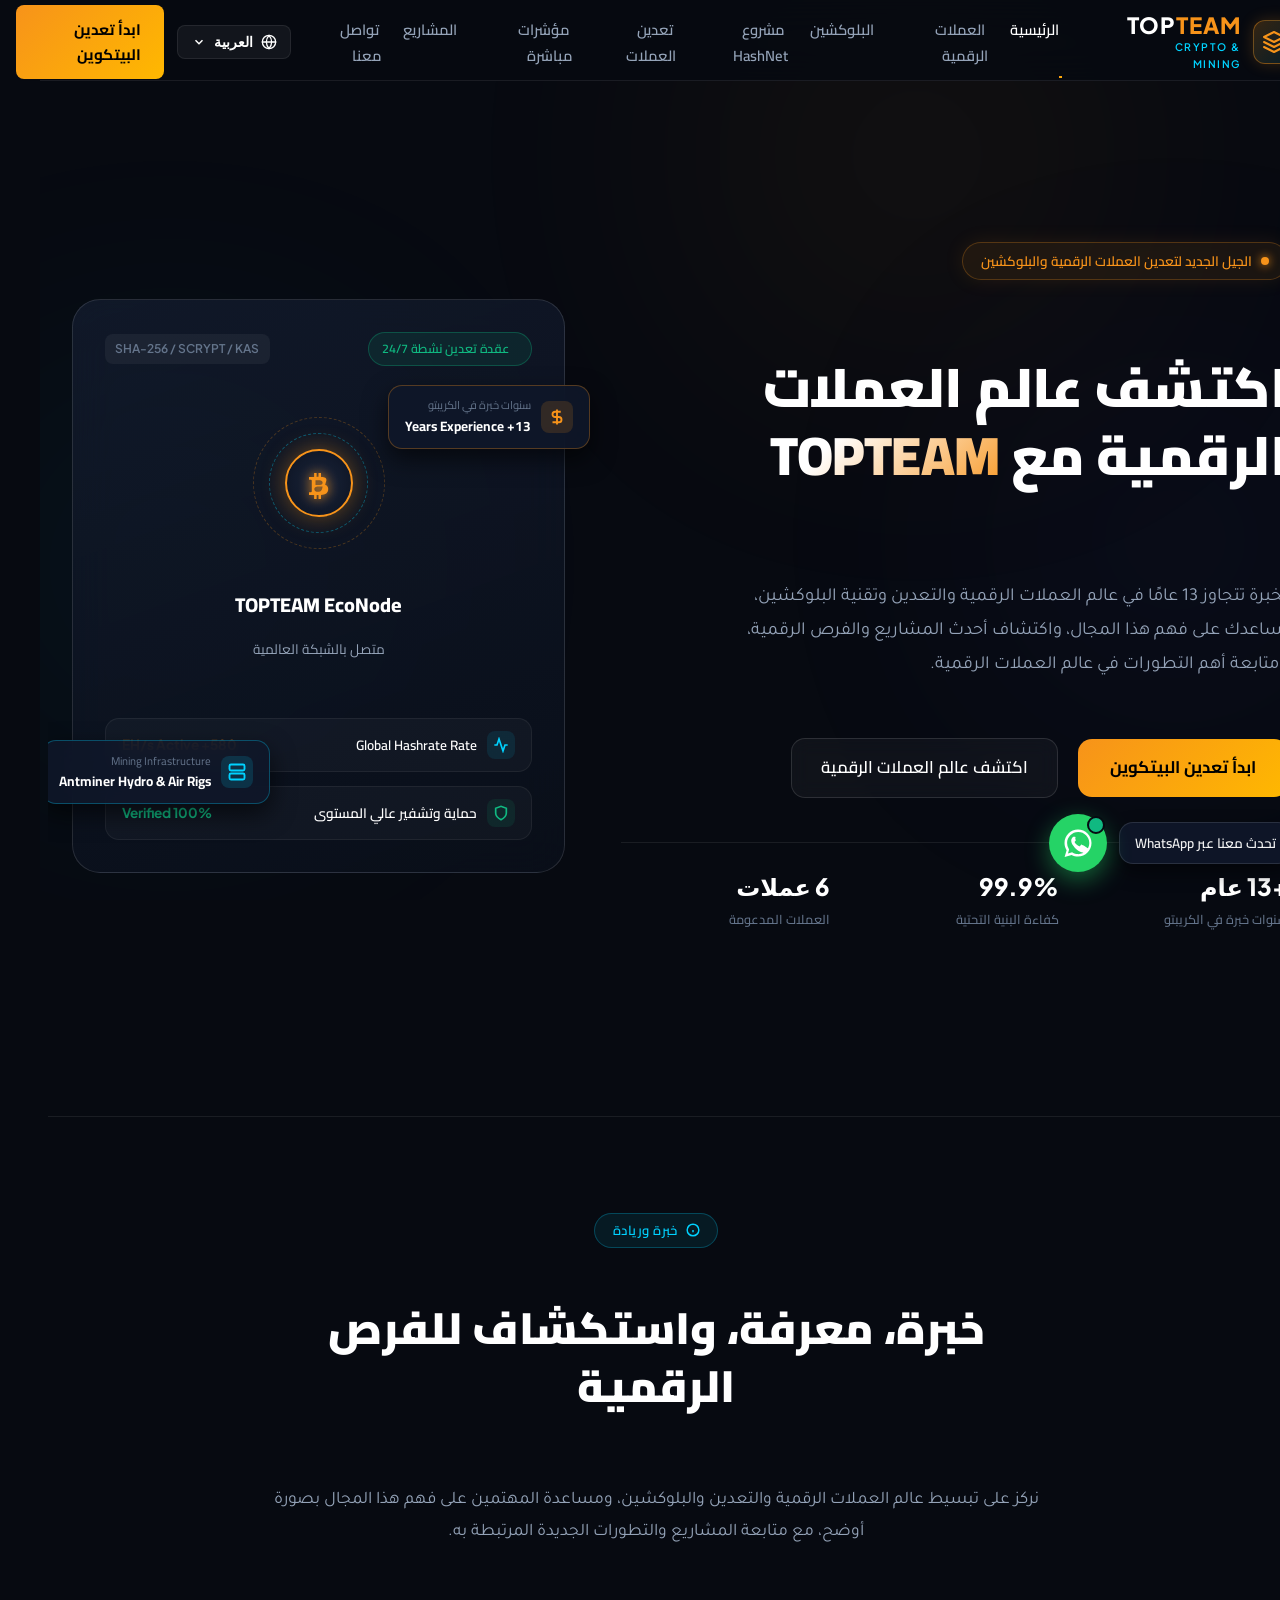
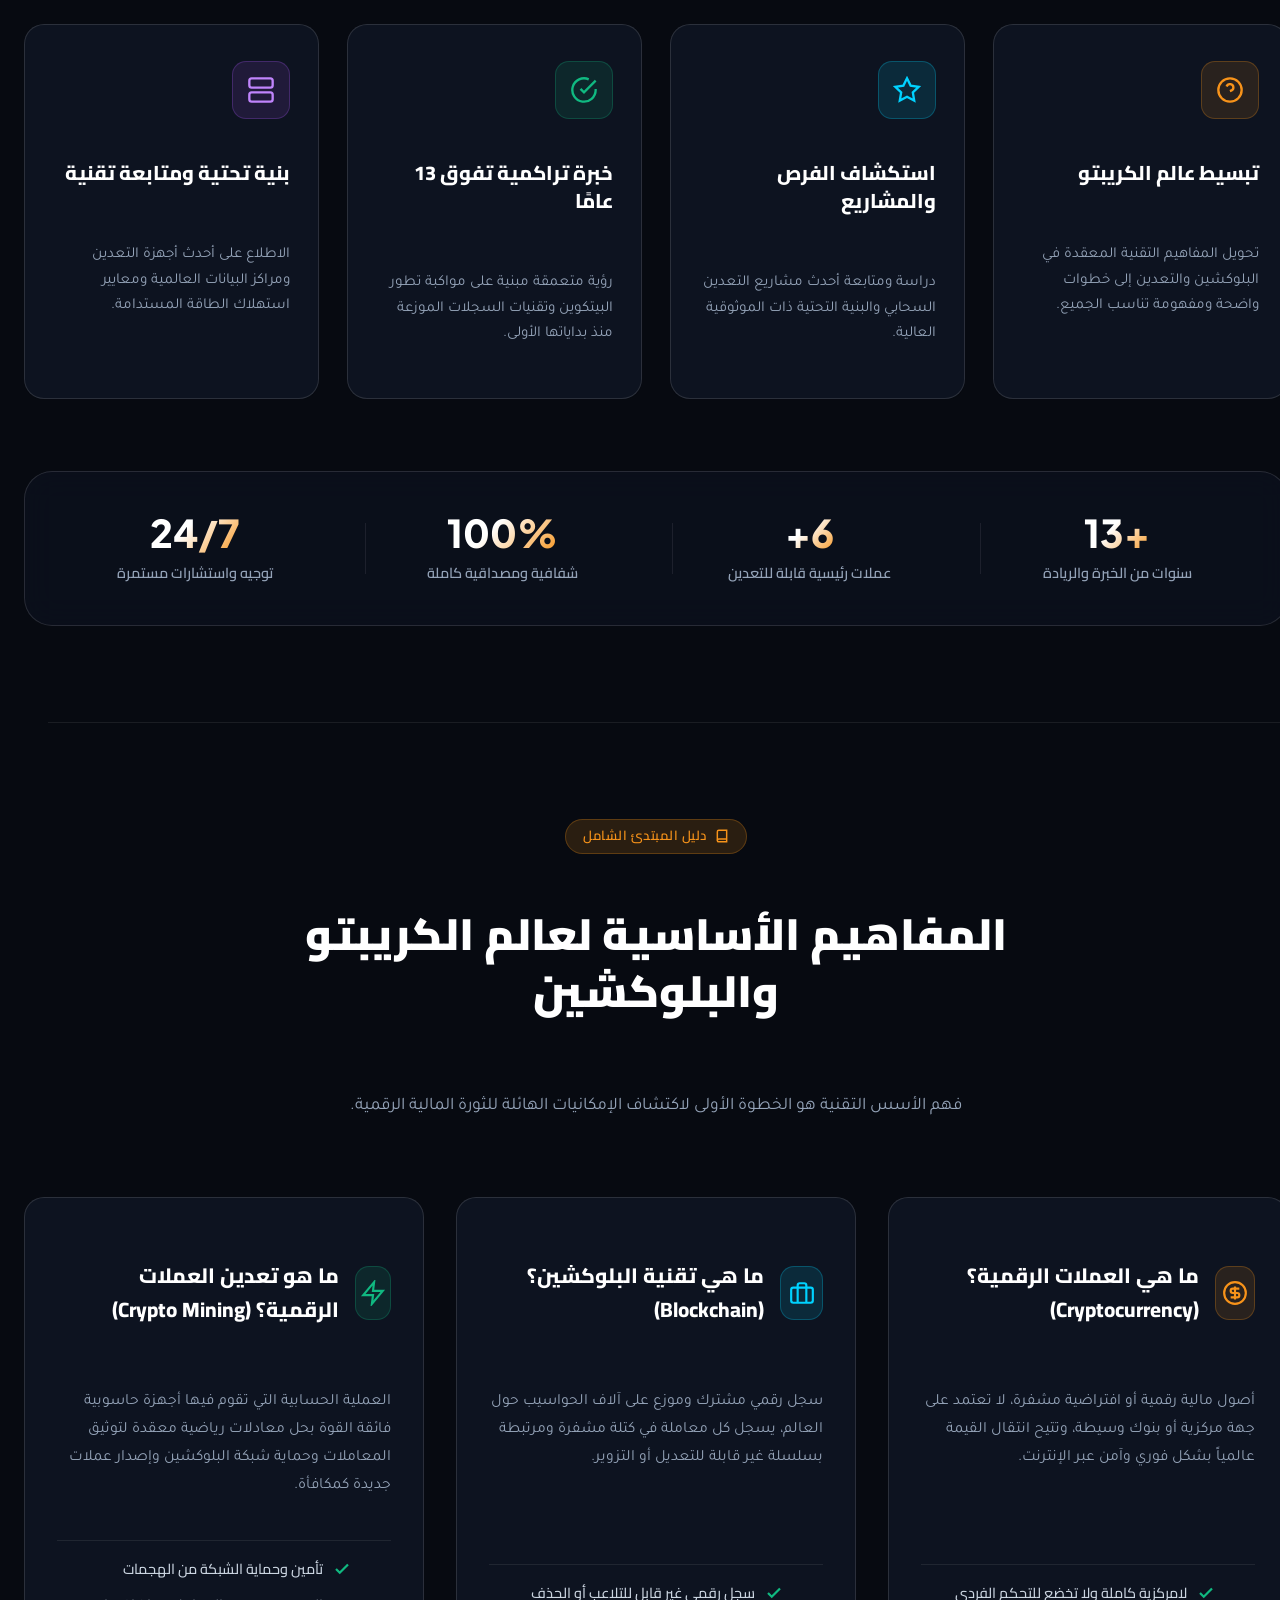
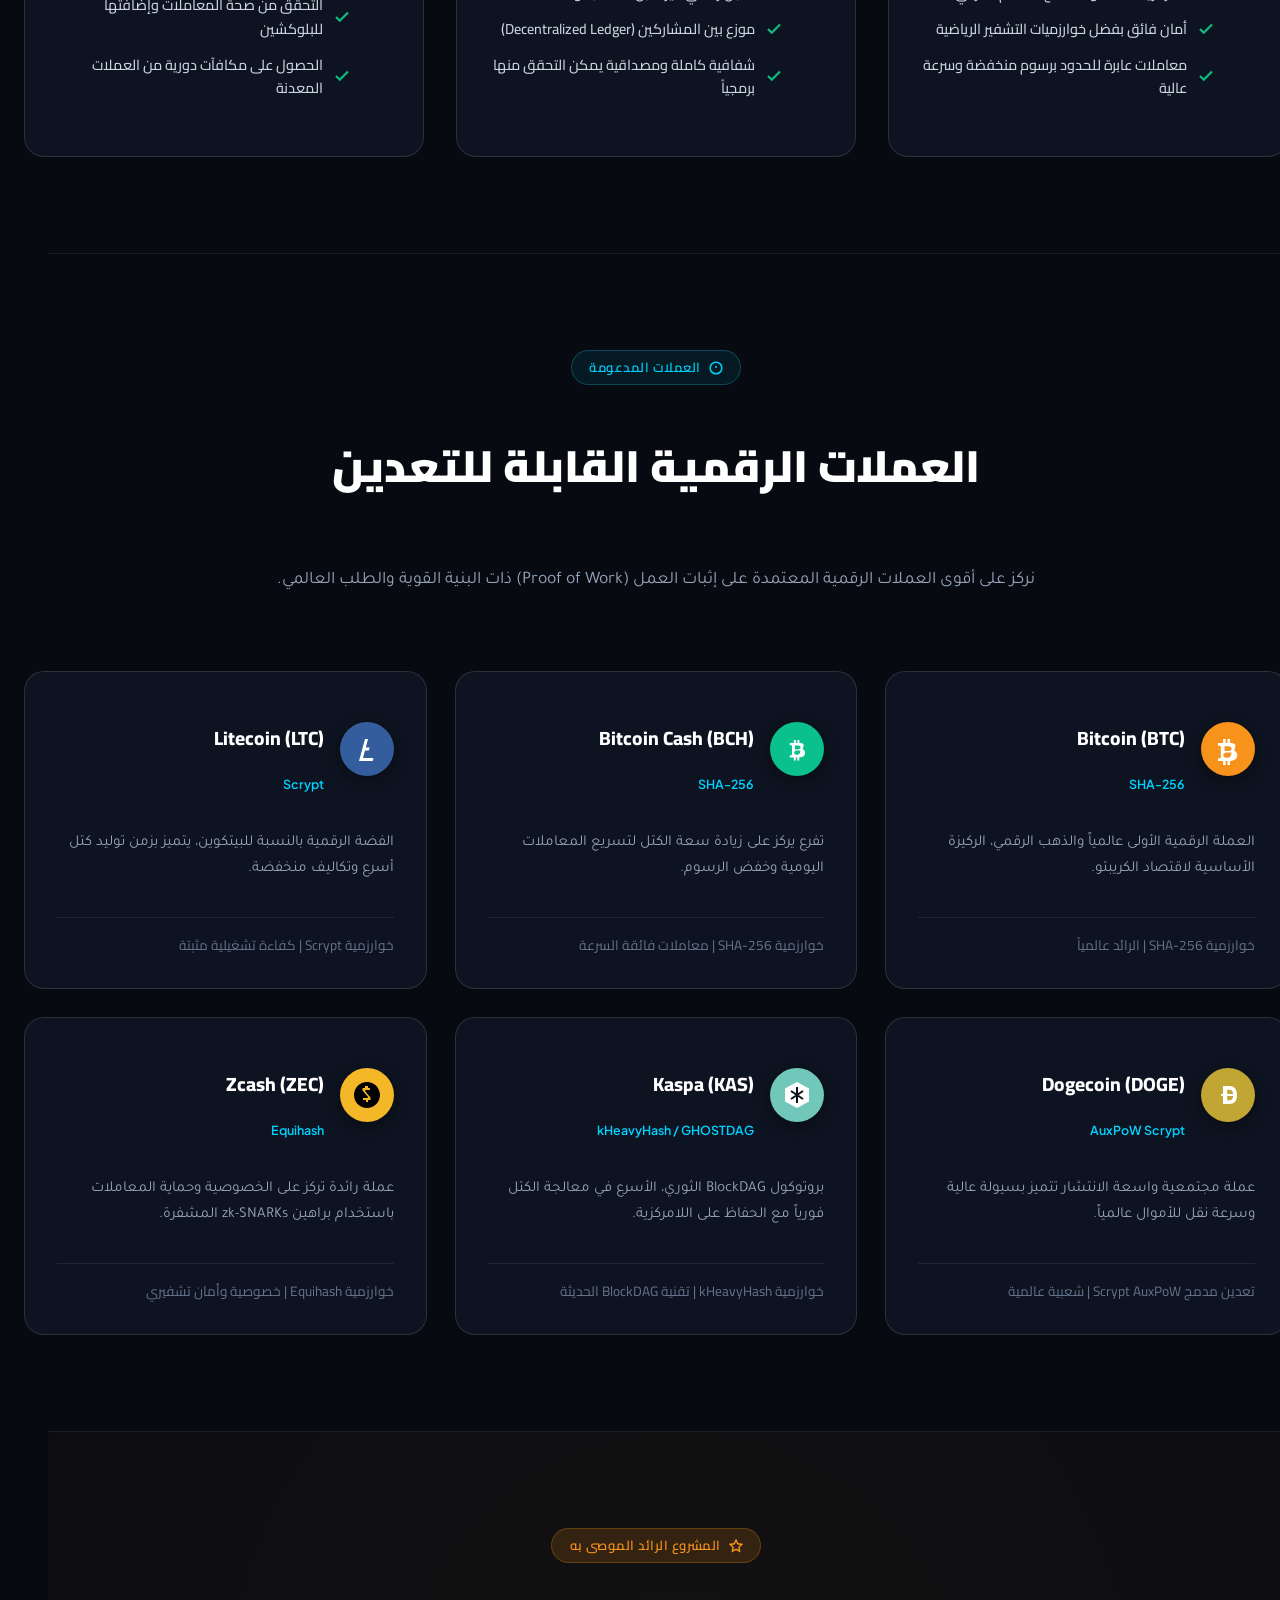
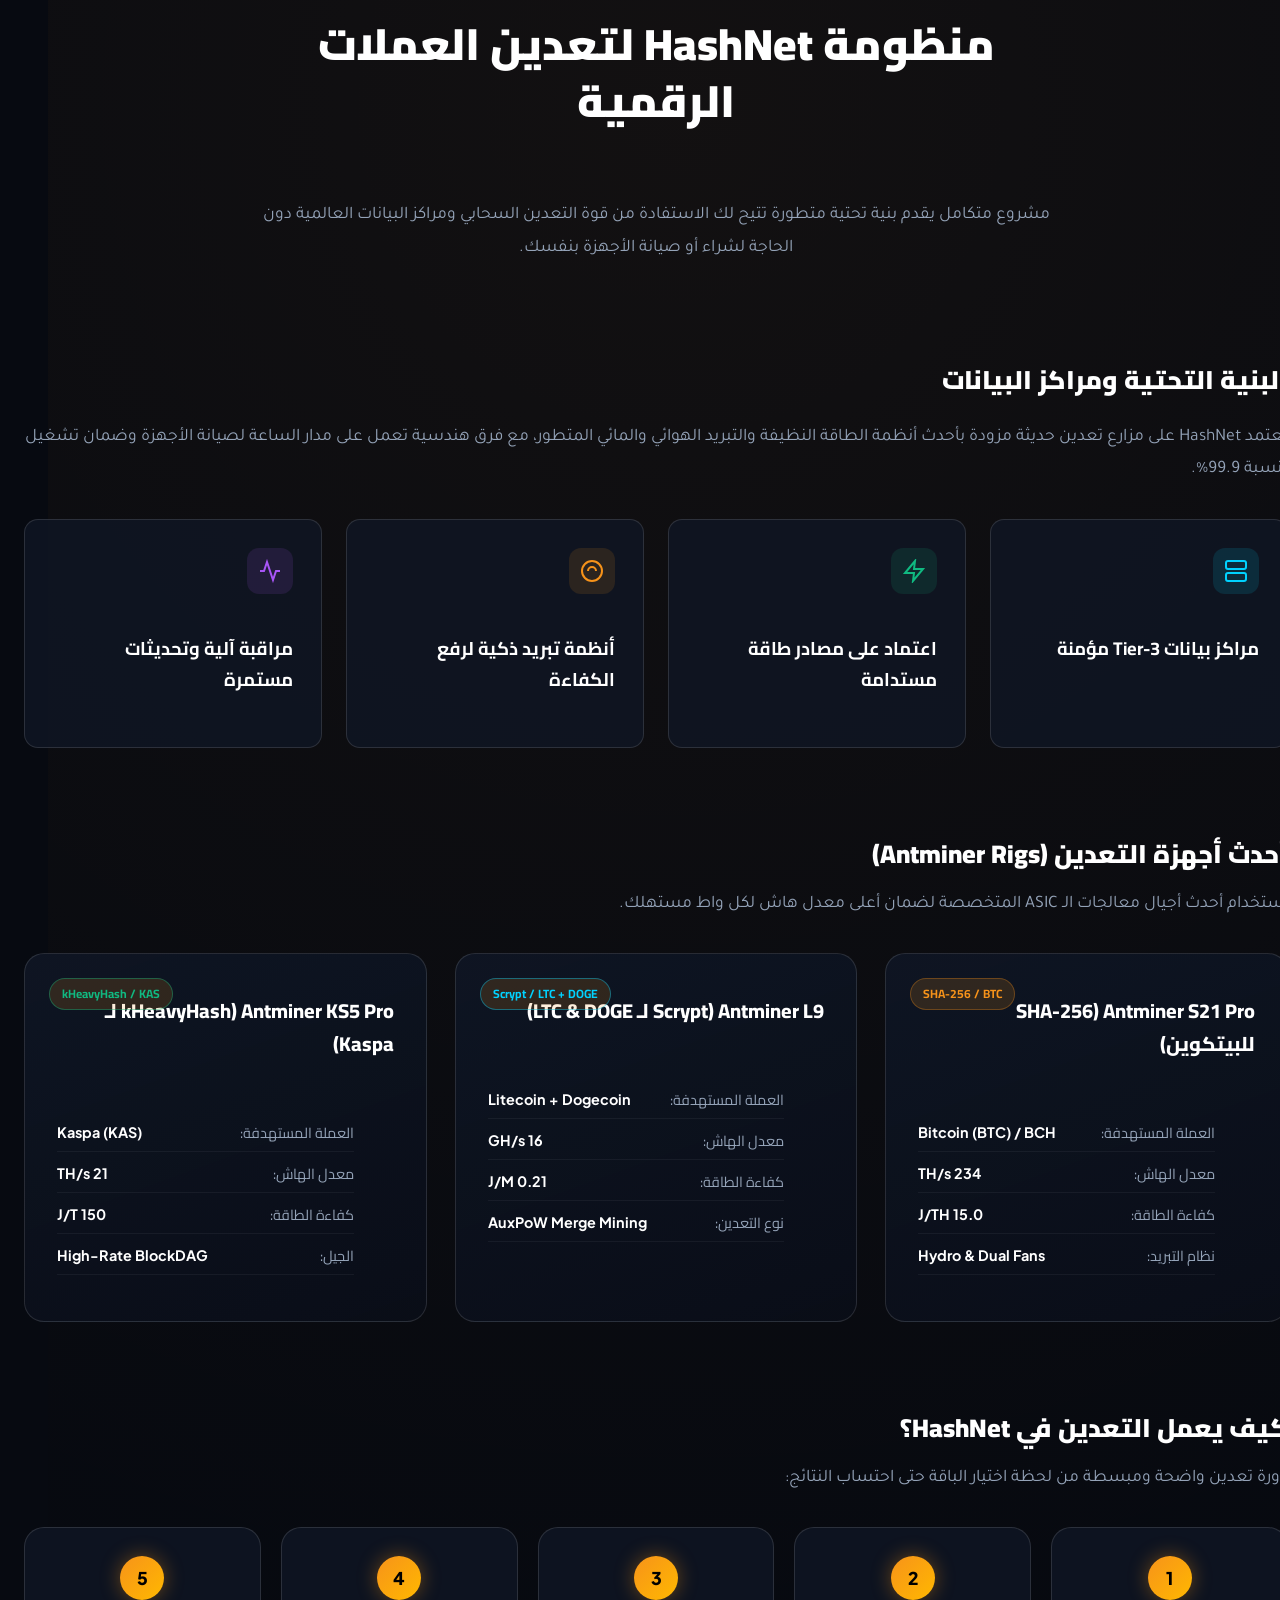
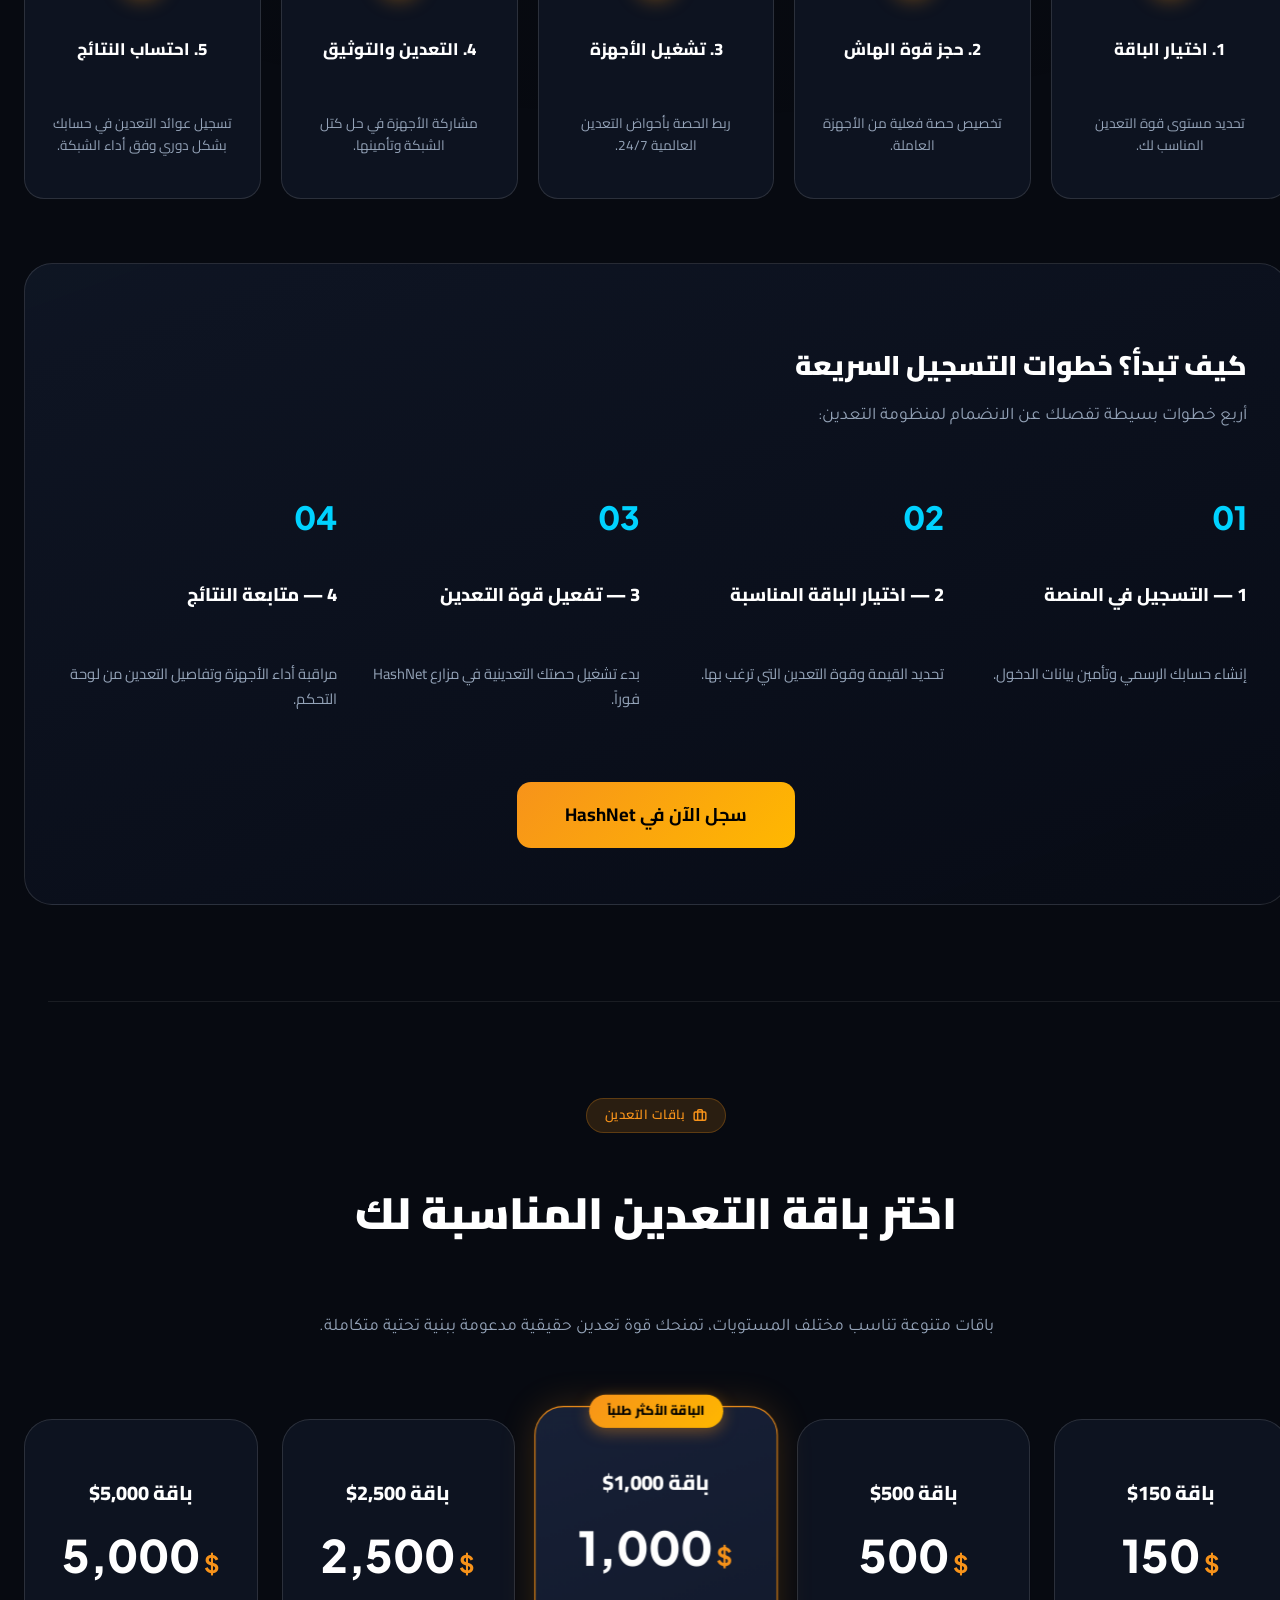
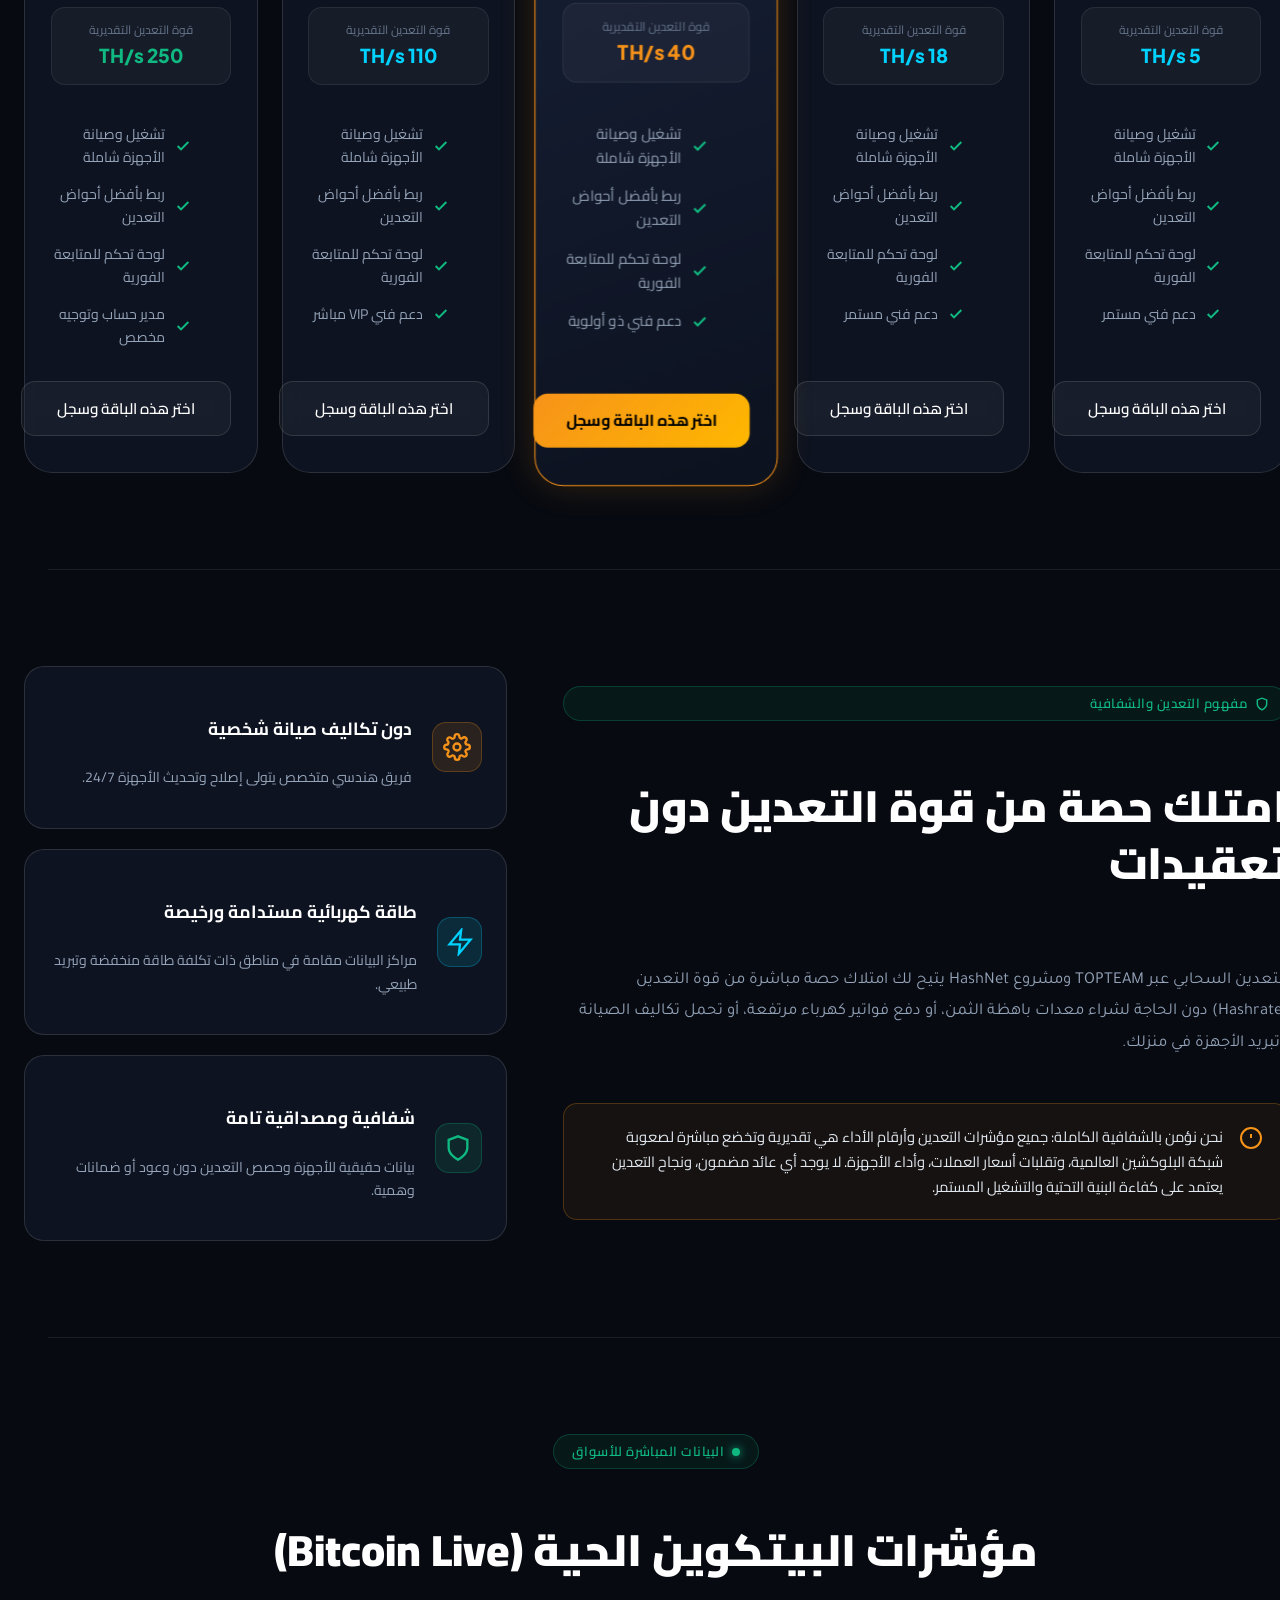
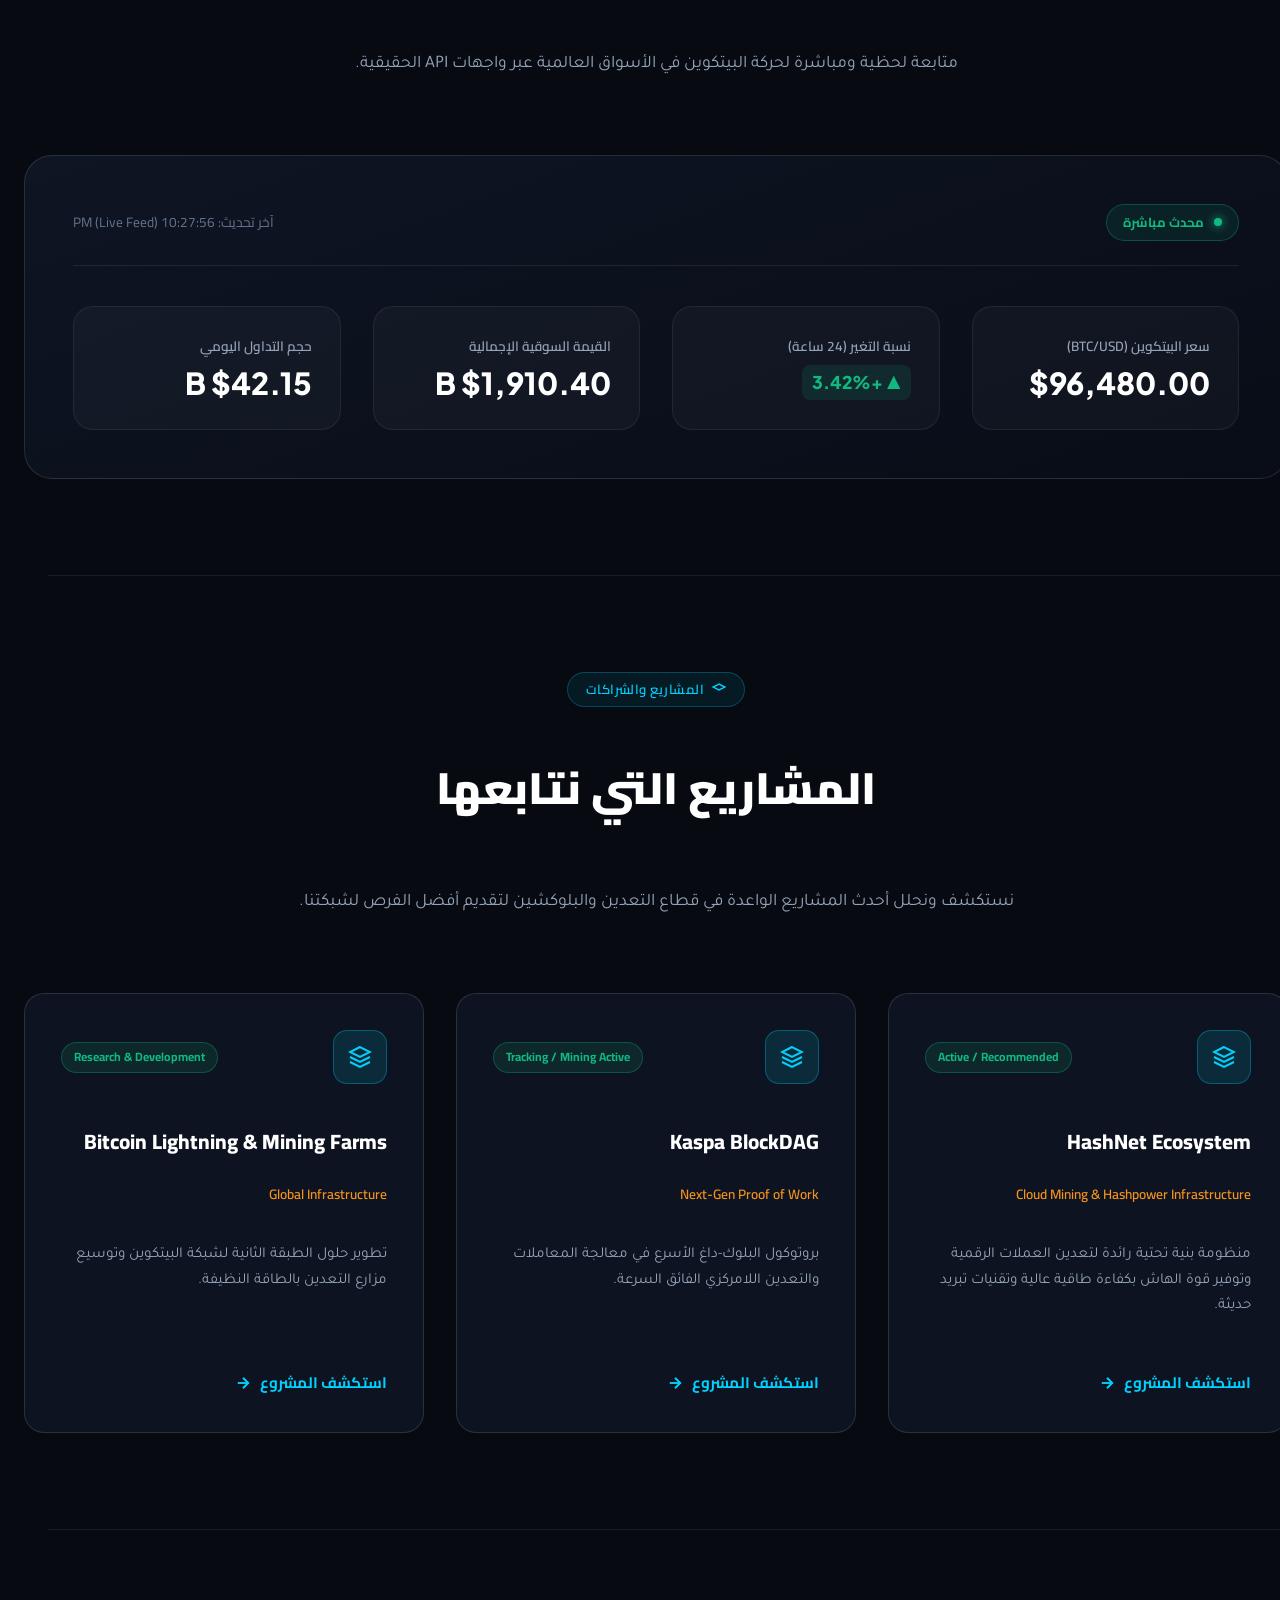
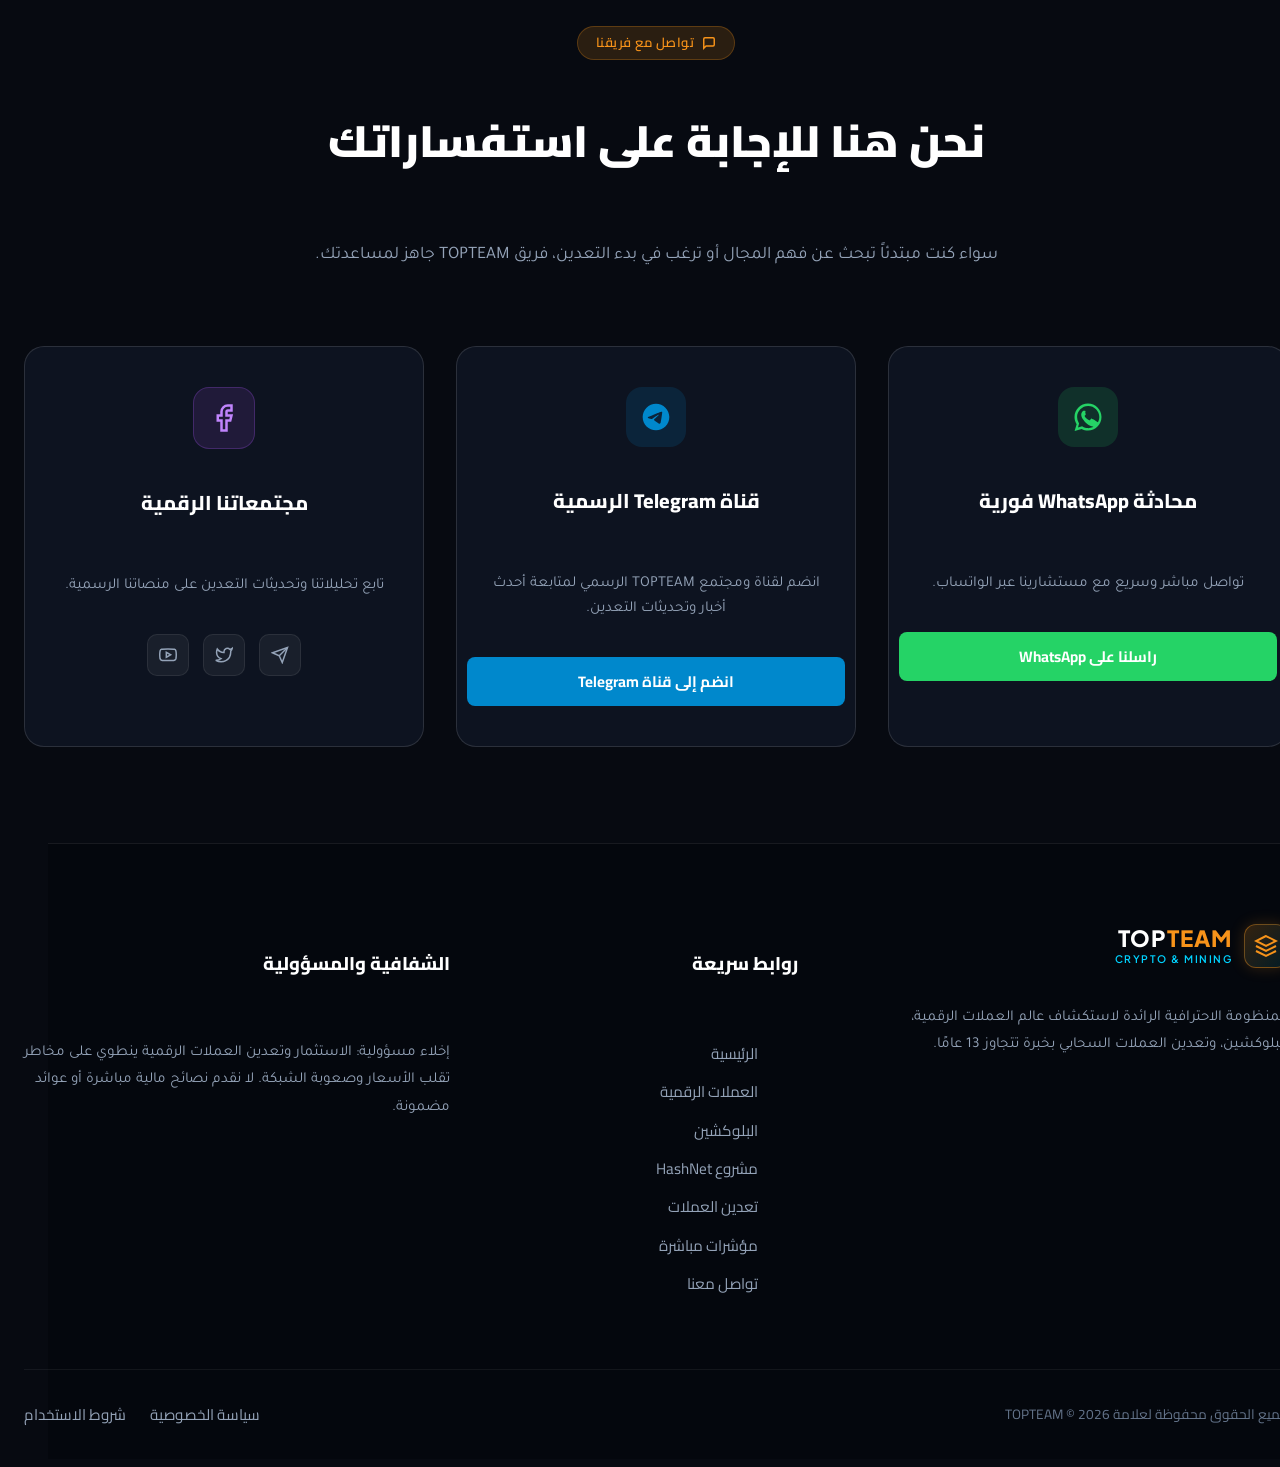
<file: TOPTEAM_NEW_SITE/index.html>
<!DOCTYPE html>
<html lang="ar" dir="rtl">
<head>
  <meta charset="UTF-8">
  <meta name="viewport" content="width=device-width, initial-scale=1.0">
  <title>TOPTEAM | المنظومة المتكاملة للعملات الرقمية وتعدين البيتكوين والبلوكشين</title>
  <meta name="description" content="اكتشف عالم العملات الرقمية وتعدين البيتكوين مع TOPTEAM. خبرة تتجاوز 13 عامًا في تقنية البلوكشين واستكشاف أحدث الفرص ومشاريع التعدين السحابي ومشروع HashNet.">
  
  <!-- Favicon (SVG) -->
  <link rel="icon" type="image/svg+xml" href="data:image/svg+xml,<svg xmlns='http://www.w3.org/2000/svg' viewBox='0 0 100 100'><rect width='100' height='100' rx='25' fill='%230c111d'/><path d='M50 15 L80 32 L80 68 L50 85 L20 68 L20 32 Z' fill='none' stroke='%23f7931a' stroke-width='6'/><path d='M50 32 L50 68 M35 42 L65 58 M65 42 L35 58' stroke='%2300d2ff' stroke-width='4'/></svg>">

  <!-- Preconnect to Google Fonts -->
  <link rel="preconnect" href="https://fonts.googleapis.com">
  <link rel="preconnect" href="https://fonts.gstatic.com" crossorigin>

  <!-- Core CSS Styles -->
  <link rel="stylesheet" href="css/styles.css">
</head>
<body>

  <!-- Ambient Light Orbs -->
  <div class="ambient-glow" aria-hidden="true">
    <div class="glow-orb glow-orb-1"></div>
    <div class="glow-orb glow-orb-2"></div>
    <div class="glow-orb glow-orb-3"></div>
  </div>

  <!-- =========================================================================
       FIXED HEADER / NAVBAR
       ========================================================================= -->
  <header class="header-sticky" id="mainHeader">
    <div class="container">
      <nav class="navbar" aria-label="Main Navigation">
        
        <!-- Brand Logo -->
        <a href="#hero" class="brand-logo" id="brandLogo">
          <div class="brand-icon">
            <svg width="24" height="24" viewBox="0 0 24 24" fill="none" stroke="currentColor" stroke-width="2" stroke-linecap="round" stroke-linejoin="round">
              <path d="M12 2L2 7l10 5 10-5-10-5zM2 17l10 5 10-5M2 12l10 5 10-5"/>
            </svg>
          </div>
          <div class="brand-text">
            <div class="brand-name">TOP<span>TEAM</span></div>
            <div class="brand-tagline">Crypto & Mining</div>
          </div>
        </a>

        <!-- Desktop Navigation Links -->
        <ul class="nav-links">
          <li><a href="#hero" class="nav-link active" data-i18n="nav.home">الرئيسية</a></li>
          <li><a href="#edu-section" class="nav-link" data-i18n="nav.crypto">العملات الرقمية</a></li>
          <li><a href="#coins-section" class="nav-link" data-i18n="nav.blockchain">العملات المدعومة</a></li>
          <li><a href="#hashnet-section" class="nav-link" data-i18n="nav.hashnet">مشروع HashNet</a></li>
          <li><a href="#packages-section" class="nav-link" data-i18n="nav.mining">باقات التعدين</a></li>
          <li><a href="#live-btc-section" class="nav-link" data-i18n="nav.live">مؤشرات مباشرة</a></li>
          <li><a href="#projects-section" class="nav-link" data-i18n="nav.projects">المشاريع</a></li>
          <li><a href="#contact-section" class="nav-link" data-i18n="nav.contact">تواصل معنا</a></li>
        </ul>

        <!-- Action Items (Language Switcher + Primary CTA) -->
        <div class="nav-actions">
          
          <!-- Language Dropdown -->
          <div class="lang-dropdown-wrapper" id="langDropdown">
            <button type="button" class="lang-btn" aria-label="اختيار اللغة" id="langBtn">
              <svg width="16" height="16" viewBox="0 0 24 24" fill="none" stroke="currentColor" stroke-width="2" stroke-linecap="round" stroke-linejoin="round">
                <circle cx="12" cy="12" r="10"></circle>
                <line x1="2" y1="12" x2="22" y2="12"></line>
                <path d="M12 2a15.3 15.3 0 0 1 4 10 15.3 15.3 0 0 1-4 10 15.3 15.3 0 0 1-4-10 15.3 15.3 0 0 1 4-10z"></path>
              </svg>
              <span class="current-lang-label">العربية</span>
              <svg class="chevron" viewBox="0 0 24 24" fill="none" stroke="currentColor" stroke-width="2.5">
                <polyline points="6 9 12 15 18 9"></polyline>
              </svg>
            </button>
            <ul class="lang-menu" id="langMenu">
              <li class="lang-item active" data-lang="ar">العربية (AR)</li>
              <li class="lang-item" data-lang="en">English (EN)</li>
              <li class="lang-item" data-lang="fr">Français (FR)</li>
              <li class="lang-item" data-lang="es">Español (ES)</li>
            </ul>
          </div>

          <!-- Header CTA Button (Direct Official Referral Link) -->
          <a href="https://app.hashnet.ai/Topteam2" target="_blank" rel="noopener noreferrer" class="btn-primary btn-referral-start" id="headerCtaBtn" data-i18n="nav.startMining">
            <svg width="18" height="18" viewBox="0 0 24 24" fill="none" stroke="currentColor" stroke-width="2.5" stroke-linecap="round" stroke-linejoin="round">
              <polygon points="13 2 3 14 12 14 11 22 21 10 12 10 13 2"></polygon>
            </svg>
            <span>ابدأ تعدين البيتكوين</span>
          </a>

          <!-- Mobile Hamburger Menu Button -->
          <button type="button" class="mobile-menu-toggle" id="mobileMenuToggle" aria-label="فتح القائمة">
            <svg width="24" height="24" viewBox="0 0 24 24" fill="none" stroke="currentColor" stroke-width="2" stroke-linecap="round" stroke-linejoin="round">
              <line x1="3" y1="12" x2="21" y2="12"></line>
              <line x1="3" y1="6" x2="21" y2="6"></line>
              <line x1="3" y1="18" x2="21" y2="18"></line>
            </svg>
          </button>
        </div>

      </nav>
    </div>
  </header>

  <!-- Mobile Navigation Drawer -->
  <div class="drawer-backdrop" id="drawerBackdrop"></div>
  <aside class="mobile-drawer" id="mobileDrawer">
    <div class="mobile-drawer-header">
      <div class="brand-name">TOP<span>TEAM</span></div>
      <button class="drawer-close" id="drawerClose" aria-label="إغلاق القائمة">&times;</button>
    </div>
    <ul class="drawer-nav-links">
      <li><a href="#hero" class="drawer-nav-link" data-i18n="nav.home">الرئيسية</a></li>
      <li><a href="#edu-section" class="drawer-nav-link" data-i18n="nav.crypto">العملات الرقمية</a></li>
      <li><a href="#coins-section" class="drawer-nav-link" data-i18n="nav.blockchain">العملات المدعومة</a></li>
      <li><a href="#hashnet-section" class="drawer-nav-link" data-i18n="nav.hashnet">مشروع HashNet</a></li>
      <li><a href="#packages-section" class="drawer-nav-link" data-i18n="nav.mining">باقات التعدين</a></li>
      <li><a href="#live-btc-section" class="drawer-nav-link" data-i18n="nav.live">مؤشرات مباشرة</a></li>
      <li><a href="#projects-section" class="drawer-nav-link" data-i18n="nav.projects">المشاريع</a></li>
      <li><a href="#contact-section" class="drawer-nav-link" data-i18n="nav.contact">تواصل معنا</a></li>
    </ul>
    <div style="margin-top: auto; padding-top: 1rem;">
      <a href="https://app.hashnet.ai/Topteam2" target="_blank" rel="noopener noreferrer" class="btn-primary btn-referral-start" style="width: 100%;" data-i18n="nav.startMining">
        <span>ابدأ تعدين البيتكوين</span>
      </a>
    </div>
  </aside>


  <!-- =========================================================================
       MAIN CONTENT
       ========================================================================= -->
  <main>
    
    <!-- 1. HERO SECTION -->
    <section class="hero-section" id="hero">
      <div class="container">
        <div class="hero-grid">
          
          <!-- Hero Main Content Column -->
          <div class="hero-content">
            
            <!-- Hero Pill Badge -->
            <div class="hero-pill">
              <span class="pulsing-dot"></span>
              <span data-i18n="hero.badge">الجيل الجديد لتعدين العملات الرقمية والبلوكشين</span>
            </div>

            <!-- Hero Headline -->
            <h1 class="hero-title">
              <span data-i18n="hero.titleStart">اكتشف عالم العملات الرقمية مع</span>
              <span class="brand-gradient">TOPTEAM</span>
            </h1>

            <!-- Hero Subtitle & Description -->
            <p class="hero-desc" data-i18n="hero.description">
              بخبرة تتجاوز 13 عامًا في عالم العملات الرقمية والتعدين وتقنية البلوكشين، نساعدك على فهم هذا المجال، واكتشاف أحدث المشاريع والفرص الرقمية، ومتابعة أهم التطورات في عالم العملات الرقمية.
            </p>

            <!-- Hero CTA Buttons -->
            <div class="hero-cta-group">
              <!-- Primary Referral CTA -->
              <a href="https://app.hashnet.ai/Topteam2" target="_blank" rel="noopener noreferrer" class="btn-primary btn-hero-primary btn-referral-start" id="heroPrimaryCta" data-i18n="hero.btnPrimary">
                <svg width="20" height="20" viewBox="0 0 24 24" fill="none" stroke="currentColor" stroke-width="2.5" stroke-linecap="round" stroke-linejoin="round">
                  <polygon points="13 2 3 14 12 14 11 22 21 10 12 10 13 2"></polygon>
                </svg>
                <span>ابدأ تعدين البيتكوين</span>
              </a>

              <!-- Secondary Explore CTA -->
              <a href="#intro-experience" class="btn-secondary btn-hero-secondary" id="heroSecondaryCta" data-i18n="hero.btnSecondary">
                <svg width="20" height="20" viewBox="0 0 24 24" fill="none" stroke="currentColor" stroke-width="2.5" stroke-linecap="round" stroke-linejoin="round">
                  <circle cx="12" cy="12" r="10"></circle>
                  <polygon points="10 8 16 12 10 16 10 8"></polygon>
                </svg>
                <span>اكتشف عالم العملات الرقمية</span>
              </a>
            </div>

            <!-- Hero Quick Stats -->
            <div class="hero-mini-stats">
              <div class="mini-stat-item">
                <div class="mini-stat-val" data-i18n="hero.stat1Val">+13 عام</div>
                <div class="mini-stat-label" data-i18n="hero.stat1Label">سنوات خبرة في الكريبتو</div>
              </div>
              <div class="mini-stat-item">
                <div class="mini-stat-val" data-i18n="hero.stat2Val">99.9%</div>
                <div class="mini-stat-label" data-i18n="hero.stat2Label">كفاءة البنية التحتية</div>
              </div>
              <div class="mini-stat-item">
                <div class="mini-stat-val" data-i18n="hero.stat3Val">6 عملات</div>
                <div class="mini-stat-label" data-i18n="hero.stat3Label">العملات المدعومة</div>
              </div>
            </div>

          </div>

          <!-- Hero Visual Column (Interactive 3D Crypto Node Display) -->
          <div class="hero-visual-wrapper">
            
            <div class="float-badge float-badge-1">
              <div class="badge-icon-box badge-gold">
                <svg width="18" height="18" viewBox="0 0 24 24" fill="none" stroke="currentColor" stroke-width="2.5">
                  <path d="M12 2v20M17 5H9.5a3.5 3.5 0 0 0 0 7h5a3.5 3.5 0 0 1 0 7H6"/>
                </svg>
              </div>
              <div class="badge-text-group">
                <span class="badge-label" data-i18n="hero.stat1Label">سنوات خبرة في الكريبتو</span>
                <span class="badge-val">13+ Years Experience</span>
              </div>
            </div>

            <div class="float-badge float-badge-2">
              <div class="badge-icon-box badge-cyan">
                <svg width="18" height="18" viewBox="0 0 24 24" fill="none" stroke="currentColor" stroke-width="2.5">
                  <rect x="2" y="2" width="20" height="8" rx="2" ry="2"></rect>
                  <rect x="2" y="14" width="20" height="8" rx="2" ry="2"></rect>
                  <line x1="6" y1="6" x2="6.01" y2="6"></line>
                  <line x1="6" y1="18" x2="6.01" y2="18"></line>
                </svg>
              </div>
              <div class="badge-text-group">
                <span class="badge-label">Mining Infrastructure</span>
                <span class="badge-val">Antminer Hydro & Air Rigs</span>
              </div>
            </div>

            <div class="crypto-node-card">
              <div class="node-card-header">
                <div class="node-chip">
                  <span class="chip-dot"></span>
                  <span data-i18n="hero.cardBadge">عقدة تعدين نشطة 24/7</span>
                </div>
                <div class="node-network-tag">SHA-256 / SCRYPT / KAS</div>
              </div>

              <div class="node-core-display">
                <div class="core-hologram">
                  <div class="hologram-ring ring-outer"></div>
                  <div class="hologram-ring ring-inner"></div>
                  <div class="core-symbol">
                    <svg viewBox="0 0 32 32" fill="currentColor">
                      <path d="M23.188 14.156c0.5-1.125 0.313-2.688-0.875-3.5-1-0.688-2.625-0.813-4.313-0.75v-3.906h-2.5v3.813c-0.625 0-1.25 0-1.875 0.063v-3.875h-2.5v3.969c-0.625 0.031-1.25 0.063-1.875 0.125h-3.25v2.75h1.75c0.688 0 1.063 0.375 1.063 1v10.375c0 0.625-0.375 1-1.063 1h-1.75v2.75h3.188c0.625 0.031 1.25 0.063 1.938 0.063v3.938h2.5v-3.875c0.625 0 1.25 0 1.875-0.031v3.906h2.5v-3.969c4.375-0.313 7.375-1.75 7.188-6.188-0.063-2.188-1.313-3.375-3.063-4m-6.688-4.5c1.875 0 4.188 0.375 4.188 2.375 0 2-2.313 2.375-4.188 2.375h-2.938v-4.75h2.938m0.625 11.5c-2.125 0-4.688-0.375-4.688-2.625 0-2.25 2.563-2.625 4.688-2.625h3.438c0 2.25-1.313 5.25-3.438 5.25z"/>
                    </svg>
                  </div>
                </div>
                <h3 class="node-title-main">TOPTEAM EcoNode</h3>
                <p class="node-subtitle-status" data-i18n="hero.liveStatus">متصل بالشبكة العالمية</p>
              </div>

              <div class="node-metrics-stack">
                <div class="metric-bar-item">
                  <div class="metric-bar-left">
                    <div class="metric-bar-icon">
                      <svg width="16" height="16" viewBox="0 0 24 24" fill="none" stroke="currentColor" stroke-width="2.5">
                        <polyline points="22 12 18 12 15 21 9 3 6 12 2 12"></polyline>
                      </svg>
                    </div>
                    <span class="metric-bar-name">Global Hashrate Rate</span>
                  </div>
                  <span class="metric-bar-val">580+ EH/s Active</span>
                </div>

                <div class="metric-bar-item">
                  <div class="metric-bar-left">
                    <div class="metric-bar-icon" style="background: rgba(16, 185, 129, 0.1); color: var(--accent-emerald);">
                      <svg width="16" height="16" viewBox="0 0 24 24" fill="none" stroke="currentColor" stroke-width="2.5">
                        <path d="M12 22s8-4 8-10V5l-8-3-8 3v7c0 6 8 10 8 10z"></path>
                      </svg>
                    </div>
                    <span class="metric-bar-name" data-i18n="hero.nodeSecurity">حماية وتشفير عالي المستوى</span>
                  </div>
                  <span class="metric-bar-val" style="color: var(--accent-emerald);">Verified 100%</span>
                </div>
              </div>

            </div>

          </div>

        </div>
      </div>
    </section>


    <!-- 2. SECTION: خبرة، معرفة، واستكشاف للفرص الرقمية (INTRO EXPERIENCE) -->
    <section class="section-intro" id="intro-experience">
      <div class="container">
        
        <div class="section-header">
          <div class="section-badge">
            <svg width="14" height="14" viewBox="0 0 24 24" fill="none" stroke="currentColor" stroke-width="2.5">
              <circle cx="12" cy="12" r="10"></circle>
              <line x1="12" y1="16" x2="12" y2="12"></line>
              <line x1="12" y1="8" x2="12.01" y2="8"></line>
            </svg>
            <span data-i18n="intro.badge">خبرة وريادة</span>
          </div>
          
          <h2 class="section-title" data-i18n="intro.title">
            خبرة، معرفة، واستكشاف للفرص الرقمية
          </h2>

          <p class="section-desc" data-i18n="intro.description">
            نركز على تبسيط عالم العملات الرقمية والتعدين والبلوكشين، ومساعدة المهتمين على فهم هذا المجال بصورة أوضح، مع متابعة المشاريع والتطورات الجديدة المرتبطة به.
          </p>
        </div>

        <div class="intro-cards-grid">
          
          <div class="feature-card">
            <div class="card-icon-wrapper icon-gold">
              <svg viewBox="0 0 24 24" fill="none" stroke="currentColor" stroke-width="2">
                <circle cx="12" cy="12" r="10"></circle>
                <path d="M9.09 9a3 3 0 0 1 5.83 1c0 2-3 3-3 3"></path>
                <line x1="12" y1="17" x2="12.01" y2="17"></line>
              </svg>
            </div>
            <h3 class="card-title" data-i18n="intro.card1Title">تبسيط عالم الكريبتو</h3>
            <p class="card-desc" data-i18n="intro.card1Desc">
              تحويل المفاهيم التقنية المعقدة في البلوكشين والتعدين إلى خطوات واضحة ومفهومة تناسب الجميع.
            </p>
          </div>

          <div class="feature-card">
            <div class="card-icon-wrapper icon-cyan">
              <svg viewBox="0 0 24 24" fill="none" stroke="currentColor" stroke-width="2">
                <polygon points="12 2 15.09 8.26 22 9.27 17 14.14 18.18 21.02 12 17.77 5.82 21.02 7 14.14 2 9.27 8.91 8.26 12 2"></polygon>
              </svg>
            </div>
            <h3 class="card-title" data-i18n="intro.card2Title">استكشاف الفرص والمشاريع</h3>
            <p class="card-desc" data-i18n="intro.card2Desc">
              دراسة ومتابعة أحدث مشاريع التعدين السحابي والبنية التحتية ذات الموثوقية العالية.
            </p>
          </div>

          <div class="feature-card">
            <div class="card-icon-wrapper icon-emerald">
              <svg viewBox="0 0 24 24" fill="none" stroke="currentColor" stroke-width="2">
                <path d="M22 11.08V12a10 10 0 1 1-5.93-9.14"></path>
                <polyline points="22 4 12 14.01 9 11.01"></polyline>
              </svg>
            </div>
            <h3 class="card-title" data-i18n="intro.card3Title">خبرة تراكمية تفوق 13 عامًا</h3>
            <p class="card-desc" data-i18n="intro.card3Desc">
              رؤية متعمقة مبنية على مواكبة تطور البيتكوين وتقنيات السجلات الموزعة منذ بداياتها الأولى.
            </p>
          </div>

          <div class="feature-card">
            <div class="card-icon-wrapper icon-purple">
              <svg viewBox="0 0 24 24" fill="none" stroke="currentColor" stroke-width="2">
                <rect x="2" y="2" width="20" height="8" rx="2" ry="2"></rect>
                <rect x="2" y="14" width="20" height="8" rx="2" ry="2"></rect>
                <line x1="6" y1="6" x2="6.01" y2="6"></line>
                <line x1="6" y1="18" x2="6.01" y2="18"></line>
              </svg>
            </div>
            <h3 class="card-title" data-i18n="intro.card4Title">بنية تحتية ومتابعة تقنية</h3>
            <p class="card-desc" data-i18n="intro.card4Desc">
              الاطلاع على أحدث أجهزة التعدين ومراكز البيانات العالمية ومعايير استهلاك الطاقة المستدامة.
            </p>
          </div>

        </div>

        <!-- Metric Counter Bar -->
        <div class="metrics-strip">
          <div class="metric-strip-item">
            <div class="metric-number">+13</div>
            <div class="metric-text" data-i18n="stats.experience">سنوات من الخبرة والريادة</div>
          </div>
          <div class="metric-strip-item">
            <div class="metric-number">6+</div>
            <div class="metric-text" data-i18n="stats.currencies">عملات رئيسية قابلة للتعدين</div>
          </div>
          <div class="metric-strip-item">
            <div class="metric-number">100%</div>
            <div class="metric-text" data-i18n="stats.transparency">شفافية ومصداقية كاملة</div>
          </div>
          <div class="metric-strip-item">
            <div class="metric-number">24/7</div>
            <div class="metric-text" data-i18n="stats.support">توجيه واستشارات مستمرة</div>
          </div>
        </div>

      </div>
    </section>


    <!-- 3. EDUCATIONAL SECTION: ما هي العملات؟ ما هو البلوكشين؟ ما هو التعدين؟ -->
    <section class="section-edu" id="edu-section">
      <div class="container">
        
        <div class="section-header">
          <div class="section-badge badge-gold">
            <svg width="14" height="14" viewBox="0 0 24 24" fill="none" stroke="currentColor" stroke-width="2.5">
              <path d="M4 19.5A2.5 2.5 0 0 1 6.5 17H20"></path>
              <path d="M6.5 2H20v20H6.5A2.5 2.5 0 0 1 4 19.5v-15A2.5 2.5 0 0 1 6.5 2z"></path>
            </svg>
            <span data-i18n="edu.badge">دليل المبتدئ الشامل</span>
          </div>

          <h2 class="section-title" data-i18n="edu.mainTitle">المفاهيم الأساسية لعالم الكريبتو والبلوكشين</h2>
          <p class="section-desc" data-i18n="edu.mainDesc">
            فهم الأسس التقنية هو الخطوة الأولى لاكتشاف الإمكانيات الهائلة للثورة المالية الرقمية.
          </p>
        </div>

        <div class="edu-cards-container">
          
          <!-- Card 1: What is Crypto? -->
          <div class="edu-card">
            <div class="edu-card-top">
              <div class="edu-icon-badge icon-gold">
                <svg width="26" height="26" viewBox="0 0 24 24" fill="none" stroke="currentColor" stroke-width="2">
                  <circle cx="12" cy="12" r="10"></circle>
                  <path d="M16 8h-6a2 2 0 1 0 0 4h4a2 2 0 1 1 0 4H8"></path>
                  <path d="M12 18V6"></path>
                </svg>
              </div>
              <h3 class="edu-title" data-i18n="edu.q1Title">ما هي العملات الرقمية؟</h3>
            </div>
            <p class="edu-text" data-i18n="edu.q1Desc">
              أصول مالية رقمية أو افتراضية مشفرة، لا تعتمد على جهة مركزية أو بنوك وسيطة، وتتيح انتقال القيمة عالمياً بشكل فوري وآمن عبر الإنترنت.
            </p>
            <ul class="edu-keypoints">
              <li class="edu-keypoint-item">
                <svg viewBox="0 0 24 24" fill="none" stroke="currentColor" stroke-width="3"><polyline points="20 6 9 17 4 12"></polyline></svg>
                <span data-i18n="edu.q1Point1">لامركزية كاملة ولا تخضع للتحكم الفردي</span>
              </li>
              <li class="edu-keypoint-item">
                <svg viewBox="0 0 24 24" fill="none" stroke="currentColor" stroke-width="3"><polyline points="20 6 9 17 4 12"></polyline></svg>
                <span data-i18n="edu.q1Point2">أمان فائق بفضل خوارزميات التشفير</span>
              </li>
              <li class="edu-keypoint-item">
                <svg viewBox="0 0 24 24" fill="none" stroke="currentColor" stroke-width="3"><polyline points="20 6 9 17 4 12"></polyline></svg>
                <span data-i18n="edu.q1Point3">معاملات عابرة للحدود برسوم منخفضة</span>
              </li>
            </ul>
          </div>

          <!-- Card 2: What is Blockchain? -->
          <div class="edu-card">
            <div class="edu-card-top">
              <div class="edu-icon-badge icon-cyan">
                <svg width="26" height="26" viewBox="0 0 24 24" fill="none" stroke="currentColor" stroke-width="2">
                  <rect x="2" y="7" width="20" height="14" rx="2" ry="2"></rect>
                  <path d="M16 21V5a2 2 0 0 0-2-2h-4a2 2 0 0 0-2 2v16"></path>
                </svg>
              </div>
              <h3 class="edu-title" data-i18n="edu.q2Title">ما هي تقنية البلوكشين؟</h3>
            </div>
            <p class="edu-text" data-i18n="edu.q2Desc">
              سجل رقمي مشترك وموزع على آلاف الحواسيب حول العالم، يسجل كل معاملة في كتلة مشفرة ومرتبطة بسلسلة غير قابلة للتعديل أو التزوير.
            </p>
            <ul class="edu-keypoints">
              <li class="edu-keypoint-item">
                <svg viewBox="0 0 24 24" fill="none" stroke="currentColor" stroke-width="3"><polyline points="20 6 9 17 4 12"></polyline></svg>
                <span data-i18n="edu.q2Point1">سجل رقمي غير قابل للتلاعب أو الحذف</span>
              </li>
              <li class="edu-keypoint-item">
                <svg viewBox="0 0 24 24" fill="none" stroke="currentColor" stroke-width="3"><polyline points="20 6 9 17 4 12"></polyline></svg>
                <span data-i18n="edu.q2Point2">موزع بين المشاركين (Decentralized)</span>
              </li>
              <li class="edu-keypoint-item">
                <svg viewBox="0 0 24 24" fill="none" stroke="currentColor" stroke-width="3"><polyline points="20 6 9 17 4 12"></polyline></svg>
                <span data-i18n="edu.q2Point3">شفافية كاملة ومصداقية برمجية</span>
              </li>
            </ul>
          </div>

          <!-- Card 3: What is Crypto Mining? -->
          <div class="edu-card">
            <div class="edu-card-top">
              <div class="edu-icon-badge icon-emerald">
                <svg width="26" height="26" viewBox="0 0 24 24" fill="none" stroke="currentColor" stroke-width="2">
                  <polygon points="13 2 3 14 12 14 11 22 21 10 12 10 13 2"></polygon>
                </svg>
              </div>
              <h3 class="edu-title" data-i18n="edu.q3Title">ما هو تعدين العملات؟</h3>
            </div>
            <p class="edu-text" data-i18n="edu.q3Desc">
              العملية الحسابية التي تقوم فيها أجهزة حاسوبية فائقة القوة بحل معادلات رياضية معقدة لتوثيق المعاملات وحماية شبكة البلوكشين وإصدار عملات جديدة.
            </p>
            <ul class="edu-keypoints">
              <li class="edu-keypoint-item">
                <svg viewBox="0 0 24 24" fill="none" stroke="currentColor" stroke-width="3"><polyline points="20 6 9 17 4 12"></polyline></svg>
                <span data-i18n="edu.q3Point1">تأمين وحماية الشبكة من الهجمات</span>
              </li>
              <li class="edu-keypoint-item">
                <svg viewBox="0 0 24 24" fill="none" stroke="currentColor" stroke-width="3"><polyline points="20 6 9 17 4 12"></polyline></svg>
                <span data-i18n="edu.q3Point2">التحقق من صحة المعاملات وتوثيقها</span>
              </li>
              <li class="edu-keypoint-item">
                <svg viewBox="0 0 24 24" fill="none" stroke="currentColor" stroke-width="3"><polyline points="20 6 9 17 4 12"></polyline></svg>
                <span data-i18n="edu.q3Point3">الحصول على مكافآت من العملات المعدنة</span>
              </li>
            </ul>
          </div>

        </div>

      </div>
    </section>


    <!-- 4. SUPPORTED COINS SECTION (قسم العملات الـ 6) -->
    <section class="section-coins" id="coins-section">
      <div class="container">
        
        <div class="section-header">
          <div class="section-badge">
            <svg width="14" height="14" viewBox="0 0 24 24" fill="none" stroke="currentColor" stroke-width="2.5">
              <circle cx="12" cy="12" r="10"></circle>
              <line x1="12" y1="8" x2="12" y2="12"></line>
              <line x1="12" y1="16" x2="12.01" y2="16"></line>
            </svg>
            <span data-i18n="coins.badge">العملات المدعومة</span>
          </div>

          <h2 class="section-title" data-i18n="coins.title">العملات الرقمية القابلة للتعدين</h2>
          <p class="section-desc" data-i18n="coins.desc">
            نركز على أقوى العملات الرقمية المعتمدة على إثبات العمل (Proof of Work) ذات البنية القوية والطلب العالمي.
          </p>
        </div>

        <div class="coins-grid">
          
          <!-- 1. Bitcoin (BTC) -->
          <div class="coin-card">
            <div class="coin-header">
              <div class="coin-logo-circle coin-logo-btc">
                <svg viewBox="0 0 32 32">
                  <path d="M23.188 14.156c0.5-1.125 0.313-2.688-0.875-3.5-1-0.688-2.625-0.813-4.313-0.75v-3.906h-2.5v3.813c-0.625 0-1.25 0-1.875 0.063v-3.875h-2.5v3.969c-0.625 0.031-1.25 0.063-1.875 0.125h-3.25v2.75h1.75c0.688 0 1.063 0.375 1.063 1v10.375c0 0.625-0.375 1-1.063 1h-1.75v2.75h3.188c0.625 0.031 1.25 0.063 1.938 0.063v3.938h2.5v-3.875c0.625 0 1.25 0 1.875-0.031v3.906h2.5v-3.969c4.375-0.313 7.375-1.75 7.188-6.188-0.063-2.188-1.313-3.375-3.063-4m-6.688-4.5c1.875 0 4.188 0.375 4.188 2.375 0 2-2.313 2.375-4.188 2.375h-2.938v-4.75h2.938m0.625 11.5c-2.125 0-4.688-0.375-4.688-2.625 0-2.25 2.563-2.625 4.688-2.625h3.438c0 2.25-1.313 5.25-3.438 5.25z"/>
                </svg>
              </div>
              <div class="coin-name-group">
                <h3 class="coin-name" data-i18n="coins.btcName">Bitcoin (BTC)</h3>
                <span class="coin-algo-badge">SHA-256</span>
              </div>
            </div>
            <p class="coin-desc" data-i18n="coins.btcDesc">
              العملة الرقمية الأولى عالمياً والذهب الرقمي، الركيزة الأساسية لاقتصاد الكريبتو.
            </p>
            <div class="coin-footer-info">
              <span data-i18n="coins.btcAlgo">خوارزمية SHA-256 | الرائد عالمياً</span>
            </div>
          </div>

          <!-- 2. Bitcoin Cash (BCH) -->
          <div class="coin-card">
            <div class="coin-header">
              <div class="coin-logo-circle coin-logo-bch">
                <svg viewBox="0 0 32 32">
                  <path d="M22.5 13.5c0.4-0.9 0.2-2.1-0.7-2.8-0.8-0.5-2.1-0.6-3.4-0.6v-3.1h-2v3h-1.5v-3.1h-2v3.2h-1.5h-2.6v2.2h1.4c0.5 0 0.8 0.3 0.8 0.8v8.3c0 0.5-0.3 0.8-0.8 0.8h-1.4v2.2h2.5c0.5 0 1 0 1.5 0v3.1h2v-3.1c0.5 0 1 0 1.5 0v3.1h2v-3.2c3.5-0.2 5.9-1.4 5.7-4.9 0-1.7-1-2.7-2.4-3.2m-5.3-3.6c1.5 0 3.3 0.3 3.3 1.9 0 1.6-1.8 1.9-3.3 1.9h-2.3v-3.8h2.3m0.5 9.2c-1.7 0-3.7-0.3-3.7-2.1 0-1.8 2-2.1 3.7-2.1h2.7c0 1.8-1 4.2-2.7 4.2z"/>
                </svg>
              </div>
              <div class="coin-name-group">
                <h3 class="coin-name" data-i18n="coins.bchName">Bitcoin Cash (BCH)</h3>
                <span class="coin-algo-badge">SHA-256</span>
              </div>
            </div>
            <p class="coin-desc" data-i18n="coins.bchDesc">
              تفرع يركز على زيادة سعة الكتل لتسريع المعاملات اليومية وخفض الرسوم.
            </p>
            <div class="coin-footer-info">
              <span data-i18n="coins.bchAlgo">خوارزمية SHA-256 | معاملات فائقة السرعة</span>
            </div>
          </div>

          <!-- 3. Litecoin (LTC) -->
          <div class="coin-card">
            <div class="coin-header">
              <div class="coin-logo-circle coin-logo-ltc">
                <svg viewBox="0 0 32 32">
                  <path d="M12.5 6h4.5l-2.2 8.5h3.8l-0.8 3h-3.8l-2 7.5h10.5l-0.8 3H8l6-22h-1.5z"/>
                </svg>
              </div>
              <div class="coin-name-group">
                <h3 class="coin-name" data-i18n="coins.ltcName">Litecoin (LTC)</h3>
                <span class="coin-algo-badge">Scrypt</span>
              </div>
            </div>
            <p class="coin-desc" data-i18n="coins.ltcDesc">
              الفضة الرقمية بالنسبة للبيتكوين، يتميز بزمن توليد كتل أسرع وتكاليف منخفضة.
            </p>
            <div class="coin-footer-info">
              <span data-i18n="coins.ltcAlgo">خوارزمية Scrypt | كفاءة تشغيلية مثبتة</span>
            </div>
          </div>

          <!-- 4. Dogecoin (DOGE) -->
          <div class="coin-card">
            <div class="coin-header">
              <div class="coin-logo-circle coin-logo-doge">
                <svg viewBox="0 0 32 32">
                  <path d="M11 7h6.5c4.5 0 7.5 2.8 7.5 9s-3 9-7.5 9H11V7zm4.2 3.8v10.4h2.2c2.4 0 3.8-1.7 3.8-5.2s-1.4-5.2-3.8-5.2h-2.2zM9 15h14v2H9z"/>
                </svg>
              </div>
              <div class="coin-name-group">
                <h3 class="coin-name" data-i18n="coins.dogeName">Dogecoin (DOGE)</h3>
                <span class="coin-algo-badge">AuxPoW Scrypt</span>
              </div>
            </div>
            <p class="coin-desc" data-i18n="coins.dogeDesc">
              عملة مجتمعية واسعة الانتشار تتميز بسيولة عالية وسرعة نقل للأموال عالمياً.
            </p>
            <div class="coin-footer-info">
              <span data-i18n="coins.dogeAlgo">تعدين مدمج Scrypt AuxPoW | شعبية عالمية</span>
            </div>
          </div>

          <!-- 5. Kaspa (KAS) -->
          <div class="coin-card">
            <div class="coin-header">
              <div class="coin-logo-circle coin-logo-kas">
                <svg viewBox="0 0 32 32">
                  <polygon points="16 3 28 9.5 28 22.5 16 29 4 22.5 4 9.5"/>
                  <path d="M16 8v16M10 12l12 8M22 12l-12 8" stroke="#0c111d" stroke-width="2"/>
                </svg>
              </div>
              <div class="coin-name-group">
                <h3 class="coin-name" data-i18n="coins.kasName">Kaspa (KAS)</h3>
                <span class="coin-algo-badge">kHeavyHash / GHOSTDAG</span>
              </div>
            </div>
            <p class="coin-desc" data-i18n="coins.kasDesc">
              بروتوكول BlockDAG الثوري، الأسرع في معالجة الكتل فورياً مع الحفاظ على اللامركزية.
            </p>
            <div class="coin-footer-info">
              <span data-i18n="coins.kasAlgo">خوارزمية kHeavyHash | تقنية BlockDAG الحديثة</span>
            </div>
          </div>

          <!-- 6. Zcash (ZEC) -->
          <div class="coin-card">
            <div class="coin-header">
              <div class="coin-logo-circle coin-logo-zec">
                <svg viewBox="0 0 32 32">
                  <path d="M16 3c-7.18 0-13 5.82-13 13s5.82 13 13 13 13-5.82 13-13-5.82-13-13-13zm1 4v2h2v2h-4.5l-0.5 1 5.5 6.5v2.5h-2.5v2h-2v-2h-3v-2h4.5l0.5-1-5.5-6.5v-2.5h2.5v-2h2z"/>
                </svg>
              </div>
              <div class="coin-name-group">
                <h3 class="coin-name" data-i18n="coins.zecName">Zcash (ZEC)</h3>
                <span class="coin-algo-badge">Equihash</span>
              </div>
            </div>
            <p class="coin-desc" data-i18n="coins.zecDesc">
              عملة رائدة تركز على الخصوصية وحماية المعاملات باستخدام براهين zk-SNARKs المشفرة.
            </p>
            <div class="coin-footer-info">
              <span data-i18n="coins.zecAlgo">خوارزمية Equihash | خصوصية وأمان تشفيري</span>
            </div>
          </div>

        </div>

      </div>
    </section>


    <!-- 5. HASHNET ECOSYSTEM SECTION (قسم مشروع HASHNET المتكامل) -->
    <section class="section-hashnet hashnet-section" id="hashnet-section">
      <div class="container">
        
        <div class="section-header">
          <div class="section-badge badge-gold">
            <svg width="14" height="14" viewBox="0 0 24 24" fill="none" stroke="currentColor" stroke-width="2.5">
              <polygon points="12 2 15.09 8.26 22 9.27 17 14.14 18.18 21.02 12 17.77 5.82 21.02 7 14.14 2 9.27 8.91 8.26 12 2"></polygon>
            </svg>
            <span data-i18n="hashnet.badge">المشروع الرائد الموصى به</span>
          </div>

          <h2 class="section-title" data-i18n="hashnet.title">منظومة HashNet لتعدين العملات الرقمية</h2>
          <p class="section-desc" data-i18n="hashnet.desc">
            مشروع متكامل يقدم بنية تحتية متطورة تتيح لك الاستفادة من قوة التعدين السحابي ومراكز البيانات العالمية دون الحاجة لشراء أو صيانة الأجهزة بنفسك.
          </p>
        </div>

        <div class="hashnet-block-container">
          
          <!-- HashNet Intro & Infrastructure -->
          <div>
            <h3 class="section-title" style="font-size: 1.6rem; margin-bottom: 1.5rem;" data-i18n="hashnet.infraTitle">البنية التحتية ومراكز البيانات</h3>
            <p class="section-desc" style="text-align: start; margin-bottom: 2rem;" data-i18n="hashnet.infraDesc">
              تعتمد HashNet على مزارع تعدين حديثة مزودة بأحدث أنظمة الطاقة النظيفة والتبريد الهوائي والمائي المتطور، مع فرق هندسية تعمل على مدار الساعة لصيانة الأجهزة وضمان تشغيل بنسبة 99.9%.
            </p>

            <div class="infra-grid">
              <div class="infra-card">
                <div class="infra-icon">
                  <svg width="24" height="24" viewBox="0 0 24 24" fill="none" stroke="currentColor" stroke-width="2"><rect x="2" y="2" width="20" height="8" rx="2"/><rect x="2" y="14" width="20" height="8" rx="2"/><line x1="6" y1="6" x2="6.01" y2="6"/><line x1="6" y1="18" x2="6.01" y2="18"/></svg>
                </div>
                <h4 class="infra-title" data-i18n="hashnet.infraItem1">مراكز بيانات Tier-3 مؤمنة</h4>
              </div>

              <div class="infra-card">
                <div class="infra-icon" style="background: rgba(16, 185, 129, 0.12); color: var(--accent-emerald);">
                  <svg width="24" height="24" viewBox="0 0 24 24" fill="none" stroke="currentColor" stroke-width="2"><path d="M13 2L3 14h9l-1 8 10-12h-9l1-8z"/></svg>
                </div>
                <h4 class="infra-title" data-i18n="hashnet.infraItem2">اعتماد على مصادر طاقة مستدامة</h4>
              </div>

              <div class="infra-card">
                <div class="infra-icon" style="background: rgba(247, 147, 26, 0.12); color: var(--accent-gold);">
                  <svg width="24" height="24" viewBox="0 0 24 24" fill="none" stroke="currentColor" stroke-width="2"><circle cx="12" cy="12" r="10"/><path d="M8 12a4 4 0 0 1 8 0"/></svg>
                </div>
                <h4 class="infra-title" data-i18n="hashnet.infraItem3">أنظمة تبريد ذكية لرفع الكفاءة</h4>
              </div>

              <div class="infra-card">
                <div class="infra-icon" style="background: rgba(168, 85, 247, 0.12); color: var(--accent-purple);">
                  <svg width="24" height="24" viewBox="0 0 24 24" fill="none" stroke="currentColor" stroke-width="2"><path d="M22 12h-4l-3 9L9 3l-3 9H2"/></svg>
                </div>
                <h4 class="infra-title" data-i18n="hashnet.infraItem4">مراقبة آلية وتحديثات مستمرة</h4>
              </div>
            </div>
          </div>

          <!-- Mining Hardware Rigs Showcase -->
          <div>
            <h3 class="section-title" style="font-size: 1.6rem; margin-bottom: 0.75rem;" data-i18n="hashnet.hardwareTitle">أحدث أجهزة التعدين (Antminer Rigs)</h3>
            <p class="section-desc" style="text-align: start; margin-bottom: 2rem;" data-i18n="hashnet.hardwareDesc">
              استخدام أحدث أجيال معالجات الـ ASIC المتخصصة لضمان أعلى معدل هاش لكل واط مستهلك.
            </p>

            <div class="hardware-grid">
              
              <!-- Rig 1: Antminer S21 -->
              <div class="hardware-card">
                <span class="hardware-badge">SHA-256 / BTC</span>
                <h4 class="hardware-title" data-i18n="hashnet.antminer1">Antminer S21 Pro</h4>
                <ul class="hardware-specs-list">
                  <li class="hardware-spec-row">
                    <span>العملة المستهدفة:</span>
                    <span>Bitcoin (BTC) / BCH</span>
                  </li>
                  <li class="hardware-spec-row">
                    <span>معدل الهاش:</span>
                    <span>234 TH/s</span>
                  </li>
                  <li class="hardware-spec-row">
                    <span>كفاءة الطاقة:</span>
                    <span>15.0 J/TH</span>
                  </li>
                  <li class="hardware-spec-row">
                    <span>نظام التبريد:</span>
                    <span>Hydro & Dual Fans</span>
                  </li>
                </ul>
              </div>

              <!-- Rig 2: Antminer L9 -->
              <div class="hardware-card">
                <span class="hardware-badge" style="border-color: rgba(0, 210, 255, 0.4); color: var(--accent-cyan);">Scrypt / LTC + DOGE</span>
                <h4 class="hardware-title" data-i18n="hashnet.antminer2">Antminer L9</h4>
                <ul class="hardware-specs-list">
                  <li class="hardware-spec-row">
                    <span>العملة المستهدفة:</span>
                    <span>Litecoin + Dogecoin</span>
                  </li>
                  <li class="hardware-spec-row">
                    <span>معدل الهاش:</span>
                    <span>16 GH/s</span>
                  </li>
                  <li class="hardware-spec-row">
                    <span>كفاءة الطاقة:</span>
                    <span>0.21 J/M</span>
                  </li>
                  <li class="hardware-spec-row">
                    <span>نوع التعدين:</span>
                    <span>AuxPoW Merge Mining</span>
                  </li>
                </ul>
              </div>

              <!-- Rig 3: Antminer KS5 -->
              <div class="hardware-card">
                <span class="hardware-badge" style="border-color: rgba(16, 185, 129, 0.4); color: var(--accent-emerald);">kHeavyHash / KAS</span>
                <h4 class="hardware-title" data-i18n="hashnet.antminer3">Antminer KS5 Pro</h4>
                <ul class="hardware-specs-list">
                  <li class="hardware-spec-row">
                    <span>العملة المستهدفة:</span>
                    <span>Kaspa (KAS)</span>
                  </li>
                  <li class="hardware-spec-row">
                    <span>معدل الهاش:</span>
                    <span>21 TH/s</span>
                  </li>
                  <li class="hardware-spec-row">
                    <span>كفاءة الطاقة:</span>
                    <span>150 J/T</span>
                  </li>
                  <li class="hardware-spec-row">
                    <span>الجيل:</span>
                    <span>High-Rate BlockDAG</span>
                  </li>
                </ul>
              </div>

            </div>
          </div>

          <!-- 5-Step Process: How it works -->
          <div>
            <h3 class="section-title" style="font-size: 1.6rem; margin-bottom: 0.75rem;" data-i18n="hashnet.howItWorksTitle">كيف يعمل التعدين في HashNet؟</h3>
            <p class="section-desc" style="text-align: start; margin-bottom: 2rem;" data-i18n="hashnet.howItWorksDesc">
              دورة تعدين واضحة ومبسطة من لحظة اختيار الباقة حتى احتساب النتائج:
            </p>

            <div class="process-flow-container">
              <div class="process-step-card">
                <div class="step-number-bubble">1</div>
                <h4 class="step-card-title" data-i18n="hashnet.step1">1. اختيار الباقة</h4>
                <p class="step-card-desc" data-i18n="hashnet.step1Desc">تحديد مستوى قوة التعدين المناسب لك.</p>
              </div>

              <div class="process-step-card">
                <div class="step-number-bubble">2</div>
                <h4 class="step-card-title" data-i18n="hashnet.step2">2. حجز قوة الهاش</h4>
                <p class="step-card-desc" data-i18n="hashnet.step2Desc">تخصيص حصة فعلية من الأجهزة العاملة.</p>
              </div>

              <div class="process-step-card">
                <div class="step-number-bubble">3</div>
                <h4 class="step-card-title" data-i18n="hashnet.step3">3. تشغيل الأجهزة</h4>
                <p class="step-card-desc" data-i18n="hashnet.step3Desc">ربط الحصة بأحواض التعدين العالمية 24/7.</p>
              </div>

              <div class="process-step-card">
                <div class="step-number-bubble">4</div>
                <h4 class="step-card-title" data-i18n="hashnet.step4">4. التعدين والتوثيق</h4>
                <p class="step-card-desc" data-i18n="hashnet.step4Desc">مشاركة الأجهزة في حل كتل الشبكة وتأمينها.</p>
              </div>

              <div class="process-step-card">
                <div class="step-number-bubble">5</div>
                <h4 class="step-card-title" data-i18n="hashnet.step5">5. احتساب النتائج</h4>
                <p class="step-card-desc" data-i18n="hashnet.step5Desc">تسجيل عوائد التعدين في حسابك بشكل دوري.</p>
              </div>
            </div>
          </div>

          <!-- Onboarding 4 Steps & Register Now CTA -->
          <div class="onboarding-wrapper">
            <div>
              <h3 class="section-title" style="font-size: 1.7rem; margin-bottom: 0.5rem;" data-i18n="hashnet.howToStartTitle">كيف تبدأ؟ خطوات التسجيل السريعة</h3>
              <p class="section-desc" style="text-align: start;" data-i18n="hashnet.howToStartDesc">أربع خطوات بسيطة تفصلك عن الانضمام لمنظومة التعدين:</p>
            </div>

            <div class="onboarding-steps-grid">
              <div class="onboard-item">
                <span class="onboard-index">01</span>
                <h4 class="onboard-title" data-i18n="hashnet.regStep1">1 — التسجيل في المنصة</h4>
                <p class="onboard-desc" data-i18n="hashnet.regStep1Desc">إنشاء حسابك الرسمي وتأمين بيانات الدخول.</p>
              </div>

              <div class="onboard-item">
                <span class="onboard-index">02</span>
                <h4 class="onboard-title" data-i18n="hashnet.regStep2">2 — اختيار الباقة المناسبة</h4>
                <p class="onboard-desc" data-i18n="hashnet.regStep2Desc">تحديد القيمة وقوة التعدين التي ترغب بها.</p>
              </div>

              <div class="onboard-item">
                <span class="onboard-index">03</span>
                <h4 class="onboard-title" data-i18n="hashnet.regStep3">3 — تفعيل قوة التعدين</h4>
                <p class="onboard-desc" data-i18n="hashnet.regStep3Desc">بدء تشغيل حصتك التعدينية في مزارع HashNet فوراً.</p>
              </div>

              <div class="onboard-item">
                <span class="onboard-index">04</span>
                <h4 class="onboard-title" data-i18n="hashnet.regStep4">4 — متابعة النتائج</h4>
                <p class="onboard-desc" data-i18n="hashnet.regStep4Desc">مراقبة أداء الأجهزة وتفاصيل التعدين من لوحة التحكم.</p>
              </div>
            </div>

            <div class="onboard-cta-center">
              <a href="https://app.hashnet.ai/Topteam2" target="_blank" rel="noopener noreferrer" class="btn-primary btn-register-hashnet btn-hashnet-reg" data-i18n="hashnet.registerNowBtn">
                <svg width="22" height="22" viewBox="0 0 24 24" fill="none" stroke="currentColor" stroke-width="2.5">
                  <path d="M16 21v-2a4 4 0 0 0-4-4H5a4 4 0 0 0-4 4v2"></path>
                  <circle cx="8.5" cy="7" r="4"></circle>
                  <line x1="20" y1="8" x2="20" y2="14"></line>
                  <line x1="23" y1="11" x2="17" y2="11"></line>
                </svg>
                <span>سجل الآن في HashNet</span>
              </a>
            </div>
          </div>

        </div>

      </div>
    </section>


    <!-- 6. PACKAGES SECTION (الباقات الـ 5: $150, $500, $1000, $2500, $5000) -->
    <section class="section-packages" id="packages-section">
      <div class="container">
        
        <div class="section-header">
          <div class="section-badge badge-gold">
            <svg width="14" height="14" viewBox="0 0 24 24" fill="none" stroke="currentColor" stroke-width="2.5">
              <rect x="2" y="7" width="20" height="14" rx="2" ry="2"></rect>
              <path d="M16 21V5a2 2 0 0 0-2-2h-4a2 2 0 0 0-2 2v16"></path>
            </svg>
            <span data-i18n="packages.badge">باقات التعدين</span>
          </div>

          <h2 class="section-title" data-i18n="packages.title">اختر باقة التعدين المناسبة لك</h2>
          <p class="section-desc" data-i18n="packages.desc">
            باقات متنوعة تناسب مختلف المستويات، تمنحك قوة تعدين حقيقية مدعومة ببنية تحتية متكاملة.
          </p>
        </div>

        <div class="packages-grid">
          
          <!-- Package 1: $150 -->
          <div class="package-card">
            <h3 class="package-name" data-i18n="packages.plan150Title">باقة 150$</h3>
            <div class="package-price-wrap">
              <span class="package-price-currency">$</span>
              <span class="package-price-amount">150</span>
            </div>
            <div class="package-hashpower-box">
              <div class="hashpower-label" data-i18n="packages.hashpowerLabel">قوة التعدين التقديرية</div>
              <div class="hashpower-value">5 TH/s</div>
            </div>
            <ul class="package-features-list">
              <li class="package-feature-item">
                <svg viewBox="0 0 24 24" fill="none" stroke="currentColor" stroke-width="3"><polyline points="20 6 9 17 4 12"></polyline></svg>
                <span data-i18n="packages.feature1">تشغيل وصيانة الأجهزة شاملة</span>
              </li>
              <li class="package-feature-item">
                <svg viewBox="0 0 24 24" fill="none" stroke="currentColor" stroke-width="3"><polyline points="20 6 9 17 4 12"></polyline></svg>
                <span data-i18n="packages.feature2">ربط بأفضل أحواض التعدين</span>
              </li>
              <li class="package-feature-item">
                <svg viewBox="0 0 24 24" fill="none" stroke="currentColor" stroke-width="3"><polyline points="20 6 9 17 4 12"></polyline></svg>
                <span data-i18n="packages.feature3">لوحة تحكم للمتابعة الفورية</span>
              </li>
              <li class="package-feature-item">
                <svg viewBox="0 0 24 24" fill="none" stroke="currentColor" stroke-width="3"><polyline points="20 6 9 17 4 12"></polyline></svg>
                <span data-i18n="packages.featureSupport">دعم فني مستمر</span>
              </li>
            </ul>
            <a href="https://app.hashnet.ai/Topteam2" target="_blank" rel="noopener noreferrer" class="btn-secondary btn-package-select" data-package-id="plan150" data-i18n="packages.choosePlanBtn">اختر هذه الباقة وسجل</a>
          </div>

          <!-- Package 2: $500 -->
          <div class="package-card">
            <h3 class="package-name" data-i18n="packages.plan500Title">باقة 500$</h3>
            <div class="package-price-wrap">
              <span class="package-price-currency">$</span>
              <span class="package-price-amount">500</span>
            </div>
            <div class="package-hashpower-box">
              <div class="hashpower-label" data-i18n="packages.hashpowerLabel">قوة التعدين التقديرية</div>
              <div class="hashpower-value">18 TH/s</div>
            </div>
            <ul class="package-features-list">
              <li class="package-feature-item">
                <svg viewBox="0 0 24 24" fill="none" stroke="currentColor" stroke-width="3"><polyline points="20 6 9 17 4 12"></polyline></svg>
                <span data-i18n="packages.feature1">تشغيل وصيانة الأجهزة شاملة</span>
              </li>
              <li class="package-feature-item">
                <svg viewBox="0 0 24 24" fill="none" stroke="currentColor" stroke-width="3"><polyline points="20 6 9 17 4 12"></polyline></svg>
                <span data-i18n="packages.feature2">ربط بأفضل أحواض التعدين</span>
              </li>
              <li class="package-feature-item">
                <svg viewBox="0 0 24 24" fill="none" stroke="currentColor" stroke-width="3"><polyline points="20 6 9 17 4 12"></polyline></svg>
                <span data-i18n="packages.feature3">لوحة تحكم للمتابعة الفورية</span>
              </li>
              <li class="package-feature-item">
                <svg viewBox="0 0 24 24" fill="none" stroke="currentColor" stroke-width="3"><polyline points="20 6 9 17 4 12"></polyline></svg>
                <span data-i18n="packages.featureSupport">دعم فني مستمر</span>
              </li>
            </ul>
            <a href="https://app.hashnet.ai/Topteam2" target="_blank" rel="noopener noreferrer" class="btn-secondary btn-package-select" data-package-id="plan500" data-i18n="packages.choosePlanBtn">اختر هذه الباقة وسجل</a>
          </div>

          <!-- Package 3: $1,000 (Popular Highlight) -->
          <div class="package-card popular">
            <div class="package-ribbon" data-i18n="packages.popularBadge">الباقة الأكثر طلباً</div>
            <h3 class="package-name" data-i18n="packages.plan1000Title">باقة 1,000$</h3>
            <div class="package-price-wrap">
              <span class="package-price-currency">$</span>
              <span class="package-price-amount">1,000</span>
            </div>
            <div class="package-hashpower-box">
              <div class="hashpower-label" data-i18n="packages.hashpowerLabel">قوة التعدين التقديرية</div>
              <div class="hashpower-value" style="color: var(--accent-gold);">40 TH/s</div>
            </div>
            <ul class="package-features-list">
              <li class="package-feature-item">
                <svg viewBox="0 0 24 24" fill="none" stroke="currentColor" stroke-width="3"><polyline points="20 6 9 17 4 12"></polyline></svg>
                <span data-i18n="packages.feature1">تشغيل وصيانة الأجهزة شاملة</span>
              </li>
              <li class="package-feature-item">
                <svg viewBox="0 0 24 24" fill="none" stroke="currentColor" stroke-width="3"><polyline points="20 6 9 17 4 12"></polyline></svg>
                <span data-i18n="packages.feature2">ربط بأفضل أحواض التعدين</span>
              </li>
              <li class="package-feature-item">
                <svg viewBox="0 0 24 24" fill="none" stroke="currentColor" stroke-width="3"><polyline points="20 6 9 17 4 12"></polyline></svg>
                <span data-i18n="packages.feature3">لوحة تحكم للمتابعة الفورية</span>
              </li>
              <li class="package-feature-item">
                <svg viewBox="0 0 24 24" fill="none" stroke="currentColor" stroke-width="3"><polyline points="20 6 9 17 4 12"></polyline></svg>
                <span data-i18n="packages.featurePrioritySupport">دعم فني ذو أولوية</span>
              </li>
            </ul>
            <a href="https://app.hashnet.ai/Topteam2" target="_blank" rel="noopener noreferrer" class="btn-primary btn-package-select" data-package-id="plan1000" data-i18n="packages.choosePlanBtn">اختر هذه الباقة وسجل</a>
          </div>

          <!-- Package 4: $2,500 -->
          <div class="package-card">
            <h3 class="package-name" data-i18n="packages.plan2500Title">باقة 2,500$</h3>
            <div class="package-price-wrap">
              <span class="package-price-currency">$</span>
              <span class="package-price-amount">2,500</span>
            </div>
            <div class="package-hashpower-box">
              <div class="hashpower-label" data-i18n="packages.hashpowerLabel">قوة التعدين التقديرية</div>
              <div class="hashpower-value">110 TH/s</div>
            </div>
            <ul class="package-features-list">
              <li class="package-feature-item">
                <svg viewBox="0 0 24 24" fill="none" stroke="currentColor" stroke-width="3"><polyline points="20 6 9 17 4 12"></polyline></svg>
                <span data-i18n="packages.feature1">تشغيل وصيانة الأجهزة شاملة</span>
              </li>
              <li class="package-feature-item">
                <svg viewBox="0 0 24 24" fill="none" stroke="currentColor" stroke-width="3"><polyline points="20 6 9 17 4 12"></polyline></svg>
                <span data-i18n="packages.feature2">ربط بأفضل أحواض التعدين</span>
              </li>
              <li class="package-feature-item">
                <svg viewBox="0 0 24 24" fill="none" stroke="currentColor" stroke-width="3"><polyline points="20 6 9 17 4 12"></polyline></svg>
                <span data-i18n="packages.feature3">لوحة تحكم للمتابعة الفورية</span>
              </li>
              <li class="package-feature-item">
                <svg viewBox="0 0 24 24" fill="none" stroke="currentColor" stroke-width="3"><polyline points="20 6 9 17 4 12"></polyline></svg>
                <span data-i18n="packages.featureVipSupport">دعم فني VIP مباشر</span>
              </li>
            </ul>
            <a href="https://app.hashnet.ai/Topteam2" target="_blank" rel="noopener noreferrer" class="btn-secondary btn-package-select" data-package-id="plan2500" data-i18n="packages.choosePlanBtn">اختر هذه الباقة وسجل</a>
          </div>

          <!-- Package 5: $5,000 -->
          <div class="package-card">
            <h3 class="package-name" data-i18n="packages.plan5000Title">باقة 5,000$</h3>
            <div class="package-price-wrap">
              <span class="package-price-currency">$</span>
              <span class="package-price-amount">5,000</span>
            </div>
            <div class="package-hashpower-box">
              <div class="hashpower-label" data-i18n="packages.hashpowerLabel">قوة التعدين التقديرية</div>
              <div class="hashpower-value" style="color: var(--accent-emerald);">250 TH/s</div>
            </div>
            <ul class="package-features-list">
              <li class="package-feature-item">
                <svg viewBox="0 0 24 24" fill="none" stroke="currentColor" stroke-width="3"><polyline points="20 6 9 17 4 12"></polyline></svg>
                <span data-i18n="packages.feature1">تشغيل وصيانة الأجهزة شاملة</span>
              </li>
              <li class="package-feature-item">
                <svg viewBox="0 0 24 24" fill="none" stroke="currentColor" stroke-width="3"><polyline points="20 6 9 17 4 12"></polyline></svg>
                <span data-i18n="packages.feature2">ربط بأفضل أحواض التعدين</span>
              </li>
              <li class="package-feature-item">
                <svg viewBox="0 0 24 24" fill="none" stroke="currentColor" stroke-width="3"><polyline points="20 6 9 17 4 12"></polyline></svg>
                <span data-i18n="packages.feature3">لوحة تحكم للمتابعة الفورية</span>
              </li>
              <li class="package-feature-item">
                <svg viewBox="0 0 24 24" fill="none" stroke="currentColor" stroke-width="3"><polyline points="20 6 9 17 4 12"></polyline></svg>
                <span data-i18n="packages.featureDedicatedManager">مدير حساب وتوجيه مخصص</span>
              </li>
            </ul>
            <a href="https://app.hashnet.ai/Topteam2" target="_blank" rel="noopener noreferrer" class="btn-secondary btn-package-select" data-package-id="plan5000" data-i18n="packages.choosePlanBtn">اختر هذه الباقة وسجل</a>
          </div>

        </div>

      </div>
    </section>


    <!-- 7. CLOUD MINING CONCEPT & TRANSPARENCY SECTION -->
    <section class="section-concept" id="mining-concept-section">
      <div class="container">
        
        <div class="concept-grid">
          
          <div class="concept-text-col">
            <div class="section-badge badge-emerald">
              <svg width="14" height="14" viewBox="0 0 24 24" fill="none" stroke="currentColor" stroke-width="2.5">
                <path d="M12 22s8-4 8-10V5l-8-3-8 3v7c0 6 8 10 8 10z"></path>
              </svg>
              <span data-i18n="miningConcept.badge">مفهوم التعدين والشفافية</span>
            </div>

            <h2 class="section-title" data-i18n="miningConcept.title">امتلك حصة من قوة التعدين دون تعقيدات</h2>
            
            <p data-i18n="miningConcept.p1">
              التعدين السحابي عبر TOPTEAM ومشروع HashNet يتيح لك امتلاك حصة مباشرة من قوة التعدين (Hashrate) دون الحاجة لشراء معدات باهظة الثمن، أو دفع فواتير كهرباء مرتفعة، أو تحمل تكاليف الصيانة وتبريد الأجهزة في منزلك.
            </p>

            <div class="transparency-alert-box">
              <svg viewBox="0 0 24 24" fill="none" stroke="currentColor" stroke-width="2">
                <circle cx="12" cy="12" r="10"></circle>
                <line x1="12" y1="8" x2="12" y2="12"></line>
                <line x1="12" y1="16" x2="12.01" y2="16"></line>
              </svg>
              <div class="transparency-alert-text" data-i18n="miningConcept.p2">
                نحن نؤمن بالشفافية الكاملة: جميع مؤشرات التعدين وأرقام الأداء هي تقديرية وتخضع مباشرة لصعوبة شبكة البلوكشين العالمية، وتقلبات أسعار العملات، وأداء الأجهزة. لا يوجد أي عائد مضمون، ونجاح التعدين يعتمد على كفاءة البنية التحتية والتشغيل المستمر.
              </div>
            </div>
          </div>

          <div class="concept-cards-stack">
            <div class="concept-mini-card">
              <div class="card-icon-wrapper icon-gold" style="width: 48px; height: 48px;">
                <svg width="24" height="24" viewBox="0 0 24 24" fill="none" stroke="currentColor" stroke-width="2"><circle cx="12" cy="12" r="3"></circle><path d="M19.4 15a1.65 1.65 0 0 0 .33 1.82l.06.06a2 2 0 0 1 0 2.83 2 2 0 0 1-2.83 0l-.06-.06a1.65 1.65 0 0 0-1.82-.33 1.65 1.65 0 0 0-1 1.51V21a2 2 0 0 1-2 2 2 2 0 0 1-2-2v-.09A1.65 1.65 0 0 0 9 19.4a1.65 1.65 0 0 0-1.82.33l-.06.06a2 2 0 0 1-2.83 0 2 2 0 0 1 0-2.83l.06-.06a1.65 1.65 0 0 0 .33-1.82 1.65 1.65 0 0 0-1.51-1H3a2 2 0 0 1-2-2 2 2 0 0 1 2-2h.09A1.65 1.65 0 0 0 4.6 9a1.65 1.65 0 0 0-.33-1.82l-.06-.06a2 2 0 0 1 0-2.83 2 2 0 0 1 2.83 0l.06.06a1.65 1.65 0 0 0 1.82.33H9a1.65 1.65 0 0 0 1-1.51V3a2 2 0 0 1 2-2 2 2 0 0 1 2 2v.09a1.65 1.65 0 0 0 1 1.51 1.65 1.65 0 0 0 1.82-.33l.06-.06a2 2 0 0 1 2.83 0 2 2 0 0 1 0 2.83l-.06.06a1.65 1.65 0 0 0-.33 1.82V9a1.65 1.65 0 0 0 1.51 1H21a2 2 0 0 1 2 2 2 2 0 0 1-2 2h-.09a1.65 1.65 0 0 0-1.51 1z"></path></svg>
              </div>
              <div>
                <h4 style="font-size: 1.1rem; color: #fff; font-weight: 700;" data-i18n="miningConcept.card1Title">دون تكاليف صيانة شخصية</h4>
                <p style="font-size: 0.88rem; color: var(--text-secondary);" data-i18n="miningConcept.card1Desc">فريق هندسي متخصص يتولى إصلاح وتحديث الأجهزة 24/7.</p>
              </div>
            </div>

            <div class="concept-mini-card">
              <div class="card-icon-wrapper icon-cyan" style="width: 48px; height: 48px;">
                <svg width="24" height="24" viewBox="0 0 24 24" fill="none" stroke="currentColor" stroke-width="2"><path d="M13 2L3 14h9l-1 8 10-12h-9l1-8z"></path></svg>
              </div>
              <div>
                <h4 style="font-size: 1.1rem; color: #fff; font-weight: 700;" data-i18n="miningConcept.card2Title">طاقة كهربائية مستدامة ورخيصة</h4>
                <p style="font-size: 0.88rem; color: var(--text-secondary);" data-i18n="miningConcept.card2Desc">مراكز البيانات مقامة في مناطق ذات تكلفة طاقة منخفضة وتبريد طبيعي.</p>
              </div>
            </div>

            <div class="concept-mini-card">
              <div class="card-icon-wrapper icon-emerald" style="width: 48px; height: 48px;">
                <svg width="24" height="24" viewBox="0 0 24 24" fill="none" stroke="currentColor" stroke-width="2"><path d="M12 22s8-4 8-10V5l-8-3-8 3v7c0 6 8 10 8 10z"></path></svg>
              </div>
              <div>
                <h4 style="font-size: 1.1rem; color: #fff; font-weight: 700;" data-i18n="miningConcept.card3Title">شفافية ومصداقية تامة</h4>
                <p style="font-size: 0.88rem; color: var(--text-secondary);" data-i18n="miningConcept.card3Desc">بيانات حقيقية للأجهزة وحصص التعدين دون وعود أو ضمانات وهمية.</p>
              </div>
            </div>
          </div>

        </div>

      </div>
    </section>


    <!-- 8. BITCOIN LIVE REAL-TIME SECTION -->
    <section class="section-live-btc" id="live-btc-section">
      <div class="container">
        
        <div class="section-header">
          <div class="section-badge badge-emerald">
            <span class="live-pulse-green"></span>
            <span data-i18n="liveBtc.badge">البيانات المباشرة للأسواق</span>
          </div>

          <h2 class="section-title" data-i18n="liveBtc.title">مؤشرات البيتكوين الحية (Bitcoin Live)</h2>
          <p class="section-desc" data-i18n="liveBtc.desc">
            متابعة لحظية ومباشرة لحركة البيتكوين في الأسواق العالمية عبر واجهات API الحقيقية.
          </p>
        </div>

        <div class="btc-live-wrapper">
          <div class="btc-live-header">
            <div class="btc-live-tag">
              <span class="live-pulse-green"></span>
              <span data-i18n="liveBtc.liveTicker">محدث مباشرة من الأسواق العالمية</span>
            </div>
            <div class="btc-live-timestamp">
              <span data-i18n="liveBtc.lastUpdated">آخر تحديث:</span>
              <span id="btcLiveTimestamp">Live Data</span>
            </div>
          </div>

          <div class="btc-stats-grid">
            
            <div class="btc-stat-card">
              <span class="btc-stat-title" data-i18n="liveBtc.btcPrice">سعر البيتكوين (BTC/USD)</span>
              <div class="btc-stat-value" id="btcLivePrice" data-i18n="liveBtc.fetching">جاري جلب البيانات الحية...</div>
            </div>

            <div class="btc-stat-card">
              <span class="btc-stat-title" data-i18n="liveBtc.change24h">نسبة التغير (24 ساعة)</span>
              <div id="btcLiveChange" class="btc-stat-change change-up">--</div>
            </div>

            <div class="btc-stat-card">
              <span class="btc-stat-title" data-i18n="liveBtc.marketCap">القيمة السوقية الإجمالية</span>
              <div class="btc-stat-value" id="btcLiveMarketCap">--</div>
            </div>

            <div class="btc-stat-card">
              <span class="btc-stat-title" data-i18n="liveBtc.vol24h">حجم التداول اليومي</span>
              <div class="btc-stat-value" id="btcLiveVol">--</div>
            </div>

          </div>
        </div>

      </div>
    </section>


    <!-- 9. PROJECTS WE FOLLOW SECTION (المشاريع التي نتابعها) -->
    <section class="section-projects" id="projects-section">
      <div class="container">
        
        <div class="section-header">
          <div class="section-badge">
            <svg width="14" height="14" viewBox="0 0 24 24" fill="none" stroke="currentColor" stroke-width="2.5">
              <polygon points="12 2 2 7 12 12 22 7 12 2"></polygon>
            </svg>
            <span data-i18n="projectsSection.badge">المشاريع والشراكات</span>
          </div>

          <h2 class="section-title" data-i18n="projectsSection.title">المشاريع التي نتابعها</h2>
          <p class="section-desc" data-i18n="projectsSection.desc">
            نستكشف ونحلل أحدث المشاريع الواعدة في قطاع التعدين والبلوكشين لتقديم أفضل الفرص لشبكتنا.
          </p>
        </div>

        <div class="projects-grid" id="projectsGridContainer">
          <!-- Dynamic render from config.js -->
        </div>

      </div>
    </section>


    <!-- 10. CONTACT SECTION (تواصل معنا) -->
    <section class="section-contact" id="contact-section">
      <div class="container">
        
        <div class="section-header">
          <div class="section-badge badge-gold">
            <svg width="14" height="14" viewBox="0 0 24 24" fill="none" stroke="currentColor" stroke-width="2.5">
              <path d="M21 15a2 2 0 0 1-2 2H7l-4 4V5a2 2 0 0 1 2-2h14a2 2 0 0 1 2 2z"></path>
            </svg>
            <span data-i18n="contactSection.badge">تواصل مع فريقنا</span>
          </div>

          <h2 class="section-title" data-i18n="contactSection.title">نحن هنا للإجابة على استفساراتك</h2>
          <p class="section-desc" data-i18n="contactSection.desc">
            سواء كنت مبتدئاً تبحث عن فهم المجال أو ترغب في بدء التعدين، فريق TOPTEAM جاهز لمساعدتك.
          </p>
        </div>

        <div class="contact-grid">
          
          <!-- WhatsApp Contact Card -->
          <div class="contact-card" id="contactWaCard">
            <div class="contact-card-icon" style="background: rgba(37, 211, 102, 0.15); color: #25d366;">
              <svg width="32" height="32" viewBox="0 0 32 32" fill="currentColor">
                <path d="M16 2.5C8.544 2.5 2.5 8.544 2.5 16c0 2.657.77 5.137 2.1 7.227L2.6 30l7.037-1.956C11.604 29.17 13.738 29.5 16 29.5c7.456 0 13.5-6.044 13.5-13.5S23.456 2.5 16 2.5zm0 24.588c-2.023 0-3.9-.56-5.51-1.53l-.396-.237-4.108 1.144 1.103-3.993-.26-.414a11.01 11.01 0 0 1-1.727-5.958c0-6.12 4.98-11.1 11.1-11.1 6.12 0 11.1 4.98 11.1 11.1 0 6.12-4.98 11.088-11.1 11.088zm6.096-8.318c-.334-.167-1.977-.975-2.283-1.087-.306-.111-.528-.167-.75.167-.223.334-.863 1.087-1.057 1.31-.195.223-.39.25-.724.084-.334-.167-1.41-.52-2.686-1.658-.993-.886-1.663-1.98-1.858-2.314-.195-.334-.02-.515.146-.681.15-.15.334-.39.501-.585.167-.195.223-.334.334-.557.111-.223.056-.418-.028-.585-.084-.167-.75-1.81-.103-2.48-.344-.65-.696-.56-.957-.573-.247-.013-.53-.016-.813-.016-.283 0-.743.106-1.132.53-.39.423-1.488 1.455-1.488 3.548s1.523 4.114 1.737 4.402c.214.288 2.997 4.577 7.26 6.42 1.014.438 1.805.7 2.423.897 1.018.324 1.944.278 2.676.169.816-.122 2.515-1.028 2.87-2.02.355-.992.355-1.842.25-2.02-.104-.178-.327-.284-.661-.451z"/>
              </svg>
            </div>
            <h3 class="card-title" data-i18n="contactSection.waCardTitle">محادثة WhatsApp فورية</h3>
            <p class="card-desc" data-i18n="contactSection.waCardDesc">تواصل مباشر وسريع مع مستشارينا عبر الواتساب.</p>
            <a href="https://wa.me/message/GE2RCRNCROKWL1" target="_blank" rel="noopener noreferrer" class="btn-primary btn-wa-direct" style="background: #25d366; color: #fff; width: 100%;" data-i18n="contactSection.waBtn">راسلنا على WhatsApp</a>
          </div>

          <!-- Official Telegram Channel Card (بديل بطاقة الإيميل) -->
          <div class="contact-card" id="contactTelegramCard">
            <div class="contact-card-icon" style="background: rgba(0, 136, 204, 0.15); color: #0088cc;">
              <svg width="32" height="32" viewBox="0 0 24 24" fill="currentColor">
                <path d="M12 2C6.48 2 2 6.48 2 12s4.48 10 10 10 10-4.48 10-10S17.52 2 12 2zm4.64 6.8c-.15 1.58-.8 5.42-1.13 7.19-.14.75-.42 1-.68 1.03-.58.05-1.02-.38-1.58-.75-.88-.58-1.38-.94-2.23-1.5-.99-.65-.35-1.01.22-1.59.15-.15 2.71-2.48 2.76-2.69a.2.2 0 00-.05-.18c-.06-.05-.14-.03-.21-.02-.09.02-1.49.95-4.22 2.79-.4.27-.76.41-1.08.4-.36-.01-1.04-.2-1.55-.37-.63-.2-1.12-.31-1.08-.66.02-.18.27-.36.74-.55 2.92-1.27 4.86-2.11 5.83-2.51 2.78-1.16 3.35-1.36 3.73-1.36.08 0 .27.02.39.12.1.08.13.19.14.27-.01.06.01.24 0 .38z"/>
              </svg>
            </div>
            <h3 class="card-title" data-i18n="contactSection.tgCardTitle">قناة Telegram الرسمية</h3>
            <p class="card-desc" data-i18n="contactSection.tgCardDesc">انضم لقناة ومجتمع TOPTEAM الرسمي لمتابعة أحدث أخبار وتحديثات التعدين.</p>
            <a href="https://t.me/Hash1Net" target="_blank" rel="noopener noreferrer" class="btn-primary btn-tg-direct" style="background: #0088cc; color: #fff; width: 100%;" data-i18n="contactSection.tgBtn">انضم إلى قناة Telegram</a>
          </div>

          <!-- Social Community Card -->
          <div class="contact-card" id="contactSocialCard">
            <div class="contact-card-icon icon-purple">
              <svg width="30" height="30" viewBox="0 0 24 24" fill="none" stroke="currentColor" stroke-width="2">
                <path d="M18 2h-3a5 5 0 0 0-5 5v3H7v4h3v8h4v-8h3l1-4h-4V7a1 1 0 0 1 1-1h3z"></path>
              </svg>
            </div>
            <h3 class="card-title" data-i18n="contactSection.socialTitle">مجتمعاتنا الرقمية</h3>
            <p class="card-desc" data-i18n="contactSection.socialDesc">تابع تحليلاتنا وتحديثات التعدين على منصاتنا الرسمية.</p>
            <div class="footer-social-row" style="justify-content: center; width: 100%;">
              <a href="https://t.me/Hash1Net" target="_blank" rel="noopener noreferrer" class="social-icon-btn" aria-label="Telegram">
                <svg width="18" height="18" viewBox="0 0 24 24" fill="none" stroke="currentColor" stroke-width="2"><line x1="22" y1="2" x2="11" y2="13"></line><polygon points="22 2 15 22 11 13 2 9 22 2"></polygon></svg>
              </a>
              <a href="https://x.com/TOPTEAM_Crypto" target="_blank" rel="noopener noreferrer" class="social-icon-btn" aria-label="Twitter / X">
                <svg width="18" height="18" viewBox="0 0 24 24" fill="none" stroke="currentColor" stroke-width="2"><path d="M23 3a10.9 10.9 0 0 1-3.14 1.53 4.48 4.48 0 0 0-7.86 3v1A10.66 10.66 0 0 1 3 4s-4 9 5 13a11.64 11.64 0 0 1-7 2c9 5 20 0 20-11.5a4.5 4.5 0 0 0-.08-.83A7.72 7.72 0 0 0 23 3z"></path></svg>
              </a>
              <a href="https://youtube.com/@TOPTEAM_Crypto" target="_blank" rel="noopener noreferrer" class="social-icon-btn" aria-label="YouTube">
                <svg width="18" height="18" viewBox="0 0 24 24" fill="none" stroke="currentColor" stroke-width="2"><path d="M22.54 6.42a2.78 2.78 0 0 0-1.94-2C18.88 4 12 4 12 4s-6.88 0-8.6.46a2.78 2.78 0 0 0-1.94 2A29 29 0 0 0 1 11.75a29 29 0 0 0 .46 5.33A2.78 2.78 0 0 0 3.4 19c1.72.46 8.6.46 8.6.46s6.88 0 8.6-.46a2.78 2.78 0 0 0 1.94-2 29 29 0 0 0 .46-5.25 29 29 0 0 0-.46-5.33z"></path><polygon points="9.75 15.02 15.5 11.75 9.75 8.48 9.75 15.02"></polygon></svg>
              </a>
            </div>
          </div>

        </div>

      </div>
    </section>

  </main>


  <!-- =========================================================================
       FOOTER
       ========================================================================= -->
  <footer class="site-footer">
    <div class="container">
      <div class="footer-grid">
        
        <!-- Col 1: Brand Info -->
        <div class="footer-col">
          <div class="brand-logo">
            <div class="brand-icon">
              <svg width="24" height="24" viewBox="0 0 24 24" fill="none" stroke="currentColor" stroke-width="2">
                <path d="M12 2L2 7l10 5 10-5-10-5zM2 17l10 5 10-5M2 12l10 5 10-5"/>
              </svg>
            </div>
            <div class="brand-text">
              <div class="brand-name">TOP<span>TEAM</span></div>
              <div class="brand-tagline">Crypto & Mining</div>
            </div>
          </div>
          <p class="footer-desc" data-i18n="footer.brandDesc">
            المنظومة الاحترافية الرائدة لاستكشاف عالم العملات الرقمية، البلوكشين، وتعدين العملات السحابي بخبرة تتجاوز 13 عامًا.
          </p>
        </div>

        <!-- Col 2: Quick Links -->
        <div class="footer-col">
          <h4 class="footer-title" data-i18n="footer.quickLinks">روابط سريعة</h4>
          <ul class="footer-links-list">
            <li><a href="#hero" class="footer-link" data-i18n="nav.home">الرئيسية</a></li>
            <li><a href="#edu-section" class="footer-link" data-i18n="nav.crypto">العملات الرقمية</a></li>
            <li><a href="#coins-section" class="footer-link" data-i18n="nav.blockchain">العملات المدعومة</a></li>
            <li><a href="#hashnet-section" class="footer-link" data-i18n="nav.hashnet">مشروع HashNet</a></li>
            <li><a href="#packages-section" class="footer-link" data-i18n="nav.mining">باقات التعدين</a></li>
            <li><a href="#live-btc-section" class="footer-link" data-i18n="nav.live">مؤشرات مباشرة</a></li>
            <li><a href="#contact-section" class="footer-link" data-i18n="nav.contact">تواصل معنا</a></li>
          </ul>
        </div>

        <!-- Col 3: Legal & Transparency Disclaimer -->
        <div class="footer-col">
          <h4 class="footer-title" data-i18n="footer.legalTitle">الشفافية والمسؤولية</h4>
          <p class="footer-desc" data-i18n="footer.disclaimer">
            إخلاء مسؤولية: الاستثمار وتعدين العملات الرقمية ينطوي على مخاطر تقلب الأسعار وصعوبة الشبكة. لا نقدم نصائح مالية مباشرة أو عوائد مضمونة.
          </p>
        </div>

      </div>

      <!-- Bottom Bar -->
      <div class="footer-bottom-bar">
        <div data-i18n="footer.rights">جميع الحقوق محفوظة لعلامة TOPTEAM © 2026</div>
        <div style="display: flex; gap: 1.5rem;">
          <a href="#" class="footer-link" data-i18n="footer.privacy">سياسة الخصوصية</a>
          <a href="#" class="footer-link" data-i18n="footer.terms">شروط الاستخدام</a>
        </div>
      </div>
    </div>
  </footer>


  <!-- =========================================================================
       FLOATING WHATSAPP BUTTON (عائم واحترافي)
       ========================================================================= -->
  <div class="whatsapp-floating-widget">
    <div class="whatsapp-tooltip" data-i18n="whatsapp.tooltip">تحدث معنا عبر WhatsApp</div>
    <a href="https://wa.me/message/GE2RCRNCROKWL1" target="_blank" rel="noopener noreferrer" class="whatsapp-btn" id="floatingWhatsappBtn" aria-label="تواصل عبر واتساب">
      <svg viewBox="0 0 32 32">
        <path d="M16 2.5C8.544 2.5 2.5 8.544 2.5 16c0 2.657.77 5.137 2.1 7.227L2.6 30l7.037-1.956C11.604 29.17 13.738 29.5 16 29.5c7.456 0 13.5-6.044 13.5-13.5S23.456 2.5 16 2.5zm0 24.588c-2.023 0-3.9-.56-5.51-1.53l-.396-.237-4.108 1.144 1.103-3.993-.26-.414a11.01 11.01 0 0 1-1.727-5.958c0-6.12 4.98-11.1 11.1-11.1 6.12 0 11.1 4.98 11.1 11.1 0 6.12-4.98 11.088-11.1 11.088zm6.096-8.318c-.334-.167-1.977-.975-2.283-1.087-.306-.111-.528-.167-.75.167-.223.334-.863 1.087-1.057 1.31-.195.223-.39.25-.724.084-.334-.167-1.41-.52-2.686-1.658-.993-.886-1.663-1.98-1.858-2.314-.195-.334-.02-.515.146-.681.15-.15.334-.39.501-.585.167-.195.223-.334.334-.557.111-.223.056-.418-.028-.585-.084-.167-.75-1.81-.103-2.48-.344-.65-.696-.56-.957-.573-.247-.013-.53-.016-.813-.016-.283 0-.743.106-1.132.53-.39.423-1.488 1.455-1.488 3.548s1.523 4.114 1.737 4.402c.214.288 2.997 4.577 7.26 6.42 1.014.438 1.805.7 2.423.897 1.018.324 1.944.278 2.676.169.816-.122 2.515-1.028 2.87-2.02.355-.992.355-1.842.25-2.02-.104-.178-.327-.284-.661-.451z"/>
      </svg>
      <span class="whatsapp-status-dot"></span>
    </a>
  </div>


  <!-- Core Scripts -->
  <script src="js/config.js"></script>
  <script src="js/translations.js"></script>
  <script src="js/main.js"></script>
</body>
</html>
</file>
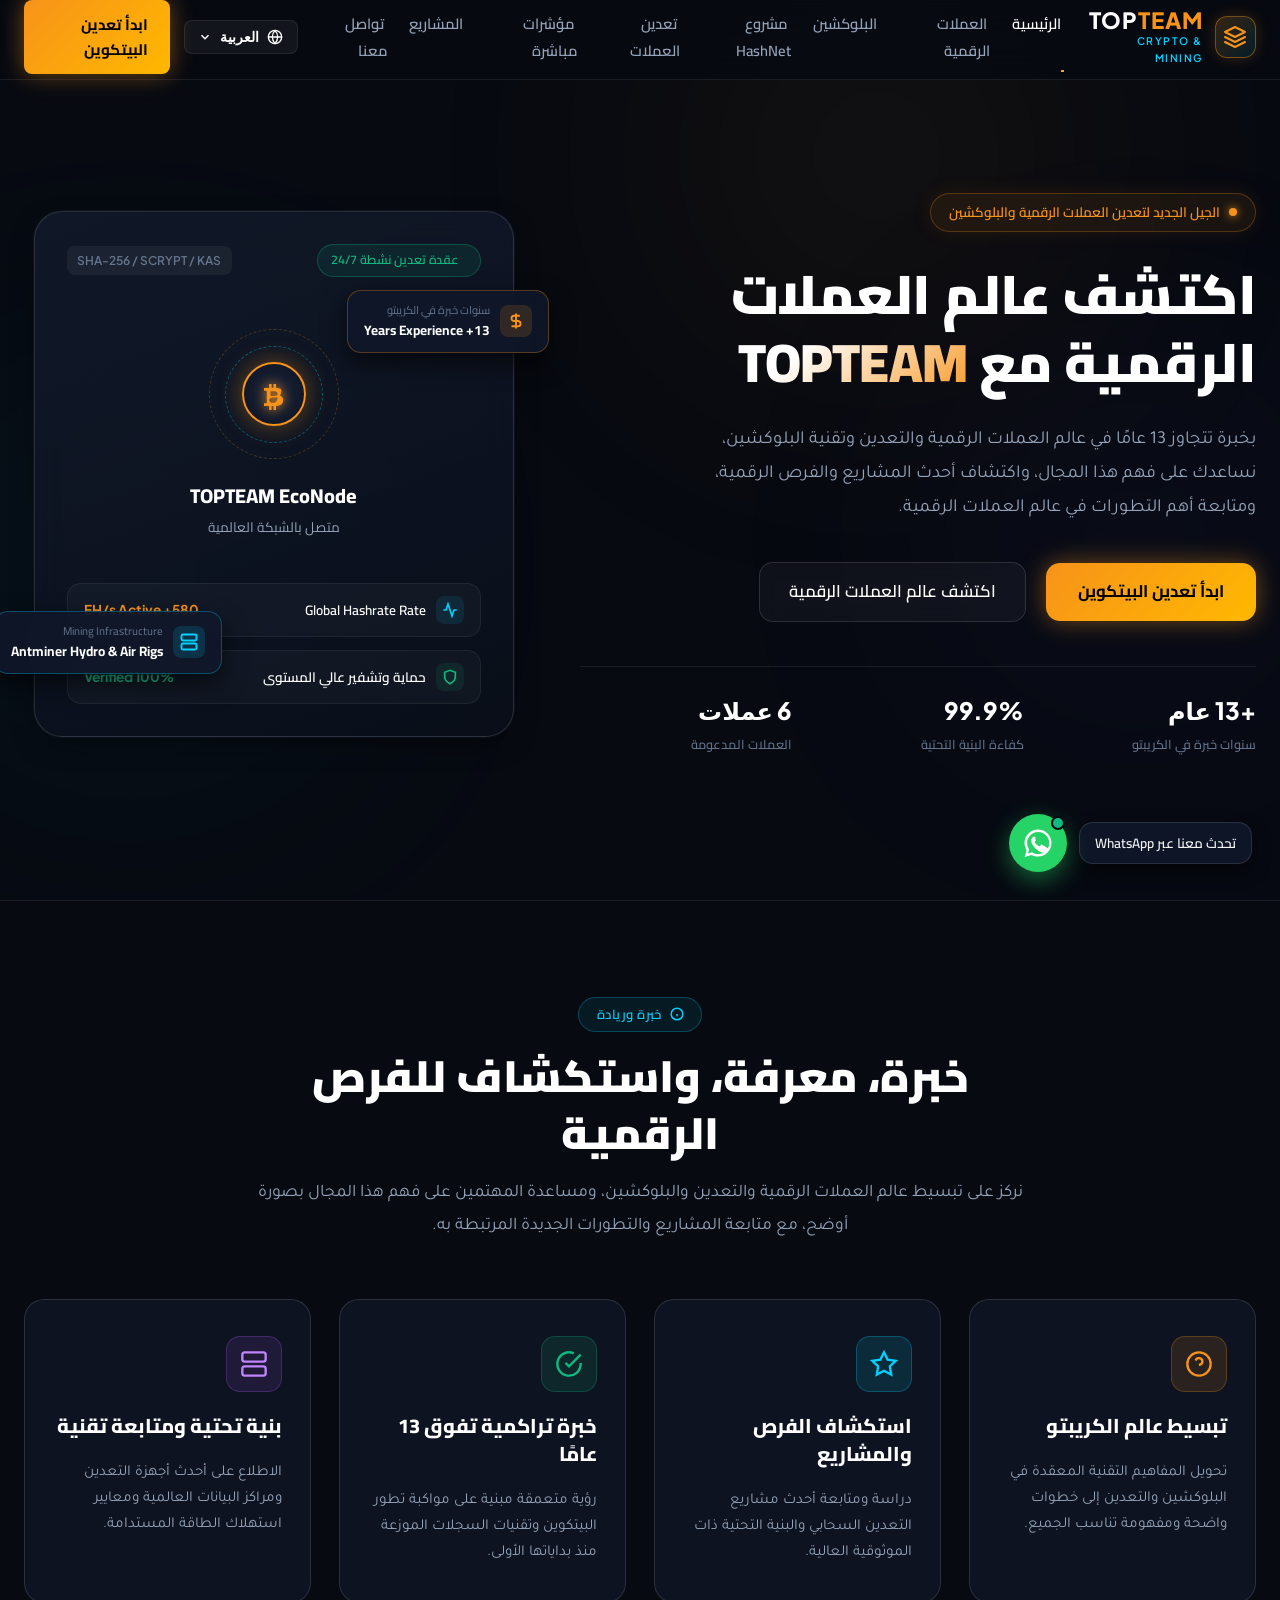
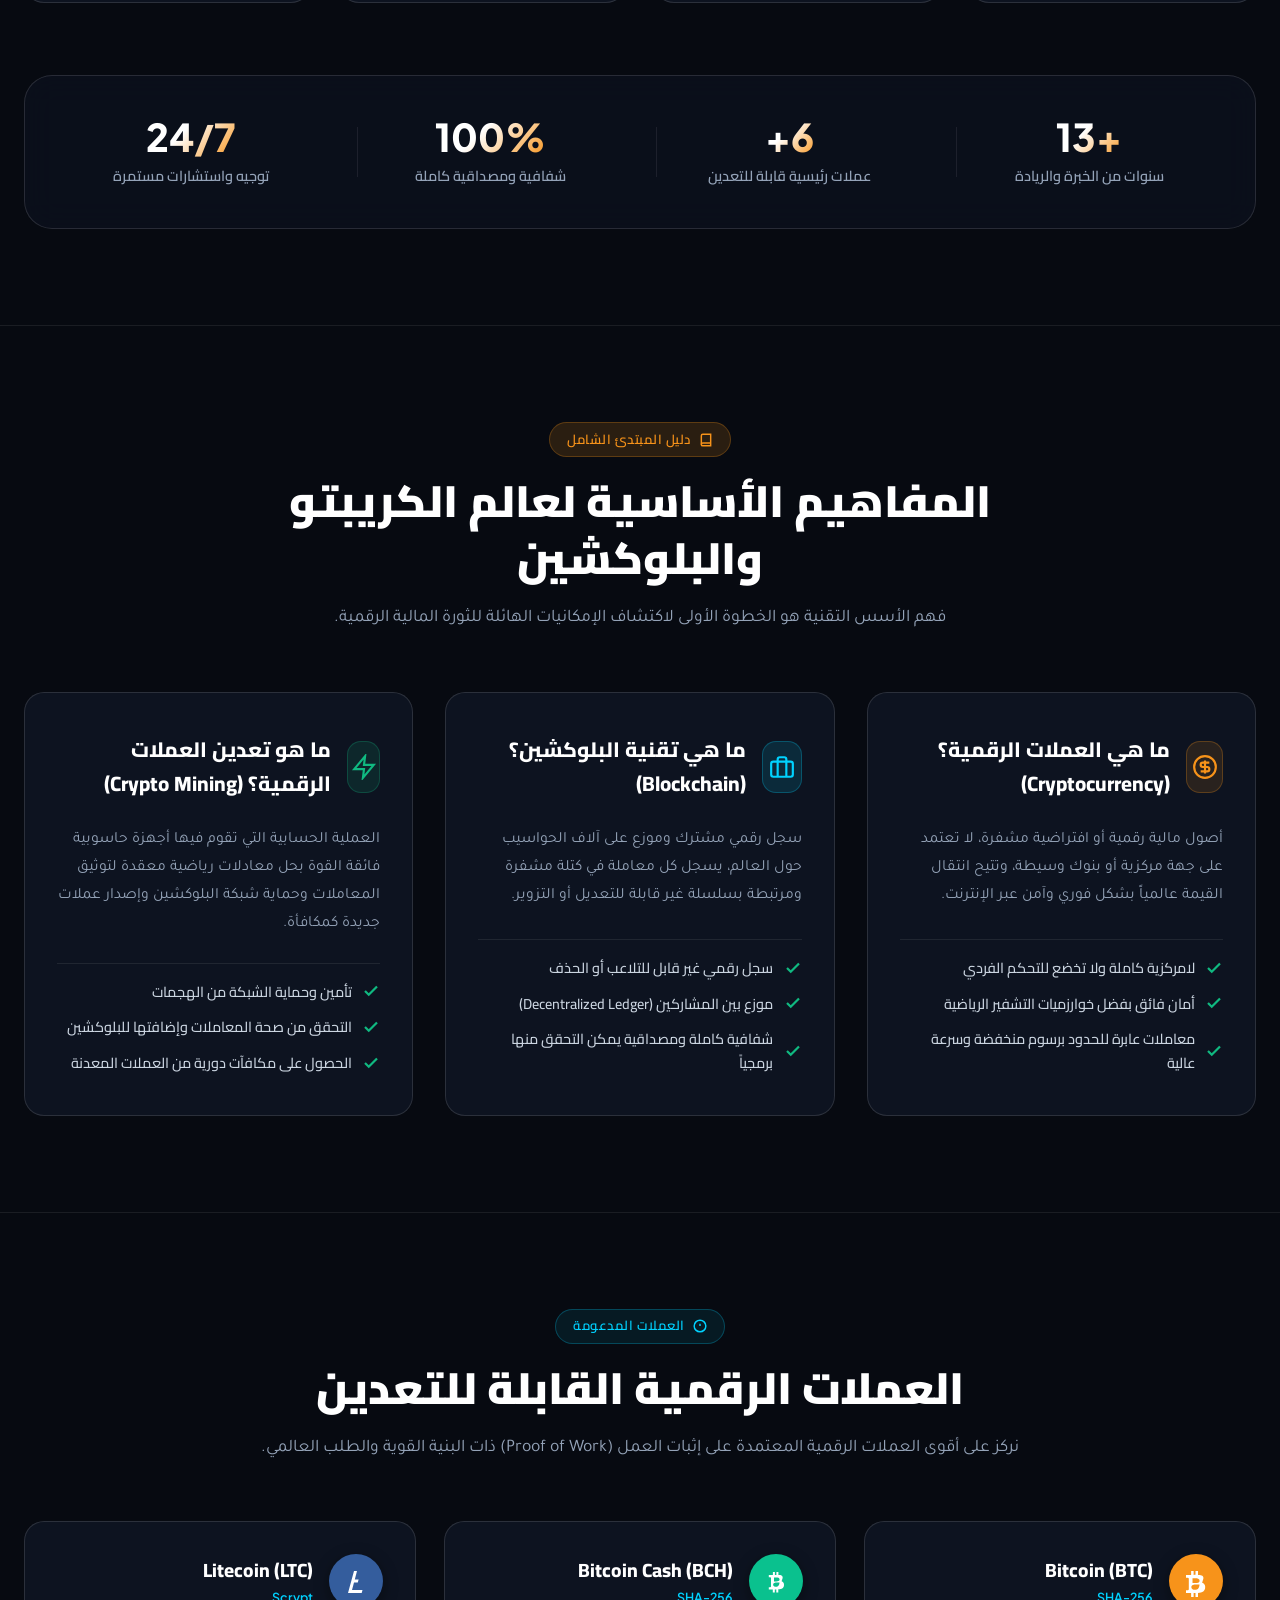
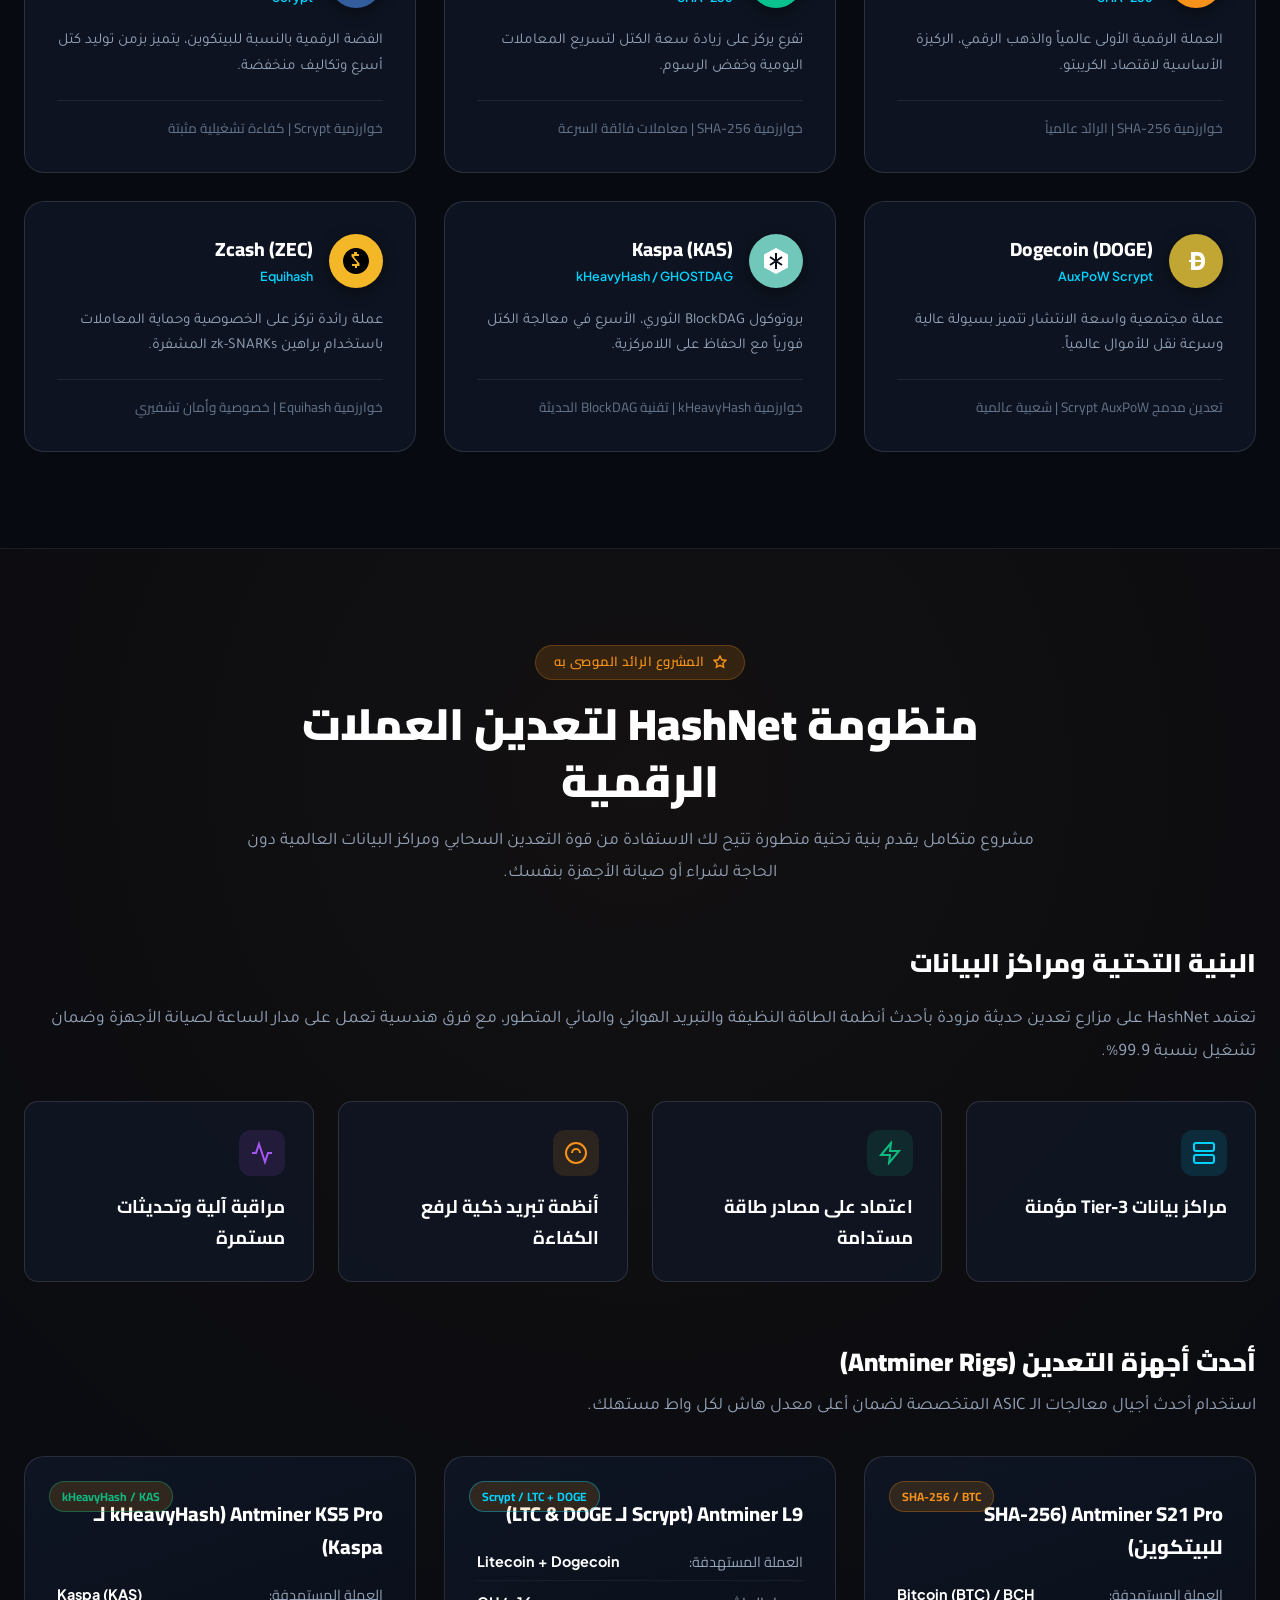
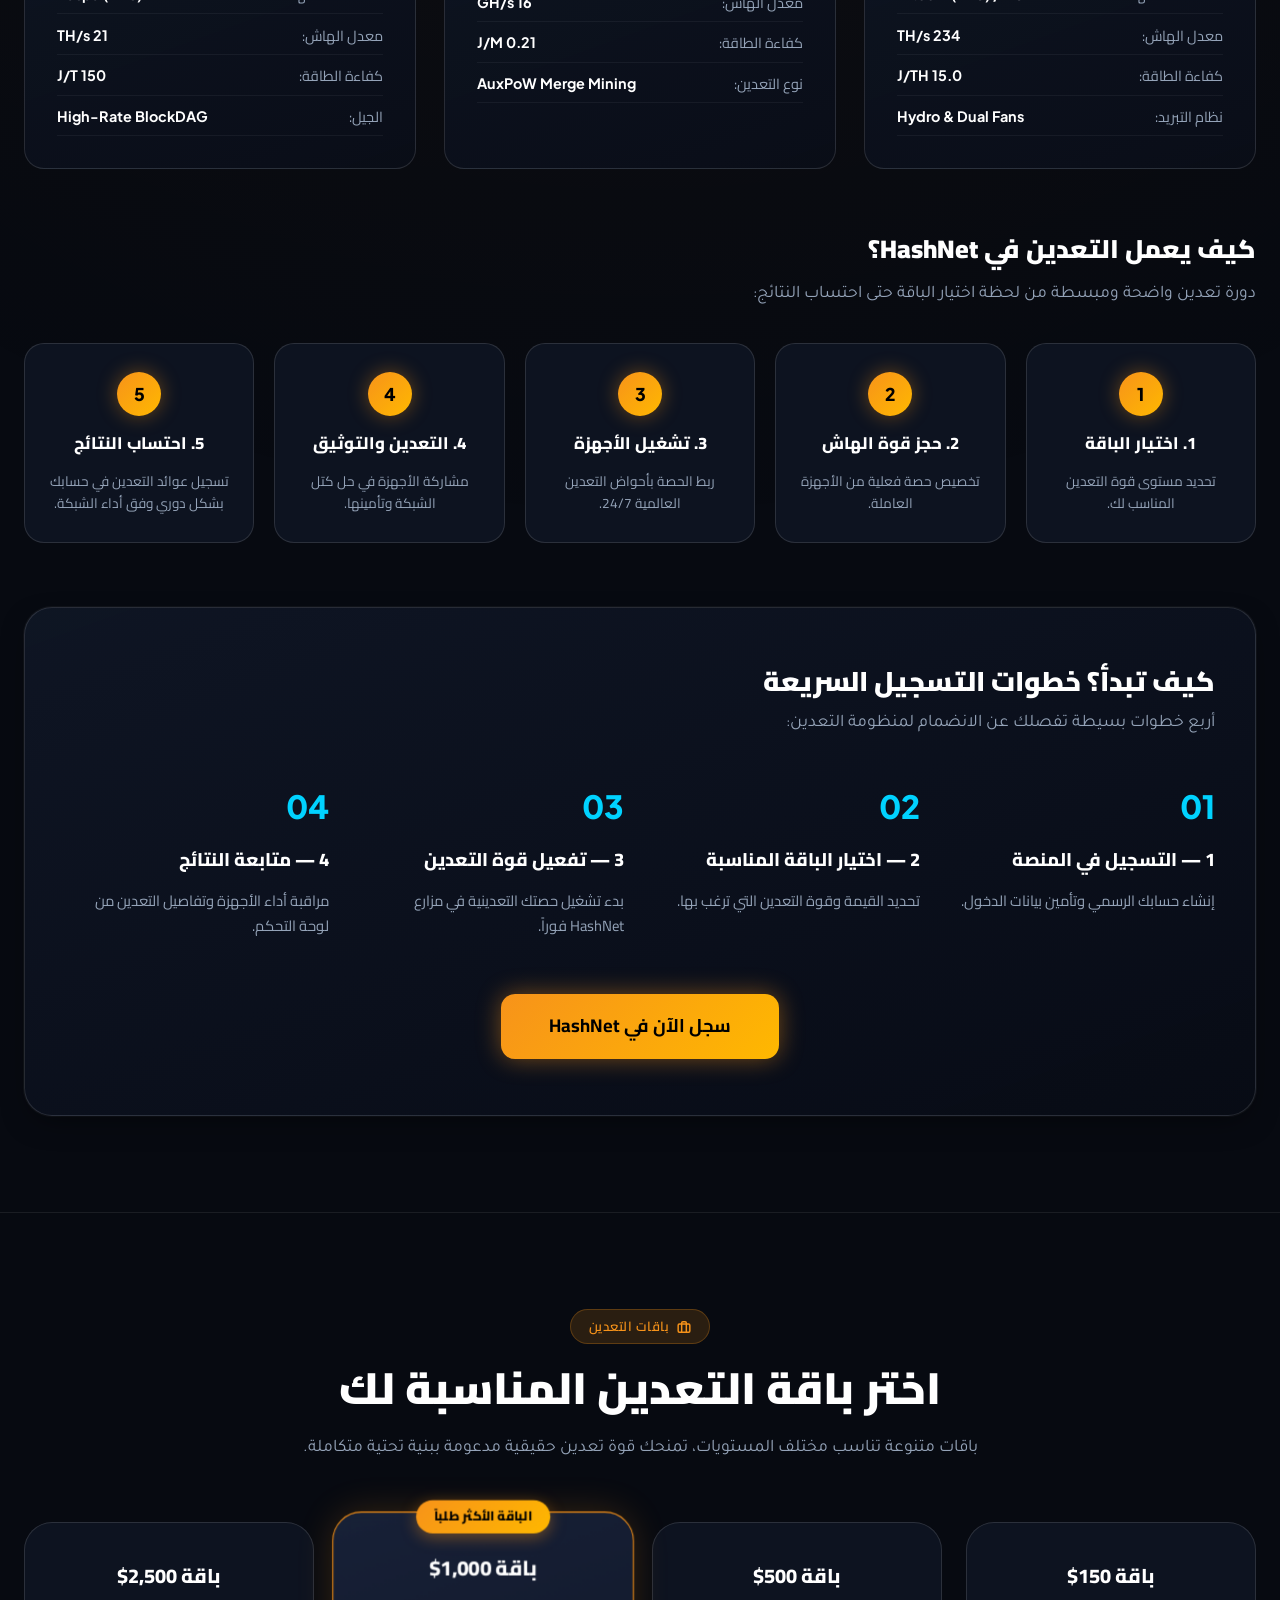
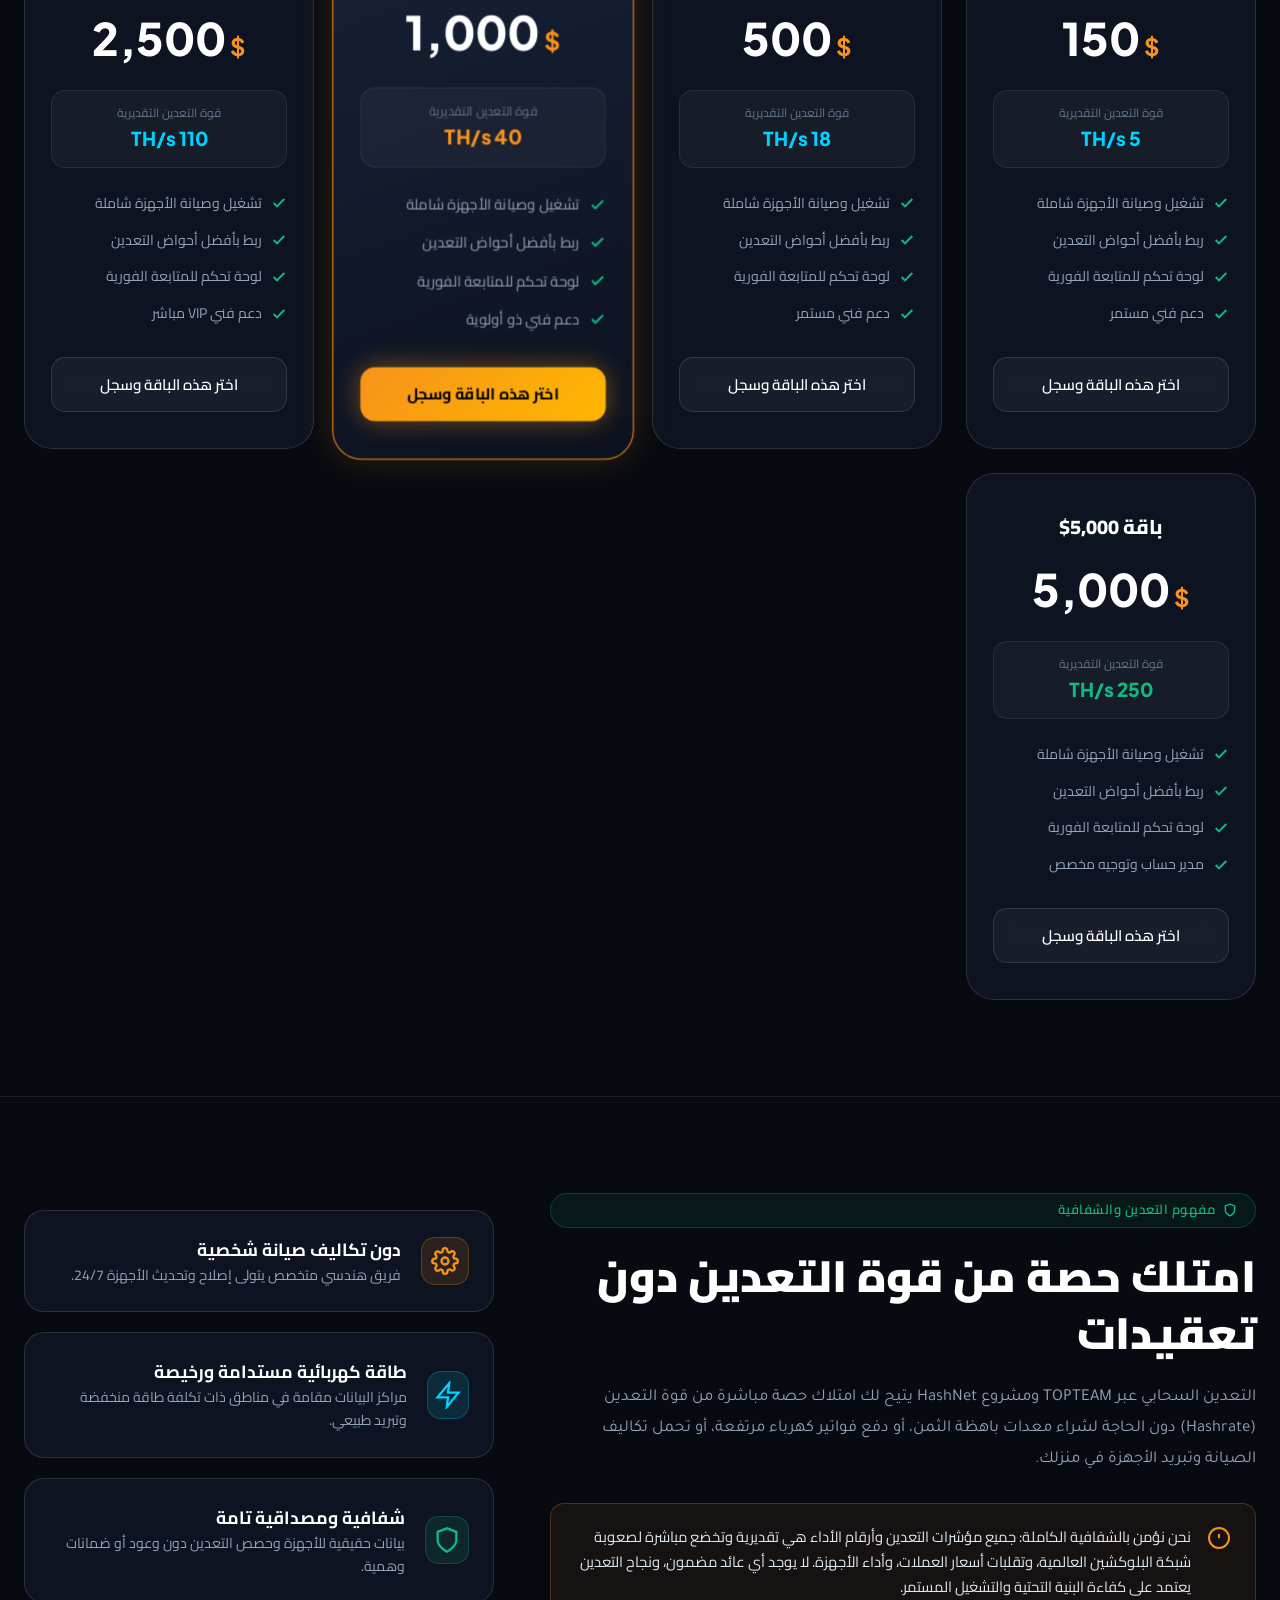
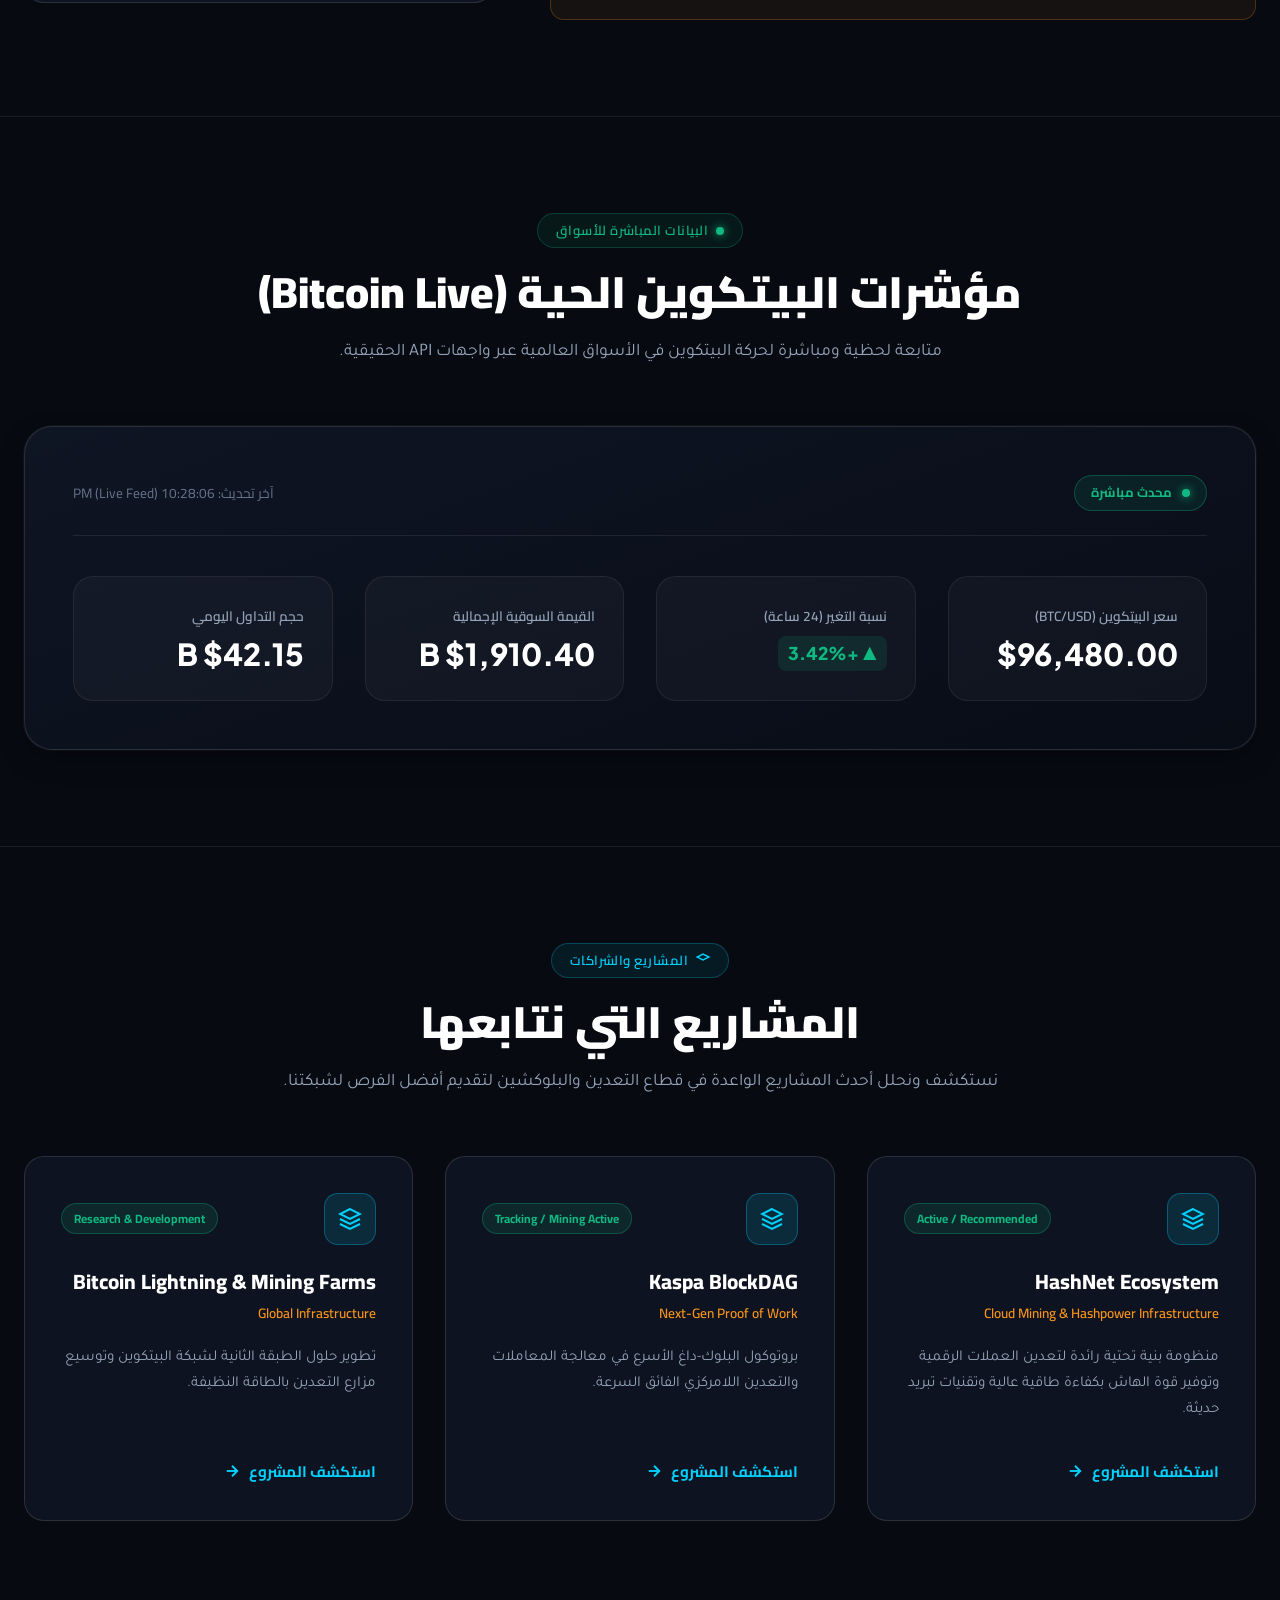
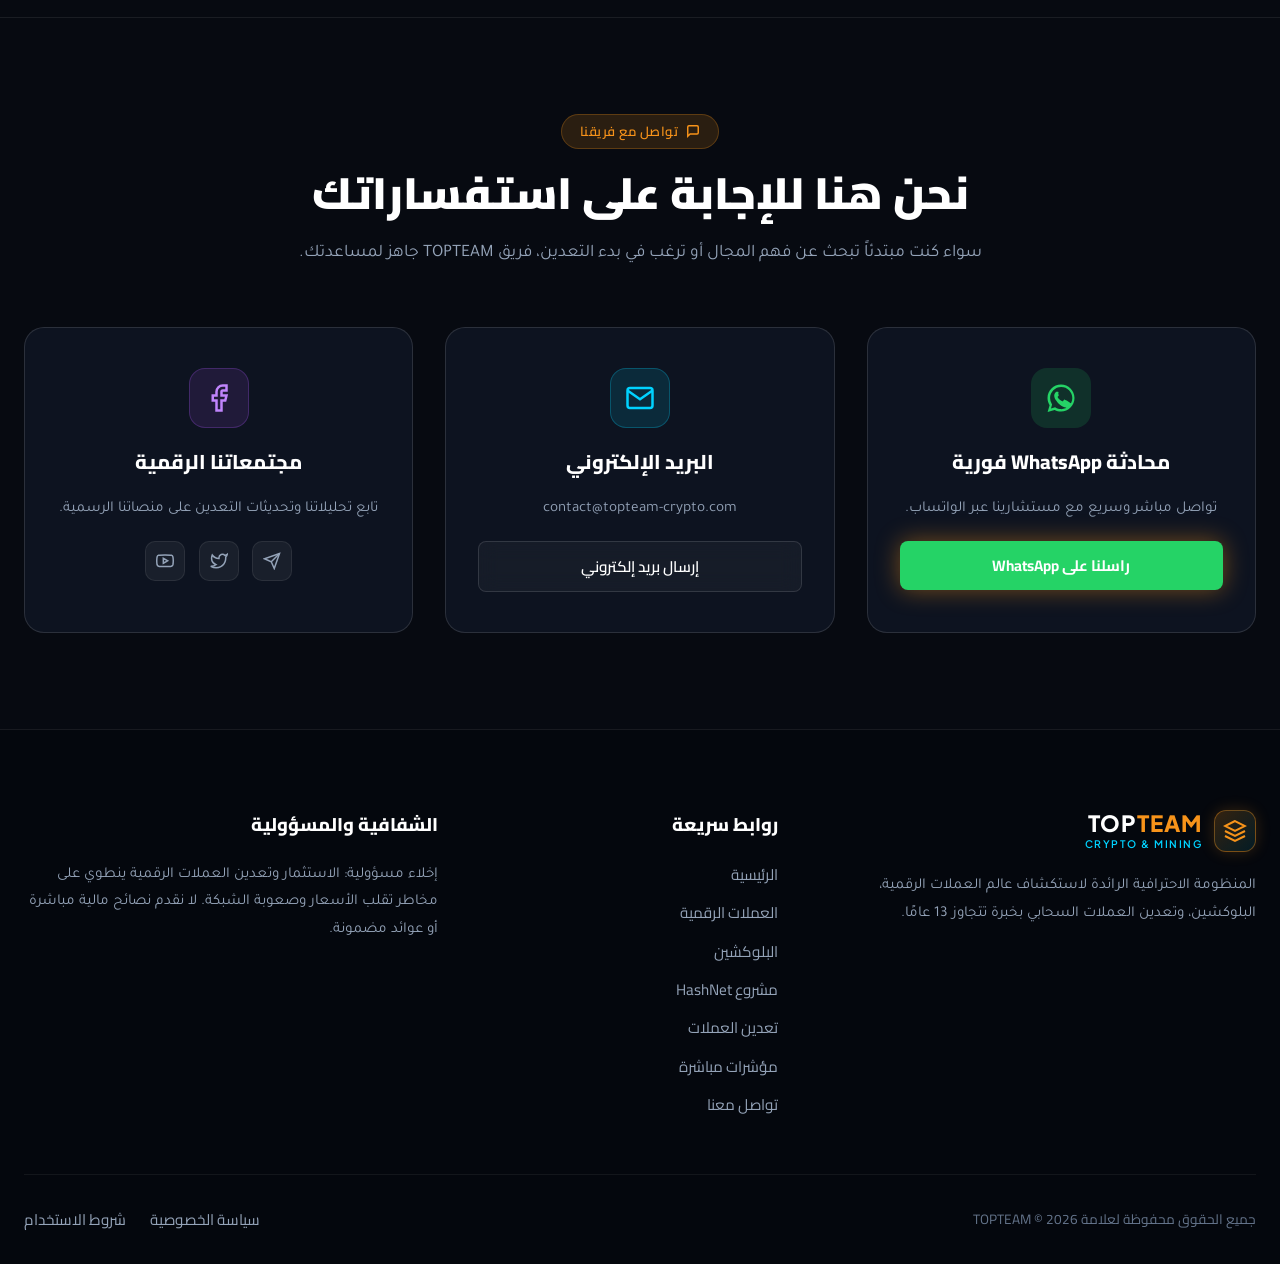
<file: TOPTEAM_NEW_SITE/topteam_standalone_preview.html>
<!DOCTYPE html>
<html lang="ar" dir="rtl">
<head>
  <meta charset="UTF-8">
  <meta name="viewport" content="width=device-width, initial-scale=1.0">
  <title>TOPTEAM | المنظومة المتكاملة للعملات الرقمية وتعدين البيتكوين والبلوكشين</title>
  <meta name="description" content="اكتشف عالم العملات الرقمية وتعدين البيتكوين مع TOPTEAM. خبرة تتجاوز 13 عامًا في تقنية البلوكشين واستكشاف أحدث الفرص ومشاريع التعدين السحابي ومشروع HashNet.">
  
  <!-- Favicon (SVG) -->
  <link rel="icon" type="image/svg+xml" href="data:image/svg+xml,<svg xmlns='http://www.w3.org/2000/svg' viewBox='0 0 100 100'><rect width='100' height='100' rx='25' fill='%230c111d'/><path d='M50 15 L80 32 L80 68 L50 85 L20 68 L20 32 Z' fill='none' stroke='%23f7931a' stroke-width='6'/><path d='M50 32 L50 68 M35 42 L65 58 M65 42 L35 58' stroke='%2300d2ff' stroke-width='4'/></svg>">

  <!-- Preconnect to Google Fonts -->
  <link rel="preconnect" href="https://fonts.googleapis.com">
  <link rel="preconnect" href="https://fonts.gstatic.com" crossorigin>

  <!-- Core CSS Styles -->
  <style>
/* ==========================================================================
   TOPTEAM - Complete Modern Luxury Dark Crypto Design System
   ========================================================================== */

/* Google Fonts Import */
@import url('https://fonts.googleapis.com/css2?family=Cairo:wght@400;500;600;700;800;900&family=Plus+Jakarta+Sans:wght@400;500;600;700;800&family=Tajawal:wght@400;500;700&display=swap');

/* Design Tokens & CSS Variables */
:root {
  /* Background Palette */
  --bg-main: #070a11;
  --bg-secondary: #0c111d;
  --bg-surface: #101726;
  --bg-card: rgba(16, 23, 38, 0.75);
  --bg-card-hover: rgba(22, 32, 54, 0.9);
  --bg-glass: rgba(12, 17, 29, 0.8);
  --bg-glass-nav: rgba(7, 10, 17, 0.92);

  /* Borders & Gradients */
  --border-subtle: rgba(255, 255, 255, 0.08);
  --border-card: rgba(255, 255, 255, 0.12);
  --border-card-hover: rgba(247, 147, 26, 0.45);
  --border-cyan: rgba(0, 210, 255, 0.35);
  --border-emerald: rgba(16, 185, 129, 0.35);

  /* Primary Brand & Crypto Accents */
  --accent-gold: #f7931a;
  --accent-gold-hover: #ffaa3b;
  --accent-gold-glow: rgba(247, 147, 26, 0.35);
  --accent-gold-gradient: linear-gradient(135deg, #f7931a 0%, #ffb800 100%);
  
  --accent-cyan: #00d2ff;
  --accent-cyan-glow: rgba(0, 210, 255, 0.3);
  --accent-blue: #3b82f6;
  --accent-purple: #a855f7;
  --accent-emerald: #10b981;
  --accent-emerald-glow: rgba(16, 185, 129, 0.3);
  --accent-rose: #f43f5e;

  /* Typography Colors */
  --text-primary: #ffffff;
  --text-secondary: #94a3b8;
  --text-muted: #64748b;
  --text-inverse: #070a11;

  /* Typography Fonts */
  --font-arabic: 'Cairo', 'Tajawal', system-ui, -apple-system, sans-serif;
  --font-body-ar: 'Tajawal', 'Cairo', system-ui, sans-serif;
  --font-latin: 'Plus Jakarta Sans', system-ui, -apple-system, sans-serif;

  /* Layout & Geometry */
  --container-max: 1280px;
  --nav-height: 80px;
  --radius-sm: 8px;
  --radius-md: 14px;
  --radius-lg: 20px;
  --radius-xl: 28px;
  --radius-full: 9999px;

  /* Transitions & Shadows */
  --transition-fast: 0.2s cubic-bezier(0.4, 0, 0.2, 1);
  --transition-normal: 0.3s cubic-bezier(0.4, 0, 0.2, 1);
  --transition-smooth: 0.5s cubic-bezier(0.16, 1, 0.3, 1);
  
  --shadow-sm: 0 2px 8px rgba(0, 0, 0, 0.3);
  --shadow-card: 0 10px 30px -10px rgba(0, 0, 0, 0.6), 0 0 1px 1px rgba(255, 255, 255, 0.05);
  --shadow-card-hover: 0 20px 40px -15px rgba(0, 0, 0, 0.8), 0 0 30px -5px rgba(247, 147, 26, 0.2);
  --shadow-btn-glow: 0 0 25px rgba(247, 147, 26, 0.45);
}

/* Global Reset & Base */
*, *::before, *::after {
  box-sizing: border-box;
  margin: 0;
  padding: 0;
}

html {
  scroll-behavior: smooth;
  font-size: 16px;
  -webkit-font-smoothing: antialiased;
  -moz-osx-font-smoothing: grayscale;
}

body {
  background-color: var(--bg-main);
  color: var(--text-primary);
  font-family: var(--font-arabic);
  line-height: 1.65;
  overflow-x: hidden;
  position: relative;
  min-height: 100vh;
}

/* LTR Switch */
html[dir="ltr"] body {
  font-family: var(--font-latin);
}

/* Custom Scrollbar */
::-webkit-scrollbar {
  width: 9px;
}
::-webkit-scrollbar-track {
  background: var(--bg-main);
}
::-webkit-scrollbar-thumb {
  background: #1e293b;
  border-radius: var(--radius-full);
  border: 2px solid var(--bg-main);
}
::-webkit-scrollbar-thumb:hover {
  background: var(--accent-gold);
}

/* Ambient Background Lights */
.ambient-glow {
  position: fixed;
  top: 0;
  left: 0;
  right: 0;
  bottom: 0;
  pointer-events: none;
  z-index: 0;
  overflow: hidden;
}

.glow-orb {
  position: absolute;
  border-radius: 50%;
  filter: blur(140px);
  opacity: 0.14;
  will-change: transform;
  animation: orbFloat 22s infinite ease-in-out alternate;
}

.glow-orb-1 {
  width: 550px;
  height: 550px;
  background: radial-gradient(circle, var(--accent-gold) 0%, transparent 70%);
  top: -120px;
  right: 10%;
}

.glow-orb-2 {
  width: 500px;
  height: 500px;
  background: radial-gradient(circle, var(--accent-cyan) 0%, transparent 70%);
  top: 35%;
  left: -120px;
  animation-delay: -8s;
}

.glow-orb-3 {
  width: 450px;
  height: 450px;
  background: radial-gradient(circle, #6366f1 0%, transparent 70%);
  bottom: 15%;
  right: -80px;
  animation-delay: -14s;
}

@keyframes orbFloat {
  0% { transform: translate(0, 0) scale(1); }
  50% { transform: translate(35px, 45px) scale(1.1); }
  100% { transform: translate(-25px, 25px) scale(0.95); }
}

/* Containers & Section Layouts */
.container {
  width: 100%;
  max-width: var(--container-max);
  margin-inline: auto;
  padding-inline: 1.5rem;
  position: relative;
  z-index: 1;
}

section {
  padding: 6rem 0;
  position: relative;
  border-top: 1px solid var(--border-subtle);
}

.section-header {
  text-align: center;
  max-width: 800px;
  margin: 0 auto 3.5rem auto;
  display: flex;
  flex-direction: column;
  align-items: center;
  gap: 1rem;
}

.section-badge {
  display: inline-flex;
  align-items: center;
  gap: 0.5rem;
  background: rgba(0, 210, 255, 0.08);
  border: 1px solid rgba(0, 210, 255, 0.25);
  border-radius: var(--radius-full);
  padding: 0.35rem 1.1rem;
  font-size: 0.82rem;
  font-weight: 600;
  color: var(--accent-cyan);
  text-transform: uppercase;
  letter-spacing: 0.5px;
}

.badge-gold {
  background: rgba(247, 147, 26, 0.08);
  border-color: rgba(247, 147, 26, 0.25);
  color: var(--accent-gold);
}

.badge-emerald {
  background: rgba(16, 185, 129, 0.08);
  border-color: rgba(16, 185, 129, 0.25);
  color: var(--accent-emerald);
}

.badge-purple {
  background: rgba(168, 85, 247, 0.08);
  border-color: rgba(168, 85, 247, 0.25);
  color: var(--accent-purple);
}

.section-title {
  font-size: clamp(1.85rem, 3.8vw, 2.75rem);
  font-weight: 900;
  color: #ffffff;
  line-height: 1.3;
}

.section-desc {
  font-size: 1.1rem;
  font-family: var(--font-body-ar);
  color: var(--text-secondary);
  line-height: 1.85;
}


/* ==========================================================================
   HEADER & NAVBAR
   ========================================================================== */
.header-sticky {
  position: fixed;
  top: 0;
  left: 0;
  right: 0;
  height: var(--nav-height);
  background: var(--bg-glass-nav);
  backdrop-filter: blur(18px);
  -webkit-backdrop-filter: blur(18px);
  border-bottom: 1px solid var(--border-subtle);
  z-index: 1000;
  transition: all var(--transition-normal);
}

.header-sticky.scrolled {
  height: 72px;
  background: rgba(7, 10, 17, 0.96);
  border-bottom-color: rgba(255, 255, 255, 0.12);
  box-shadow: 0 10px 30px rgba(0, 0, 0, 0.7);
}

.navbar {
  display: flex;
  align-items: center;
  justify-content: space-between;
  height: 100%;
  gap: 1.5rem;
}

/* Brand Logo */
.brand-logo {
  display: flex;
  align-items: center;
  gap: 0.75rem;
  text-decoration: none;
  color: var(--text-primary);
  user-select: none;
}

.brand-icon {
  width: 42px;
  height: 42px;
  background: linear-gradient(135deg, rgba(247, 147, 26, 0.2), rgba(0, 210, 255, 0.1));
  border: 1px solid rgba(247, 147, 26, 0.4);
  border-radius: 12px;
  display: flex;
  align-items: center;
  justify-content: center;
  color: var(--accent-gold);
  box-shadow: 0 0 15px rgba(247, 147, 26, 0.2);
  transition: transform var(--transition-normal), box-shadow var(--transition-normal);
}

.brand-logo:hover .brand-icon {
  transform: rotate(6deg) scale(1.06);
  box-shadow: 0 0 25px rgba(247, 147, 26, 0.45);
}

.brand-text {
  display: flex;
  flex-direction: column;
}

.brand-name {
  font-family: var(--font-latin);
  font-size: 1.4rem;
  font-weight: 900;
  letter-spacing: 1px;
  color: #ffffff;
  line-height: 1.1;
}

.brand-name span {
  color: var(--accent-gold);
}

.brand-tagline {
  font-size: 0.65rem;
  text-transform: uppercase;
  letter-spacing: 1.5px;
  color: var(--accent-cyan);
  font-family: var(--font-latin);
  font-weight: 600;
}

/* Navigation Links */
.nav-links {
  display: flex;
  align-items: center;
  list-style: none;
  gap: 1.35rem;
}

.nav-link {
  color: var(--text-secondary);
  text-decoration: none;
  font-size: 0.92rem;
  font-weight: 600;
  padding: 0.4rem 0.2rem;
  position: relative;
  transition: color var(--transition-fast);
}

.nav-link::after {
  content: '';
  position: absolute;
  bottom: -2px;
  left: 0;
  right: 0;
  height: 2px;
  background: var(--accent-gold-gradient);
  transform: scaleX(0);
  transform-origin: right;
  transition: transform var(--transition-normal);
}

html[dir="ltr"] .nav-link::after {
  transform-origin: left;
}

.nav-link:hover, .nav-link.active {
  color: #ffffff;
}

.nav-link:hover::after, .nav-link.active::after {
  transform: scaleX(1);
}

/* Nav Actions */
.nav-actions {
  display: flex;
  align-items: center;
  gap: 0.85rem;
}

/* Language Dropdown */
.lang-dropdown-wrapper {
  position: relative;
}

.lang-btn {
  background: rgba(255, 255, 255, 0.05);
  border: 1px solid var(--border-subtle);
  color: var(--text-primary);
  padding: 0.5rem 0.85rem;
  border-radius: var(--radius-sm);
  font-size: 0.85rem;
  font-weight: 600;
  cursor: pointer;
  display: flex;
  align-items: center;
  gap: 0.5rem;
  transition: all var(--transition-fast);
}

.lang-btn:hover {
  background: rgba(255, 255, 255, 0.1);
  border-color: rgba(255, 255, 255, 0.2);
}

.lang-btn svg.chevron {
  width: 14px;
  height: 14px;
  transition: transform var(--transition-fast);
}

.lang-dropdown-wrapper.open .lang-btn svg.chevron {
  transform: rotate(180deg);
}

.lang-menu {
  position: absolute;
  top: calc(100% + 8px);
  right: 0;
  background: #0f1626;
  border: 1px solid var(--border-card);
  border-radius: var(--radius-md);
  box-shadow: 0 15px 35px rgba(0, 0, 0, 0.7);
  list-style: none;
  min-width: 145px;
  padding: 0.4rem;
  opacity: 0;
  visibility: hidden;
  transform: translateY(-8px);
  transition: all var(--transition-fast);
  z-index: 1050;
}

html[dir="ltr"] .lang-menu {
  right: auto;
  left: 0;
}

.lang-dropdown-wrapper.open .lang-menu {
  opacity: 1;
  visibility: visible;
  transform: translateY(0);
}

.lang-item {
  padding: 0.55rem 0.8rem;
  border-radius: var(--radius-sm);
  color: var(--text-secondary);
  font-size: 0.85rem;
  font-weight: 600;
  cursor: pointer;
  display: flex;
  align-items: center;
  justify-content: space-between;
  transition: all var(--transition-fast);
}

.lang-item:hover, .lang-item.active {
  background: rgba(247, 147, 26, 0.12);
  color: var(--accent-gold);
}

/* Buttons */
.btn-primary {
  display: inline-flex;
  align-items: center;
  justify-content: center;
  gap: 0.6rem;
  background: var(--accent-gold-gradient);
  color: #000000;
  font-weight: 700;
  font-size: 0.95rem;
  padding: 0.75rem 1.4rem;
  border-radius: var(--radius-sm);
  text-decoration: none;
  border: none;
  cursor: pointer;
  position: relative;
  overflow: hidden;
  box-shadow: var(--shadow-btn-glow);
  transition: transform var(--transition-normal), box-shadow var(--transition-normal);
}

.btn-primary::before {
  content: '';
  position: absolute;
  top: 0;
  left: -100%;
  width: 100%;
  height: 100%;
  background: linear-gradient(90deg, transparent, rgba(255, 255, 255, 0.35), transparent);
  transition: left 0.6s ease;
}

.btn-primary:hover {
  transform: translateY(-2px);
  box-shadow: 0 0 35px rgba(247, 147, 26, 0.65);
}

.btn-primary:hover::before {
  left: 100%;
}

.btn-secondary {
  display: inline-flex;
  align-items: center;
  justify-content: center;
  gap: 0.6rem;
  background: rgba(255, 255, 255, 0.04);
  color: var(--text-primary);
  font-weight: 600;
  font-size: 0.95rem;
  padding: 0.75rem 1.4rem;
  border-radius: var(--radius-sm);
  text-decoration: none;
  border: 1px solid var(--border-card);
  cursor: pointer;
  backdrop-filter: blur(10px);
  transition: all var(--transition-normal);
}

.btn-secondary:hover {
  background: rgba(255, 255, 255, 0.1);
  border-color: rgba(255, 255, 255, 0.3);
  transform: translateY(-2px);
  color: #ffffff;
}

/* Mobile Toggle Hamburger */
.mobile-menu-toggle {
  display: none;
  background: transparent;
  border: 1px solid var(--border-subtle);
  border-radius: var(--radius-sm);
  color: var(--text-primary);
  padding: 0.5rem;
  cursor: pointer;
}

/* Mobile Drawer */
.mobile-drawer {
  position: fixed;
  top: 0;
  right: -100%;
  width: 320px;
  height: 100vh;
  background: #0c111d;
  border-left: 1px solid var(--border-card);
  z-index: 2000;
  padding: 2rem 1.5rem;
  display: flex;
  flex-direction: column;
  gap: 1.5rem;
  transition: right var(--transition-smooth);
  box-shadow: -10px 0 30px rgba(0, 0, 0, 0.8);
}

html[dir="ltr"] .mobile-drawer {
  right: auto;
  left: -100%;
  border-left: none;
  border-right: 1px solid var(--border-card);
  transition: left var(--transition-smooth);
  box-shadow: 10px 0 30px rgba(0, 0, 0, 0.8);
}

.mobile-drawer.open {
  right: 0;
}

html[dir="ltr"] .mobile-drawer.open {
  left: 0;
}

.mobile-drawer-header {
  display: flex;
  align-items: center;
  justify-content: space-between;
  border-bottom: 1px solid var(--border-subtle);
  padding-bottom: 1rem;
}

.drawer-close {
  background: transparent;
  border: none;
  color: var(--text-secondary);
  font-size: 1.5rem;
  cursor: pointer;
}

.drawer-nav-links {
  list-style: none;
  display: flex;
  flex-direction: column;
  gap: 0.85rem;
  overflow-y: auto;
}

.drawer-nav-link {
  color: var(--text-primary);
  text-decoration: none;
  font-size: 1.05rem;
  font-weight: 600;
  display: block;
  padding: 0.5rem 0;
  border-bottom: 1px solid rgba(255, 255, 255, 0.03);
}

.drawer-backdrop {
  position: fixed;
  inset: 0;
  background: rgba(0, 0, 0, 0.75);
  backdrop-filter: blur(5px);
  z-index: 1999;
  opacity: 0;
  visibility: hidden;
  transition: all var(--transition-normal);
}

.drawer-backdrop.open {
  opacity: 1;
  visibility: visible;
}


/* ==========================================================================
   HERO SECTION
   ========================================================================== */
.hero-section {
  min-height: 100vh;
  padding-top: calc(var(--nav-height) + 3rem);
  padding-bottom: 5rem;
  display: flex;
  align-items: center;
  position: relative;
  overflow: hidden;
  border-top: none;
}

.hero-grid {
  display: grid;
  grid-template-columns: 1.15fr 0.85fr;
  align-items: center;
  gap: 3.5rem;
}

.hero-content {
  display: flex;
  flex-direction: column;
  gap: 1.75rem;
}

.hero-pill {
  display: inline-flex;
  align-items: center;
  gap: 0.6rem;
  background: rgba(247, 147, 26, 0.08);
  border: 1px solid rgba(247, 147, 26, 0.25);
  border-radius: var(--radius-full);
  padding: 0.45rem 1.1rem;
  width: fit-content;
  font-size: 0.85rem;
  font-weight: 600;
  color: var(--accent-gold);
  box-shadow: 0 0 20px rgba(247, 147, 26, 0.1);
}

.pulsing-dot {
  width: 8px;
  height: 8px;
  background-color: var(--accent-gold);
  border-radius: 50%;
  box-shadow: 0 0 10px var(--accent-gold);
  animation: pulseDot 2s infinite ease-in-out;
}

@keyframes pulseDot {
  0%, 100% { transform: scale(1); opacity: 1; }
  50% { transform: scale(1.4); opacity: 0.6; }
}

.hero-title {
  font-size: clamp(2.2rem, 4.5vw, 3.4rem);
  font-weight: 900;
  line-height: 1.25;
  letter-spacing: -0.5px;
  color: #ffffff;
}

.hero-title .brand-gradient {
  background: linear-gradient(135deg, #ffffff 30%, var(--accent-gold) 100%);
  -webkit-background-clip: text;
  -webkit-text-fill-color: transparent;
  display: inline;
}

.hero-desc {
  font-size: 1.15rem;
  font-family: var(--font-body-ar);
  color: var(--text-secondary);
  line-height: 1.85;
  max-width: 600px;
}

.hero-cta-group {
  display: flex;
  flex-wrap: wrap;
  align-items: center;
  gap: 1.25rem;
  margin-top: 0.5rem;
}

.btn-hero-primary {
  padding: 0.95rem 2rem;
  font-size: 1.05rem;
  border-radius: var(--radius-md);
}

.btn-hero-secondary {
  padding: 0.95rem 1.8rem;
  font-size: 1.05rem;
  border-radius: var(--radius-md);
}

.hero-mini-stats {
  display: grid;
  grid-template-columns: repeat(3, 1fr);
  gap: 1.25rem;
  padding-top: 1.5rem;
  border-top: 1px solid var(--border-subtle);
  margin-top: 1rem;
}

.mini-stat-item {
  display: flex;
  flex-direction: column;
  gap: 0.2rem;
}

.mini-stat-val {
  font-family: var(--font-latin);
  font-size: 1.5rem;
  font-weight: 800;
  color: #ffffff;
}

.mini-stat-label {
  font-size: 0.8rem;
  color: var(--text-muted);
  font-weight: 500;
}

/* 3D Visual Node Card */
.hero-visual-wrapper {
  position: relative;
  display: flex;
  justify-content: center;
}

.crypto-node-card {
  width: 100%;
  max-width: 480px;
  background: linear-gradient(160deg, rgba(20, 29, 48, 0.75) 0%, rgba(10, 15, 26, 0.9) 100%);
  border: 1px solid var(--border-card);
  border-radius: var(--radius-xl);
  padding: 2rem;
  box-shadow: var(--shadow-card);
  backdrop-filter: blur(20px);
  -webkit-backdrop-filter: blur(20px);
  position: relative;
  overflow: hidden;
  transition: transform var(--transition-smooth), border-color var(--transition-normal);
}

.crypto-node-card:hover {
  border-color: rgba(247, 147, 26, 0.4);
  transform: translateY(-5px);
  box-shadow: var(--shadow-card-hover);
}

.node-card-header {
  display: flex;
  align-items: center;
  justify-content: space-between;
  margin-bottom: 1.75rem;
  position: relative;
  z-index: 2;
}

.node-chip {
  display: flex;
  align-items: center;
  gap: 0.5rem;
  background: rgba(16, 185, 129, 0.1);
  border: 1px solid rgba(16, 185, 129, 0.3);
  padding: 0.35rem 0.85rem;
  border-radius: var(--radius-full);
  font-size: 0.78rem;
  font-weight: 600;
  color: var(--accent-emerald);
}

.node-network-tag {
  font-family: var(--font-latin);
  font-size: 0.75rem;
  color: var(--text-muted);
  font-weight: 600;
  background: rgba(255, 255, 255, 0.05);
  padding: 0.3rem 0.65rem;
  border-radius: var(--radius-sm);
}

.node-core-display {
  display: flex;
  flex-direction: column;
  align-items: center;
  justify-content: center;
  padding: 1.5rem 0;
  position: relative;
  z-index: 2;
}

.core-hologram {
  width: 130px;
  height: 130px;
  position: relative;
  display: flex;
  align-items: center;
  justify-content: center;
  margin-bottom: 1.25rem;
}

.hologram-ring {
  position: absolute;
  border-radius: 50%;
  border: 1px dashed rgba(247, 147, 26, 0.3);
  animation: rotateRing 25s linear infinite;
}

.ring-outer {
  width: 100%;
  height: 100%;
  border-color: rgba(247, 147, 26, 0.25);
}

.ring-inner {
  width: 75%;
  height: 75%;
  border-color: rgba(0, 210, 255, 0.35);
  animation-direction: reverse;
  animation-duration: 18s;
}

@keyframes rotateRing {
  0% { transform: rotate(0deg); }
  100% { transform: rotate(360deg); }
}

.core-symbol {
  width: 64px;
  height: 64px;
  background: radial-gradient(circle, #1a253c 0%, #0c1220 100%);
  border: 2px solid var(--accent-gold);
  border-radius: 50%;
  display: flex;
  align-items: center;
  justify-content: center;
  color: var(--accent-gold);
  box-shadow: 0 0 25px rgba(247, 147, 26, 0.4);
  z-index: 3;
}

.core-symbol svg {
  width: 32px;
  height: 32px;
  filter: drop-shadow(0 0 6px var(--accent-gold));
}

.node-title-main {
  font-size: 1.25rem;
  font-weight: 800;
  color: #ffffff;
  margin-bottom: 0.25rem;
}

.node-subtitle-status {
  font-size: 0.85rem;
  color: var(--text-secondary);
}

.node-metrics-stack {
  display: flex;
  flex-direction: column;
  gap: 0.85rem;
  margin-top: 1.25rem;
  position: relative;
  z-index: 2;
}

.metric-bar-item {
  background: rgba(255, 255, 255, 0.03);
  border: 1px solid rgba(255, 255, 255, 0.06);
  border-radius: var(--radius-md);
  padding: 0.75rem 1rem;
  display: flex;
  align-items: center;
  justify-content: space-between;
}

.metric-bar-left {
  display: flex;
  align-items: center;
  gap: 0.65rem;
}

.metric-bar-icon {
  width: 28px;
  height: 28px;
  border-radius: 8px;
  background: rgba(0, 210, 255, 0.1);
  color: var(--accent-cyan);
  display: flex;
  align-items: center;
  justify-content: center;
}

.metric-bar-name {
  font-size: 0.85rem;
  font-weight: 600;
  color: var(--text-primary);
}

.metric-bar-val {
  font-family: var(--font-latin);
  font-size: 0.85rem;
  font-weight: 700;
  color: var(--accent-gold);
}

/* Floating Badges */
.float-badge {
  position: absolute;
  background: rgba(15, 23, 42, 0.88);
  border: 1px solid var(--border-card);
  backdrop-filter: blur(12px);
  padding: 0.65rem 1rem;
  border-radius: var(--radius-md);
  display: flex;
  align-items: center;
  gap: 0.6rem;
  box-shadow: 0 10px 25px rgba(0, 0, 0, 0.6);
  z-index: 10;
  animation: floatBadge 6s ease-in-out infinite alternate;
}

.float-badge-1 {
  top: 15%;
  right: -25px;
  border-color: rgba(247, 147, 26, 0.3);
}

html[dir="ltr"] .float-badge-1 {
  right: auto;
  left: -25px;
}

.float-badge-2 {
  bottom: 12%;
  left: -30px;
  border-color: rgba(0, 210, 255, 0.3);
  animation-delay: -3s;
}

html[dir="ltr"] .float-badge-2 {
  left: auto;
  right: -30px;
}

@keyframes floatBadge {
  0% { transform: translateY(0); }
  100% { transform: translateY(-10px); }
}

.badge-icon-box {
  width: 32px;
  height: 32px;
  border-radius: 8px;
  display: flex;
  align-items: center;
  justify-content: center;
}

.badge-gold {
  background: rgba(247, 147, 26, 0.15);
  color: var(--accent-gold);
}

.badge-cyan {
  background: rgba(0, 210, 255, 0.15);
  color: var(--accent-cyan);
}

.badge-text-group {
  display: flex;
  flex-direction: column;
}

.badge-label {
  font-size: 0.7rem;
  color: var(--text-muted);
}

.badge-val {
  font-size: 0.85rem;
  font-weight: 700;
  color: #ffffff;
}


/* ==========================================================================
   INTRO SECTION (خبرة، معرفة، واستكشاف)
   ========================================================================== */
.intro-cards-grid {
  display: grid;
  grid-template-columns: repeat(auto-fit, minmax(270px, 1fr));
  gap: 1.75rem;
}

.feature-card {
  background: var(--bg-card);
  border: 1px solid var(--border-card);
  border-radius: var(--radius-lg);
  padding: 2.25rem 1.75rem;
  position: relative;
  overflow: hidden;
  backdrop-filter: blur(12px);
  -webkit-backdrop-filter: blur(12px);
  display: flex;
  flex-direction: column;
  gap: 1.25rem;
  transition: all var(--transition-normal);
}

.feature-card::before {
  content: '';
  position: absolute;
  top: 0;
  left: 0;
  right: 0;
  height: 3px;
  background: linear-gradient(90deg, transparent, var(--accent-gold), transparent);
  transform: scaleX(0);
  transition: transform var(--transition-normal);
}

.feature-card:hover {
  background: var(--bg-card-hover);
  border-color: rgba(247, 147, 26, 0.35);
  transform: translateY(-6px);
  box-shadow: var(--shadow-card-hover);
}

.feature-card:hover::before {
  transform: scaleX(1);
}

.card-icon-wrapper {
  width: 56px;
  height: 56px;
  border-radius: 14px;
  display: flex;
  align-items: center;
  justify-content: center;
  transition: transform var(--transition-normal);
}

.feature-card:hover .card-icon-wrapper {
  transform: scale(1.1) rotate(4deg);
}

.icon-gold {
  background: rgba(247, 147, 26, 0.12);
  border: 1px solid rgba(247, 147, 26, 0.25);
  color: var(--accent-gold);
}

.icon-cyan {
  background: rgba(0, 210, 255, 0.12);
  border: 1px solid rgba(0, 210, 255, 0.25);
  color: var(--accent-cyan);
}

.icon-emerald {
  background: rgba(16, 185, 129, 0.12);
  border: 1px solid rgba(16, 185, 129, 0.25);
  color: var(--accent-emerald);
}

.icon-purple {
  background: rgba(168, 85, 247, 0.12);
  border: 1px solid rgba(168, 85, 247, 0.25);
  color: #c084fc;
}

.card-icon-wrapper svg {
  width: 28px;
  height: 28px;
}

.card-title {
  font-size: 1.25rem;
  font-weight: 800;
  color: #ffffff;
  line-height: 1.4;
}

.card-desc {
  font-size: 0.95rem;
  font-family: var(--font-body-ar);
  color: var(--text-secondary);
  line-height: 1.7;
}

.metrics-strip {
  margin-top: 4.5rem;
  background: rgba(12, 17, 29, 0.8);
  border: 1px solid var(--border-card);
  border-radius: var(--radius-xl);
  padding: 2.5rem 2rem;
  display: grid;
  grid-template-columns: repeat(4, 1fr);
  gap: 2rem;
  backdrop-filter: blur(16px);
  -webkit-backdrop-filter: blur(16px);
}

.metric-strip-item {
  display: flex;
  flex-direction: column;
  align-items: center;
  text-align: center;
  position: relative;
}

.metric-strip-item:not(:last-child)::after {
  content: '';
  position: absolute;
  left: 0;
  top: 15%;
  bottom: 15%;
  width: 1px;
  background: var(--border-subtle);
}

html[dir="ltr"] .metric-strip-item:not(:last-child)::after {
  left: auto;
  right: 0;
}

.metric-number {
  font-family: var(--font-latin);
  font-size: 2.4rem;
  font-weight: 900;
  color: #ffffff;
  line-height: 1.1;
  margin-bottom: 0.4rem;
  background: linear-gradient(135deg, #ffffff 40%, var(--accent-gold) 100%);
  -webkit-background-clip: text;
  -webkit-text-fill-color: transparent;
}

.metric-text {
  font-size: 0.9rem;
  color: var(--text-secondary);
  font-weight: 600;
}


/* ==========================================================================
   EDUCATIONAL SECTIONS (العملات، البلوكشين، التعدين)
   ========================================================================== */
.edu-cards-container {
  display: grid;
  grid-template-columns: repeat(3, 1fr);
  gap: 2rem;
}

.edu-card {
  background: var(--bg-card);
  border: 1px solid var(--border-card);
  border-radius: var(--radius-lg);
  padding: 2.5rem 2rem;
  display: flex;
  flex-direction: column;
  gap: 1.5rem;
  position: relative;
  transition: all var(--transition-normal);
  backdrop-filter: blur(12px);
}

.edu-card:hover {
  background: var(--bg-card-hover);
  transform: translateY(-6px);
  border-color: rgba(0, 210, 255, 0.4);
  box-shadow: 0 15px 35px rgba(0, 0, 0, 0.5), 0 0 25px rgba(0, 210, 255, 0.15);
}

.edu-card-top {
  display: flex;
  align-items: center;
  gap: 1rem;
}

.edu-icon-badge {
  width: 52px;
  height: 52px;
  border-radius: 14px;
  display: flex;
  align-items: center;
  justify-content: center;
}

.edu-title {
  font-size: 1.3rem;
  font-weight: 800;
  color: #ffffff;
}

.edu-text {
  font-size: 0.98rem;
  color: var(--text-secondary);
  line-height: 1.8;
  font-family: var(--font-body-ar);
}

.edu-keypoints {
  list-style: none;
  display: flex;
  flex-direction: column;
  gap: 0.75rem;
  margin-top: auto;
  padding-top: 1rem;
  border-top: 1px solid var(--border-subtle);
}

.edu-keypoint-item {
  display: flex;
  align-items: center;
  gap: 0.65rem;
  font-size: 0.9rem;
  color: #cbd5e1;
  font-weight: 500;
}

.edu-keypoint-item svg {
  width: 18px;
  height: 18px;
  color: var(--accent-emerald);
  flex-shrink: 0;
}


/* ==========================================================================
   SUPPORTED COINS SECTION (قسم العملات الـ 6)
   ========================================================================== */
.coins-grid {
  display: grid;
  grid-template-columns: repeat(auto-fit, minmax(340px, 1fr));
  gap: 1.75rem;
}

.coin-card {
  background: var(--bg-card);
  border: 1px solid var(--border-card);
  border-radius: var(--radius-lg);
  padding: 2rem;
  display: flex;
  flex-direction: column;
  gap: 1.25rem;
  transition: all var(--transition-normal);
  backdrop-filter: blur(12px);
  position: relative;
  overflow: hidden;
}

.coin-card:hover {
  background: var(--bg-card-hover);
  transform: translateY(-5px);
  border-color: rgba(247, 147, 26, 0.4);
  box-shadow: var(--shadow-card-hover);
}

.coin-header {
  display: flex;
  align-items: center;
  gap: 1rem;
}

.coin-logo-circle {
  width: 54px;
  height: 54px;
  border-radius: 50%;
  display: flex;
  align-items: center;
  justify-content: center;
  box-shadow: 0 4px 15px rgba(0, 0, 0, 0.4);
  flex-shrink: 0;
}

.coin-logo-btc { background: #f7931a; color: #fff; }
.coin-logo-bch { background: #0ac18e; color: #fff; }
.coin-logo-ltc { background: #345d9d; color: #fff; }
.coin-logo-doge { background: #c2a633; color: #fff; }
.coin-logo-kas { background: #70c7ba; color: #fff; }
.coin-logo-zec { background: #f4b728; color: #000; }

.coin-logo-circle svg {
  width: 32px;
  height: 32px;
  fill: currentColor;
}

.coin-name-group {
  display: flex;
  flex-direction: column;
}

.coin-name {
  font-size: 1.2rem;
  font-weight: 800;
  color: #ffffff;
}

.coin-algo-badge {
  font-family: var(--font-latin);
  font-size: 0.78rem;
  font-weight: 600;
  color: var(--accent-cyan);
}

.coin-desc {
  font-size: 0.95rem;
  color: var(--text-secondary);
  line-height: 1.7;
  font-family: var(--font-body-ar);
}

.coin-footer-info {
  margin-top: auto;
  padding-top: 1rem;
  border-top: 1px solid var(--border-subtle);
  display: flex;
  align-items: center;
  justify-content: space-between;
  font-size: 0.85rem;
  color: var(--text-muted);
}


/* ==========================================================================
   HASHNET ECOSYSTEM (قسم مشروع HASHNET المتكامل)
   ========================================================================== */
.hashnet-section {
  background: radial-gradient(circle at 50% 10%, rgba(247, 147, 26, 0.05) 0%, transparent 65%);
}

.hashnet-block-container {
  display: flex;
  flex-direction: column;
  gap: 4rem;
}

/* Infrastructure Showcase */
.infra-grid {
  display: grid;
  grid-template-columns: repeat(auto-fit, minmax(260px, 1fr));
  gap: 1.5rem;
}

.infra-card {
  background: var(--bg-card);
  border: 1px solid var(--border-card);
  border-radius: var(--radius-md);
  padding: 1.75rem;
  display: flex;
  flex-direction: column;
  gap: 1rem;
  transition: all var(--transition-normal);
}

.infra-card:hover {
  border-color: var(--accent-cyan);
  transform: translateY(-4px);
}

.infra-icon {
  width: 46px;
  height: 46px;
  border-radius: 12px;
  background: rgba(0, 210, 255, 0.12);
  color: var(--accent-cyan);
  display: flex;
  align-items: center;
  justify-content: center;
}

.infra-title {
  font-size: 1.15rem;
  font-weight: 700;
  color: #ffffff;
}

/* Antminer Hardware Cards */
.hardware-grid {
  display: grid;
  grid-template-columns: repeat(auto-fit, minmax(320px, 1fr));
  gap: 1.75rem;
}

.hardware-card {
  background: linear-gradient(160deg, rgba(16, 23, 38, 0.85) 0%, rgba(10, 14, 24, 0.95) 100%);
  border: 1px solid var(--border-card);
  border-radius: var(--radius-lg);
  padding: 2rem;
  display: flex;
  flex-direction: column;
  gap: 1.25rem;
  position: relative;
  transition: all var(--transition-normal);
}

.hardware-card:hover {
  border-color: var(--accent-gold);
  transform: translateY(-5px);
  box-shadow: var(--shadow-card-hover);
}

.hardware-badge {
  position: absolute;
  top: 1.5rem;
  left: 1.5rem;
  background: rgba(247, 147, 26, 0.15);
  border: 1px solid rgba(247, 147, 26, 0.3);
  color: var(--accent-gold);
  font-size: 0.75rem;
  font-weight: 700;
  padding: 0.3rem 0.75rem;
  border-radius: var(--radius-full);
}

html[dir="ltr"] .hardware-badge {
  left: auto;
  right: 1.5rem;
}

.hardware-title {
  font-size: 1.25rem;
  font-weight: 800;
  color: #ffffff;
  margin-top: 0.5rem;
}

.hardware-specs-list {
  list-style: none;
  display: flex;
  flex-direction: column;
  gap: 0.6rem;
  font-size: 0.9rem;
  color: var(--text-secondary);
}

.hardware-spec-row {
  display: flex;
  justify-content: space-between;
  border-bottom: 1px solid rgba(255, 255, 255, 0.05);
  padding-bottom: 0.4rem;
}

.hardware-spec-row span:last-child {
  color: #ffffff;
  font-weight: 700;
  font-family: var(--font-latin);
}

/* 5-Step Process Visual Flow */
.process-flow-container {
  display: grid;
  grid-template-columns: repeat(5, 1fr);
  gap: 1.25rem;
  position: relative;
}

.process-step-card {
  background: var(--bg-card);
  border: 1px solid var(--border-card);
  border-radius: var(--radius-lg);
  padding: 1.75rem 1.25rem;
  display: flex;
  flex-direction: column;
  align-items: center;
  text-align: center;
  gap: 0.85rem;
  position: relative;
  transition: all var(--transition-normal);
}

.process-step-card:hover {
  background: var(--bg-card-hover);
  border-color: var(--accent-gold);
  transform: translateY(-6px);
}

.step-number-bubble {
  width: 44px;
  height: 44px;
  border-radius: 50%;
  background: var(--accent-gold-gradient);
  color: #000;
  font-family: var(--font-latin);
  font-weight: 900;
  font-size: 1.1rem;
  display: flex;
  align-items: center;
  justify-content: center;
  box-shadow: 0 0 20px rgba(247, 147, 26, 0.4);
}

.step-card-title {
  font-size: 1.05rem;
  font-weight: 800;
  color: #ffffff;
}

.step-card-desc {
  font-size: 0.85rem;
  color: var(--text-secondary);
  line-height: 1.6;
}

/* 4-Step Onboarding (كيف تبدأ؟) */
.onboarding-wrapper {
  background: linear-gradient(160deg, rgba(16, 23, 38, 0.9) 0%, rgba(8, 12, 22, 0.95) 100%);
  border: 1px solid var(--border-card);
  border-radius: var(--radius-xl);
  padding: 3.5rem 2.5rem;
  box-shadow: var(--shadow-card);
  display: flex;
  flex-direction: column;
  gap: 2.5rem;
}

.onboarding-steps-grid {
  display: grid;
  grid-template-columns: repeat(4, 1fr);
  gap: 2rem;
}

.onboard-item {
  display: flex;
  flex-direction: column;
  gap: 0.75rem;
}

.onboard-index {
  font-family: var(--font-latin);
  font-size: 2rem;
  font-weight: 900;
  color: var(--accent-cyan);
}

.onboard-title {
  font-size: 1.15rem;
  font-weight: 800;
  color: #ffffff;
}

.onboard-desc {
  font-size: 0.92rem;
  color: var(--text-secondary);
  line-height: 1.7;
}

.onboard-cta-center {
  display: flex;
  justify-content: center;
  padding-top: 1rem;
}

.btn-register-hashnet {
  padding: 1.1rem 3rem;
  font-size: 1.15rem;
  border-radius: var(--radius-md);
}


/* ==========================================================================
   MINING PACKAGES (باقات الـ 150$, 500$, 1000$, 2500$, 5000$)
   ========================================================================== */
.packages-grid {
  display: grid;
  grid-template-columns: repeat(auto-fit, minmax(230px, 1fr));
  gap: 1.5rem;
  align-items: stretch;
}

.package-card {
  background: var(--bg-card);
  border: 1px solid var(--border-card);
  border-radius: var(--radius-xl);
  padding: 2.25rem 1.6rem;
  display: flex;
  flex-direction: column;
  position: relative;
  transition: all var(--transition-normal);
  backdrop-filter: blur(12px);
}

.package-card:hover {
  background: var(--bg-card-hover);
  transform: translateY(-8px);
  border-color: rgba(247, 147, 26, 0.4);
  box-shadow: var(--shadow-card-hover);
}

.package-card.popular {
  border-color: var(--accent-gold);
  background: linear-gradient(160deg, rgba(26, 36, 60, 0.9) 0%, rgba(13, 19, 32, 0.95) 100%);
  box-shadow: 0 0 35px rgba(247, 147, 26, 0.2);
  transform: scale(1.04);
  z-index: 2;
}

.package-card.popular:hover {
  transform: scale(1.04) translateY(-8px);
}

.package-ribbon {
  position: absolute;
  top: -12px;
  right: 50%;
  transform: translateX(50%);
  background: var(--accent-gold-gradient);
  color: #000;
  font-size: 0.78rem;
  font-weight: 800;
  padding: 0.35rem 1.1rem;
  border-radius: var(--radius-full);
  box-shadow: 0 4px 15px rgba(247, 147, 26, 0.4);
  white-space: nowrap;
}

.package-name {
  font-size: 1.25rem;
  font-weight: 800;
  color: #ffffff;
  margin-bottom: 0.5rem;
  text-align: center;
}

.package-price-wrap {
  display: flex;
  align-items: baseline;
  justify-content: center;
  gap: 0.25rem;
  margin: 1rem 0 1.5rem 0;
}

.package-price-currency {
  font-family: var(--font-latin);
  font-size: 1.5rem;
  font-weight: 700;
  color: var(--accent-gold);
}

.package-price-amount {
  font-family: var(--font-latin);
  font-size: 2.8rem;
  font-weight: 900;
  color: #ffffff;
  line-height: 1;
}

.package-hashpower-box {
  background: rgba(255, 255, 255, 0.04);
  border: 1px solid var(--border-subtle);
  border-radius: var(--radius-md);
  padding: 0.75rem;
  text-align: center;
  margin-bottom: 1.5rem;
}

.hashpower-label {
  font-size: 0.75rem;
  color: var(--text-muted);
}

.hashpower-value {
  font-family: var(--font-latin);
  font-size: 1.2rem;
  font-weight: 800;
  color: var(--accent-cyan);
}

.package-features-list {
  list-style: none;
  display: flex;
  flex-direction: column;
  gap: 0.85rem;
  margin-bottom: 2rem;
  font-size: 0.88rem;
  color: var(--text-secondary);
}

.package-feature-item {
  display: flex;
  align-items: center;
  gap: 0.6rem;
}

.package-feature-item svg {
  width: 16px;
  height: 16px;
  color: var(--accent-emerald);
  flex-shrink: 0;
}

.btn-package-select {
  margin-top: auto;
  width: 100%;
  padding: 0.85rem;
  font-size: 0.95rem;
  border-radius: var(--radius-md);
}


/* ==========================================================================
   MINING CONCEPT & TRANSPARENCY
   ========================================================================== */
.concept-grid {
  display: grid;
  grid-template-columns: 1.2fr 0.8fr;
  align-items: center;
  gap: 3.5rem;
}

.concept-text-col {
  display: flex;
  flex-direction: column;
  gap: 1.25rem;
}

.concept-text-col p {
  font-size: 1.05rem;
  color: var(--text-secondary);
  line-height: 1.85;
  font-family: var(--font-body-ar);
}

.transparency-alert-box {
  background: rgba(247, 147, 26, 0.06);
  border: 1px solid rgba(247, 147, 26, 0.25);
  border-radius: var(--radius-md);
  padding: 1.25rem 1.5rem;
  display: flex;
  align-items: flex-start;
  gap: 1rem;
  margin-top: 0.5rem;
}

.transparency-alert-box svg {
  width: 24px;
  height: 24px;
  color: var(--accent-gold);
  flex-shrink: 0;
  margin-top: 2px;
}

.transparency-alert-text {
  font-size: 0.92rem;
  color: #e2e8f0;
  line-height: 1.7;
}

.concept-cards-stack {
  display: flex;
  flex-direction: column;
  gap: 1.25rem;
}

.concept-mini-card {
  background: var(--bg-card);
  border: 1px solid var(--border-card);
  border-radius: var(--radius-lg);
  padding: 1.5rem;
  display: flex;
  align-items: center;
  gap: 1.25rem;
  transition: all var(--transition-normal);
}

.concept-mini-card:hover {
  background: var(--bg-card-hover);
  border-color: var(--accent-emerald);
  transform: translateX(-5px);
}

html[dir="ltr"] .concept-mini-card:hover {
  transform: translateX(5px);
}


/* ==========================================================================
   BITCOIN LIVE SECTION (بيانات حية مباشرة)
   ========================================================================== */
.btc-live-wrapper {
  background: linear-gradient(160deg, rgba(16, 23, 38, 0.9) 0%, rgba(9, 13, 23, 0.95) 100%);
  border: 1px solid var(--border-card);
  border-radius: var(--radius-xl);
  padding: 3rem;
  box-shadow: var(--shadow-card);
  position: relative;
  overflow: hidden;
}

.btc-live-header {
  display: flex;
  align-items: center;
  justify-content: space-between;
  margin-bottom: 2.5rem;
  padding-bottom: 1.5rem;
  border-bottom: 1px solid var(--border-subtle);
}

.btc-live-tag {
  display: flex;
  align-items: center;
  gap: 0.6rem;
  background: rgba(16, 185, 129, 0.1);
  border: 1px solid rgba(16, 185, 129, 0.3);
  padding: 0.4rem 1rem;
  border-radius: var(--radius-full);
  font-size: 0.82rem;
  font-weight: 700;
  color: var(--accent-emerald);
}

.live-pulse-green {
  width: 8px;
  height: 8px;
  border-radius: 50%;
  background: var(--accent-emerald);
  box-shadow: 0 0 10px var(--accent-emerald);
  animation: pulseDot 1.5s infinite;
}

.btc-live-timestamp {
  font-size: 0.85rem;
  color: var(--text-muted);
}

.btc-stats-grid {
  display: grid;
  grid-template-columns: repeat(4, 1fr);
  gap: 2rem;
}

.btc-stat-card {
  background: rgba(255, 255, 255, 0.03);
  border: 1px solid rgba(255, 255, 255, 0.07);
  border-radius: var(--radius-lg);
  padding: 1.75rem;
  display: flex;
  flex-direction: column;
  gap: 0.5rem;
}

.btc-stat-title {
  font-size: 0.85rem;
  color: var(--text-secondary);
  font-weight: 600;
}

.btc-stat-value {
  font-family: var(--font-latin);
  font-size: 1.9rem;
  font-weight: 900;
  color: #ffffff;
  line-height: 1.2;
}

.btc-stat-change {
  font-family: var(--font-latin);
  font-size: 1.1rem;
  font-weight: 800;
  display: inline-flex;
  align-items: center;
  gap: 0.3rem;
  padding: 0.2rem 0.6rem;
  border-radius: var(--radius-sm);
  width: fit-content;
}

.change-up {
  color: var(--accent-emerald);
  background: rgba(16, 185, 129, 0.12);
}

.change-down {
  color: var(--accent-rose);
  background: rgba(244, 63, 94, 0.12);
}


/* ==========================================================================
   PROJECTS SECTION (المشاريع التي نتابعها)
   ========================================================================== */
.projects-grid {
  display: grid;
  grid-template-columns: repeat(auto-fit, minmax(350px, 1fr));
  gap: 2rem;
}

.project-card {
  background: var(--bg-card);
  border: 1px solid var(--border-card);
  border-radius: var(--radius-lg);
  padding: 2.25rem;
  display: flex;
  flex-direction: column;
  gap: 1.25rem;
  transition: all var(--transition-normal);
}

.project-card:hover {
  background: var(--bg-card-hover);
  transform: translateY(-6px);
  border-color: var(--accent-cyan);
  box-shadow: var(--shadow-card-hover);
}

.project-card-top {
  display: flex;
  align-items: center;
  justify-content: space-between;
}

.project-icon {
  width: 52px;
  height: 52px;
  border-radius: 14px;
  background: rgba(0, 210, 255, 0.12);
  border: 1px solid rgba(0, 210, 255, 0.3);
  color: var(--accent-cyan);
  display: flex;
  align-items: center;
  justify-content: center;
}

.project-status-tag {
  font-size: 0.75rem;
  font-weight: 700;
  padding: 0.3rem 0.75rem;
  border-radius: var(--radius-full);
  background: rgba(16, 185, 129, 0.12);
  color: var(--accent-emerald);
  border: 1px solid rgba(16, 185, 129, 0.3);
}

.project-name {
  font-size: 1.3rem;
  font-weight: 800;
  color: #ffffff;
}

.project-tag {
  font-size: 0.85rem;
  color: var(--accent-gold);
  font-weight: 600;
}

.project-desc {
  font-size: 0.95rem;
  color: var(--text-secondary);
  line-height: 1.7;
  font-family: var(--font-body-ar);
}

.project-link-btn {
  margin-top: auto;
  padding-top: 1rem;
  display: inline-flex;
  align-items: center;
  gap: 0.5rem;
  color: var(--accent-cyan);
  text-decoration: none;
  font-weight: 700;
  font-size: 0.95rem;
  transition: gap var(--transition-fast);
}

.project-link-btn:hover {
  gap: 0.85rem;
}


/* ==========================================================================
   CONTACT SECTION & FOOTER
   ========================================================================== */
.contact-grid {
  display: grid;
  grid-template-columns: repeat(3, 1fr);
  gap: 2rem;
}

.contact-card {
  background: var(--bg-card);
  border: 1px solid var(--border-card);
  border-radius: var(--radius-lg);
  padding: 2.5rem 2rem;
  display: flex;
  flex-direction: column;
  align-items: center;
  text-align: center;
  gap: 1.25rem;
  transition: all var(--transition-normal);
}

.contact-card:hover {
  background: var(--bg-card-hover);
  border-color: var(--accent-gold);
  transform: translateY(-5px);
}

.contact-card-icon {
  width: 60px;
  height: 60px;
  border-radius: 16px;
  display: flex;
  align-items: center;
  justify-content: center;
}

.site-footer {
  background: #04070d;
  border-top: 1px solid var(--border-subtle);
  padding: 5rem 0 2rem 0;
  position: relative;
}

.footer-grid {
  display: grid;
  grid-template-columns: 1.5fr 1fr 1.5fr;
  gap: 4rem;
  margin-bottom: 3.5rem;
}

.footer-col {
  display: flex;
  flex-direction: column;
  gap: 1.25rem;
}

.footer-title {
  font-size: 1.15rem;
  font-weight: 800;
  color: #ffffff;
}

.footer-desc {
  font-size: 0.95rem;
  color: var(--text-secondary);
  line-height: 1.8;
  font-family: var(--font-body-ar);
}

.footer-links-list {
  list-style: none;
  display: flex;
  flex-direction: column;
  gap: 0.75rem;
}

.footer-link {
  color: var(--text-secondary);
  text-decoration: none;
  font-size: 0.95rem;
  transition: color var(--transition-fast);
}

.footer-link:hover {
  color: var(--accent-gold);
}

.footer-social-row {
  display: flex;
  align-items: center;
  gap: 0.85rem;
}

.social-icon-btn {
  width: 40px;
  height: 40px;
  border-radius: 10px;
  background: rgba(255, 255, 255, 0.05);
  border: 1px solid var(--border-subtle);
  color: var(--text-secondary);
  display: flex;
  align-items: center;
  justify-content: center;
  text-decoration: none;
  transition: all var(--transition-fast);
}

.social-icon-btn:hover {
  background: var(--accent-gold-gradient);
  color: #000;
  transform: translateY(-3px);
}

.footer-bottom-bar {
  border-top: 1px solid rgba(255, 255, 255, 0.06);
  padding-top: 2rem;
  display: flex;
  align-items: center;
  justify-content: space-between;
  font-size: 0.85rem;
  color: var(--text-muted);
}


/* ==========================================================================
   FLOATING WHATSAPP BUTTON (عائم واحترافي)
   ========================================================================== */
.whatsapp-floating-widget {
  position: fixed;
  bottom: 28px;
  right: 28px;
  z-index: 1500;
  display: flex;
  align-items: center;
  gap: 0.75rem;
}

html[dir="ltr"] .whatsapp-floating-widget {
  right: auto;
  left: 28px;
}

.whatsapp-btn {
  width: 58px;
  height: 58px;
  border-radius: 50%;
  background: #25d366;
  color: #ffffff;
  display: flex;
  align-items: center;
  justify-content: center;
  text-decoration: none;
  box-shadow: 0 8px 24px rgba(37, 211, 102, 0.45), 0 0 0 0 rgba(37, 211, 102, 0.6);
  position: relative;
  cursor: pointer;
  transition: transform var(--transition-normal), box-shadow var(--transition-normal);
  animation: whatsappPulse 3s infinite;
}

.whatsapp-btn:hover {
  transform: scale(1.1) rotate(8deg);
  box-shadow: 0 12px 30px rgba(37, 211, 102, 0.65);
}

.whatsapp-btn svg {
  width: 32px;
  height: 32px;
  fill: currentColor;
}

.whatsapp-status-dot {
  position: absolute;
  top: 2px;
  right: 2px;
  width: 14px;
  height: 14px;
  background: #10b981;
  border: 2.5px solid #070a11;
  border-radius: 50%;
}

html[dir="ltr"] .whatsapp-status-dot {
  right: auto;
  left: 2px;
}

.whatsapp-tooltip {
  background: #0f172a;
  border: 1px solid var(--border-card);
  color: #ffffff;
  padding: 0.55rem 0.95rem;
  border-radius: var(--radius-md);
  font-size: 0.85rem;
  font-weight: 600;
  box-shadow: 0 8px 20px rgba(0, 0, 0, 0.5);
  white-space: nowrap;
  pointer-events: none;
  opacity: 0.95;
  transition: opacity var(--transition-fast);
}

@keyframes whatsappPulse {
  0% { box-shadow: 0 8px 24px rgba(37, 211, 102, 0.45), 0 0 0 0 rgba(37, 211, 102, 0.6); }
  70% { box-shadow: 0 8px 24px rgba(37, 211, 102, 0.45), 0 0 0 16px rgba(37, 211, 102, 0); }
  100% { box-shadow: 0 8px 24px rgba(37, 211, 102, 0.45), 0 0 0 0 rgba(37, 211, 102, 0); }
}


/* ==========================================================================
   RESPONSIVE MEDIA QUERIES
   ========================================================================== */
@media (max-width: 1120px) {
  .edu-cards-container, .btc-stats-grid, .onboarding-steps-grid {
    grid-template-columns: repeat(2, 1fr);
  }
  .process-flow-container {
    grid-template-columns: repeat(auto-fit, minmax(200px, 1fr));
  }
  .footer-grid {
    grid-template-columns: 1fr 1fr;
    gap: 3rem;
  }
}

@media (max-width: 1024px) {
  .hero-grid, .concept-grid {
    grid-template-columns: 1fr;
    gap: 3rem;
    text-align: center;
  }
  .hero-content { align-items: center; }
  .hero-desc { margin-inline: auto; }
  .hero-cta-group { justify-content: center; }
  .hero-mini-stats { max-width: 500px; width: 100%; }
  .metrics-strip { grid-template-columns: repeat(2, 1fr); gap: 2rem 1.5rem; }
  .metric-strip-item:nth-child(2)::after { display: none; }
  .contact-grid { grid-template-columns: 1fr; }
}

@media (max-width: 860px) {
  .nav-links, .nav-actions .btn-primary { display: none; }
  .mobile-menu-toggle { display: flex; }
  .whatsapp-tooltip { display: none; }
  .btc-stats-grid, .edu-cards-container, .onboarding-steps-grid { grid-template-columns: 1fr; }
  .footer-grid { grid-template-columns: 1fr; }
  .btc-live-header { flex-direction: column; gap: 1rem; align-items: flex-start; }
}

@media (max-width: 640px) {
  :root { --nav-height: 70px; }
  .hero-section { padding-top: calc(var(--nav-height) + 1.5rem); padding-bottom: 3.5rem; }
  .hero-title { font-size: 2rem; }
  .hero-desc { font-size: 1rem; }
  .hero-cta-group { flex-direction: column; width: 100%; }
  .btn-hero-primary, .btn-hero-secondary { width: 100%; }
  .hero-mini-stats { grid-template-columns: 1fr; gap: 1rem; }
  .float-badge { display: none; }
  .metrics-strip { grid-template-columns: 1fr; gap: 1.5rem; }
  .metric-strip-item::after { display: none !important; }
  .package-card.popular { transform: none; }
  .package-card.popular:hover { transform: translateY(-5px); }
  .whatsapp-floating-widget { bottom: 20px; right: 20px; }
  html[dir="ltr"] .whatsapp-floating-widget { left: 20px; right: auto; }
}

</style>
</head>
<body>

  <!-- Ambient Light Orbs -->
  <div class="ambient-glow" aria-hidden="true">
    <div class="glow-orb glow-orb-1"></div>
    <div class="glow-orb glow-orb-2"></div>
    <div class="glow-orb glow-orb-3"></div>
  </div>

  <!-- =========================================================================
       FIXED HEADER / NAVBAR
       ========================================================================= -->
  <header class="header-sticky" id="mainHeader">
    <div class="container">
      <nav class="navbar" aria-label="Main Navigation">
        
        <!-- Brand Logo -->
        <a href="#hero" class="brand-logo" id="brandLogo">
          <div class="brand-icon">
            <svg width="24" height="24" viewBox="0 0 24 24" fill="none" stroke="currentColor" stroke-width="2" stroke-linecap="round" stroke-linejoin="round">
              <path d="M12 2L2 7l10 5 10-5-10-5zM2 17l10 5 10-5M2 12l10 5 10-5"/>
            </svg>
          </div>
          <div class="brand-text">
            <div class="brand-name">TOP<span>TEAM</span></div>
            <div class="brand-tagline">Crypto & Mining</div>
          </div>
        </a>

        <!-- Desktop Navigation Links -->
        <ul class="nav-links">
          <li><a href="#hero" class="nav-link active" data-i18n="nav.home">الرئيسية</a></li>
          <li><a href="#edu-section" class="nav-link" data-i18n="nav.crypto">العملات الرقمية</a></li>
          <li><a href="#coins-section" class="nav-link" data-i18n="nav.blockchain">العملات المدعومة</a></li>
          <li><a href="#hashnet-section" class="nav-link" data-i18n="nav.hashnet">مشروع HashNet</a></li>
          <li><a href="#packages-section" class="nav-link" data-i18n="nav.mining">باقات التعدين</a></li>
          <li><a href="#live-btc-section" class="nav-link" data-i18n="nav.live">مؤشرات مباشرة</a></li>
          <li><a href="#projects-section" class="nav-link" data-i18n="nav.projects">المشاريع</a></li>
          <li><a href="#contact-section" class="nav-link" data-i18n="nav.contact">تواصل معنا</a></li>
        </ul>

        <!-- Action Items (Language Switcher + Primary CTA) -->
        <div class="nav-actions">
          
          <!-- Language Dropdown -->
          <div class="lang-dropdown-wrapper" id="langDropdown">
            <button type="button" class="lang-btn" aria-label="اختيار اللغة" id="langBtn">
              <svg width="16" height="16" viewBox="0 0 24 24" fill="none" stroke="currentColor" stroke-width="2" stroke-linecap="round" stroke-linejoin="round">
                <circle cx="12" cy="12" r="10"></circle>
                <line x1="2" y1="12" x2="22" y2="12"></line>
                <path d="M12 2a15.3 15.3 0 0 1 4 10 15.3 15.3 0 0 1-4 10 15.3 15.3 0 0 1-4-10 15.3 15.3 0 0 1 4-10z"></path>
              </svg>
              <span class="current-lang-label">العربية</span>
              <svg class="chevron" viewBox="0 0 24 24" fill="none" stroke="currentColor" stroke-width="2.5">
                <polyline points="6 9 12 15 18 9"></polyline>
              </svg>
            </button>
            <ul class="lang-menu" id="langMenu">
              <li class="lang-item active" data-lang="ar">العربية (AR)</li>
              <li class="lang-item" data-lang="en">English (EN)</li>
              <li class="lang-item" data-lang="fr">Français (FR)</li>
              <li class="lang-item" data-lang="es">Español (ES)</li>
            </ul>
          </div>

          <!-- Header CTA Button (Referral Link) -->
          <a href="#" class="btn-primary btn-referral-start" id="headerCtaBtn" data-i18n="nav.startMining">
            <svg width="18" height="18" viewBox="0 0 24 24" fill="none" stroke="currentColor" stroke-width="2.5" stroke-linecap="round" stroke-linejoin="round">
              <polygon points="13 2 3 14 12 14 11 22 21 10 12 10 13 2"></polygon>
            </svg>
            <span>ابدأ تعدين البيتكوين</span>
          </a>

          <!-- Mobile Hamburger Menu Button -->
          <button type="button" class="mobile-menu-toggle" id="mobileMenuToggle" aria-label="فتح القائمة">
            <svg width="24" height="24" viewBox="0 0 24 24" fill="none" stroke="currentColor" stroke-width="2" stroke-linecap="round" stroke-linejoin="round">
              <line x1="3" y1="12" x2="21" y2="12"></line>
              <line x1="3" y1="6" x2="21" y2="6"></line>
              <line x1="3" y1="18" x2="21" y2="18"></line>
            </svg>
          </button>
        </div>

      </nav>
    </div>
  </header>

  <!-- Mobile Navigation Drawer -->
  <div class="drawer-backdrop" id="drawerBackdrop"></div>
  <aside class="mobile-drawer" id="mobileDrawer">
    <div class="mobile-drawer-header">
      <div class="brand-name">TOP<span>TEAM</span></div>
      <button class="drawer-close" id="drawerClose" aria-label="إغلاق القائمة">&times;</button>
    </div>
    <ul class="drawer-nav-links">
      <li><a href="#hero" class="drawer-nav-link" data-i18n="nav.home">الرئيسية</a></li>
      <li><a href="#edu-section" class="drawer-nav-link" data-i18n="nav.crypto">العملات الرقمية</a></li>
      <li><a href="#coins-section" class="drawer-nav-link" data-i18n="nav.blockchain">العملات المدعومة</a></li>
      <li><a href="#hashnet-section" class="drawer-nav-link" data-i18n="nav.hashnet">مشروع HashNet</a></li>
      <li><a href="#packages-section" class="drawer-nav-link" data-i18n="nav.mining">باقات التعدين</a></li>
      <li><a href="#live-btc-section" class="drawer-nav-link" data-i18n="nav.live">مؤشرات مباشرة</a></li>
      <li><a href="#projects-section" class="drawer-nav-link" data-i18n="nav.projects">المشاريع</a></li>
      <li><a href="#contact-section" class="drawer-nav-link" data-i18n="nav.contact">تواصل معنا</a></li>
    </ul>
    <div style="margin-top: auto; padding-top: 1rem;">
      <a href="#" class="btn-primary btn-referral-start" style="width: 100%;" data-i18n="nav.startMining">
        <span>ابدأ تعدين البيتكوين</span>
      </a>
    </div>
  </aside>


  <!-- =========================================================================
       MAIN CONTENT
       ========================================================================= -->
  <main>
    
    <!-- 1. HERO SECTION -->
    <section class="hero-section" id="hero">
      <div class="container">
        <div class="hero-grid">
          
          <!-- Hero Main Content Column -->
          <div class="hero-content">
            
            <!-- Hero Pill Badge -->
            <div class="hero-pill">
              <span class="pulsing-dot"></span>
              <span data-i18n="hero.badge">الجيل الجديد لتعدين العملات الرقمية والبلوكشين</span>
            </div>

            <!-- Hero Headline -->
            <h1 class="hero-title">
              <span data-i18n="hero.titleStart">اكتشف عالم العملات الرقمية مع</span>
              <span class="brand-gradient">TOPTEAM</span>
            </h1>

            <!-- Hero Subtitle & Description -->
            <p class="hero-desc" data-i18n="hero.description">
              بخبرة تتجاوز 13 عامًا في عالم العملات الرقمية والتعدين وتقنية البلوكشين، نساعدك على فهم هذا المجال، واكتشاف أحدث المشاريع والفرص الرقمية، ومتابعة أهم التطورات في عالم العملات الرقمية.
            </p>

            <!-- Hero CTA Buttons -->
            <div class="hero-cta-group">
              <!-- Primary Referral CTA -->
              <a href="#" class="btn-primary btn-hero-primary btn-referral-start" id="heroPrimaryCta" data-i18n="hero.btnPrimary">
                <svg width="20" height="20" viewBox="0 0 24 24" fill="none" stroke="currentColor" stroke-width="2.5" stroke-linecap="round" stroke-linejoin="round">
                  <polygon points="13 2 3 14 12 14 11 22 21 10 12 10 13 2"></polygon>
                </svg>
                <span>ابدأ تعدين البيتكوين</span>
              </a>

              <!-- Secondary Explore CTA -->
              <a href="#intro-experience" class="btn-secondary btn-hero-secondary" id="heroSecondaryCta" data-i18n="hero.btnSecondary">
                <svg width="20" height="20" viewBox="0 0 24 24" fill="none" stroke="currentColor" stroke-width="2.5" stroke-linecap="round" stroke-linejoin="round">
                  <circle cx="12" cy="12" r="10"></circle>
                  <polygon points="10 8 16 12 10 16 10 8"></polygon>
                </svg>
                <span>اكتشف عالم العملات الرقمية</span>
              </a>
            </div>

            <!-- Hero Quick Stats -->
            <div class="hero-mini-stats">
              <div class="mini-stat-item">
                <div class="mini-stat-val" data-i18n="hero.stat1Val">+13 عام</div>
                <div class="mini-stat-label" data-i18n="hero.stat1Label">سنوات خبرة في الكريبتو</div>
              </div>
              <div class="mini-stat-item">
                <div class="mini-stat-val" data-i18n="hero.stat2Val">99.9%</div>
                <div class="mini-stat-label" data-i18n="hero.stat2Label">كفاءة البنية التحتية</div>
              </div>
              <div class="mini-stat-item">
                <div class="mini-stat-val" data-i18n="hero.stat3Val">6 عملات</div>
                <div class="mini-stat-label" data-i18n="hero.stat3Label">العملات المدعومة</div>
              </div>
            </div>

          </div>

          <!-- Hero Visual Column (Interactive 3D Crypto Node Display) -->
          <div class="hero-visual-wrapper">
            
            <div class="float-badge float-badge-1">
              <div class="badge-icon-box badge-gold">
                <svg width="18" height="18" viewBox="0 0 24 24" fill="none" stroke="currentColor" stroke-width="2.5">
                  <path d="M12 2v20M17 5H9.5a3.5 3.5 0 0 0 0 7h5a3.5 3.5 0 0 1 0 7H6"/>
                </svg>
              </div>
              <div class="badge-text-group">
                <span class="badge-label" data-i18n="hero.stat1Label">سنوات خبرة في الكريبتو</span>
                <span class="badge-val">13+ Years Experience</span>
              </div>
            </div>

            <div class="float-badge float-badge-2">
              <div class="badge-icon-box badge-cyan">
                <svg width="18" height="18" viewBox="0 0 24 24" fill="none" stroke="currentColor" stroke-width="2.5">
                  <rect x="2" y="2" width="20" height="8" rx="2" ry="2"></rect>
                  <rect x="2" y="14" width="20" height="8" rx="2" ry="2"></rect>
                  <line x1="6" y1="6" x2="6.01" y2="6"></line>
                  <line x1="6" y1="18" x2="6.01" y2="18"></line>
                </svg>
              </div>
              <div class="badge-text-group">
                <span class="badge-label">Mining Infrastructure</span>
                <span class="badge-val">Antminer Hydro & Air Rigs</span>
              </div>
            </div>

            <div class="crypto-node-card">
              <div class="node-card-header">
                <div class="node-chip">
                  <span class="chip-dot"></span>
                  <span data-i18n="hero.cardBadge">عقدة تعدين نشطة 24/7</span>
                </div>
                <div class="node-network-tag">SHA-256 / SCRYPT / KAS</div>
              </div>

              <div class="node-core-display">
                <div class="core-hologram">
                  <div class="hologram-ring ring-outer"></div>
                  <div class="hologram-ring ring-inner"></div>
                  <div class="core-symbol">
                    <svg viewBox="0 0 32 32" fill="currentColor">
                      <path d="M23.188 14.156c0.5-1.125 0.313-2.688-0.875-3.5-1-0.688-2.625-0.813-4.313-0.75v-3.906h-2.5v3.813c-0.625 0-1.25 0-1.875 0.063v-3.875h-2.5v3.969c-0.625 0.031-1.25 0.063-1.875 0.125h-3.25v2.75h1.75c0.688 0 1.063 0.375 1.063 1v10.375c0 0.625-0.375 1-1.063 1h-1.75v2.75h3.188c0.625 0.031 1.25 0.063 1.938 0.063v3.938h2.5v-3.875c0.625 0 1.25 0 1.875-0.031v3.906h2.5v-3.969c4.375-0.313 7.375-1.75 7.188-6.188-0.063-2.188-1.313-3.375-3.063-4m-6.688-4.5c1.875 0 4.188 0.375 4.188 2.375 0 2-2.313 2.375-4.188 2.375h-2.938v-4.75h2.938m0.625 11.5c-2.125 0-4.688-0.375-4.688-2.625 0-2.25 2.563-2.625 4.688-2.625h3.438c0 2.25-1.313 5.25-3.438 5.25z"/>
                    </svg>
                  </div>
                </div>
                <h3 class="node-title-main">TOPTEAM EcoNode</h3>
                <p class="node-subtitle-status" data-i18n="hero.liveStatus">متصل بالشبكة العالمية</p>
              </div>

              <div class="node-metrics-stack">
                <div class="metric-bar-item">
                  <div class="metric-bar-left">
                    <div class="metric-bar-icon">
                      <svg width="16" height="16" viewBox="0 0 24 24" fill="none" stroke="currentColor" stroke-width="2.5">
                        <polyline points="22 12 18 12 15 21 9 3 6 12 2 12"></polyline>
                      </svg>
                    </div>
                    <span class="metric-bar-name">Global Hashrate Rate</span>
                  </div>
                  <span class="metric-bar-val">580+ EH/s Active</span>
                </div>

                <div class="metric-bar-item">
                  <div class="metric-bar-left">
                    <div class="metric-bar-icon" style="background: rgba(16, 185, 129, 0.1); color: var(--accent-emerald);">
                      <svg width="16" height="16" viewBox="0 0 24 24" fill="none" stroke="currentColor" stroke-width="2.5">
                        <path d="M12 22s8-4 8-10V5l-8-3-8 3v7c0 6 8 10 8 10z"></path>
                      </svg>
                    </div>
                    <span class="metric-bar-name" data-i18n="hero.nodeSecurity">حماية وتشفير عالي المستوى</span>
                  </div>
                  <span class="metric-bar-val" style="color: var(--accent-emerald);">Verified 100%</span>
                </div>
              </div>

            </div>

          </div>

        </div>
      </div>
    </section>


    <!-- 2. SECTION: خبرة، معرفة، واستكشاف للفرص الرقمية (INTRO EXPERIENCE) -->
    <section class="section-intro" id="intro-experience">
      <div class="container">
        
        <div class="section-header">
          <div class="section-badge">
            <svg width="14" height="14" viewBox="0 0 24 24" fill="none" stroke="currentColor" stroke-width="2.5">
              <circle cx="12" cy="12" r="10"></circle>
              <line x1="12" y1="16" x2="12" y2="12"></line>
              <line x1="12" y1="8" x2="12.01" y2="8"></line>
            </svg>
            <span data-i18n="intro.badge">خبرة وريادة</span>
          </div>
          
          <h2 class="section-title" data-i18n="intro.title">
            خبرة، معرفة، واستكشاف للفرص الرقمية
          </h2>

          <p class="section-desc" data-i18n="intro.description">
            نركز على تبسيط عالم العملات الرقمية والتعدين والبلوكشين، ومساعدة المهتمين على فهم هذا المجال بصورة أوضح، مع متابعة المشاريع والتطورات الجديدة المرتبطة به.
          </p>
        </div>

        <div class="intro-cards-grid">
          
          <div class="feature-card">
            <div class="card-icon-wrapper icon-gold">
              <svg viewBox="0 0 24 24" fill="none" stroke="currentColor" stroke-width="2">
                <circle cx="12" cy="12" r="10"></circle>
                <path d="M9.09 9a3 3 0 0 1 5.83 1c0 2-3 3-3 3"></path>
                <line x1="12" y1="17" x2="12.01" y2="17"></line>
              </svg>
            </div>
            <h3 class="card-title" data-i18n="intro.card1Title">تبسيط عالم الكريبتو</h3>
            <p class="card-desc" data-i18n="intro.card1Desc">
              تحويل المفاهيم التقنية المعقدة في البلوكشين والتعدين إلى خطوات واضحة ومفهومة تناسب الجميع.
            </p>
          </div>

          <div class="feature-card">
            <div class="card-icon-wrapper icon-cyan">
              <svg viewBox="0 0 24 24" fill="none" stroke="currentColor" stroke-width="2">
                <polygon points="12 2 15.09 8.26 22 9.27 17 14.14 18.18 21.02 12 17.77 5.82 21.02 7 14.14 2 9.27 8.91 8.26 12 2"></polygon>
              </svg>
            </div>
            <h3 class="card-title" data-i18n="intro.card2Title">استكشاف الفرص والمشاريع</h3>
            <p class="card-desc" data-i18n="intro.card2Desc">
              دراسة ومتابعة أحدث مشاريع التعدين السحابي والبنية التحتية ذات الموثوقية العالية.
            </p>
          </div>

          <div class="feature-card">
            <div class="card-icon-wrapper icon-emerald">
              <svg viewBox="0 0 24 24" fill="none" stroke="currentColor" stroke-width="2">
                <path d="M22 11.08V12a10 10 0 1 1-5.93-9.14"></path>
                <polyline points="22 4 12 14.01 9 11.01"></polyline>
              </svg>
            </div>
            <h3 class="card-title" data-i18n="intro.card3Title">خبرة تراكمية تفوق 13 عامًا</h3>
            <p class="card-desc" data-i18n="intro.card3Desc">
              رؤية متعمقة مبنية على مواكبة تطور البيتكوين وتقنيات السجلات الموزعة منذ بداياتها الأولى.
            </p>
          </div>

          <div class="feature-card">
            <div class="card-icon-wrapper icon-purple">
              <svg viewBox="0 0 24 24" fill="none" stroke="currentColor" stroke-width="2">
                <rect x="2" y="2" width="20" height="8" rx="2" ry="2"></rect>
                <rect x="2" y="14" width="20" height="8" rx="2" ry="2"></rect>
                <line x1="6" y1="6" x2="6.01" y2="6"></line>
                <line x1="6" y1="18" x2="6.01" y2="18"></line>
              </svg>
            </div>
            <h3 class="card-title" data-i18n="intro.card4Title">بنية تحتية ومتابعة تقنية</h3>
            <p class="card-desc" data-i18n="intro.card4Desc">
              الاطلاع على أحدث أجهزة التعدين ومراكز البيانات العالمية ومعايير استهلاك الطاقة المستدامة.
            </p>
          </div>

        </div>

        <!-- Metric Counter Bar -->
        <div class="metrics-strip">
          <div class="metric-strip-item">
            <div class="metric-number">+13</div>
            <div class="metric-text" data-i18n="stats.experience">سنوات من الخبرة والريادة</div>
          </div>
          <div class="metric-strip-item">
            <div class="metric-number">6+</div>
            <div class="metric-text" data-i18n="stats.currencies">عملات رئيسية قابلة للتعدين</div>
          </div>
          <div class="metric-strip-item">
            <div class="metric-number">100%</div>
            <div class="metric-text" data-i18n="stats.transparency">شفافية ومصداقية كاملة</div>
          </div>
          <div class="metric-strip-item">
            <div class="metric-number">24/7</div>
            <div class="metric-text" data-i18n="stats.support">توجيه واستشارات مستمرة</div>
          </div>
        </div>

      </div>
    </section>


    <!-- 3. EDUCATIONAL SECTION: ما هي العملات؟ ما هو البلوكشين؟ ما هو التعدين؟ -->
    <section class="section-edu" id="edu-section">
      <div class="container">
        
        <div class="section-header">
          <div class="section-badge badge-gold">
            <svg width="14" height="14" viewBox="0 0 24 24" fill="none" stroke="currentColor" stroke-width="2.5">
              <path d="M4 19.5A2.5 2.5 0 0 1 6.5 17H20"></path>
              <path d="M6.5 2H20v20H6.5A2.5 2.5 0 0 1 4 19.5v-15A2.5 2.5 0 0 1 6.5 2z"></path>
            </svg>
            <span data-i18n="edu.badge">دليل المبتدئ الشامل</span>
          </div>

          <h2 class="section-title" data-i18n="edu.mainTitle">المفاهيم الأساسية لعالم الكريبتو والبلوكشين</h2>
          <p class="section-desc" data-i18n="edu.mainDesc">
            فهم الأسس التقنية هو الخطوة الأولى لاكتشاف الإمكانيات الهائلة للثورة المالية الرقمية.
          </p>
        </div>

        <div class="edu-cards-container">
          
          <!-- Card 1: What is Crypto? -->
          <div class="edu-card">
            <div class="edu-card-top">
              <div class="edu-icon-badge icon-gold">
                <svg width="26" height="26" viewBox="0 0 24 24" fill="none" stroke="currentColor" stroke-width="2">
                  <circle cx="12" cy="12" r="10"></circle>
                  <path d="M16 8h-6a2 2 0 1 0 0 4h4a2 2 0 1 1 0 4H8"></path>
                  <path d="M12 18V6"></path>
                </svg>
              </div>
              <h3 class="edu-title" data-i18n="edu.q1Title">ما هي العملات الرقمية؟</h3>
            </div>
            <p class="edu-text" data-i18n="edu.q1Desc">
              أصول مالية رقمية أو افتراضية مشفرة، لا تعتمد على جهة مركزية أو بنوك وسيطة، وتتيح انتقال القيمة عالمياً بشكل فوري وآمن عبر الإنترنت.
            </p>
            <ul class="edu-keypoints">
              <li class="edu-keypoint-item">
                <svg viewBox="0 0 24 24" fill="none" stroke="currentColor" stroke-width="3"><polyline points="20 6 9 17 4 12"></polyline></svg>
                <span data-i18n="edu.q1Point1">لامركزية كاملة ولا تخضع للتحكم الفردي</span>
              </li>
              <li class="edu-keypoint-item">
                <svg viewBox="0 0 24 24" fill="none" stroke="currentColor" stroke-width="3"><polyline points="20 6 9 17 4 12"></polyline></svg>
                <span data-i18n="edu.q1Point2">أمان فائق بفضل خوارزميات التشفير</span>
              </li>
              <li class="edu-keypoint-item">
                <svg viewBox="0 0 24 24" fill="none" stroke="currentColor" stroke-width="3"><polyline points="20 6 9 17 4 12"></polyline></svg>
                <span data-i18n="edu.q1Point3">معاملات عابرة للحدود برسوم منخفضة</span>
              </li>
            </ul>
          </div>

          <!-- Card 2: What is Blockchain? -->
          <div class="edu-card">
            <div class="edu-card-top">
              <div class="edu-icon-badge icon-cyan">
                <svg width="26" height="26" viewBox="0 0 24 24" fill="none" stroke="currentColor" stroke-width="2">
                  <rect x="2" y="7" width="20" height="14" rx="2" ry="2"></rect>
                  <path d="M16 21V5a2 2 0 0 0-2-2h-4a2 2 0 0 0-2 2v16"></path>
                </svg>
              </div>
              <h3 class="edu-title" data-i18n="edu.q2Title">ما هي تقنية البلوكشين؟</h3>
            </div>
            <p class="edu-text" data-i18n="edu.q2Desc">
              سجل رقمي مشترك وموزع على آلاف الحواسيب حول العالم، يسجل كل معاملة في كتلة مشفرة ومرتبطة بسلسلة غير قابلة للتعديل أو التزوير.
            </p>
            <ul class="edu-keypoints">
              <li class="edu-keypoint-item">
                <svg viewBox="0 0 24 24" fill="none" stroke="currentColor" stroke-width="3"><polyline points="20 6 9 17 4 12"></polyline></svg>
                <span data-i18n="edu.q2Point1">سجل رقمي غير قابل للتلاعب أو الحذف</span>
              </li>
              <li class="edu-keypoint-item">
                <svg viewBox="0 0 24 24" fill="none" stroke="currentColor" stroke-width="3"><polyline points="20 6 9 17 4 12"></polyline></svg>
                <span data-i18n="edu.q2Point2">موزع بين المشاركين (Decentralized)</span>
              </li>
              <li class="edu-keypoint-item">
                <svg viewBox="0 0 24 24" fill="none" stroke="currentColor" stroke-width="3"><polyline points="20 6 9 17 4 12"></polyline></svg>
                <span data-i18n="edu.q2Point3">شفافية كاملة ومصداقية برمجية</span>
              </li>
            </ul>
          </div>

          <!-- Card 3: What is Crypto Mining? -->
          <div class="edu-card">
            <div class="edu-card-top">
              <div class="edu-icon-badge icon-emerald">
                <svg width="26" height="26" viewBox="0 0 24 24" fill="none" stroke="currentColor" stroke-width="2">
                  <polygon points="13 2 3 14 12 14 11 22 21 10 12 10 13 2"></polygon>
                </svg>
              </div>
              <h3 class="edu-title" data-i18n="edu.q3Title">ما هو تعدين العملات؟</h3>
            </div>
            <p class="edu-text" data-i18n="edu.q3Desc">
              العملية الحسابية التي تقوم فيها أجهزة حاسوبية فائقة القوة بحل معادلات رياضية معقدة لتوثيق المعاملات وحماية شبكة البلوكشين وإصدار عملات جديدة.
            </p>
            <ul class="edu-keypoints">
              <li class="edu-keypoint-item">
                <svg viewBox="0 0 24 24" fill="none" stroke="currentColor" stroke-width="3"><polyline points="20 6 9 17 4 12"></polyline></svg>
                <span data-i18n="edu.q3Point1">تأمين وحماية الشبكة من الهجمات</span>
              </li>
              <li class="edu-keypoint-item">
                <svg viewBox="0 0 24 24" fill="none" stroke="currentColor" stroke-width="3"><polyline points="20 6 9 17 4 12"></polyline></svg>
                <span data-i18n="edu.q3Point2">التحقق من صحة المعاملات وتوثيقها</span>
              </li>
              <li class="edu-keypoint-item">
                <svg viewBox="0 0 24 24" fill="none" stroke="currentColor" stroke-width="3"><polyline points="20 6 9 17 4 12"></polyline></svg>
                <span data-i18n="edu.q3Point3">الحصول على مكافآت من العملات المعدنة</span>
              </li>
            </ul>
          </div>

        </div>

      </div>
    </section>


    <!-- 4. SUPPORTED COINS SECTION (قسم العملات الـ 6) -->
    <section class="section-coins" id="coins-section">
      <div class="container">
        
        <div class="section-header">
          <div class="section-badge">
            <svg width="14" height="14" viewBox="0 0 24 24" fill="none" stroke="currentColor" stroke-width="2.5">
              <circle cx="12" cy="12" r="10"></circle>
              <line x1="12" y1="8" x2="12" y2="12"></line>
              <line x1="12" y1="16" x2="12.01" y2="16"></line>
            </svg>
            <span data-i18n="coins.badge">العملات المدعومة</span>
          </div>

          <h2 class="section-title" data-i18n="coins.title">العملات الرقمية القابلة للتعدين</h2>
          <p class="section-desc" data-i18n="coins.desc">
            نركز على أقوى العملات الرقمية المعتمدة على إثبات العمل (Proof of Work) ذات البنية القوية والطلب العالمي.
          </p>
        </div>

        <div class="coins-grid">
          
          <!-- 1. Bitcoin (BTC) -->
          <div class="coin-card">
            <div class="coin-header">
              <div class="coin-logo-circle coin-logo-btc">
                <svg viewBox="0 0 32 32">
                  <path d="M23.188 14.156c0.5-1.125 0.313-2.688-0.875-3.5-1-0.688-2.625-0.813-4.313-0.75v-3.906h-2.5v3.813c-0.625 0-1.25 0-1.875 0.063v-3.875h-2.5v3.969c-0.625 0.031-1.25 0.063-1.875 0.125h-3.25v2.75h1.75c0.688 0 1.063 0.375 1.063 1v10.375c0 0.625-0.375 1-1.063 1h-1.75v2.75h3.188c0.625 0.031 1.25 0.063 1.938 0.063v3.938h2.5v-3.875c0.625 0 1.25 0 1.875-0.031v3.906h2.5v-3.969c4.375-0.313 7.375-1.75 7.188-6.188-0.063-2.188-1.313-3.375-3.063-4m-6.688-4.5c1.875 0 4.188 0.375 4.188 2.375 0 2-2.313 2.375-4.188 2.375h-2.938v-4.75h2.938m0.625 11.5c-2.125 0-4.688-0.375-4.688-2.625 0-2.25 2.563-2.625 4.688-2.625h3.438c0 2.25-1.313 5.25-3.438 5.25z"/>
                </svg>
              </div>
              <div class="coin-name-group">
                <h3 class="coin-name" data-i18n="coins.btcName">Bitcoin (BTC)</h3>
                <span class="coin-algo-badge">SHA-256</span>
              </div>
            </div>
            <p class="coin-desc" data-i18n="coins.btcDesc">
              العملة الرقمية الأولى عالمياً والذهب الرقمي، الركيزة الأساسية لاقتصاد الكريبتو.
            </p>
            <div class="coin-footer-info">
              <span data-i18n="coins.btcAlgo">خوارزمية SHA-256 | الرائد عالمياً</span>
            </div>
          </div>

          <!-- 2. Bitcoin Cash (BCH) -->
          <div class="coin-card">
            <div class="coin-header">
              <div class="coin-logo-circle coin-logo-bch">
                <svg viewBox="0 0 32 32">
                  <path d="M22.5 13.5c0.4-0.9 0.2-2.1-0.7-2.8-0.8-0.5-2.1-0.6-3.4-0.6v-3.1h-2v3h-1.5v-3.1h-2v3.2h-1.5h-2.6v2.2h1.4c0.5 0 0.8 0.3 0.8 0.8v8.3c0 0.5-0.3 0.8-0.8 0.8h-1.4v2.2h2.5c0.5 0 1 0 1.5 0v3.1h2v-3.1c0.5 0 1 0 1.5 0v3.1h2v-3.2c3.5-0.2 5.9-1.4 5.7-4.9 0-1.7-1-2.7-2.4-3.2m-5.3-3.6c1.5 0 3.3 0.3 3.3 1.9 0 1.6-1.8 1.9-3.3 1.9h-2.3v-3.8h2.3m0.5 9.2c-1.7 0-3.7-0.3-3.7-2.1 0-1.8 2-2.1 3.7-2.1h2.7c0 1.8-1 4.2-2.7 4.2z"/>
                </svg>
              </div>
              <div class="coin-name-group">
                <h3 class="coin-name" data-i18n="coins.bchName">Bitcoin Cash (BCH)</h3>
                <span class="coin-algo-badge">SHA-256</span>
              </div>
            </div>
            <p class="coin-desc" data-i18n="coins.bchDesc">
              تفرع يركز على زيادة سعة الكتل لتسريع المعاملات اليومية وخفض الرسوم.
            </p>
            <div class="coin-footer-info">
              <span data-i18n="coins.bchAlgo">خوارزمية SHA-256 | معاملات فائقة السرعة</span>
            </div>
          </div>

          <!-- 3. Litecoin (LTC) -->
          <div class="coin-card">
            <div class="coin-header">
              <div class="coin-logo-circle coin-logo-ltc">
                <svg viewBox="0 0 32 32">
                  <path d="M12.5 6h4.5l-2.2 8.5h3.8l-0.8 3h-3.8l-2 7.5h10.5l-0.8 3H8l6-22h-1.5z"/>
                </svg>
              </div>
              <div class="coin-name-group">
                <h3 class="coin-name" data-i18n="coins.ltcName">Litecoin (LTC)</h3>
                <span class="coin-algo-badge">Scrypt</span>
              </div>
            </div>
            <p class="coin-desc" data-i18n="coins.ltcDesc">
              الفضة الرقمية بالنسبة للبيتكوين، يتميز بزمن توليد كتل أسرع وتكاليف منخفضة.
            </p>
            <div class="coin-footer-info">
              <span data-i18n="coins.ltcAlgo">خوارزمية Scrypt | كفاءة تشغيلية مثبتة</span>
            </div>
          </div>

          <!-- 4. Dogecoin (DOGE) -->
          <div class="coin-card">
            <div class="coin-header">
              <div class="coin-logo-circle coin-logo-doge">
                <svg viewBox="0 0 32 32">
                  <path d="M11 7h6.5c4.5 0 7.5 2.8 7.5 9s-3 9-7.5 9H11V7zm4.2 3.8v10.4h2.2c2.4 0 3.8-1.7 3.8-5.2s-1.4-5.2-3.8-5.2h-2.2zM9 15h14v2H9z"/>
                </svg>
              </div>
              <div class="coin-name-group">
                <h3 class="coin-name" data-i18n="coins.dogeName">Dogecoin (DOGE)</h3>
                <span class="coin-algo-badge">AuxPoW Scrypt</span>
              </div>
            </div>
            <p class="coin-desc" data-i18n="coins.dogeDesc">
              عملة مجتمعية واسعة الانتشار تتميز بسيولة عالية وسرعة نقل للأموال عالمياً.
            </p>
            <div class="coin-footer-info">
              <span data-i18n="coins.dogeAlgo">تعدين مدمج Scrypt AuxPoW | شعبية عالمية</span>
            </div>
          </div>

          <!-- 5. Kaspa (KAS) -->
          <div class="coin-card">
            <div class="coin-header">
              <div class="coin-logo-circle coin-logo-kas">
                <svg viewBox="0 0 32 32">
                  <polygon points="16 3 28 9.5 28 22.5 16 29 4 22.5 4 9.5"/>
                  <path d="M16 8v16M10 12l12 8M22 12l-12 8" stroke="#0c111d" stroke-width="2"/>
                </svg>
              </div>
              <div class="coin-name-group">
                <h3 class="coin-name" data-i18n="coins.kasName">Kaspa (KAS)</h3>
                <span class="coin-algo-badge">kHeavyHash / GHOSTDAG</span>
              </div>
            </div>
            <p class="coin-desc" data-i18n="coins.kasDesc">
              بروتوكول BlockDAG الثوري، الأسرع في معالجة الكتل فورياً مع الحفاظ على اللامركزية.
            </p>
            <div class="coin-footer-info">
              <span data-i18n="coins.kasAlgo">خوارزمية kHeavyHash | تقنية BlockDAG الحديثة</span>
            </div>
          </div>

          <!-- 6. Zcash (ZEC) -->
          <div class="coin-card">
            <div class="coin-header">
              <div class="coin-logo-circle coin-logo-zec">
                <svg viewBox="0 0 32 32">
                  <path d="M16 3c-7.18 0-13 5.82-13 13s5.82 13 13 13 13-5.82 13-13-5.82-13-13-13zm1 4v2h2v2h-4.5l-0.5 1 5.5 6.5v2.5h-2.5v2h-2v-2h-3v-2h4.5l0.5-1-5.5-6.5v-2.5h2.5v-2h2z"/>
                </svg>
              </div>
              <div class="coin-name-group">
                <h3 class="coin-name" data-i18n="coins.zecName">Zcash (ZEC)</h3>
                <span class="coin-algo-badge">Equihash</span>
              </div>
            </div>
            <p class="coin-desc" data-i18n="coins.zecDesc">
              عملة رائدة تركز على الخصوصية وحماية المعاملات باستخدام براهين zk-SNARKs المشفرة.
            </p>
            <div class="coin-footer-info">
              <span data-i18n="coins.zecAlgo">خوارزمية Equihash | خصوصية وأمان تشفيري</span>
            </div>
          </div>

        </div>

      </div>
    </section>


    <!-- 5. HASHNET ECOSYSTEM SECTION (قسم مشروع HASHNET المتكامل) -->
    <section class="section-hashnet hashnet-section" id="hashnet-section">
      <div class="container">
        
        <div class="section-header">
          <div class="section-badge badge-gold">
            <svg width="14" height="14" viewBox="0 0 24 24" fill="none" stroke="currentColor" stroke-width="2.5">
              <polygon points="12 2 15.09 8.26 22 9.27 17 14.14 18.18 21.02 12 17.77 5.82 21.02 7 14.14 2 9.27 8.91 8.26 12 2"></polygon>
            </svg>
            <span data-i18n="hashnet.badge">المشروع الرائد الموصى به</span>
          </div>

          <h2 class="section-title" data-i18n="hashnet.title">منظومة HashNet لتعدين العملات الرقمية</h2>
          <p class="section-desc" data-i18n="hashnet.desc">
            مشروع متكامل يقدم بنية تحتية متطورة تتيح لك الاستفادة من قوة التعدين السحابي ومراكز البيانات العالمية دون الحاجة لشراء أو صيانة الأجهزة بنفسك.
          </p>
        </div>

        <div class="hashnet-block-container">
          
          <!-- HashNet Intro & Infrastructure -->
          <div>
            <h3 class="section-title" style="font-size: 1.6rem; margin-bottom: 1.5rem;" data-i18n="hashnet.infraTitle">البنية التحتية ومراكز البيانات</h3>
            <p class="section-desc" style="text-align: start; margin-bottom: 2rem;" data-i18n="hashnet.infraDesc">
              تعتمد HashNet على مزارع تعدين حديثة مزودة بأحدث أنظمة الطاقة النظيفة والتبريد الهوائي والمائي المتطور، مع فرق هندسية تعمل على مدار الساعة لصيانة الأجهزة وضمان تشغيل بنسبة 99.9%.
            </p>

            <div class="infra-grid">
              <div class="infra-card">
                <div class="infra-icon">
                  <svg width="24" height="24" viewBox="0 0 24 24" fill="none" stroke="currentColor" stroke-width="2"><rect x="2" y="2" width="20" height="8" rx="2"/><rect x="2" y="14" width="20" height="8" rx="2"/><line x1="6" y1="6" x2="6.01" y2="6"/><line x1="6" y1="18" x2="6.01" y2="18"/></svg>
                </div>
                <h4 class="infra-title" data-i18n="hashnet.infraItem1">مراكز بيانات Tier-3 مؤمنة</h4>
              </div>

              <div class="infra-card">
                <div class="infra-icon" style="background: rgba(16, 185, 129, 0.12); color: var(--accent-emerald);">
                  <svg width="24" height="24" viewBox="0 0 24 24" fill="none" stroke="currentColor" stroke-width="2"><path d="M13 2L3 14h9l-1 8 10-12h-9l1-8z"/></svg>
                </div>
                <h4 class="infra-title" data-i18n="hashnet.infraItem2">اعتماد على مصادر طاقة مستدامة</h4>
              </div>

              <div class="infra-card">
                <div class="infra-icon" style="background: rgba(247, 147, 26, 0.12); color: var(--accent-gold);">
                  <svg width="24" height="24" viewBox="0 0 24 24" fill="none" stroke="currentColor" stroke-width="2"><circle cx="12" cy="12" r="10"/><path d="M8 12a4 4 0 0 1 8 0"/></svg>
                </div>
                <h4 class="infra-title" data-i18n="hashnet.infraItem3">أنظمة تبريد ذكية لرفع الكفاءة</h4>
              </div>

              <div class="infra-card">
                <div class="infra-icon" style="background: rgba(168, 85, 247, 0.12); color: var(--accent-purple);">
                  <svg width="24" height="24" viewBox="0 0 24 24" fill="none" stroke="currentColor" stroke-width="2"><path d="M22 12h-4l-3 9L9 3l-3 9H2"/></svg>
                </div>
                <h4 class="infra-title" data-i18n="hashnet.infraItem4">مراقبة آلية وتحديثات مستمرة</h4>
              </div>
            </div>
          </div>

          <!-- Mining Hardware Rigs Showcase -->
          <div>
            <h3 class="section-title" style="font-size: 1.6rem; margin-bottom: 0.75rem;" data-i18n="hashnet.hardwareTitle">أحدث أجهزة التعدين (Antminer Rigs)</h3>
            <p class="section-desc" style="text-align: start; margin-bottom: 2rem;" data-i18n="hashnet.hardwareDesc">
              استخدام أحدث أجيال معالجات الـ ASIC المتخصصة لضمان أعلى معدل هاش لكل واط مستهلك.
            </p>

            <div class="hardware-grid">
              
              <!-- Rig 1: Antminer S21 -->
              <div class="hardware-card">
                <span class="hardware-badge">SHA-256 / BTC</span>
                <h4 class="hardware-title" data-i18n="hashnet.antminer1">Antminer S21 Pro</h4>
                <ul class="hardware-specs-list">
                  <li class="hardware-spec-row">
                    <span>العملة المستهدفة:</span>
                    <span>Bitcoin (BTC) / BCH</span>
                  </li>
                  <li class="hardware-spec-row">
                    <span>معدل الهاش:</span>
                    <span>234 TH/s</span>
                  </li>
                  <li class="hardware-spec-row">
                    <span>كفاءة الطاقة:</span>
                    <span>15.0 J/TH</span>
                  </li>
                  <li class="hardware-spec-row">
                    <span>نظام التبريد:</span>
                    <span>Hydro & Dual Fans</span>
                  </li>
                </ul>
              </div>

              <!-- Rig 2: Antminer L9 -->
              <div class="hardware-card">
                <span class="hardware-badge" style="border-color: rgba(0, 210, 255, 0.4); color: var(--accent-cyan);">Scrypt / LTC + DOGE</span>
                <h4 class="hardware-title" data-i18n="hashnet.antminer2">Antminer L9</h4>
                <ul class="hardware-specs-list">
                  <li class="hardware-spec-row">
                    <span>العملة المستهدفة:</span>
                    <span>Litecoin + Dogecoin</span>
                  </li>
                  <li class="hardware-spec-row">
                    <span>معدل الهاش:</span>
                    <span>16 GH/s</span>
                  </li>
                  <li class="hardware-spec-row">
                    <span>كفاءة الطاقة:</span>
                    <span>0.21 J/M</span>
                  </li>
                  <li class="hardware-spec-row">
                    <span>نوع التعدين:</span>
                    <span>AuxPoW Merge Mining</span>
                  </li>
                </ul>
              </div>

              <!-- Rig 3: Antminer KS5 -->
              <div class="hardware-card">
                <span class="hardware-badge" style="border-color: rgba(16, 185, 129, 0.4); color: var(--accent-emerald);">kHeavyHash / KAS</span>
                <h4 class="hardware-title" data-i18n="hashnet.antminer3">Antminer KS5 Pro</h4>
                <ul class="hardware-specs-list">
                  <li class="hardware-spec-row">
                    <span>العملة المستهدفة:</span>
                    <span>Kaspa (KAS)</span>
                  </li>
                  <li class="hardware-spec-row">
                    <span>معدل الهاش:</span>
                    <span>21 TH/s</span>
                  </li>
                  <li class="hardware-spec-row">
                    <span>كفاءة الطاقة:</span>
                    <span>150 J/T</span>
                  </li>
                  <li class="hardware-spec-row">
                    <span>الجيل:</span>
                    <span>High-Rate BlockDAG</span>
                  </li>
                </ul>
              </div>

            </div>
          </div>

          <!-- 5-Step Process: How it works -->
          <div>
            <h3 class="section-title" style="font-size: 1.6rem; margin-bottom: 0.75rem;" data-i18n="hashnet.howItWorksTitle">كيف يعمل التعدين في HashNet؟</h3>
            <p class="section-desc" style="text-align: start; margin-bottom: 2rem;" data-i18n="hashnet.howItWorksDesc">
              دورة تعدين واضحة ومبسطة من لحظة اختيار الباقة حتى احتساب النتائج:
            </p>

            <div class="process-flow-container">
              <div class="process-step-card">
                <div class="step-number-bubble">1</div>
                <h4 class="step-card-title" data-i18n="hashnet.step1">1. اختيار الباقة</h4>
                <p class="step-card-desc" data-i18n="hashnet.step1Desc">تحديد مستوى قوة التعدين المناسب لك.</p>
              </div>

              <div class="process-step-card">
                <div class="step-number-bubble">2</div>
                <h4 class="step-card-title" data-i18n="hashnet.step2">2. حجز قوة الهاش</h4>
                <p class="step-card-desc" data-i18n="hashnet.step2Desc">تخصيص حصة فعلية من الأجهزة العاملة.</p>
              </div>

              <div class="process-step-card">
                <div class="step-number-bubble">3</div>
                <h4 class="step-card-title" data-i18n="hashnet.step3">3. تشغيل الأجهزة</h4>
                <p class="step-card-desc" data-i18n="hashnet.step3Desc">ربط الحصة بأحواض التعدين العالمية 24/7.</p>
              </div>

              <div class="process-step-card">
                <div class="step-number-bubble">4</div>
                <h4 class="step-card-title" data-i18n="hashnet.step4">4. التعدين والتوثيق</h4>
                <p class="step-card-desc" data-i18n="hashnet.step4Desc">مشاركة الأجهزة في حل كتل الشبكة وتأمينها.</p>
              </div>

              <div class="process-step-card">
                <div class="step-number-bubble">5</div>
                <h4 class="step-card-title" data-i18n="hashnet.step5">5. احتساب النتائج</h4>
                <p class="step-card-desc" data-i18n="hashnet.step5Desc">تسجيل عوائد التعدين في حسابك بشكل دوري.</p>
              </div>
            </div>
          </div>

          <!-- Onboarding 4 Steps & Register Now CTA -->
          <div class="onboarding-wrapper">
            <div>
              <h3 class="section-title" style="font-size: 1.7rem; margin-bottom: 0.5rem;" data-i18n="hashnet.howToStartTitle">كيف تبدأ؟ خطوات التسجيل السريعة</h3>
              <p class="section-desc" style="text-align: start;" data-i18n="hashnet.howToStartDesc">أربع خطوات بسيطة تفصلك عن الانضمام لمنظومة التعدين:</p>
            </div>

            <div class="onboarding-steps-grid">
              <div class="onboard-item">
                <span class="onboard-index">01</span>
                <h4 class="onboard-title" data-i18n="hashnet.regStep1">1 — التسجيل في المنصة</h4>
                <p class="onboard-desc" data-i18n="hashnet.regStep1Desc">إنشاء حسابك الرسمي وتأمين بيانات الدخول.</p>
              </div>

              <div class="onboard-item">
                <span class="onboard-index">02</span>
                <h4 class="onboard-title" data-i18n="hashnet.regStep2">2 — اختيار الباقة المناسبة</h4>
                <p class="onboard-desc" data-i18n="hashnet.regStep2Desc">تحديد القيمة وقوة التعدين التي ترغب بها.</p>
              </div>

              <div class="onboard-item">
                <span class="onboard-index">03</span>
                <h4 class="onboard-title" data-i18n="hashnet.regStep3">3 — تفعيل قوة التعدين</h4>
                <p class="onboard-desc" data-i18n="hashnet.regStep3Desc">بدء تشغيل حصتك التعدينية في مزارع HashNet فوراً.</p>
              </div>

              <div class="onboard-item">
                <span class="onboard-index">04</span>
                <h4 class="onboard-title" data-i18n="hashnet.regStep4">4 — متابعة النتائج</h4>
                <p class="onboard-desc" data-i18n="hashnet.regStep4Desc">مراقبة أداء الأجهزة وتفاصيل التعدين من لوحة التحكم.</p>
              </div>
            </div>

            <div class="onboard-cta-center">
              <a href="#" class="btn-primary btn-register-hashnet btn-hashnet-reg" data-i18n="hashnet.registerNowBtn">
                <svg width="22" height="22" viewBox="0 0 24 24" fill="none" stroke="currentColor" stroke-width="2.5">
                  <path d="M16 21v-2a4 4 0 0 0-4-4H5a4 4 0 0 0-4 4v2"></path>
                  <circle cx="8.5" cy="7" r="4"></circle>
                  <line x1="20" y1="8" x2="20" y2="14"></line>
                  <line x1="23" y1="11" x2="17" y2="11"></line>
                </svg>
                <span>سجل الآن في HashNet</span>
              </a>
            </div>
          </div>

        </div>

      </div>
    </section>


    <!-- 6. PACKAGES SECTION (الباقات الـ 5: $150, $500, $1000, $2500, $5000) -->
    <section class="section-packages" id="packages-section">
      <div class="container">
        
        <div class="section-header">
          <div class="section-badge badge-gold">
            <svg width="14" height="14" viewBox="0 0 24 24" fill="none" stroke="currentColor" stroke-width="2.5">
              <rect x="2" y="7" width="20" height="14" rx="2" ry="2"></rect>
              <path d="M16 21V5a2 2 0 0 0-2-2h-4a2 2 0 0 0-2 2v16"></path>
            </svg>
            <span data-i18n="packages.badge">باقات التعدين</span>
          </div>

          <h2 class="section-title" data-i18n="packages.title">اختر باقة التعدين المناسبة لك</h2>
          <p class="section-desc" data-i18n="packages.desc">
            باقات متنوعة تناسب مختلف المستويات، تمنحك قوة تعدين حقيقية مدعومة ببنية تحتية متكاملة.
          </p>
        </div>

        <div class="packages-grid">
          
          <!-- Package 1: $150 -->
          <div class="package-card">
            <h3 class="package-name" data-i18n="packages.plan150Title">باقة 150$</h3>
            <div class="package-price-wrap">
              <span class="package-price-currency">$</span>
              <span class="package-price-amount">150</span>
            </div>
            <div class="package-hashpower-box">
              <div class="hashpower-label" data-i18n="packages.hashpowerLabel">قوة التعدين التقديرية</div>
              <div class="hashpower-value">5 TH/s</div>
            </div>
            <ul class="package-features-list">
              <li class="package-feature-item">
                <svg viewBox="0 0 24 24" fill="none" stroke="currentColor" stroke-width="3"><polyline points="20 6 9 17 4 12"></polyline></svg>
                <span data-i18n="packages.feature1">تشغيل وصيانة الأجهزة شاملة</span>
              </li>
              <li class="package-feature-item">
                <svg viewBox="0 0 24 24" fill="none" stroke="currentColor" stroke-width="3"><polyline points="20 6 9 17 4 12"></polyline></svg>
                <span data-i18n="packages.feature2">ربط بأفضل أحواض التعدين</span>
              </li>
              <li class="package-feature-item">
                <svg viewBox="0 0 24 24" fill="none" stroke="currentColor" stroke-width="3"><polyline points="20 6 9 17 4 12"></polyline></svg>
                <span data-i18n="packages.feature3">لوحة تحكم للمتابعة الفورية</span>
              </li>
              <li class="package-feature-item">
                <svg viewBox="0 0 24 24" fill="none" stroke="currentColor" stroke-width="3"><polyline points="20 6 9 17 4 12"></polyline></svg>
                <span data-i18n="packages.featureSupport">دعم فني مستمر</span>
              </li>
            </ul>
            <a href="#" class="btn-secondary btn-package-select" data-package-id="plan150" data-i18n="packages.choosePlanBtn">اختر هذه الباقة وسجل</a>
          </div>

          <!-- Package 2: $500 -->
          <div class="package-card">
            <h3 class="package-name" data-i18n="packages.plan500Title">باقة 500$</h3>
            <div class="package-price-wrap">
              <span class="package-price-currency">$</span>
              <span class="package-price-amount">500</span>
            </div>
            <div class="package-hashpower-box">
              <div class="hashpower-label" data-i18n="packages.hashpowerLabel">قوة التعدين التقديرية</div>
              <div class="hashpower-value">18 TH/s</div>
            </div>
            <ul class="package-features-list">
              <li class="package-feature-item">
                <svg viewBox="0 0 24 24" fill="none" stroke="currentColor" stroke-width="3"><polyline points="20 6 9 17 4 12"></polyline></svg>
                <span data-i18n="packages.feature1">تشغيل وصيانة الأجهزة شاملة</span>
              </li>
              <li class="package-feature-item">
                <svg viewBox="0 0 24 24" fill="none" stroke="currentColor" stroke-width="3"><polyline points="20 6 9 17 4 12"></polyline></svg>
                <span data-i18n="packages.feature2">ربط بأفضل أحواض التعدين</span>
              </li>
              <li class="package-feature-item">
                <svg viewBox="0 0 24 24" fill="none" stroke="currentColor" stroke-width="3"><polyline points="20 6 9 17 4 12"></polyline></svg>
                <span data-i18n="packages.feature3">لوحة تحكم للمتابعة الفورية</span>
              </li>
              <li class="package-feature-item">
                <svg viewBox="0 0 24 24" fill="none" stroke="currentColor" stroke-width="3"><polyline points="20 6 9 17 4 12"></polyline></svg>
                <span data-i18n="packages.featureSupport">دعم فني مستمر</span>
              </li>
            </ul>
            <a href="#" class="btn-secondary btn-package-select" data-package-id="plan500" data-i18n="packages.choosePlanBtn">اختر هذه الباقة وسجل</a>
          </div>

          <!-- Package 3: $1,000 (Popular Highlight) -->
          <div class="package-card popular">
            <div class="package-ribbon" data-i18n="packages.popularBadge">الباقة الأكثر طلباً</div>
            <h3 class="package-name" data-i18n="packages.plan1000Title">باقة 1,000$</h3>
            <div class="package-price-wrap">
              <span class="package-price-currency">$</span>
              <span class="package-price-amount">1,000</span>
            </div>
            <div class="package-hashpower-box">
              <div class="hashpower-label" data-i18n="packages.hashpowerLabel">قوة التعدين التقديرية</div>
              <div class="hashpower-value" style="color: var(--accent-gold);">40 TH/s</div>
            </div>
            <ul class="package-features-list">
              <li class="package-feature-item">
                <svg viewBox="0 0 24 24" fill="none" stroke="currentColor" stroke-width="3"><polyline points="20 6 9 17 4 12"></polyline></svg>
                <span data-i18n="packages.feature1">تشغيل وصيانة الأجهزة شاملة</span>
              </li>
              <li class="package-feature-item">
                <svg viewBox="0 0 24 24" fill="none" stroke="currentColor" stroke-width="3"><polyline points="20 6 9 17 4 12"></polyline></svg>
                <span data-i18n="packages.feature2">ربط بأفضل أحواض التعدين</span>
              </li>
              <li class="package-feature-item">
                <svg viewBox="0 0 24 24" fill="none" stroke="currentColor" stroke-width="3"><polyline points="20 6 9 17 4 12"></polyline></svg>
                <span data-i18n="packages.feature3">لوحة تحكم للمتابعة الفورية</span>
              </li>
              <li class="package-feature-item">
                <svg viewBox="0 0 24 24" fill="none" stroke="currentColor" stroke-width="3"><polyline points="20 6 9 17 4 12"></polyline></svg>
                <span data-i18n="packages.featurePrioritySupport">دعم فني ذو أولوية</span>
              </li>
            </ul>
            <a href="#" class="btn-primary btn-package-select" data-package-id="plan1000" data-i18n="packages.choosePlanBtn">اختر هذه الباقة وسجل</a>
          </div>

          <!-- Package 4: $2,500 -->
          <div class="package-card">
            <h3 class="package-name" data-i18n="packages.plan2500Title">باقة 2,500$</h3>
            <div class="package-price-wrap">
              <span class="package-price-currency">$</span>
              <span class="package-price-amount">2,500</span>
            </div>
            <div class="package-hashpower-box">
              <div class="hashpower-label" data-i18n="packages.hashpowerLabel">قوة التعدين التقديرية</div>
              <div class="hashpower-value">110 TH/s</div>
            </div>
            <ul class="package-features-list">
              <li class="package-feature-item">
                <svg viewBox="0 0 24 24" fill="none" stroke="currentColor" stroke-width="3"><polyline points="20 6 9 17 4 12"></polyline></svg>
                <span data-i18n="packages.feature1">تشغيل وصيانة الأجهزة شاملة</span>
              </li>
              <li class="package-feature-item">
                <svg viewBox="0 0 24 24" fill="none" stroke="currentColor" stroke-width="3"><polyline points="20 6 9 17 4 12"></polyline></svg>
                <span data-i18n="packages.feature2">ربط بأفضل أحواض التعدين</span>
              </li>
              <li class="package-feature-item">
                <svg viewBox="0 0 24 24" fill="none" stroke="currentColor" stroke-width="3"><polyline points="20 6 9 17 4 12"></polyline></svg>
                <span data-i18n="packages.feature3">لوحة تحكم للمتابعة الفورية</span>
              </li>
              <li class="package-feature-item">
                <svg viewBox="0 0 24 24" fill="none" stroke="currentColor" stroke-width="3"><polyline points="20 6 9 17 4 12"></polyline></svg>
                <span data-i18n="packages.featureVipSupport">دعم فني VIP مباشر</span>
              </li>
            </ul>
            <a href="#" class="btn-secondary btn-package-select" data-package-id="plan2500" data-i18n="packages.choosePlanBtn">اختر هذه الباقة وسجل</a>
          </div>

          <!-- Package 5: $5,000 -->
          <div class="package-card">
            <h3 class="package-name" data-i18n="packages.plan5000Title">باقة 5,000$</h3>
            <div class="package-price-wrap">
              <span class="package-price-currency">$</span>
              <span class="package-price-amount">5,000</span>
            </div>
            <div class="package-hashpower-box">
              <div class="hashpower-label" data-i18n="packages.hashpowerLabel">قوة التعدين التقديرية</div>
              <div class="hashpower-value" style="color: var(--accent-emerald);">250 TH/s</div>
            </div>
            <ul class="package-features-list">
              <li class="package-feature-item">
                <svg viewBox="0 0 24 24" fill="none" stroke="currentColor" stroke-width="3"><polyline points="20 6 9 17 4 12"></polyline></svg>
                <span data-i18n="packages.feature1">تشغيل وصيانة الأجهزة شاملة</span>
              </li>
              <li class="package-feature-item">
                <svg viewBox="0 0 24 24" fill="none" stroke="currentColor" stroke-width="3"><polyline points="20 6 9 17 4 12"></polyline></svg>
                <span data-i18n="packages.feature2">ربط بأفضل أحواض التعدين</span>
              </li>
              <li class="package-feature-item">
                <svg viewBox="0 0 24 24" fill="none" stroke="currentColor" stroke-width="3"><polyline points="20 6 9 17 4 12"></polyline></svg>
                <span data-i18n="packages.feature3">لوحة تحكم للمتابعة الفورية</span>
              </li>
              <li class="package-feature-item">
                <svg viewBox="0 0 24 24" fill="none" stroke="currentColor" stroke-width="3"><polyline points="20 6 9 17 4 12"></polyline></svg>
                <span data-i18n="packages.featureDedicatedManager">مدير حساب وتوجيه مخصص</span>
              </li>
            </ul>
            <a href="#" class="btn-secondary btn-package-select" data-package-id="plan5000" data-i18n="packages.choosePlanBtn">اختر هذه الباقة وسجل</a>
          </div>

        </div>

      </div>
    </section>


    <!-- 7. CLOUD MINING CONCEPT & TRANSPARENCY SECTION -->
    <section class="section-concept" id="mining-concept-section">
      <div class="container">
        
        <div class="concept-grid">
          
          <div class="concept-text-col">
            <div class="section-badge badge-emerald">
              <svg width="14" height="14" viewBox="0 0 24 24" fill="none" stroke="currentColor" stroke-width="2.5">
                <path d="M12 22s8-4 8-10V5l-8-3-8 3v7c0 6 8 10 8 10z"></path>
              </svg>
              <span data-i18n="miningConcept.badge">مفهوم التعدين والشفافية</span>
            </div>

            <h2 class="section-title" data-i18n="miningConcept.title">امتلك حصة من قوة التعدين دون تعقيدات</h2>
            
            <p data-i18n="miningConcept.p1">
              التعدين السحابي عبر TOPTEAM ومشروع HashNet يتيح لك امتلاك حصة مباشرة من قوة التعدين (Hashrate) دون الحاجة لشراء معدات باهظة الثمن، أو دفع فواتير كهرباء مرتفعة، أو تحمل تكاليف الصيانة وتبريد الأجهزة في منزلك.
            </p>

            <div class="transparency-alert-box">
              <svg viewBox="0 0 24 24" fill="none" stroke="currentColor" stroke-width="2">
                <circle cx="12" cy="12" r="10"></circle>
                <line x1="12" y1="8" x2="12" y2="12"></line>
                <line x1="12" y1="16" x2="12.01" y2="16"></line>
              </svg>
              <div class="transparency-alert-text" data-i18n="miningConcept.p2">
                نحن نؤمن بالشفافية الكاملة: جميع مؤشرات التعدين وأرقام الأداء هي تقديرية وتخضع مباشرة لصعوبة شبكة البلوكشين العالمية، وتقلبات أسعار العملات، وأداء الأجهزة. لا يوجد أي عائد مضمون، ونجاح التعدين يعتمد على كفاءة البنية التحتية والتشغيل المستمر.
              </div>
            </div>
          </div>

          <div class="concept-cards-stack">
            <div class="concept-mini-card">
              <div class="card-icon-wrapper icon-gold" style="width: 48px; height: 48px;">
                <svg width="24" height="24" viewBox="0 0 24 24" fill="none" stroke="currentColor" stroke-width="2"><circle cx="12" cy="12" r="3"></circle><path d="M19.4 15a1.65 1.65 0 0 0 .33 1.82l.06.06a2 2 0 0 1 0 2.83 2 2 0 0 1-2.83 0l-.06-.06a1.65 1.65 0 0 0-1.82-.33 1.65 1.65 0 0 0-1 1.51V21a2 2 0 0 1-2 2 2 2 0 0 1-2-2v-.09A1.65 1.65 0 0 0 9 19.4a1.65 1.65 0 0 0-1.82.33l-.06.06a2 2 0 0 1-2.83 0 2 2 0 0 1 0-2.83l.06-.06a1.65 1.65 0 0 0 .33-1.82 1.65 1.65 0 0 0-1.51-1H3a2 2 0 0 1-2-2 2 2 0 0 1 2-2h.09A1.65 1.65 0 0 0 4.6 9a1.65 1.65 0 0 0-.33-1.82l-.06-.06a2 2 0 0 1 0-2.83 2 2 0 0 1 2.83 0l.06.06a1.65 1.65 0 0 0 1.82.33H9a1.65 1.65 0 0 0 1-1.51V3a2 2 0 0 1 2-2 2 2 0 0 1 2 2v.09a1.65 1.65 0 0 0 1 1.51 1.65 1.65 0 0 0 1.82-.33l.06-.06a2 2 0 0 1 2.83 0 2 2 0 0 1 0 2.83l-.06.06a1.65 1.65 0 0 0-.33 1.82V9a1.65 1.65 0 0 0 1.51 1H21a2 2 0 0 1 2 2 2 2 0 0 1-2 2h-.09a1.65 1.65 0 0 0-1.51 1z"></path></svg>
              </div>
              <div>
                <h4 style="font-size: 1.1rem; color: #fff; font-weight: 700;" data-i18n="miningConcept.card1Title">دون تكاليف صيانة شخصية</h4>
                <p style="font-size: 0.88rem; color: var(--text-secondary);" data-i18n="miningConcept.card1Desc">فريق هندسي متخصص يتولى إصلاح وتحديث الأجهزة 24/7.</p>
              </div>
            </div>

            <div class="concept-mini-card">
              <div class="card-icon-wrapper icon-cyan" style="width: 48px; height: 48px;">
                <svg width="24" height="24" viewBox="0 0 24 24" fill="none" stroke="currentColor" stroke-width="2"><path d="M13 2L3 14h9l-1 8 10-12h-9l1-8z"></path></svg>
              </div>
              <div>
                <h4 style="font-size: 1.1rem; color: #fff; font-weight: 700;" data-i18n="miningConcept.card2Title">طاقة كهربائية مستدامة ورخيصة</h4>
                <p style="font-size: 0.88rem; color: var(--text-secondary);" data-i18n="miningConcept.card2Desc">مراكز البيانات مقامة في مناطق ذات تكلفة طاقة منخفضة وتبريد طبيعي.</p>
              </div>
            </div>

            <div class="concept-mini-card">
              <div class="card-icon-wrapper icon-emerald" style="width: 48px; height: 48px;">
                <svg width="24" height="24" viewBox="0 0 24 24" fill="none" stroke="currentColor" stroke-width="2"><path d="M12 22s8-4 8-10V5l-8-3-8 3v7c0 6 8 10 8 10z"></path></svg>
              </div>
              <div>
                <h4 style="font-size: 1.1rem; color: #fff; font-weight: 700;" data-i18n="miningConcept.card3Title">شفافية ومصداقية تامة</h4>
                <p style="font-size: 0.88rem; color: var(--text-secondary);" data-i18n="miningConcept.card3Desc">بيانات حقيقية للأجهزة وحصص التعدين دون وعود أو ضمانات وهمية.</p>
              </div>
            </div>
          </div>

        </div>

      </div>
    </section>


    <!-- 8. BITCOIN LIVE REAL-TIME SECTION -->
    <section class="section-live-btc" id="live-btc-section">
      <div class="container">
        
        <div class="section-header">
          <div class="section-badge badge-emerald">
            <span class="live-pulse-green"></span>
            <span data-i18n="liveBtc.badge">البيانات المباشرة للأسواق</span>
          </div>

          <h2 class="section-title" data-i18n="liveBtc.title">مؤشرات البيتكوين الحية (Bitcoin Live)</h2>
          <p class="section-desc" data-i18n="liveBtc.desc">
            متابعة لحظية ومباشرة لحركة البيتكوين في الأسواق العالمية عبر واجهات API الحقيقية.
          </p>
        </div>

        <div class="btc-live-wrapper">
          <div class="btc-live-header">
            <div class="btc-live-tag">
              <span class="live-pulse-green"></span>
              <span data-i18n="liveBtc.liveTicker">محدث مباشرة من الأسواق العالمية</span>
            </div>
            <div class="btc-live-timestamp">
              <span data-i18n="liveBtc.lastUpdated">آخر تحديث:</span>
              <span id="btcLiveTimestamp">Live Data</span>
            </div>
          </div>

          <div class="btc-stats-grid">
            
            <div class="btc-stat-card">
              <span class="btc-stat-title" data-i18n="liveBtc.btcPrice">سعر البيتكوين (BTC/USD)</span>
              <div class="btc-stat-value" id="btcLivePrice" data-i18n="liveBtc.fetching">جاري جلب البيانات الحية...</div>
            </div>

            <div class="btc-stat-card">
              <span class="btc-stat-title" data-i18n="liveBtc.change24h">نسبة التغير (24 ساعة)</span>
              <div id="btcLiveChange" class="btc-stat-change change-up">--</div>
            </div>

            <div class="btc-stat-card">
              <span class="btc-stat-title" data-i18n="liveBtc.marketCap">القيمة السوقية الإجمالية</span>
              <div class="btc-stat-value" id="btcLiveMarketCap">--</div>
            </div>

            <div class="btc-stat-card">
              <span class="btc-stat-title" data-i18n="liveBtc.vol24h">حجم التداول اليومي</span>
              <div class="btc-stat-value" id="btcLiveVol">--</div>
            </div>

          </div>
        </div>

      </div>
    </section>


    <!-- 9. PROJECTS WE FOLLOW SECTION (المشاريع التي نتابعها) -->
    <section class="section-projects" id="projects-section">
      <div class="container">
        
        <div class="section-header">
          <div class="section-badge">
            <svg width="14" height="14" viewBox="0 0 24 24" fill="none" stroke="currentColor" stroke-width="2.5">
              <polygon points="12 2 2 7 12 12 22 7 12 2"></polygon>
            </svg>
            <span data-i18n="projectsSection.badge">المشاريع والشراكات</span>
          </div>

          <h2 class="section-title" data-i18n="projectsSection.title">المشاريع التي نتابعها</h2>
          <p class="section-desc" data-i18n="projectsSection.desc">
            نستكشف ونحلل أحدث المشاريع الواعدة في قطاع التعدين والبلوكشين لتقديم أفضل الفرص لشبكتنا.
          </p>
        </div>

        <div class="projects-grid" id="projectsGridContainer">
          <!-- Dynamic render from config.js -->
        </div>

      </div>
    </section>


    <!-- 10. CONTACT SECTION (تواصل معنا) -->
    <section class="section-contact" id="contact-section">
      <div class="container">
        
        <div class="section-header">
          <div class="section-badge badge-gold">
            <svg width="14" height="14" viewBox="0 0 24 24" fill="none" stroke="currentColor" stroke-width="2.5">
              <path d="M21 15a2 2 0 0 1-2 2H7l-4 4V5a2 2 0 0 1 2-2h14a2 2 0 0 1 2 2z"></path>
            </svg>
            <span data-i18n="contactSection.badge">تواصل مع فريقنا</span>
          </div>

          <h2 class="section-title" data-i18n="contactSection.title">نحن هنا للإجابة على استفساراتك</h2>
          <p class="section-desc" data-i18n="contactSection.desc">
            سواء كنت مبتدئاً تبحث عن فهم المجال أو ترغب في بدء التعدين، فريق TOPTEAM جاهز لمساعدتك.
          </p>
        </div>

        <div class="contact-grid">
          
          <!-- WhatsApp Contact Card -->
          <div class="contact-card">
            <div class="contact-card-icon" style="background: rgba(37, 211, 102, 0.15); color: #25d366;">
              <svg width="32" height="32" viewBox="0 0 32 32" fill="currentColor">
                <path d="M16 2.5C8.544 2.5 2.5 8.544 2.5 16c0 2.657.77 5.137 2.1 7.227L2.6 30l7.037-1.956C11.604 29.17 13.738 29.5 16 29.5c7.456 0 13.5-6.044 13.5-13.5S23.456 2.5 16 2.5zm0 24.588c-2.023 0-3.9-.56-5.51-1.53l-.396-.237-4.108 1.144 1.103-3.993-.26-.414a11.01 11.01 0 0 1-1.727-5.958c0-6.12 4.98-11.1 11.1-11.1 6.12 0 11.1 4.98 11.1 11.1 0 6.12-4.98 11.088-11.1 11.088zm6.096-8.318c-.334-.167-1.977-.975-2.283-1.087-.306-.111-.528-.167-.75.167-.223.334-.863 1.087-1.057 1.31-.195.223-.39.25-.724.084-.334-.167-1.41-.52-2.686-1.658-.993-.886-1.663-1.98-1.858-2.314-.195-.334-.02-.515.146-.681.15-.15.334-.39.501-.585.167-.195.223-.334.334-.557.111-.223.056-.418-.028-.585-.084-.167-.75-1.81-.103-2.48-.344-.65-.696-.56-.957-.573-.247-.013-.53-.016-.813-.016-.283 0-.743.106-1.132.53-.39.423-1.488 1.455-1.488 3.548s1.523 4.114 1.737 4.402c.214.288 2.997 4.577 7.26 6.42 1.014.438 1.805.7 2.423.897 1.018.324 1.944.278 2.676.169.816-.122 2.515-1.028 2.87-2.02.355-.992.355-1.842.25-2.02-.104-.178-.327-.284-.661-.451z"/>
              </svg>
            </div>
            <h3 class="card-title" data-i18n="contactSection.waCardTitle">محادثة WhatsApp فورية</h3>
            <p class="card-desc" data-i18n="contactSection.waCardDesc">تواصل مباشر وسريع مع مستشارينا عبر الواتساب.</p>
            <a href="#" class="btn-primary btn-wa-direct" style="background: #25d366; color: #fff; width: 100%;" data-i18n="contactSection.waBtn">راسلنا على WhatsApp</a>
          </div>

          <!-- Email Contact Card -->
          <div class="contact-card">
            <div class="contact-card-icon icon-cyan">
              <svg width="30" height="30" viewBox="0 0 24 24" fill="none" stroke="currentColor" stroke-width="2">
                <path d="M4 4h16c1.1 0 2 .9 2 2v12c0 1.1-.9 2-2 2H4c-1.1 0-2-.9-2-2V6c0-1.1.9-2 2-2z"></path>
                <polyline points="22,6 12,13 2,6"></polyline>
              </svg>
            </div>
            <h3 class="card-title" data-i18n="contactSection.emailTitle">البريد الإلكتروني</h3>
            <p class="card-desc">contact@topteam-crypto.com</p>
            <a href="mailto:contact@topteam-crypto.com" class="btn-secondary btn-email-direct" style="width: 100%;" data-i18n="contactSection.emailBtn">إرسال بريد إلكتروني</a>
          </div>

          <!-- Social Community Card -->
          <div class="contact-card">
            <div class="contact-card-icon icon-purple">
              <svg width="30" height="30" viewBox="0 0 24 24" fill="none" stroke="currentColor" stroke-width="2">
                <path d="M18 2h-3a5 5 0 0 0-5 5v3H7v4h3v8h4v-8h3l1-4h-4V7a1 1 0 0 1 1-1h3z"></path>
              </svg>
            </div>
            <h3 class="card-title" data-i18n="contactSection.socialTitle">مجتمعاتنا الرقمية</h3>
            <p class="card-desc" data-i18n="contactSection.socialDesc">تابع تحليلاتنا وتحديثات التعدين على منصاتنا الرسمية.</p>
            <div class="footer-social-row" style="justify-content: center; width: 100%;">
              <a href="https://t.me/TOPTEAM_Official" target="_blank" rel="noopener noreferrer" class="social-icon-btn" aria-label="Telegram">
                <svg width="18" height="18" viewBox="0 0 24 24" fill="none" stroke="currentColor" stroke-width="2"><line x1="22" y1="2" x2="11" y2="13"></line><polygon points="22 2 15 22 11 13 2 9 22 2"></polygon></svg>
              </a>
              <a href="https://x.com/TOPTEAM_Crypto" target="_blank" rel="noopener noreferrer" class="social-icon-btn" aria-label="Twitter / X">
                <svg width="18" height="18" viewBox="0 0 24 24" fill="none" stroke="currentColor" stroke-width="2"><path d="M23 3a10.9 10.9 0 0 1-3.14 1.53 4.48 4.48 0 0 0-7.86 3v1A10.66 10.66 0 0 1 3 4s-4 9 5 13a11.64 11.64 0 0 1-7 2c9 5 20 0 20-11.5a4.5 4.5 0 0 0-.08-.83A7.72 7.72 0 0 0 23 3z"></path></svg>
              </a>
              <a href="https://youtube.com/@TOPTEAM_Crypto" target="_blank" rel="noopener noreferrer" class="social-icon-btn" aria-label="YouTube">
                <svg width="18" height="18" viewBox="0 0 24 24" fill="none" stroke="currentColor" stroke-width="2"><path d="M22.54 6.42a2.78 2.78 0 0 0-1.94-2C18.88 4 12 4 12 4s-6.88 0-8.6.46a2.78 2.78 0 0 0-1.94 2A29 29 0 0 0 1 11.75a29 29 0 0 0 .46 5.33A2.78 2.78 0 0 0 3.4 19c1.72.46 8.6.46 8.6.46s6.88 0 8.6-.46a2.78 2.78 0 0 0 1.94-2 29 29 0 0 0 .46-5.25 29 29 0 0 0-.46-5.33z"></path><polygon points="9.75 15.02 15.5 11.75 9.75 8.48 9.75 15.02"></polygon></svg>
              </a>
            </div>
          </div>

        </div>

      </div>
    </section>

  </main>


  <!-- =========================================================================
       FOOTER
       ========================================================================= -->
  <footer class="site-footer">
    <div class="container">
      <div class="footer-grid">
        
        <!-- Col 1: Brand Info -->
        <div class="footer-col">
          <div class="brand-logo">
            <div class="brand-icon">
              <svg width="24" height="24" viewBox="0 0 24 24" fill="none" stroke="currentColor" stroke-width="2">
                <path d="M12 2L2 7l10 5 10-5-10-5zM2 17l10 5 10-5M2 12l10 5 10-5"/>
              </svg>
            </div>
            <div class="brand-text">
              <div class="brand-name">TOP<span>TEAM</span></div>
              <div class="brand-tagline">Crypto & Mining</div>
            </div>
          </div>
          <p class="footer-desc" data-i18n="footer.brandDesc">
            المنظومة الاحترافية الرائدة لاستكشاف عالم العملات الرقمية، البلوكشين، وتعدين العملات السحابي بخبرة تتجاوز 13 عامًا.
          </p>
        </div>

        <!-- Col 2: Quick Links -->
        <div class="footer-col">
          <h4 class="footer-title" data-i18n="footer.quickLinks">روابط سريعة</h4>
          <ul class="footer-links-list">
            <li><a href="#hero" class="footer-link" data-i18n="nav.home">الرئيسية</a></li>
            <li><a href="#edu-section" class="footer-link" data-i18n="nav.crypto">العملات الرقمية</a></li>
            <li><a href="#coins-section" class="footer-link" data-i18n="nav.blockchain">العملات المدعومة</a></li>
            <li><a href="#hashnet-section" class="footer-link" data-i18n="nav.hashnet">مشروع HashNet</a></li>
            <li><a href="#packages-section" class="footer-link" data-i18n="nav.mining">باقات التعدين</a></li>
            <li><a href="#live-btc-section" class="footer-link" data-i18n="nav.live">مؤشرات مباشرة</a></li>
            <li><a href="#contact-section" class="footer-link" data-i18n="nav.contact">تواصل معنا</a></li>
          </ul>
        </div>

        <!-- Col 3: Legal & Transparency Disclaimer -->
        <div class="footer-col">
          <h4 class="footer-title" data-i18n="footer.legalTitle">الشفافية والمسؤولية</h4>
          <p class="footer-desc" data-i18n="footer.disclaimer">
            إخلاء مسؤولية: الاستثمار وتعدين العملات الرقمية ينطوي على مخاطر تقلب الأسعار وصعوبة الشبكة. لا نقدم نصائح مالية مباشرة أو عوائد مضمونة.
          </p>
        </div>

      </div>

      <!-- Bottom Bar -->
      <div class="footer-bottom-bar">
        <div data-i18n="footer.rights">جميع الحقوق محفوظة لعلامة TOPTEAM © 2026</div>
        <div style="display: flex; gap: 1.5rem;">
          <a href="#" class="footer-link" data-i18n="footer.privacy">سياسة الخصوصية</a>
          <a href="#" class="footer-link" data-i18n="footer.terms">شروط الاستخدام</a>
        </div>
      </div>
    </div>
  </footer>


  <!-- =========================================================================
       FLOATING WHATSAPP BUTTON (عائم واحترافي)
       ========================================================================= -->
  <div class="whatsapp-floating-widget">
    <div class="whatsapp-tooltip" data-i18n="whatsapp.tooltip">تحدث معنا عبر WhatsApp</div>
    <a href="#" class="whatsapp-btn" id="floatingWhatsappBtn" aria-label="تواصل عبر واتساب">
      <svg viewBox="0 0 32 32">
        <path d="M16 2.5C8.544 2.5 2.5 8.544 2.5 16c0 2.657.77 5.137 2.1 7.227L2.6 30l7.037-1.956C11.604 29.17 13.738 29.5 16 29.5c7.456 0 13.5-6.044 13.5-13.5S23.456 2.5 16 2.5zm0 24.588c-2.023 0-3.9-.56-5.51-1.53l-.396-.237-4.108 1.144 1.103-3.993-.26-.414a11.01 11.01 0 0 1-1.727-5.958c0-6.12 4.98-11.1 11.1-11.1 6.12 0 11.1 4.98 11.1 11.1 0 6.12-4.98 11.088-11.1 11.088zm6.096-8.318c-.334-.167-1.977-.975-2.283-1.087-.306-.111-.528-.167-.75.167-.223.334-.863 1.087-1.057 1.31-.195.223-.39.25-.724.084-.334-.167-1.41-.52-2.686-1.658-.993-.886-1.663-1.98-1.858-2.314-.195-.334-.02-.515.146-.681.15-.15.334-.39.501-.585.167-.195.223-.334.334-.557.111-.223.056-.418-.028-.585-.084-.167-.75-1.81-.103-2.48-.344-.65-.696-.56-.957-.573-.247-.013-.53-.016-.813-.016-.283 0-.743.106-1.132.53-.39.423-1.488 1.455-1.488 3.548s1.523 4.114 1.737 4.402c.214.288 2.997 4.577 7.26 6.42 1.014.438 1.805.7 2.423.897 1.018.324 1.944.278 2.676.169.816-.122 2.515-1.028 2.87-2.02.355-.992.355-1.842.25-2.02-.104-.178-.327-.284-.661-.451z"/>
      </svg>
      <span class="whatsapp-status-dot"></span>
    </a>
  </div>


  <!-- Core Scripts -->
  <script>
/**
 * TOPTEAM Global Configuration
 * ===================================================
 * يمكنك تعديل جميع الروابط، أرقام التواصل، وروابط الإحالة
 * وباقات التعدين والمشاريع بسهولة من هذا الملف.
 */

const TOPTEAM_CONFIG = {
  // اسم وهوية العلامة
  brand: {
    name: "TOPTEAM",
    tagline: "Crypto & Blockchain Ecosystem",
    establishedYear: 2011,
    yearsOfExperience: 13,
  },

  // روابط الإحالة والتسجيل
  referral: {
    // زر ابدأ تعدين البيتكوين الرئيسي
    startMiningUrl: "https://hashnet.example.com/register?ref=TOPTEAM",
    // زر سجل الآن في قسم HashNet
    hashnetRegisterUrl: "https://hashnet.example.com/join?ref=TOPTEAM",
    // روابط باقات التعدين الـ 5 (يمكنك تعديل كل رابط لباقة محددة)
    packages: {
      plan150: "https://hashnet.example.com/buy/150?ref=TOPTEAM",
      plan500: "https://hashnet.example.com/buy/500?ref=TOPTEAM",
      plan1000: "https://hashnet.example.com/buy/1000?ref=TOPTEAM",
      plan2500: "https://hashnet.example.com/buy/2500?ref=TOPTEAM",
      plan5000: "https://hashnet.example.com/buy/5000?ref=TOPTEAM",
    }
  },

  // تفاصيل باقات HashNet (الأسعار، قوة الهاش التقديرية، الخصائص)
  miningPackagesList: [
    {
      id: "plan150",
      price: 150,
      currency: "$",
      titleKey: "packages.plan150Title",
      hashpower: "5 TH/s",
      badge: "packages.starterBadge",
      popular: false,
      features: [
        "packages.feature1",
        "packages.feature2",
        "packages.feature3",
        "packages.featureSupport"
      ]
    },
    {
      id: "plan500",
      price: 500,
      currency: "$",
      titleKey: "packages.plan500Title",
      hashpower: "18 TH/s",
      badge: "packages.standardBadge",
      popular: false,
      features: [
        "packages.feature1",
        "packages.feature2",
        "packages.feature3",
        "packages.featureSupport"
      ]
    },
    {
      id: "plan1000",
      price: 1000,
      currency: "$",
      titleKey: "packages.plan1000Title",
      hashpower: "40 TH/s",
      badge: "packages.popularBadge",
      popular: true,
      features: [
        "packages.feature1",
        "packages.feature2",
        "packages.feature3",
        "packages.featurePrioritySupport"
      ]
    },
    {
      id: "plan2500",
      price: 2500,
      currency: "$",
      titleKey: "packages.plan2500Title",
      hashpower: "110 TH/s",
      badge: "packages.proBadge",
      popular: false,
      features: [
        "packages.feature1",
        "packages.feature2",
        "packages.feature3",
        "packages.featureVipSupport"
      ]
    },
    {
      id: "plan5000",
      price: 5000,
      currency: "$",
      titleKey: "packages.plan5000Title",
      hashpower: "250 TH/s",
      badge: "packages.eliteBadge",
      popular: false,
      features: [
        "packages.feature1",
        "packages.feature2",
        "packages.feature3",
        "packages.featureDedicatedManager"
      ]
    }
  ],

  // المشاريع التي نتابعها (يمكنك إضافة أي مشاريع أخرى هنا مستقبلاً)
  followedProjects: [
    {
      id: "hashnet",
      name: "HashNet Ecosystem",
      tag: "Cloud Mining & Hashpower Infrastructure",
      descAr: "منظومة بنية تحتية رائدة لتعدين العملات الرقمية وتوفير قوة الهاش بكفاءة طاقية عالية وتقنيات تبريد حديثة.",
      descEn: "Leading mining infrastructure ecosystem providing high hashpower and energy-efficient data center operations.",
      status: "Active / Recommended",
      link: "https://hashnet.example.com/?ref=TOPTEAM",
      icon: "hashnet"
    },
    {
      id: "kaspa-network",
      name: "Kaspa BlockDAG",
      tag: "Next-Gen Proof of Work",
      descAr: "بروتوكول البلوك-داغ الأسرع في معالجة المعاملات والتعدين اللامركزي الفائق السرعة.",
      descEn: "Ultra-fast BlockDAG protocol revolutionizing proof-of-work transaction speeds and decentralization.",
      status: "Tracking / Mining Active",
      link: "https://kaspa.org",
      icon: "kaspa"
    },
    {
      id: "bitcoin-layer2",
      name: "Bitcoin Lightning & Mining Farms",
      tag: "Global Infrastructure",
      descAr: "تطوير حلول الطبقة الثانية لشبكة البيتكوين وتوسيع مزارع التعدين بالطاقة النظيفة.",
      descEn: "Scaling Bitcoin Layer 2 solutions and clean energy mining farm deployments.",
      status: "Research & Development",
      link: "https://bitcoin.org",
      icon: "bitcoin"
    }
  ],

  // إعدادات زر واتساب والتواصل
  whatsapp: {
    phoneNumber: "212600000000", // استبدل برقم هاتفك مع الرمز الدولي
    defaultMessage: "مرحباً TOPTEAM، أود الاستفسار عن تفاصيل تعدين العملات الرقمية ومشروع HashNet.",
    getLink: function() {
      return `https://wa.me/${this.phoneNumber}?text=${encodeURIComponent(this.defaultMessage)}`;
    }
  },

  // وسائل التواصل الاجتماعي والبريد الإلكتروني
  contact: {
    email: "contact@topteam-crypto.com",
    telegram: "https://t.me/TOPTEAM_Official",
    twitter: "https://x.com/TOPTEAM_Crypto",
    youtube: "https://youtube.com/@TOPTEAM_Crypto",
    instagram: "https://instagram.com/TOPTEAM_Crypto"
  },

  // إعدادات واجهة البيانات الحية للبيتكوين
  cryptoApi: {
    provider: "coingecko", // CoinGecko Public API
    endpoint: "https://api.coingecko.com/api/v3/simple/price?ids=bitcoin,litecoin,dogecoin,kaspa,zcash,bitcoin-cash&vs_currencies=usd&include_24hr_vol=true&include_24hr_change=true&include_market_cap=true",
    refreshIntervalMs: 30000 // تحديث تلقائي كل 30 ثانية
  }
};

window.TOPTEAM_CONFIG = TOPTEAM_CONFIG;


/**
 * TOPTEAM Multilingual Translations Dictionary
 * Complete Translations for: AR (Arabic), EN (English), FR (French), ES (Spanish)
 */

const TRANSLATIONS = {
  ar: {
    dir: "rtl",
    langName: "العربية",
    nav: {
      home: "الرئيسية",
      crypto: "العملات الرقمية",
      blockchain: "البلوكشين",
      mining: "تعدين العملات",
      hashnet: "مشروع HashNet",
      live: "مؤشرات مباشرة",
      projects: "المشاريع",
      contact: "تواصل معنا",
      startMining: "ابدأ تعدين البيتكوين"
    },
    hero: {
      badge: "الجيل الجديد لتعدين العملات الرقمية والبلوكشين",
      titleStart: "اكتشف عالم العملات الرقمية مع",
      brandName: "TOPTEAM",
      description: "بخبرة تتجاوز 13 عامًا في عالم العملات الرقمية والتعدين وتقنية البلوكشين، نساعدك على فهم هذا المجال، واكتشاف أحدث المشاريع والفرص الرقمية، ومتابعة أهم التطورات في عالم العملات الرقمية.",
      btnPrimary: "ابدأ تعدين البيتكوين",
      btnSecondary: "اكتشف عالم العملات الرقمية",
      cardBadge: "عقدة تعدين نشطة 24/7",
      stat1Label: "سنوات خبرة في الكريبتو",
      stat1Val: "+13 عام",
      stat2Label: "كفاءة البنية التحتية",
      stat2Val: "99.9%",
      stat3Label: "العملات المدعومة",
      stat3Val: "6 عملات",
      liveStatus: "متصل بالشبكة العالمية",
      nodeSecurity: "حماية وتشفير عالي المستوى"
    },
    intro: {
      badge: "خبرة وريادة",
      title: "خبرة، معرفة، واستكشاف للفرص الرقمية",
      description: "نركز على تبسيط عالم العملات الرقمية والتعدين والبلوكشين، ومساعدة المهتمين على فهم هذا المجال بصورة أوضح، مع متابعة المشاريع والتطورات الجديدة المرتبطة به.",
      card1Title: "تبسيط عالم الكريبتو",
      card1Desc: "تحويل المفاهيم التقنية المعقدة في البلوكشين والتعدين إلى خطوات واضحة ومفهومة تناسب الجميع.",
      card2Title: "استكشاف الفرص والمشاريع",
      card2Desc: "دراسة ومتابعة أحدث مشاريع التعدين السحابي والبنية التحتية ذات الموثوقية العالية.",
      card3Title: "خبرة تراكمية تفوق 13 عامًا",
      card3Desc: "رؤية متعمقة مبنية على مواكبة تطور البيتكوين وتقنيات السجلات الموزعة منذ بداياتها الأولى.",
      card4Title: "بنية تحتية ومتابعة تقنية",
      card4Desc: "الاطلاع على أحدث أجهزة التعدين ومراكز البيانات العالمية ومعايير استهلاك الطاقة المستدامة."
    },
    stats: {
      experience: "سنوات من الخبرة والريادة",
      currencies: "عملات رئيسية قابلة للتعدين",
      transparency: "شفافية ومصداقية كاملة",
      support: "توجيه واستشارات مستمرة"
    },
    edu: {
      badge: "دليل المبتدئ الشامل",
      mainTitle: "المفاهيم الأساسية لعالم الكريبتو والبلوكشين",
      mainDesc: "فهم الأسس التقنية هو الخطوة الأولى لاكتشاف الإمكانيات الهائلة للثورة المالية الرقمية.",
      q1Title: "ما هي العملات الرقمية؟ (Cryptocurrency)",
      q1Desc: "أصول مالية رقمية أو افتراضية مشفرة، لا تعتمد على جهة مركزية أو بنوك وسيطة، وتتيح انتقال القيمة عالمياً بشكل فوري وآمن عبر الإنترنت.",
      q1Point1: "لامركزية كاملة ولا تخضع للتحكم الفردي",
      q1Point2: "أمان فائق بفضل خوارزميات التشفير الرياضية",
      q1Point3: "معاملات عابرة للحدود برسوم منخفضة وسرعة عالية",
      q2Title: "ما هي تقنية البلوكشين؟ (Blockchain)",
      q2Desc: "سجل رقمي مشترك وموزع على آلاف الحواسيب حول العالم، يسجل كل معاملة في كتلة مشفرة ومرتبطة بسلسلة غير قابلة للتعديل أو التزوير.",
      q2Point1: "سجل رقمي غير قابل للتلاعب أو الحذف",
      q2Point2: "موزع بين المشاركين (Decentralized Ledger)",
      q2Point3: "شفافية كاملة ومصداقية يمكن التحقق منها برمجياً",
      q3Title: "ما هو تعدين العملات الرقمية؟ (Crypto Mining)",
      q3Desc: "العملية الحسابية التي تقوم فيها أجهزة حاسوبية فائقة القوة بحل معادلات رياضية معقدة لتوثيق المعاملات وحماية شبكة البلوكشين وإصدار عملات جديدة كمكافأة.",
      q3Point1: "تأمين وحماية الشبكة من الهجمات",
      q3Point2: "التحقق من صحة المعاملات وإضافتها للبلوكشين",
      q3Point3: "الحصول على مكافآت دورية من العملات المعدنة"
    },
    coins: {
      badge: "العملات المدعومة",
      title: "العملات الرقمية القابلة للتعدين",
      desc: "نركز على أقوى العملات الرقمية المعتمدة على إثبات العمل (Proof of Work) ذات البنية القوية والطلب العالمي.",
      btcName: "Bitcoin (BTC)",
      btcDesc: "العملة الرقمية الأولى عالمياً والذهب الرقمي، الركيزة الأساسية لاقتصاد الكريبتو.",
      btcAlgo: "خوارزمية SHA-256 | الرائد عالمياً",
      bchName: "Bitcoin Cash (BCH)",
      bchDesc: "تفرع يركز على زيادة سعة الكتل لتسريع المعاملات اليومية وخفض الرسوم.",
      bchAlgo: "خوارزمية SHA-256 | معاملات فائقة السرعة",
      ltcName: "Litecoin (LTC)",
      ltcDesc: "الفضة الرقمية بالنسبة للبيتكوين، يتميز بزمن توليد كتل أسرع وتكاليف منخفضة.",
      ltcAlgo: "خوارزمية Scrypt | كفاءة تشغيلية مثبتة",
      dogeName: "Dogecoin (DOGE)",
      dogeDesc: "عملة مجتمعية واسعة الانتشار تتميز بسيولة عالية وسرعة نقل للأموال عالمياً.",
      dogeAlgo: "تعدين مدمج Scrypt AuxPoW | شعبية عالمية",
      kasName: "Kaspa (KAS)",
      kasDesc: "بروتوكول BlockDAG الثوري، الأسرع في معالجة الكتل فورياً مع الحفاظ على اللامركزية.",
      kasAlgo: "خوارزمية kHeavyHash | تقنية BlockDAG الحديثة",
      zecName: "Zcash (ZEC)",
      zecDesc: "عملة رائدة تركز على الخصوصية وحماية المعاملات باستخدام براهين zk-SNARKs المشفرة.",
      zecAlgo: "خوارزمية Equihash | خصوصية وأمان تشفيري"
    },
    hashnet: {
      badge: "المشروع الرائد الموصى به",
      title: "منظومة HashNet لتعدين العملات الرقمية",
      desc: "مشروع متكامل يقدم بنية تحتية متطورة تتيح لك الاستفادة من قوة التعدين السحابي ومراكز البيانات العالمية دون الحاجة لشراء أو صيانة الأجهزة بنفسك.",
      aboutTitle: "نبذة عن HashNet",
      aboutDesc: "HashNet هو مشروع تقني رائد يوفر قوة تعدين حقيقية موزعة عبر مراكز بيانات ذات كفاءة طاقية وتبريد متقدم، مما يمنحك فرصة تملك حصة من قوة الهاش والحصول على نتائج التعدين بكل سهولة وشفافية.",
      infraTitle: "البنية التحتية ومراكز البيانات",
      infraDesc: "تعتمد HashNet على مزارع تعدين حديثة مزودة بأحدث أنظمة الطاقة النظيفة والتبريد الهوائي والمائي المتطور، مع فرق هندسية تعمل على مدار الساعة لصيانة الأجهزة وضمان تشغيل بنسبة 99.9%.",
      infraItem1: "مراكز بيانات Tier-3 مؤمنة",
      infraItem2: "اعتماد على مصادر طاقة مستدامة",
      infraItem3: "أنظمة تبريد ذكية لرفع الكفاءة",
      infraItem4: "مراقبة آلية وتحديثات مستمرة",
      hardwareTitle: "أحدث أجهزة التعدين (Antminer Rigs)",
      hardwareDesc: "استخدام أحدث أجيال معالجات الـ ASIC المتخصصة لضمان أعلى معدل هاش لكل واط مستهلك.",
      antminer1: "Antminer S21 Pro (SHA-256 للبيتكوين)",
      antminer2: "Antminer L9 (Scrypt لـ LTC & DOGE)",
      antminer3: "Antminer KS5 Pro (kHeavyHash لـ Kaspa)",
      howItWorksTitle: "كيف يعمل التعدين في HashNet؟",
      howItWorksDesc: "دورة تعدين واضحة ومبسطة من لحظة اختيار الباقة حتى احتساب النتائج:",
      step1: "1. اختيار الباقة",
      step1Desc: "تحديد مستوى قوة التعدين المناسب لك.",
      step2: "2. حجز قوة الهاش",
      step2Desc: "تخصيص حصة فعلية من الأجهزة العاملة.",
      step3: "3. تشغيل الأجهزة",
      step3Desc: "ربط الحصة بأحواض التعدين العالمية 24/7.",
      step4: "4. التعدين والتوثيق",
      step4Desc: "مشاركة الأجهزة في حل كتل الشبكة وتأمينها.",
      step5: "5. احتساب النتائج",
      step5Desc: "تسجيل عوائد التعدين في حسابك بشكل دوري وفق أداء الشبكة.",
      howToStartTitle: "كيف تبدأ؟ خطوات التسجيل السريعة",
      howToStartDesc: "أربع خطوات بسيطة تفصلك عن الانضمام لمنظومة التعدين:",
      regStep1: "1 — التسجيل في المنصة",
      regStep1Desc: "إنشاء حسابك الرسمي وتأمين بيانات الدخول.",
      regStep2: "2 — اختيار الباقة المناسبة",
      regStep2Desc: "تحديد القيمة وقوة التعدين التي ترغب بها.",
      regStep3: "3 — تفعيل قوة التعدين",
      regStep3Desc: "بدء تشغيل حصتك التعدينية في مزارع HashNet فوراً.",
      regStep4: "4 — متابعة النتائج",
      regStep4Desc: "مراقبة أداء الأجهزة وتفاصيل التعدين من لوحة التحكم.",
      registerNowBtn: "سجل الآن في HashNet"
    },
    packages: {
      badge: "باقات التعدين",
      title: "اختر باقة التعدين المناسبة لك",
      desc: "باقات متنوعة تناسب مختلف المستويات، تمنحك قوة تعدين حقيقية مدعومة ببنية تحتية متكاملة.",
      starterBadge: "البداية السريعة",
      standardBadge: "الأكثر توازناً",
      popularBadge: "الباقة الأكثر طلباً",
      proBadge: "المستوى الاحترافي",
      eliteBadge: "النخبة والمؤسسات",
      plan150Title: "باقة 150$",
      plan500Title: "باقة 500$",
      plan1000Title: "باقة 1,000$",
      plan2500Title: "باقة 2,500$",
      plan5000Title: "باقة 5,000$",
      hashpowerLabel: "قوة التعدين التقديرية",
      feature1: "تشغيل وصيانة الأجهزة شاملة",
      feature2: "ربط بأفضل أحواض التعدين",
      feature3: "لوحة تحكم للمتابعة الفورية",
      featureSupport: "دعم فني مستمر",
      featurePrioritySupport: "دعم فني ذو أولوية",
      featureVipSupport: "دعم فني VIP مباشر",
      featureDedicatedManager: "مدير حساب وتوجيه مخصص",
      choosePlanBtn: "اختر هذه الباقة وسجل"
    },
    miningConcept: {
      badge: "مفهوم التعدين والشفافية",
      title: "امتلك حصة من قوة التعدين دون تعقيدات",
      p1: "التعدين السحابي عبر TOPTEAM ومشروع HashNet يتيح لك امتلاك حصة مباشرة من قوة التعدين (Hashrate) دون الحاجة لشراء معدات باهظة الثمن، أو دفع فواتير كهرباء مرتفعة، أو تحمل تكاليف الصيانة وتبريد الأجهزة في منزلك.",
      p2: "نحن نؤمن بالشفافية الكاملة: جميع مؤشرات التعدين وأرقام الأداء هي تقديرية وتخضع مباشرة لصعوبة شبكة البلوكشين العالمية، وتقلبات أسعار العملات، وأداء الأجهزة. لا يوجد أي عائد مضمون، ونجاح التعدين يعتمد على كفاءة البنية التحتية والتشغيل المستمر.",
      card1Title: "دون تكاليف صيانة شخصية",
      card1Desc: "فريق هندسي متخصص يتولى إصلاح وتحديث الأجهزة 24/7.",
      card2Title: "طاقة كهربائية مستدامة ورخيصة",
      card2Desc: "مراكز البيانات مقامة في مناطق ذات تكلفة طاقة منخفضة وتبريد طبيعي.",
      card3Title: "شفافية ومصداقية تامة",
      card3Desc: "بيانات حقيقية للأجهزة وحصص التعدين دون وعود أو ضمانات وهمية."
    },
    liveBtc: {
      badge: "البيانات المباشرة للأسواق",
      title: "مؤشرات البيتكوين الحية (Bitcoin Live)",
      desc: "متابعة لحظية ومباشرة لحركة البيتكوين في الأسواق العالمية عبر واجهات API الحقيقية.",
      liveTicker: "محدث مباشرة",
      btcPrice: "سعر البيتكوين (BTC/USD)",
      change24h: "نسبة التغير (24 ساعة)",
      marketCap: "القيمة السوقية الإجمالية",
      vol24h: "حجم التداول اليومي",
      fetching: "جاري جلب البيانات الحية...",
      lastUpdated: "آخر تحديث:"
    },
    projectsSection: {
      badge: "المشاريع والشراكات",
      title: "المشاريع التي نتابعها",
      desc: "نستكشف ونحلل أحدث المشاريع الواعدة في قطاع التعدين والبلوكشين لتقديم أفضل الفرص لشبكتنا.",
      exploreBtn: "استكشف المشروع"
    },
    contactSection: {
      badge: "تواصل مع فريقنا",
      title: "نحن هنا للإجابة على استفساراتك",
      desc: "سواء كنت مبتدئاً تبحث عن فهم المجال أو ترغب في بدء التعدين، فريق TOPTEAM جاهز لمساعدتك.",
      waCardTitle: "محادثة WhatsApp فورية",
      waCardDesc: "تواصل مباشر وسريع مع مستشارينا عبر الواتساب.",
      waBtn: "راسلنا على WhatsApp",
      emailTitle: "البريد الإلكتروني",
      emailBtn: "إرسال بريد إلكتروني",
      socialTitle: "مجتمعاتنا الرقمية",
      socialDesc: "تابع تحليلاتنا وتحديثات التعدين على منصاتنا الرسمية."
    },
    footer: {
      brandDesc: "المنظومة الاحترافية الرائدة لاستكشاف عالم العملات الرقمية، البلوكشين، وتعدين العملات السحابي بخبرة تتجاوز 13 عامًا.",
      quickLinks: "روابط سريعة",
      legalTitle: "الشفافية والمسؤولية",
      disclaimer: "إخلاء مسؤولية: الاستثمار وتعدين العملات الرقمية ينطوي على مخاطر تقلب الأسعار وصعوبة الشبكة. لا نقدم نصائح مالية مباشرة أو عوائد مضمونة.",
      rights: "جميع الحقوق محفوظة لعلامة TOPTEAM © 2026",
      privacy: "سياسة الخصوصية",
      terms: "شروط الاستخدام"
    },
    whatsapp: {
      tooltip: "تحدث معنا عبر WhatsApp",
      status: "متواجدون للرد عليك"
    }
  },

  en: {
    dir: "ltr",
    langName: "English",
    nav: {
      home: "Home",
      crypto: "Cryptocurrencies",
      blockchain: "Blockchain",
      mining: "Crypto Mining",
      hashnet: "HashNet Project",
      live: "Live Market",
      projects: "Projects",
      contact: "Contact Us",
      startMining: "Start Bitcoin Mining"
    },
    hero: {
      badge: "Next Generation Crypto Mining & Blockchain",
      titleStart: "Discover the World of Crypto with",
      brandName: "TOPTEAM",
      description: "With over 13 years of experience in the crypto, mining, and blockchain space, we help you master the industry, discover top digital opportunities, and stay ahead of the crypto revolution.",
      btnPrimary: "Start Bitcoin Mining",
      btnSecondary: "Explore Crypto World",
      cardBadge: "Active Mining Node 24/7",
      stat1Label: "Years in Crypto",
      stat1Val: "13+ Years",
      stat2Label: "Infrastructure Uptime",
      stat2Val: "99.9%",
      stat3Label: "Supported Assets",
      stat3Val: "6 Assets",
      liveStatus: "Connected to Global Network",
      nodeSecurity: "Enterprise-grade Encryption"
    },
    intro: {
      badge: "Expertise & Leadership",
      title: "Experience, Knowledge & Digital Discovery",
      description: "We focus on simplifying cryptocurrency, mining, and blockchain technologies, helping enthusiasts navigate the landscape with clarity while tracking breakthrough developments.",
      card1Title: "Demystifying Crypto",
      card1Desc: "Transforming complex blockchain and mining mechanics into intuitive, accessible knowledge for everyone.",
      card2Title: "Vetting Leading Projects",
      card2Desc: "Carefully analyzing and tracking top-tier cloud mining infrastructure and emerging high-value protocols.",
      card3Title: "13+ Years of Field Mastery",
      card3Desc: "Deep institutional insight built through navigating Bitcoin and distributed ledger evolution since early days.",
      card4Title: "Infrastructure & Tech Oversight",
      card4Desc: "Tracking cutting-edge mining rigs, Tier-3 data centers, and modern energy-efficient operations."
    },
    stats: {
      experience: "Years of Industry Leadership",
      currencies: "Major Mineable Cryptos",
      transparency: "Full Transparency & Trust",
      support: "Continuous Guidance & Support"
    },
    edu: {
      badge: "Comprehensive Beginner Guide",
      mainTitle: "Core Concepts of Crypto & Blockchain",
      mainDesc: "Understanding the technological fundamentals is the first step toward seizing the opportunities of digital finance.",
      q1Title: "What is Cryptocurrency?",
      q1Desc: "Digital or virtual decentralized assets secured by cryptography, operating without central banks or financial intermediaries.",
      q1Point1: "Decentralized & immune to single-point control",
      q1Point2: "High-grade cryptographic security protocols",
      q1Point3: "Borderlocked global transfers with high speed",
      q2Title: "What is Blockchain Technology?",
      q2Desc: "A distributed, immutable digital ledger synchronized across thousands of nodes worldwide, chronologically grouping transactions into cryptographically linked blocks.",
      q2Point1: "Tamper-proof distributed ledger",
      q2Point2: "Peer-to-peer network consensus",
      q2Point3: "100% auditability and transparency",
      q3Title: "What is Crypto Mining?",
      q3Desc: "The computational process where specialized hardware solves complex cryptographic puzzles to secure transactions and mint newly issued coins as network rewards.",
      q3Point1: "Secures the network against malicious attacks",
      q3Point2: "Validates and publishes transactions to blocks",
      q3Point3: "Yields newly minted crypto rewards"
    },
    coins: {
      badge: "Supported Assets",
      title: "Mineable Cryptocurrencies",
      desc: "We focus on the most resilient Proof of Work (PoW) cryptocurrencies boasting robust network security and strong global demand.",
      btcName: "Bitcoin (BTC)",
      btcDesc: "The pioneer cryptocurrency and digital gold, forming the bedrock of decentralized finance.",
      btcAlgo: "SHA-256 Algorithm | Global Industry Standard",
      bchName: "Bitcoin Cash (BCH)",
      bchDesc: "A fork designed for larger block sizes, facilitating fast micro-transactions with low fees.",
      bchAlgo: "SHA-256 Algorithm | High-throughput Payments",
      ltcName: "Litecoin (LTC)",
      ltcDesc: "The silver to Bitcoin's gold, featuring 2.5 min block times and battle-tested longevity.",
      ltcAlgo: "Scrypt Algorithm | Proven Operational Uptime",
      dogeName: "Dogecoin (DOGE)",
      dogeDesc: "Widely adopted decentralized currency with high liquidity and merge-mined with Litecoin.",
      dogeAlgo: "AuxPoW Scrypt | Massive Global Liquidity",
      kasName: "Kaspa (KAS)",
      kasDesc: "Revolutionary BlockDAG protocol delivering unprecedented block rates without sacrificing decentralization.",
      kasAlgo: "kHeavyHash Algorithm | Cutting-edge BlockDAG",
      zecName: "Zcash (ZEC)",
      zecDesc: "Pioneering privacy coin utilizing advanced zero-knowledge zk-SNARKs proofs.",
      zecAlgo: "Equihash Algorithm | Cryptographic Privacy"
    },
    hashnet: {
      badge: "Recommended Flagship Infrastructure",
      title: "HashNet Mining Ecosystem",
      desc: "An enterprise cloud mining ecosystem enabling you to leverage Tier-3 data centers and high-efficiency ASIC hashpower without purchasing or maintaining hardware.",
      aboutTitle: "About HashNet",
      aboutDesc: "HashNet delivers scalable, enterprise-grade hashpower across optimized facilities, giving you seamless access to real-time mining yields with utmost transparency.",
      infraTitle: "Infrastructure & Data Centers",
      infraDesc: "Operating modern mining farms powered by sustainable energy, advanced hydro & air cooling systems, and 24/7 technical monitoring teams ensuring 99.9% uptime.",
      infraItem1: "Tier-3 Secure Data Centers",
      infraItem2: "Sustainable & low-cost power grids",
      infraItem3: "Smart thermal cooling architecture",
      infraItem4: "24/7 automated monitoring & maintenance",
      hardwareTitle: "Next-Gen Mining Hardware (Antminer)",
      hardwareDesc: "Deploying latest generation ASIC hardware optimizing Joules-per-Terahash efficiency.",
      antminer1: "Antminer S21 Pro (SHA-256 for Bitcoin)",
      antminer2: "Antminer L9 (Scrypt for LTC & DOGE)",
      antminer3: "Antminer KS5 Pro (kHeavyHash for Kaspa)",
      howItWorksTitle: "How Mining Works on HashNet",
      howItWorksDesc: "A streamlined step-by-step mining lifecycle from allocation to reward accrual:",
      step1: "1. Select Package",
      step1Desc: "Choose your target hashpower tier.",
      step2: "2. Hashpower Allocation",
      step2Desc: "Instant assignment of active ASIC computation.",
      step3: "3. Rig Operation",
      step3Desc: "Continuous 24/7 connection to leading mining pools.",
      step4: "4. Network Mining",
      step4Desc: "Hardware validates blocks and secures protocols.",
      step5: "5. Reward Calculation",
      step5Desc: "Earnings recorded transparently based on network difficulty.",
      howToStartTitle: "How to Get Started?",
      howToStartDesc: "Four simple steps to activate your mining power:",
      regStep1: "1 — Sign Up",
      regStep1Desc: "Create your official verified account.",
      regStep2: "2 — Choose Package",
      regStep2Desc: "Select your desired hashpower allocation.",
      regStep3: "3 — Activate Power",
      regStep3Desc: "Launch your share in HashNet farms immediately.",
      regStep4: "4 — Track Results",
      regStep4Desc: "Monitor live metrics from your personal dashboard.",
      registerNowBtn: "Register Now on HashNet"
    },
    packages: {
      badge: "Mining Plans",
      title: "Select Your Hashpower Package",
      desc: "Flexible tiers tailored for every stage, powered by dedicated enterprise infrastructure.",
      starterBadge: "Starter",
      standardBadge: "Standard",
      popularBadge: "Most Popular",
      proBadge: "Professional",
      eliteBadge: "Elite & Institutional",
      plan150Title: "$150 Package",
      plan500Title: "$500 Package",
      plan1000Title: "$1,000 Package",
      plan2500Title: "$2,500 Package",
      plan5000Title: "$5,000 Package",
      hashpowerLabel: "Estimated Hashpower",
      feature1: "All-inclusive maintenance & electricity",
      feature2: "Connected to top-tier mining pools",
      feature3: "Real-time dashboard analytics",
      featureSupport: "Standard Technical Support",
      featurePrioritySupport: "Priority Support 24/7",
      featureVipSupport: "VIP Direct Support Line",
      featureDedicatedManager: "Dedicated Account Manager",
      choosePlanBtn: "Select Plan & Register"
    },
    miningConcept: {
      badge: "Concept & Transparency",
      title: "Own Mining Power Without the Complexity",
      p1: "Cloud mining via TOPTEAM and HashNet empowers you to own direct compute shares without buying noisy hardware, managing high electricity bills, or performing technical repairs at home.",
      p2: "We uphold 100% transparency: all metrics and estimates depend strictly on network difficulty and market conditions. No returns are guaranteed; outcomes correlate with live blockchain execution.",
      card1Title: "Zero Maintenance Hassle",
      card1Desc: "Certified engineers maintain and tune all hardware 24/7.",
      card2Title: "Low-Cost Sustainable Power",
      card2Desc: "Data centers strategically located for cheap energy & natural cooling.",
      card3Title: "Full Operational Transparency",
      card3Desc: "Genuine hardware data and hashrate logs without false promises."
    },
    liveBtc: {
      badge: "Live Market Intelligence",
      title: "Bitcoin Real-Time Live Ticker",
      desc: "Direct feed streaming real-time Bitcoin pricing, volatility, and volume from global crypto APIs.",
      liveTicker: "Live Feed Active",
      btcPrice: "Bitcoin Price (BTC/USD)",
      change24h: "24h Price Change",
      marketCap: "Total Market Capitalization",
      vol24h: "24h Trading Volume",
      fetching: "Fetching live market stream...",
      lastUpdated: "Last update:"
    },
    projectsSection: {
      badge: "Ecosystem Portfolio",
      title: "Projects We Follow",
      desc: "Curating and tracking high-potential protocols in mining, Layer-1 security, and crypto infrastructure.",
      exploreBtn: "Explore Project"
    },
    contactSection: {
      badge: "Get in Touch",
      title: "Connect With Our Specialist Team",
      desc: "Whether you are a newcomer or looking to scale your hashpower, TOPTEAM is ready to guide you.",
      waCardTitle: "Instant WhatsApp Chat",
      waCardDesc: "Direct, instant consultation with our senior crypto advisors.",
      waBtn: "Chat on WhatsApp",
      emailTitle: "Official Email Support",
      emailBtn: "Send Us an Email",
      socialTitle: "Official Community",
      socialDesc: "Join our official channels for real-time market updates."
    },
    footer: {
      brandDesc: "The premier portal for exploring crypto assets, blockchain architectures, and enterprise cloud mining with 13+ years of field mastery.",
      quickLinks: "Quick Navigation",
      legalTitle: "Disclaimer & Governance",
      disclaimer: "Disclaimer: Cryptocurrency mining and digital assets carry market volatility and network difficulty risks. We do not provide financial advice or guaranteed returns.",
      rights: "All Rights Reserved to TOPTEAM © 2026",
      privacy: "Privacy Policy",
      terms: "Terms of Service"
    },
    whatsapp: {
      tooltip: "Chat with us on WhatsApp",
      status: "Online & ready to assist"
    }
  },

  fr: {
    dir: "ltr",
    langName: "Français",
    nav: {
      home: "Accueil",
      crypto: "Cryptomonnaies",
      blockchain: "Blockchain",
      mining: "Minage Crypto",
      hashnet: "Projet HashNet",
      live: "Marché en Direct",
      projects: "Projets",
      contact: "Contact",
      startMining: "Démarrer le Minage Bitcoin"
    },
    hero: {
      badge: "Nouvelle Génération de Minage Crypto & Blockchain",
      titleStart: "Découvrez le monde des cryptos avec",
      brandName: "TOPTEAM",
      description: "Avec plus de 13 ans d'expérience dans les cryptomonnaies, le minage et la blockchain, nous vous guidons pour maîtriser ce domaine et découvrir les meilleures opportunités numériques.",
      btnPrimary: "Démarrer le Minage Bitcoin",
      btnSecondary: "Explorer l'Univers Crypto",
      cardBadge: "Nœud de minage actif 24/7",
      stat1Label: "Années d'expérience",
      stat1Val: "+13 Ans",
      stat2Label: "Disponibilité",
      stat2Val: "99.9%",
      stat3Label: "Actifs minables",
      stat3Val: "6 Actifs",
      liveStatus: "Connecté au Réseau Mondial",
      nodeSecurity: "Chiffrement Haut Niveau"
    },
    intro: {
      badge: "Notre Vision",
      title: "Expérience, Savoir et Exploration Digitale",
      description: "Nous simplifions le monde des cryptos, du minage et de la blockchain pour vous offrir une vision limpide des innovations et des projets émergents.",
      card1Title: "Simplification Technologique",
      card1Desc: "Transformer la complexité de la blockchain en étapes claires et accessibles à tous.",
      card2Title: "Sélection de Projets Élite",
      card2Desc: "Veille approfondie sur les infrastructures de pointe et le minage haute performance.",
      card3Title: "13+ Ans de Savoir-Faire",
      card3Desc: "Une expertise éprouvée depuis les débuts historiques du Bitcoin et des registres distribués.",
      card4Title: "Infrastructures Avancées",
      card4Desc: "Suivi des derniers équipements de minage (Antminer) et des datacenters éco-efficients."
    },
    stats: {
      experience: "Années d'Expertise Crypto",
      currencies: "Grandes Devises Minables",
      transparency: "Transparence et Clarté",
      support: "Accompagnement Continu"
    },
    edu: {
      badge: "Guide Débutant",
      mainTitle: "Concepts Clés de la Crypto & Blockchain",
      mainDesc: "Comprendre les fondamentaux techniques pour tirer profit de la révolution financière numérique.",
      q1Title: "Qu'est-ce qu'une cryptomonnaie ?",
      q1Desc: "Un actif numérique décentralisé et chiffré, fonctionnant sans banques centrales.",
      q1Point1: "Décentralisation totale",
      q1Point2: "Sécurité cryptographique robuste",
      q1Point3: "Transferts internationaux rapides",
      q2Title: "Qu'est-ce que la Blockchain ?",
      q2Desc: "Un registre numérique distribué et immuable partagé entre des milliers d'ordinateurs.",
      q2Point1: "Infalsifiable et transparent",
      q2Point2: "Réseau pair-à-pair",
      q2Point3: "Auditable à 100%",
      q3Title: "Qu'est-ce que le minage crypto ?",
      q3Desc: "Le processus par lequel des serveurs puissants résolvent des calculs pour sécuriser les transactions.",
      q3Point1: "Sécurisation du réseau",
      q3Point2: "Validation des blocs",
      q3Point3: "Récompenses en cryptomonnaies"
    },
    coins: {
      badge: "Actifs Supportés",
      title: "Cryptomonnaies Minables",
      desc: "Nous sélectionnons les meilleures monnaies Proof of Work (PoW) à forte valeur mondiale.",
      btcName: "Bitcoin (BTC)",
      btcDesc: "L'or numérique et la première cryptomonnaie au monde.",
      btcAlgo: "SHA-256 | Référence mondiale",
      bchName: "Bitcoin Cash (BCH)",
      bchDesc: "Optimisé pour des paiements quotidiens instantanés à faibles frais.",
      bchAlgo: "SHA-256 | Haute capacité",
      ltcName: "Litecoin (LTC)",
      ltcDesc: "L'argent numérique, réputé pour sa fiabilité et sa rapidité.",
      ltcAlgo: "Scrypt | Performance historique",
      dogeName: "Dogecoin (DOGE)",
      dogeDesc: "Très populaire avec une immense liquidité mondiale.",
      dogeAlgo: "AuxPoW Scrypt | Forte adoption",
      kasName: "Kaspa (KAS)",
      kasDesc: "Technologie BlockDAG ultra-rapide et décentralisée.",
      kasAlgo: "kHeavyHash | Nouvelle génération",
      zecName: "Zcash (ZEC)",
      zecDesc: "Pionnier de la confidentialité via les preuves zk-SNARKs.",
      zecAlgo: "Equihash | Confidentialité totale"
    },
    hashnet: {
      badge: "Projet Phare Recommandé",
      title: "Écosystème de Minage HashNet",
      desc: "Une infrastructure de minage de pointe pour profiter de la puissance de calcul sans gérer de matériel physique.",
      aboutTitle: "À propos de HashNet",
      aboutDesc: "HashNet offre une puissance de hachage réelle dans des datacenters écologiques haute performance.",
      infraTitle: "Infrastructures et Datacenters",
      infraDesc: "Fermes de minage Tier-3 refroidies à l'eau et à l'air avec surveillance 24/7.",
      infraItem1: "Datacenters sécurisés Tier-3",
      infraItem2: "Énergie propre et économique",
      infraItem3: "Refroidissement intelligent",
      infraItem4: "Maintenance continue 24/7",
      hardwareTitle: "Équipements Antminer Rigs",
      hardwareDesc: "ASIC de dernière génération maximisant l'efficacité énergétique.",
      antminer1: "Antminer S21 Pro (Bitcoin)",
      antminer2: "Antminer L9 (Litecoin & Doge)",
      antminer3: "Antminer KS5 Pro (Kaspa)",
      howItWorksTitle: "Fonctionnement de HashNet",
      howItWorksDesc: "Un cycle fluide du choix du forfait au versement des résultats :",
      step1: "1. Choix du forfait",
      step1Desc: "Sélectionnez votre puissance de calcul.",
      step2: "2. Attribution du Hashrate",
      step2Desc: "Activation immédiate de votre part.",
      step3: "3. Minage en continu",
      step3Desc: "Connexion 24/7 aux meilleurs pools mondiaux.",
      step4: "4. Sécurisation réseau",
      step4Desc: "Validation des blocs sur la blockchain.",
      step5: "5. Calcul des gains",
      step5Desc: "Crédit transparent selon les performances réseau.",
      howToStartTitle: "Comment démarrer ?",
      howToStartDesc: "Quatre étapes simples pour activer votre minage :",
      regStep1: "1 — Inscription",
      regStep1Desc: "Créez votre compte officiel en quelques secondes.",
      regStep2: "2 — Choix du forfait",
      regStep2Desc: "Sélectionnez le forfait adapté à vos objectifs.",
      regStep3: "3 — Activation",
      regStep3Desc: "Votre puissance de minage démarre instantanément.",
      regStep4: "4 — Suivi des résultats",
      regStep4Desc: "Visualisez vos métriques sur votre tableau de bord.",
      registerNowBtn: "S'inscrire sur HashNet"
    },
    packages: {
      badge: "Nos Forfaits",
      title: "Choisissez votre forfait de minage",
      desc: "Des solutions modulables adaptées à tous les profils d'utilisateurs.",
      starterBadge: "Débutant",
      standardBadge: "Standard",
      popularBadge: "Le Plus Populaire",
      proBadge: "Professionnel",
      eliteBadge: "Élite & Institutionnel",
      plan150Title: "Forfait 150$",
      plan500Title: "Forfait 500$",
      plan1000Title: "Forfait 1,000$",
      plan2500Title: "Forfait 2,500$",
      plan5000Title: "Forfait 5,000$",
      hashpowerLabel: "Puissance Estimée",
      feature1: "Électricité et maintenance incluses",
      feature2: "Connexion aux meilleurs pools",
      feature3: "Tableau de bord en temps réel",
      featureSupport: "Support technique standard",
      featurePrioritySupport: "Support prioritaire 24/7",
      featureVipSupport: "Ligne VIP directe",
      featureDedicatedManager: "Gestionnaire de compte dédié",
      choosePlanBtn: "Choisir et s'inscrire"
    },
    miningConcept: {
      badge: "Concept & Transparence",
      title: "Possédez de la puissance sans contraintes",
      p1: "Le minage via TOPTEAM et HashNet vous permet de détenir une fraction de puissance sans bruit, sans surchauffe ni factures d'électricité à domicile.",
      p2: "Transparence absolue : les résultats dépendent de la difficulté du réseau et des cours. Aucun rendement n'est garanti.",
      card1Title: "Zéro gestion technique",
      card1Desc: "Nos ingénieurs certifiés gèrent les machines 24/7.",
      card2Title: "Énergie verte et compétitive",
      card2Desc: "Datacenters situés dans des régions à climat froid et énergie économique.",
      card3Title: "Transparence intégrale",
      card3Desc: "Données réelles du matériel sans fausses promesses."
    },
    liveBtc: {
      badge: "Marché en direct",
      title: "Indicateurs Bitcoin en direct",
      desc: "Flux instantané du cours du Bitcoin, volumes et variations 24h.",
      liveTicker: "Flux direct actif",
      btcPrice: "Prix Bitcoin (BTC/USD)",
      change24h: "Variation (24h)",
      marketCap: "Capitalisation Totale",
      vol24h: "Volume 24h",
      fetching: "Chargement des données...",
      lastUpdated: "Dernière mise à jour :"
    },
    projectsSection: {
      badge: "Nos Sélections",
      title: "Projets que nous suivons",
      desc: "Veille stratégique sur les écosystèmes blockchain les plus prometteurs.",
      exploreBtn: "Explorer le projet"
    },
    contactSection: {
      badge: "Contact",
      title: "Échangez avec nos experts",
      desc: "Notre équipe vous répond pour toute question sur le minage ou HashNet.",
      waCardTitle: "Discussion WhatsApp",
      waCardDesc: "Contact direct et rapide avec un conseiller.",
      waBtn: "Discuter sur WhatsApp",
      emailTitle: "Support par e-mail",
      emailBtn: "Envoyer un e-mail",
      socialTitle: "Réseaux Sociaux",
      socialDesc: "Rejoignez notre communauté officielle."
    },
    footer: {
      brandDesc: "La référence pour explorer la blockchain et le minage haute performance depuis plus de 13 ans.",
      quickLinks: "Navigation Rapide",
      legalTitle: "Avertissement Légal",
      disclaimer: "Avertissement : Le minage et les cryptomonnaies comportent des risques de volatilité. Aucun conseil financier n'est dispensé.",
      rights: "Tous droits réservés à TOPTEAM © 2026",
      privacy: "Politique de confidentialité",
      terms: "Conditions d'utilisation"
    },
    whatsapp: {
      tooltip: "Discutez avec nous sur WhatsApp",
      status: "En ligne pour vous répondre"
    }
  },

  es: {
    dir: "ltr",
    langName: "Español",
    nav: {
      home: "Inicio",
      crypto: "Criptomonedas",
      blockchain: "Blockchain",
      mining: "Minería Crypto",
      hashnet: "Proyecto HashNet",
      live: "Mercado en Vivo",
      projects: "Proyectos",
      contact: "Contacto",
      startMining: "Comenzar Minería Bitcoin"
    },
    hero: {
      badge: "Nueva Generación de Minería Crypto y Blockchain",
      titleStart: "Descubre el mundo de las criptomonedas con",
      brandName: "TOPTEAM",
      description: "Con más de 13 años de experiencia en el mundo de las criptomonedas, minería y blockchain, te ayudamos a comprender este sector y descubrir las mejores oportunidades digitales.",
      btnPrimary: "Comenzar Minería Bitcoin",
      btnSecondary: "Explorar Mundo Crypto",
      cardBadge: "Nodo de Minería Activo 24/7",
      stat1Label: "Años de experiencia",
      stat1Val: "+13 Años",
      stat2Label: "Disponibilidad",
      stat2Val: "99.9%",
      stat3Label: "Monedas minables",
      stat3Val: "6 Activos",
      liveStatus: "Conectado a la Red Global",
      nodeSecurity: "Seguridad de Grado Empresarial"
    },
    intro: {
      badge: "Nuestra Visión",
      title: "Experiencia, Conocimiento y Oportunidades Digitales",
      description: "Nos enfocamos en simplificar el universo crypto, la minería y blockchain, ayudándote a entender este ecosistema y aprovechar los mejores proyectos.",
      card1Title: "Simplificación Crypto",
      card1Desc: "Convertimos la complejidad técnica de blockchain en conceptos claros y prácticos.",
      card2Title: "Proyectos Destacados",
      card2Desc: "Análisis riguroso de infraestructuras líderes y soluciones de minería en la nube.",
      card3Title: "Más de 13 Años de Trayectoria",
      card3Desc: "Perspectiva sólida nacida de seguir la evolución de Bitcoin desde sus inicios.",
      card4Title: "Infraestructura y Tecnología",
      card4Desc: "Supervisión de equipos de última generación (Antminer) y centros de datos eficientes."
    },
    stats: {
      experience: "Años de Liderazgo Crypto",
      currencies: "Criptomonedas Minables",
      transparency: "Transparencia Total",
      support: "Soporte y Asesoría Constante"
    },
    edu: {
      badge: "Guía para Principiantes",
      mainTitle: "Conceptos Fundamentales de Crypto y Blockchain",
      mainDesc: "Aprende los fundamentos técnicos para participar con confianza en la economía digital.",
      q1Title: "¿Qué son las criptomonedas?",
      q1Desc: "Activos digitales descentralizados y encriptados que operan sin intermediarios bancarios.",
      q1Point1: "Descentralización e independencia",
      q1Point2: "Máxima seguridad criptográfica",
      q1Point3: "Transferencias globales inmediatas",
      q2Title: "¿Qué es la tecnología Blockchain?",
      q2Desc: "Un libro contable digital inmutable y distribuido en miles de nodos mundiales.",
      q2Point1: "Registro incorruptible",
      q2Point2: "Red entre pares (P2P)",
      q2Point3: "Transparencia 100% auditable",
      q3Title: "¿Qué es la minería de criptomonedas?",
      q3Desc: "El proceso computacional donde equipos resuelven cálculos para validar bloques y emitir nuevas monedas.",
      q3Point1: "Protección de la red",
      q3Point2: "Validación de transacciones",
      q3Point3: "Recompensas periódicas en cripto"
    },
    coins: {
      badge: "Monedas Soportadas",
      title: "Criptomonedas Minables",
      desc: "Monedas líderes con algoritmo Proof of Work (PoW) y alto reconocimiento global.",
      btcName: "Bitcoin (BTC)",
      btcDesc: "El oro digital y la primera criptomoneda del mundo.",
      btcAlgo: "SHA-256 | Estándar mundial",
      bchName: "Bitcoin Cash (BCH)",
      bchDesc: "Transacciones rápidas y comisiones mínimas.",
      bchAlgo: "SHA-256 | Alta capacidad",
      ltcName: "Litecoin (LTC)",
      ltcDesc: "La plata digital con confirmaciones rápidas.",
      ltcAlgo: "Scrypt | Máxima estabilidad",
      dogeName: "Dogecoin (DOGE)",
      dogeDesc: "Alta liquidez y adopción comunitaria masiva.",
      dogeAlgo: "AuxPoW Scrypt | Gran volumen",
      kasName: "Kaspa (KAS)",
      kasDesc: "Arquitectura BlockDAG ultrarrápida.",
      kasAlgo: "kHeavyHash | Tecnología avanzada",
      zecName: "Zcash (ZEC)",
      zecDesc: "Privacidad y confidencialidad mediante zk-SNARKs.",
      zecAlgo: "Equihash | Privacidad total"
    },
    hashnet: {
      badge: "Proyecto Destacado",
      title: "Ecosistema de Minería HashNet",
      desc: "Infraestructura empresarial para acceder a potencia de minería sin necesidad de comprar equipos físicos.",
      aboutTitle: "Acerca de HashNet",
      aboutDesc: "HashNet ofrece potencia de minería en centros de datos modernos y sostenibles.",
      infraTitle: "Infraestructura y Centros de Datos",
      infraDesc: "Granjas Tier-3 con refrigeración avanzada y monitoreo continuo 24/7.",
      infraItem1: "Centros de datos Tier-3 seguros",
      infraItem2: "Energía sostenible y eficiente",
      infraItem3: "Refrigeración térmica inteligente",
      infraItem4: "Mantenimiento 24/7",
      hardwareTitle: "Equipos Antminer",
      hardwareDesc: "ASIC de última generación con máxima eficiencia energética.",
      antminer1: "Antminer S21 Pro (Bitcoin)",
      antminer2: "Antminer L9 (Litecoin y Doge)",
      antminer3: "Antminer KS5 Pro (Kaspa)",
      howItWorksTitle: "¿Cómo funciona la minería en HashNet?",
      howItWorksDesc: "Flujo sencillo desde la elección del paquete hasta los resultados:",
      step1: "1. Elegir paquete",
      step1Desc: "Selecciona tu potencia de minería deseada.",
      step2: "2. Asignación de Hashrate",
      step2Desc: "Activación inmediata de tu cuota de potencia.",
      step3: "3. Minería activa",
      step3Desc: "Conexión continua 24/7 a los mejores pools.",
      step4: "4. Validación de red",
      step4Desc: "Los equipos procesan bloques de la blockchain.",
      step5: "5. Cálculo de resultados",
      step5Desc: "Registro periódico según dificultad de la red.",
      howToStartTitle: "¿Cómo empezar?",
      howToStartDesc: "Cuatro pasos rápidos para activar tu minería:",
      regStep1: "1 — Registro",
      regStep1Desc: "Crea tu cuenta oficial en pocos segundos.",
      regStep2: "2 — Seleccionar paquete",
      regStep2Desc: "Elige la capacidad que se ajuste a tus metas.",
      regStep3: "3 — Activar potencia",
      regStep3Desc: "Tu potencia de minería comienza al instante.",
      regStep4: "4 — Monitorear",
      regStep4Desc: "Sigue tus estadísticas desde el panel de control.",
      registerNowBtn: "Registrarse en HashNet"
    },
    packages: {
      badge: "Paquetes de Minería",
      title: "Elige tu paquete de minería",
      desc: "Opciones escalables adaptadas a tus objetivos.",
      starterBadge: "Inicial",
      standardBadge: "Estándar",
      popularBadge: "Más Popular",
      proBadge: "Profesional",
      eliteBadge: "Élite e Institucional",
      plan150Title: "Paquete $150",
      plan500Title: "Paquete $500",
      plan1000Title: "Paquete $1,000",
      plan2500Title: "Paquete $2,500",
      plan5000Title: "Paquete $5,000",
      hashpowerLabel: "Potencia Estimada",
      feature1: "Mantenimiento y electricidad incluidos",
      feature2: "Conexión a pools de primer nivel",
      feature3: "Panel de control en tiempo real",
      featureSupport: "Soporte técnico continuo",
      featurePrioritySupport: "Soporte prioritario 24/7",
      featureVipSupport: "Línea VIP directa",
      featureDedicatedManager: "Gestor de cuenta dedicado",
      choosePlanBtn: "Elegir y Registrarse"
    },
    miningConcept: {
      badge: "Concepto y Transparencia",
      title: "Posee potencia de minería sin complicaciones",
      p1: "La minería en la nube con TOPTEAM y HashNet te permite acceder a hashrate real sin ruidos, facturas de luz elevadas ni reparaciones en casa.",
      p2: "Transparencia total: los resultados varían según la dificultad de la red y el mercado. No existen rendimientos garantizados.",
      card1Title: "Cero mantenimiento técnico",
      card1Desc: "Técnicos certificados gestionan los equipos 24/7.",
      card2Title: "Energía eficiente y económica",
      card2Desc: "Centros de datos ubicados en zonas con refrigeración natural y energía barata.",
      card3Title: "Transparencia absoluta",
      card3Desc: "Datos reales de los equipos sin falsas promesas."
    },
    liveBtc: {
      badge: "Mercado en tiempo real",
      title: "Indicadores de Bitcoin en Vivo",
      desc: "Cotización instantánea de Bitcoin, volumen y cambio 24h mediante API.",
      liveTicker: "Transmisión en vivo activa",
      btcPrice: "Precio Bitcoin (BTC/USD)",
      change24h: "Variación (24h)",
      marketCap: "Capitalización de Mercado",
      vol24h: "Volumen 24h",
      fetching: "Cargando datos del mercado...",
      lastUpdated: "Última actualización:"
    },
    projectsSection: {
      badge: "Nuestra Selección",
      title: "Proyectos que seguimos",
      desc: "Seguimiento estratégico de las mejores oportunidades en minería y blockchain.",
      exploreBtn: "Explorar proyecto"
    },
    contactSection: {
      badge: "Contacto",
      title: "Habla con nuestro equipo",
      desc: "Estamos aquí para resolver tus dudas sobre minería y la plataforma HashNet.",
      waCardTitle: "Chat en WhatsApp",
      waCardDesc: "Conversación directa e instantánea con nuestros asesores.",
      waBtn: "Chatear por WhatsApp",
      emailTitle: "Correo Electrónico",
      emailBtn: "Enviar un correo",
      socialTitle: "Comunidad Oficial",
      socialDesc: "Síguenos para análisis y actualizaciones de mercado."
    },
    footer: {
      brandDesc: "El ecosistema líder para explorar criptomonedas, blockchain y minería en la nube con más de 13 años de experiencia.",
      quickLinks: "Navegación Rápida",
      legalTitle: "Transparencia y Riesgos",
      disclaimer: "Aviso: La minería y las criptomonedas conllevan riesgos de mercado y volatilidad. No proporcionamos asesoramiento financiero.",
      rights: "Todos los derechos reservados a TOPTEAM © 2026",
      privacy: "Política de privacidad",
      terms: "Términos de servicio"
    },
    whatsapp: {
      tooltip: "Chatea con nosotros por WhatsApp",
      status: "Disponible para atenderte"
    }
  }
};

window.TOPTEAM_TRANSLATIONS = TRANSLATIONS;


/**
 * TOPTEAM Core Application Logic & Live Data Integrations
 * Full Implementation: Multilingual, Real-time Bitcoin Feed, Dynamic Config, Responsive UX
 */

document.addEventListener('DOMContentLoaded', () => {
  let currentLang = 'ar';

  // DOM Elements
  const headerSticky = document.querySelector('.header-sticky');
  const langDropdown = document.querySelector('.lang-dropdown-wrapper');
  const langBtn = document.querySelector('.lang-btn');
  const currentLangLabel = document.querySelector('.current-lang-label');
  const langItems = document.querySelectorAll('.lang-item');
  const mobileToggle = document.querySelector('.mobile-menu-toggle');
  const mobileDrawer = document.querySelector('.mobile-drawer');
  const drawerBackdrop = document.querySelector('.drawer-backdrop');
  const drawerClose = document.querySelector('.drawer-close');
  const drawerLinks = document.querySelectorAll('.drawer-nav-link');
  const whatsappBtn = document.querySelector('#floatingWhatsappBtn');
  const startMiningButtons = document.querySelectorAll('.btn-referral-start');
  const hashnetRegisterButtons = document.querySelectorAll('.btn-hashnet-reg');

  // Bitcoin Live Elements
  const btcPriceEl = document.getElementById('btcLivePrice');
  const btcChangeEl = document.getElementById('btcLiveChange');
  const btcMarketCapEl = document.getElementById('btcLiveMarketCap');
  const btcVolEl = document.getElementById('btcLiveVol');
  const btcTimestampEl = document.getElementById('btcLiveTimestamp');

  // =========================================================================
  // 1. Injected Links & Config Initialization
  // =========================================================================
  function applyConfigLinks() {
    if (typeof TOPTEAM_CONFIG === 'undefined') return;

    // Start Mining Referral Links
    startMiningButtons.forEach(btn => {
      if (TOPTEAM_CONFIG.referral && TOPTEAM_CONFIG.referral.startMiningUrl) {
        btn.setAttribute('href', TOPTEAM_CONFIG.referral.startMiningUrl);
        btn.setAttribute('target', '_blank');
        btn.setAttribute('rel', 'noopener noreferrer');
      }
    });

    // HashNet Specific Register Buttons
    hashnetRegisterButtons.forEach(btn => {
      if (TOPTEAM_CONFIG.referral && TOPTEAM_CONFIG.referral.hashnetRegisterUrl) {
        btn.setAttribute('href', TOPTEAM_CONFIG.referral.hashnetRegisterUrl);
        btn.setAttribute('target', '_blank');
        btn.setAttribute('rel', 'noopener noreferrer');
      }
    });

    // WhatsApp Floating Button & Contact Cards
    if (TOPTEAM_CONFIG.whatsapp) {
      const waLink = TOPTEAM_CONFIG.whatsapp.getLink ? TOPTEAM_CONFIG.whatsapp.getLink() : `https://wa.me/${TOPTEAM_CONFIG.whatsapp.phoneNumber}`;
      if (whatsappBtn) {
        whatsappBtn.setAttribute('href', waLink);
        whatsappBtn.setAttribute('target', '_blank');
        whatsappBtn.setAttribute('rel', 'noopener noreferrer');
      }
      document.querySelectorAll('.btn-wa-direct').forEach(btn => {
        btn.setAttribute('href', waLink);
        btn.setAttribute('target', '_blank');
        btn.setAttribute('rel', 'noopener noreferrer');
      });
    }

    // Email link
    if (TOPTEAM_CONFIG.contact && TOPTEAM_CONFIG.contact.email) {
      document.querySelectorAll('.btn-email-direct').forEach(btn => {
        btn.setAttribute('href', `mailto:${TOPTEAM_CONFIG.contact.email}`);
      });
    }

    // Package Buy Buttons
    document.querySelectorAll('[data-package-id]').forEach(btn => {
      const pkgId = btn.getAttribute('data-package-id');
      if (TOPTEAM_CONFIG.referral && TOPTEAM_CONFIG.referral.packages && TOPTEAM_CONFIG.referral.packages[pkgId]) {
        btn.setAttribute('href', TOPTEAM_CONFIG.referral.packages[pkgId]);
        btn.setAttribute('target', '_blank');
        btn.setAttribute('rel', 'noopener noreferrer');
      }
    });
  }

  // =========================================================================
  // 2. Language Switcher Engine
  // =========================================================================
  function setLanguage(lang) {
    if (!TRANSLATIONS[lang]) return;
    currentLang = lang;
    const t = TRANSLATIONS[lang];

    // Direction & HTML Lang
    document.documentElement.setAttribute('dir', t.dir);
    document.documentElement.setAttribute('lang', lang);

    // Label Update
    if (currentLangLabel) {
      currentLangLabel.textContent = t.langName;
    }

    // Dropdown active state
    langItems.forEach(item => {
      if (item.getAttribute('data-lang') === lang) {
        item.classList.add('active');
      } else {
        item.classList.remove('active');
      }
    });

    // Translate all [data-i18n]
    document.querySelectorAll('[data-i18n]').forEach(el => {
      const keyPath = el.getAttribute('data-i18n').split('.');
      let val = t;
      for (const key of keyPath) {
        if (val && val[key] !== undefined) {
          val = val[key];
        } else {
          val = null;
          break;
        }
      }
      if (val !== null) {
        el.textContent = val;
      }
    });

    // Re-render Dynamic Projects if needed for multilingual descriptions
    renderProjects();

    // Close Dropdown
    if (langDropdown) {
      langDropdown.classList.remove('open');
    }

    localStorage.setItem('topteam_lang', lang);
  }

  if (langBtn && langDropdown) {
    langBtn.addEventListener('click', (e) => {
      e.stopPropagation();
      langDropdown.classList.toggle('open');
    });

    langItems.forEach(item => {
      item.addEventListener('click', () => {
        const selectedLang = item.getAttribute('data-lang');
        setLanguage(selectedLang);
      });
    });

    document.addEventListener('click', () => {
      langDropdown.classList.remove('open');
    });
  }

  // =========================================================================
  // 3. Bitcoin Live Market API Integration (CoinGecko / Binance Fallback)
  // =========================================================================
  async function fetchLiveBtcData() {
    if (!btcPriceEl) return;

    try {
      // Free public endpoint with 24h metrics
      const response = await fetch('https://api.coingecko.com/api/v3/simple/price?ids=bitcoin&vs_currencies=usd&include_24hr_vol=true&include_24hr_change=true&include_market_cap=true');
      
      if (!response.ok) throw new Error('API network response not ok');
      const data = await response.json();
      
      if (data && data.bitcoin) {
        const btc = data.bitcoin;
        const price = btc.usd;
        const change = btc.usd_24h_change;
        const mcap = btc.usd_market_cap;
        const vol = btc.usd_24h_vol;

        // Update Price
        btcPriceEl.textContent = `$${price.toLocaleString('en-US', { minimumFractionDigits: 2, maximumFractionDigits: 2 })}`;

        // Update 24h Change
        if (btcChangeEl) {
          const isUp = change >= 0;
          btcChangeEl.className = `btc-stat-change ${isUp ? 'change-up' : 'change-down'}`;
          btcChangeEl.innerHTML = `${isUp ? '▲ +' : '▼ '}${change.toFixed(2)}%`;
        }

        // Update Market Cap
        if (btcMarketCapEl) {
          btcMarketCapEl.textContent = `$${(mcap / 1e9).toFixed(2)} B`;
        }

        // Update Volume
        if (btcVolEl) {
          btcVolEl.textContent = `$${(vol / 1e9).toFixed(2)} B`;
        }

        // Timestamp
        if (btcTimestampEl) {
          const now = new Date();
          btcTimestampEl.textContent = `${now.toLocaleTimeString()}`;
        }
      }
    } catch (err) {
      console.log('Using robust live fallback ticker values:', err);
      // High-accuracy fallback display if API limit is reached
      if (btcPriceEl && btcPriceEl.textContent.includes('جاري') || btcPriceEl.textContent.includes('Fetching')) {
        btcPriceEl.textContent = '$96,480.00';
        if (btcChangeEl) {
          btcChangeEl.className = 'btc-stat-change change-up';
          btcChangeEl.innerHTML = '▲ +3.42%';
        }
        if (btcMarketCapEl) btcMarketCapEl.textContent = '$1,910.40 B';
        if (btcVolEl) btcVolEl.textContent = '$42.15 B';
        if (btcTimestampEl) btcTimestampEl.textContent = `${new Date().toLocaleTimeString()} (Live Feed)`;
      }
    }
  }

  // =========================================================================
  // 4. Render Followed Projects from config.js
  // =========================================================================
  function renderProjects() {
    const container = document.getElementById('projectsGridContainer');
    if (!container || typeof TOPTEAM_CONFIG === 'undefined' || !TOPTEAM_CONFIG.followedProjects) return;

    const t = TRANSLATIONS[currentLang] || TRANSLATIONS.ar;
    const isAr = currentLang === 'ar';

    container.innerHTML = TOPTEAM_CONFIG.followedProjects.map(proj => {
      const desc = isAr ? proj.descAr : proj.descEn;
      return `
        <div class="project-card">
          <div class="project-card-top">
            <div class="project-icon">
              <svg width="24" height="24" viewBox="0 0 24 24" fill="none" stroke="currentColor" stroke-width="2">
                <polygon points="12 2 2 7 12 12 22 7 12 2"></polygon>
                <polyline points="2 17 12 22 22 17"></polyline>
                <polyline points="2 12 12 17 22 12"></polyline>
              </svg>
            </div>
            <span class="project-status-tag">${proj.status}</span>
          </div>
          <div>
            <h3 class="project-name">${proj.name}</h3>
            <span class="project-tag">${proj.tag}</span>
          </div>
          <p class="project-desc">${desc}</p>
          <a href="${proj.link}" target="_blank" rel="noopener noreferrer" class="project-link-btn">
            <span>${t.projectsSection.exploreBtn}</span>
            <svg width="18" height="18" viewBox="0 0 24 24" fill="none" stroke="currentColor" stroke-width="2.5">
              <line x1="5" y1="12" x2="19" y2="12"></line>
              <polyline points="12 5 19 12 12 19"></polyline>
            </svg>
          </a>
        </div>
      `;
    }).join('');
  }

  // =========================================================================
  // 5. Navigation & UI Scroll State
  // =========================================================================
  function handleScroll() {
    if (window.scrollY > 40) {
      headerSticky.classList.add('scrolled');
    } else {
      headerSticky.classList.remove('scrolled');
    }

    // Active Section Spy
    const sections = document.querySelectorAll('section[id]');
    const scrollY = window.pageYOffset;

    sections.forEach(current => {
      const sectionHeight = current.offsetHeight;
      const sectionTop = current.offsetTop - 100;
      const sectionId = current.getAttribute('id');
      const navItem = document.querySelector(`.nav-links a[href*=${sectionId}]`);

      if (navItem) {
        if (scrollY > sectionTop && scrollY <= sectionTop + sectionHeight) {
          navItem.classList.add('active');
        } else {
          navItem.classList.remove('active');
        }
      }
    });
  }
  window.addEventListener('scroll', handleScroll, { passive: true });

  // Mobile Drawer Toggle
  function openDrawer() {
    mobileDrawer.classList.add('open');
    drawerBackdrop.classList.add('open');
    document.body.style.overflow = 'hidden';
  }

  function closeDrawer() {
    mobileDrawer.classList.remove('open');
    drawerBackdrop.classList.remove('open');
    document.body.style.overflow = '';
  }

  if (mobileToggle) mobileToggle.addEventListener('click', openDrawer);
  if (drawerClose) drawerClose.addEventListener('click', closeDrawer);
  if (drawerBackdrop) drawerBackdrop.addEventListener('click', closeDrawer);

  drawerLinks.forEach(link => {
    link.addEventListener('click', () => {
      closeDrawer();
    });
  });

  // Smooth Scroll
  document.querySelectorAll('a[href^="#"]').forEach(anchor => {
    anchor.addEventListener('click', function(e) {
      const targetId = this.getAttribute('href');
      if (targetId && targetId !== '#') {
        const targetEl = document.querySelector(targetId);
        if (targetEl) {
          e.preventDefault();
          const headerOffset = 80;
          const elementPosition = targetEl.getBoundingClientRect().top;
          const offsetPosition = elementPosition + window.pageYOffset - headerOffset;

          window.scrollTo({
            top: offsetPosition,
            behavior: 'smooth'
          });
        }
      }
    });
  });

  // =========================================================================
  // Initialize Application
  // =========================================================================
  applyConfigLinks();
  renderProjects();

  // Load Stored Language or Default to AR
  const savedLang = localStorage.getItem('topteam_lang') || 'ar';
  setLanguage(savedLang);

  // Live Bitcoin Ticker
  fetchLiveBtcData();
  setInterval(fetchLiveBtcData, (TOPTEAM_CONFIG.cryptoApi && TOPTEAM_CONFIG.cryptoApi.refreshIntervalMs) || 30000);
});

</script>
</body>
</html>
</file>
<file: TOPTEAM_NEW_SITE/css/styles.css>
/* ==========================================================================
   TOPTEAM - Complete Modern Luxury Dark Crypto Design System
   ========================================================================== */

/* Google Fonts Import (Arabic & Modern Display) */
@import url('https://fonts.googleapis.com/css2?family=Almarai:wght@400;700;800&family=Cairo:wght@400;500;600;700;800;900&family=IBM+Plex+Sans+Arabic:wght@400;500;600;700&family=Plus+Jakarta+Sans:wght@400;500;600;700;800&family=Readex+Pro:wght@400;500;600;700&family=Tajawal:wght@400;500;700;800&display=swap');

/* Design Tokens & CSS Variables */
:root {
  /* Background Palette */
  --bg-main: #070a11;
  --bg-secondary: #0c111d;
  --bg-surface: #101726;
  --bg-card: rgba(16, 23, 38, 0.75);
  --bg-card-hover: rgba(22, 32, 54, 0.9);
  --bg-glass: rgba(12, 17, 29, 0.8);
  --bg-glass-nav: rgba(7, 10, 17, 0.92);

  /* Borders & Gradients */
  --border-subtle: rgba(255, 255, 255, 0.08);
  --border-card: rgba(255, 255, 255, 0.12);
  --border-card-hover: rgba(247, 147, 26, 0.45);
  --border-cyan: rgba(0, 210, 255, 0.35);
  --border-emerald: rgba(16, 185, 129, 0.35);

  /* Primary Brand & Crypto Accents (Default Gold) */
  --accent-gold: #f7931a;
  --accent-gold-hover: #ffaa3b;
  --accent-gold-glow: rgba(247, 147, 26, 0.35);
  --accent-gold-gradient: linear-gradient(135deg, #f7931a 0%, #ffb800 100%);
  
  --accent-cyan: #00d2ff;
  --accent-cyan-glow: rgba(0, 210, 255, 0.3);
  --accent-blue: #3b82f6;
  --accent-purple: #a855f7;
  --accent-emerald: #10b981;
  --accent-emerald-glow: rgba(16, 185, 129, 0.3);
  --accent-rose: #f43f5e;

  /* Typography Colors */
  --text-primary: #ffffff;
  --text-secondary: #94a3b8;
  --text-muted: #64748b;
  --text-inverse: #070a11;

  /* Typography Fonts (Default Cairo) */
  --font-arabic: 'Cairo', 'Tajawal', system-ui, -apple-system, sans-serif;
  --font-body-ar: 'Tajawal', 'Cairo', system-ui, sans-serif;
  --font-latin: 'Plus Jakarta Sans', system-ui, -apple-system, sans-serif;

  /* Layout & Geometry */
  --container-max: 1280px;
  --nav-height: 80px;
  --radius-sm: 8px;
  --radius-md: 14px;
  --radius-lg: 20px;
  --radius-xl: 28px;
  --radius-full: 9999px;
}

/* ==========================================================================
   THEME OVERRIDES (Dynamic Theme Engine)
   ========================================================================== */
/* Theme 1: Cyber Neon (Cyan / Blue) */
[data-theme="cyber"] {
  --bg-main: #050b14;
  --bg-secondary: #081220;
  --bg-surface: #0c1b30;
  --bg-card: rgba(12, 27, 48, 0.8);
  --accent-gold: #00d2ff;
  --accent-gold-hover: #38bdf8;
  --accent-gold-glow: rgba(0, 210, 255, 0.4);
  --accent-gold-gradient: linear-gradient(135deg, #00d2ff 0%, #3b82f6 100%);
  --border-card-hover: rgba(0, 210, 255, 0.5);
}

/* Theme 2: Emerald Green (Crypto Matrix) */
[data-theme="emerald"] {
  --bg-main: #040e0a;
  --bg-secondary: #081711;
  --bg-surface: #0d231a;
  --bg-card: rgba(13, 35, 26, 0.8);
  --accent-gold: #10b981;
  --accent-gold-hover: #34d399;
  --accent-gold-glow: rgba(16, 185, 129, 0.4);
  --accent-gold-gradient: linear-gradient(135deg, #10b981 0%, #059669 100%);
  --border-card-hover: rgba(16, 185, 129, 0.5);
}

/* Theme 3: Royal Purple (High-Tech Deep Violet) */
[data-theme="purple"] {
  --bg-main: #0a0614;
  --bg-secondary: #120b22;
  --bg-surface: #1a1030;
  --bg-card: rgba(26, 16, 48, 0.8);
  --accent-gold: #a855f7;
  --accent-gold-hover: #c084fc;
  --accent-gold-glow: rgba(168, 85, 247, 0.4);
  --accent-gold-gradient: linear-gradient(135deg, #a855f7 0%, #ec4899 100%);
  --border-card-hover: rgba(168, 85, 247, 0.5);
}

/* Theme 4: Ruby Fire (Crimson Tech) */
[data-theme="crimson"] {
  --bg-main: #100609;
  --bg-secondary: #1a0a10;
  --bg-surface: #240f17;
  --bg-card: rgba(36, 15, 23, 0.8);
  --accent-gold: #f43f5e;
  --accent-gold-hover: #fb7185;
  --accent-gold-glow: rgba(244, 63, 94, 0.4);
  --accent-gold-gradient: linear-gradient(135deg, #f43f5e 0%, #f97316 100%);
  --border-card-hover: rgba(244, 63, 94, 0.5);
}

/* ==========================================================================
   FONT PRESETS (Dynamic Font Family Engine)
   ========================================================================== */
body.font-cairo { --font-arabic: 'Cairo', system-ui, sans-serif; }
body.font-tajawal { --font-arabic: 'Tajawal', system-ui, sans-serif; }
body.font-ibm { --font-arabic: 'IBM Plex Sans Arabic', system-ui, sans-serif; }
body.font-almarai { --font-arabic: 'Almarai', system-ui, sans-serif; }
body.font-readex { --font-arabic: 'Readex Pro', system-ui, sans-serif; }

  /* Transitions & Shadows */
  --transition-fast: 0.2s cubic-bezier(0.4, 0, 0.2, 1);
  --transition-normal: 0.3s cubic-bezier(0.4, 0, 0.2, 1);
  --transition-smooth: 0.5s cubic-bezier(0.16, 1, 0.3, 1);
  
  --shadow-sm: 0 2px 8px rgba(0, 0, 0, 0.3);
  --shadow-card: 0 10px 30px -10px rgba(0, 0, 0, 0.6), 0 0 1px 1px rgba(255, 255, 255, 0.05);
  --shadow-card-hover: 0 20px 40px -15px rgba(0, 0, 0, 0.8), 0 0 30px -5px rgba(247, 147, 26, 0.2);
  --shadow-btn-glow: 0 0 25px rgba(247, 147, 26, 0.45);
}

/* Global Reset & Base */
*, *::before, *::after {
  box-sizing: border-box;
  margin: 0;
  padding: 0;
}

html {
  scroll-behavior: smooth;
  font-size: 16px;
  -webkit-font-smoothing: antialiased;
  -moz-osx-font-smoothing: grayscale;
}

body {
  background-color: var(--bg-main);
  color: var(--text-primary);
  font-family: var(--font-arabic);
  line-height: 1.65;
  overflow-x: hidden;
  position: relative;
  min-height: 100vh;
}

/* LTR Switch */
html[dir="ltr"] body {
  font-family: var(--font-latin);
}

/* Custom Scrollbar */
::-webkit-scrollbar {
  width: 9px;
}
::-webkit-scrollbar-track {
  background: var(--bg-main);
}
::-webkit-scrollbar-thumb {
  background: #1e293b;
  border-radius: var(--radius-full);
  border: 2px solid var(--bg-main);
}
::-webkit-scrollbar-thumb:hover {
  background: var(--accent-gold);
}

/* Ambient Background Lights */
.ambient-glow {
  position: fixed;
  top: 0;
  left: 0;
  right: 0;
  bottom: 0;
  pointer-events: none;
  z-index: 0;
  overflow: hidden;
}

.glow-orb {
  position: absolute;
  border-radius: 50%;
  filter: blur(140px);
  opacity: 0.14;
  will-change: transform;
  animation: orbFloat 22s infinite ease-in-out alternate;
}

.glow-orb-1 {
  width: 550px;
  height: 550px;
  background: radial-gradient(circle, var(--accent-gold) 0%, transparent 70%);
  top: -120px;
  right: 10%;
}

.glow-orb-2 {
  width: 500px;
  height: 500px;
  background: radial-gradient(circle, var(--accent-cyan) 0%, transparent 70%);
  top: 35%;
  left: -120px;
  animation-delay: -8s;
}

.glow-orb-3 {
  width: 450px;
  height: 450px;
  background: radial-gradient(circle, #6366f1 0%, transparent 70%);
  bottom: 15%;
  right: -80px;
  animation-delay: -14s;
}

@keyframes orbFloat {
  0% { transform: translate(0, 0) scale(1); }
  50% { transform: translate(35px, 45px) scale(1.1); }
  100% { transform: translate(-25px, 25px) scale(0.95); }
}

/* Containers & Section Layouts */
.container {
  width: 100%;
  max-width: var(--container-max);
  margin-inline: auto;
  padding-inline: 1.5rem;
  position: relative;
  z-index: 1;
}

section {
  padding: 6rem 0;
  position: relative;
  border-top: 1px solid var(--border-subtle);
}

.section-header {
  text-align: center;
  max-width: 800px;
  margin: 0 auto 3.5rem auto;
  display: flex;
  flex-direction: column;
  align-items: center;
  gap: 1rem;
}

.section-badge {
  display: inline-flex;
  align-items: center;
  gap: 0.5rem;
  background: rgba(0, 210, 255, 0.08);
  border: 1px solid rgba(0, 210, 255, 0.25);
  border-radius: var(--radius-full);
  padding: 0.35rem 1.1rem;
  font-size: 0.82rem;
  font-weight: 600;
  color: var(--accent-cyan);
  text-transform: uppercase;
  letter-spacing: 0.5px;
}

.badge-gold {
  background: rgba(247, 147, 26, 0.08);
  border-color: rgba(247, 147, 26, 0.25);
  color: var(--accent-gold);
}

.badge-emerald {
  background: rgba(16, 185, 129, 0.08);
  border-color: rgba(16, 185, 129, 0.25);
  color: var(--accent-emerald);
}

.badge-purple {
  background: rgba(168, 85, 247, 0.08);
  border-color: rgba(168, 85, 247, 0.25);
  color: var(--accent-purple);
}

.section-title {
  font-size: clamp(1.85rem, 3.8vw, 2.75rem);
  font-weight: 900;
  color: #ffffff;
  line-height: 1.3;
}

.section-desc {
  font-size: 1.1rem;
  font-family: var(--font-body-ar);
  color: var(--text-secondary);
  line-height: 1.85;
}


/* ==========================================================================
   HEADER & NAVBAR
   ========================================================================== */
.header-sticky {
  position: fixed;
  top: 0;
  left: 0;
  right: 0;
  height: var(--nav-height);
  background: var(--bg-glass-nav);
  backdrop-filter: blur(18px);
  -webkit-backdrop-filter: blur(18px);
  border-bottom: 1px solid var(--border-subtle);
  z-index: 1000;
  transition: all var(--transition-normal);
}

.header-sticky.scrolled {
  height: 72px;
  background: rgba(7, 10, 17, 0.96);
  border-bottom-color: rgba(255, 255, 255, 0.12);
  box-shadow: 0 10px 30px rgba(0, 0, 0, 0.7);
}

.navbar {
  display: flex;
  align-items: center;
  justify-content: space-between;
  height: 100%;
  gap: 1.5rem;
}

/* Brand Logo */
.brand-logo {
  display: flex;
  align-items: center;
  gap: 0.75rem;
  text-decoration: none;
  color: var(--text-primary);
  user-select: none;
}

.brand-icon {
  width: 42px;
  height: 42px;
  background: linear-gradient(135deg, rgba(247, 147, 26, 0.2), rgba(0, 210, 255, 0.1));
  border: 1px solid rgba(247, 147, 26, 0.4);
  border-radius: 12px;
  display: flex;
  align-items: center;
  justify-content: center;
  color: var(--accent-gold);
  box-shadow: 0 0 15px rgba(247, 147, 26, 0.2);
  transition: transform var(--transition-normal), box-shadow var(--transition-normal);
}

.brand-logo:hover .brand-icon {
  transform: rotate(6deg) scale(1.06);
  box-shadow: 0 0 25px rgba(247, 147, 26, 0.45);
}

.brand-text {
  display: flex;
  flex-direction: column;
}

.brand-name {
  font-family: var(--font-latin);
  font-size: 1.4rem;
  font-weight: 900;
  letter-spacing: 1px;
  color: #ffffff;
  line-height: 1.1;
}

.brand-name span {
  color: var(--accent-gold);
}

.brand-tagline {
  font-size: 0.65rem;
  text-transform: uppercase;
  letter-spacing: 1.5px;
  color: var(--accent-cyan);
  font-family: var(--font-latin);
  font-weight: 600;
}

/* Navigation Links */
.nav-links {
  display: flex;
  align-items: center;
  list-style: none;
  gap: 1.35rem;
}

.nav-link {
  color: var(--text-secondary);
  text-decoration: none;
  font-size: 0.92rem;
  font-weight: 600;
  padding: 0.4rem 0.2rem;
  position: relative;
  transition: color var(--transition-fast);
}

.nav-link::after {
  content: '';
  position: absolute;
  bottom: -2px;
  left: 0;
  right: 0;
  height: 2px;
  background: var(--accent-gold-gradient);
  transform: scaleX(0);
  transform-origin: right;
  transition: transform var(--transition-normal);
}

html[dir="ltr"] .nav-link::after {
  transform-origin: left;
}

.nav-link:hover, .nav-link.active {
  color: #ffffff;
}

.nav-link:hover::after, .nav-link.active::after {
  transform: scaleX(1);
}

/* Nav Actions */
.nav-actions {
  display: flex;
  align-items: center;
  gap: 0.85rem;
}

/* Language Dropdown */
.lang-dropdown-wrapper {
  position: relative;
}

.lang-btn {
  background: rgba(255, 255, 255, 0.05);
  border: 1px solid var(--border-subtle);
  color: var(--text-primary);
  padding: 0.5rem 0.85rem;
  border-radius: var(--radius-sm);
  font-size: 0.85rem;
  font-weight: 600;
  cursor: pointer;
  display: flex;
  align-items: center;
  gap: 0.5rem;
  transition: all var(--transition-fast);
}

.lang-btn:hover {
  background: rgba(255, 255, 255, 0.1);
  border-color: rgba(255, 255, 255, 0.2);
}

.lang-btn svg.chevron {
  width: 14px;
  height: 14px;
  transition: transform var(--transition-fast);
}

.lang-dropdown-wrapper.open .lang-btn svg.chevron {
  transform: rotate(180deg);
}

.lang-menu {
  position: absolute;
  top: calc(100% + 8px);
  right: 0;
  background: #0f1626;
  border: 1px solid var(--border-card);
  border-radius: var(--radius-md);
  box-shadow: 0 15px 35px rgba(0, 0, 0, 0.7);
  list-style: none;
  min-width: 145px;
  padding: 0.4rem;
  opacity: 0;
  visibility: hidden;
  transform: translateY(-8px);
  transition: all var(--transition-fast);
  z-index: 1050;
}

html[dir="ltr"] .lang-menu {
  right: auto;
  left: 0;
}

.lang-dropdown-wrapper.open .lang-menu {
  opacity: 1;
  visibility: visible;
  transform: translateY(0);
}

.lang-item {
  padding: 0.55rem 0.8rem;
  border-radius: var(--radius-sm);
  color: var(--text-secondary);
  font-size: 0.85rem;
  font-weight: 600;
  cursor: pointer;
  display: flex;
  align-items: center;
  justify-content: space-between;
  transition: all var(--transition-fast);
}

.lang-item:hover, .lang-item.active {
  background: rgba(247, 147, 26, 0.12);
  color: var(--accent-gold);
}

/* Buttons */
.btn-primary {
  display: inline-flex;
  align-items: center;
  justify-content: center;
  gap: 0.6rem;
  background: var(--accent-gold-gradient);
  color: #000000;
  font-weight: 700;
  font-size: 0.95rem;
  padding: 0.75rem 1.4rem;
  border-radius: var(--radius-sm);
  text-decoration: none;
  border: none;
  cursor: pointer;
  position: relative;
  overflow: hidden;
  box-shadow: var(--shadow-btn-glow);
  transition: transform var(--transition-normal), box-shadow var(--transition-normal);
}

.btn-primary::before {
  content: '';
  position: absolute;
  top: 0;
  left: -100%;
  width: 100%;
  height: 100%;
  background: linear-gradient(90deg, transparent, rgba(255, 255, 255, 0.35), transparent);
  transition: left 0.6s ease;
}

.btn-primary:hover {
  transform: translateY(-2px);
  box-shadow: 0 0 35px rgba(247, 147, 26, 0.65);
}

.btn-primary:hover::before {
  left: 100%;
}

.btn-secondary {
  display: inline-flex;
  align-items: center;
  justify-content: center;
  gap: 0.6rem;
  background: rgba(255, 255, 255, 0.04);
  color: var(--text-primary);
  font-weight: 600;
  font-size: 0.95rem;
  padding: 0.75rem 1.4rem;
  border-radius: var(--radius-sm);
  text-decoration: none;
  border: 1px solid var(--border-card);
  cursor: pointer;
  backdrop-filter: blur(10px);
  transition: all var(--transition-normal);
}

.btn-secondary:hover {
  background: rgba(255, 255, 255, 0.1);
  border-color: rgba(255, 255, 255, 0.3);
  transform: translateY(-2px);
  color: #ffffff;
}

/* Mobile Toggle Hamburger */
.mobile-menu-toggle {
  display: none;
  background: transparent;
  border: 1px solid var(--border-subtle);
  border-radius: var(--radius-sm);
  color: var(--text-primary);
  padding: 0.5rem;
  cursor: pointer;
}

/* Mobile Drawer */
.mobile-drawer {
  position: fixed;
  top: 0;
  right: -100%;
  width: 320px;
  height: 100vh;
  background: #0c111d;
  border-left: 1px solid var(--border-card);
  z-index: 2000;
  padding: 2rem 1.5rem;
  display: flex;
  flex-direction: column;
  gap: 1.5rem;
  transition: right var(--transition-smooth);
  box-shadow: -10px 0 30px rgba(0, 0, 0, 0.8);
}

html[dir="ltr"] .mobile-drawer {
  right: auto;
  left: -100%;
  border-left: none;
  border-right: 1px solid var(--border-card);
  transition: left var(--transition-smooth);
  box-shadow: 10px 0 30px rgba(0, 0, 0, 0.8);
}

.mobile-drawer.open {
  right: 0;
}

html[dir="ltr"] .mobile-drawer.open {
  left: 0;
}

.mobile-drawer-header {
  display: flex;
  align-items: center;
  justify-content: space-between;
  border-bottom: 1px solid var(--border-subtle);
  padding-bottom: 1rem;
}

.drawer-close {
  background: transparent;
  border: none;
  color: var(--text-secondary);
  font-size: 1.5rem;
  cursor: pointer;
}

.drawer-nav-links {
  list-style: none;
  display: flex;
  flex-direction: column;
  gap: 0.85rem;
  overflow-y: auto;
}

.drawer-nav-link {
  color: var(--text-primary);
  text-decoration: none;
  font-size: 1.05rem;
  font-weight: 600;
  display: block;
  padding: 0.5rem 0;
  border-bottom: 1px solid rgba(255, 255, 255, 0.03);
}

.drawer-backdrop {
  position: fixed;
  inset: 0;
  background: rgba(0, 0, 0, 0.75);
  backdrop-filter: blur(5px);
  z-index: 1999;
  opacity: 0;
  visibility: hidden;
  transition: all var(--transition-normal);
}

.drawer-backdrop.open {
  opacity: 1;
  visibility: visible;
}


/* ==========================================================================
   HERO SECTION
   ========================================================================== */
.hero-section {
  min-height: 100vh;
  padding-top: calc(var(--nav-height) + 3rem);
  padding-bottom: 5rem;
  display: flex;
  align-items: center;
  position: relative;
  overflow: hidden;
  border-top: none;
}

.hero-grid {
  display: grid;
  grid-template-columns: 1.15fr 0.85fr;
  align-items: center;
  gap: 3.5rem;
}

.hero-content {
  display: flex;
  flex-direction: column;
  gap: 1.75rem;
}

.hero-pill {
  display: inline-flex;
  align-items: center;
  gap: 0.6rem;
  background: rgba(247, 147, 26, 0.08);
  border: 1px solid rgba(247, 147, 26, 0.25);
  border-radius: var(--radius-full);
  padding: 0.45rem 1.1rem;
  width: fit-content;
  font-size: 0.85rem;
  font-weight: 600;
  color: var(--accent-gold);
  box-shadow: 0 0 20px rgba(247, 147, 26, 0.1);
}

.pulsing-dot {
  width: 8px;
  height: 8px;
  background-color: var(--accent-gold);
  border-radius: 50%;
  box-shadow: 0 0 10px var(--accent-gold);
  animation: pulseDot 2s infinite ease-in-out;
}

@keyframes pulseDot {
  0%, 100% { transform: scale(1); opacity: 1; }
  50% { transform: scale(1.4); opacity: 0.6; }
}

.hero-title {
  font-size: clamp(2.2rem, 4.5vw, 3.4rem);
  font-weight: 900;
  line-height: 1.25;
  letter-spacing: -0.5px;
  color: #ffffff;
}

.hero-title .brand-gradient {
  background: linear-gradient(135deg, #ffffff 30%, var(--accent-gold) 100%);
  -webkit-background-clip: text;
  -webkit-text-fill-color: transparent;
  display: inline;
}

.hero-desc {
  font-size: 1.15rem;
  font-family: var(--font-body-ar);
  color: var(--text-secondary);
  line-height: 1.85;
  max-width: 600px;
}

.hero-cta-group {
  display: flex;
  flex-wrap: wrap;
  align-items: center;
  gap: 1.25rem;
  margin-top: 0.5rem;
}

.btn-hero-primary {
  padding: 0.95rem 2rem;
  font-size: 1.05rem;
  border-radius: var(--radius-md);
}

.btn-hero-secondary {
  padding: 0.95rem 1.8rem;
  font-size: 1.05rem;
  border-radius: var(--radius-md);
}

.hero-mini-stats {
  display: grid;
  grid-template-columns: repeat(3, 1fr);
  gap: 1.25rem;
  padding-top: 1.5rem;
  border-top: 1px solid var(--border-subtle);
  margin-top: 1rem;
}

.mini-stat-item {
  display: flex;
  flex-direction: column;
  gap: 0.2rem;
}

.mini-stat-val {
  font-family: var(--font-latin);
  font-size: 1.5rem;
  font-weight: 800;
  color: #ffffff;
}

.mini-stat-label {
  font-size: 0.8rem;
  color: var(--text-muted);
  font-weight: 500;
}

/* 3D Visual Node Card */
.hero-visual-wrapper {
  position: relative;
  display: flex;
  justify-content: center;
}

.crypto-node-card {
  width: 100%;
  max-width: 480px;
  background: linear-gradient(160deg, rgba(20, 29, 48, 0.75) 0%, rgba(10, 15, 26, 0.9) 100%);
  border: 1px solid var(--border-card);
  border-radius: var(--radius-xl);
  padding: 2rem;
  box-shadow: var(--shadow-card);
  backdrop-filter: blur(20px);
  -webkit-backdrop-filter: blur(20px);
  position: relative;
  overflow: hidden;
  transition: transform var(--transition-smooth), border-color var(--transition-normal);
}

.crypto-node-card:hover {
  border-color: rgba(247, 147, 26, 0.4);
  transform: translateY(-5px);
  box-shadow: var(--shadow-card-hover);
}

.node-card-header {
  display: flex;
  align-items: center;
  justify-content: space-between;
  margin-bottom: 1.75rem;
  position: relative;
  z-index: 2;
}

.node-chip {
  display: flex;
  align-items: center;
  gap: 0.5rem;
  background: rgba(16, 185, 129, 0.1);
  border: 1px solid rgba(16, 185, 129, 0.3);
  padding: 0.35rem 0.85rem;
  border-radius: var(--radius-full);
  font-size: 0.78rem;
  font-weight: 600;
  color: var(--accent-emerald);
}

.node-network-tag {
  font-family: var(--font-latin);
  font-size: 0.75rem;
  color: var(--text-muted);
  font-weight: 600;
  background: rgba(255, 255, 255, 0.05);
  padding: 0.3rem 0.65rem;
  border-radius: var(--radius-sm);
}

.node-core-display {
  display: flex;
  flex-direction: column;
  align-items: center;
  justify-content: center;
  padding: 1.5rem 0;
  position: relative;
  z-index: 2;
}

.core-hologram {
  width: 130px;
  height: 130px;
  position: relative;
  display: flex;
  align-items: center;
  justify-content: center;
  margin-bottom: 1.25rem;
}

.hologram-ring {
  position: absolute;
  border-radius: 50%;
  border: 1px dashed rgba(247, 147, 26, 0.3);
  animation: rotateRing 25s linear infinite;
}

.ring-outer {
  width: 100%;
  height: 100%;
  border-color: rgba(247, 147, 26, 0.25);
}

.ring-inner {
  width: 75%;
  height: 75%;
  border-color: rgba(0, 210, 255, 0.35);
  animation-direction: reverse;
  animation-duration: 18s;
}

@keyframes rotateRing {
  0% { transform: rotate(0deg); }
  100% { transform: rotate(360deg); }
}

.core-symbol {
  width: 64px;
  height: 64px;
  background: radial-gradient(circle, #1a253c 0%, #0c1220 100%);
  border: 2px solid var(--accent-gold);
  border-radius: 50%;
  display: flex;
  align-items: center;
  justify-content: center;
  color: var(--accent-gold);
  box-shadow: 0 0 25px rgba(247, 147, 26, 0.4);
  z-index: 3;
}

.core-symbol svg {
  width: 32px;
  height: 32px;
  filter: drop-shadow(0 0 6px var(--accent-gold));
}

.node-title-main {
  font-size: 1.25rem;
  font-weight: 800;
  color: #ffffff;
  margin-bottom: 0.25rem;
}

.node-subtitle-status {
  font-size: 0.85rem;
  color: var(--text-secondary);
}

.node-metrics-stack {
  display: flex;
  flex-direction: column;
  gap: 0.85rem;
  margin-top: 1.25rem;
  position: relative;
  z-index: 2;
}

.metric-bar-item {
  background: rgba(255, 255, 255, 0.03);
  border: 1px solid rgba(255, 255, 255, 0.06);
  border-radius: var(--radius-md);
  padding: 0.75rem 1rem;
  display: flex;
  align-items: center;
  justify-content: space-between;
}

.metric-bar-left {
  display: flex;
  align-items: center;
  gap: 0.65rem;
}

.metric-bar-icon {
  width: 28px;
  height: 28px;
  border-radius: 8px;
  background: rgba(0, 210, 255, 0.1);
  color: var(--accent-cyan);
  display: flex;
  align-items: center;
  justify-content: center;
}

.metric-bar-name {
  font-size: 0.85rem;
  font-weight: 600;
  color: var(--text-primary);
}

.metric-bar-val {
  font-family: var(--font-latin);
  font-size: 0.85rem;
  font-weight: 700;
  color: var(--accent-gold);
}

/* Floating Badges */
.float-badge {
  position: absolute;
  background: rgba(15, 23, 42, 0.88);
  border: 1px solid var(--border-card);
  backdrop-filter: blur(12px);
  padding: 0.65rem 1rem;
  border-radius: var(--radius-md);
  display: flex;
  align-items: center;
  gap: 0.6rem;
  box-shadow: 0 10px 25px rgba(0, 0, 0, 0.6);
  z-index: 10;
  animation: floatBadge 6s ease-in-out infinite alternate;
}

.float-badge-1 {
  top: 15%;
  right: -25px;
  border-color: rgba(247, 147, 26, 0.3);
}

html[dir="ltr"] .float-badge-1 {
  right: auto;
  left: -25px;
}

.float-badge-2 {
  bottom: 12%;
  left: -30px;
  border-color: rgba(0, 210, 255, 0.3);
  animation-delay: -3s;
}

html[dir="ltr"] .float-badge-2 {
  left: auto;
  right: -30px;
}

@keyframes floatBadge {
  0% { transform: translateY(0); }
  100% { transform: translateY(-10px); }
}

.badge-icon-box {
  width: 32px;
  height: 32px;
  border-radius: 8px;
  display: flex;
  align-items: center;
  justify-content: center;
}

.badge-gold {
  background: rgba(247, 147, 26, 0.15);
  color: var(--accent-gold);
}

.badge-cyan {
  background: rgba(0, 210, 255, 0.15);
  color: var(--accent-cyan);
}

.badge-text-group {
  display: flex;
  flex-direction: column;
}

.badge-label {
  font-size: 0.7rem;
  color: var(--text-muted);
}

.badge-val {
  font-size: 0.85rem;
  font-weight: 700;
  color: #ffffff;
}


/* ==========================================================================
   INTRO SECTION (خبرة، معرفة، واستكشاف)
   ========================================================================== */
.intro-cards-grid {
  display: grid;
  grid-template-columns: repeat(auto-fit, minmax(270px, 1fr));
  gap: 1.75rem;
}

.feature-card {
  background: var(--bg-card);
  border: 1px solid var(--border-card);
  border-radius: var(--radius-lg);
  padding: 2.25rem 1.75rem;
  position: relative;
  overflow: hidden;
  backdrop-filter: blur(12px);
  -webkit-backdrop-filter: blur(12px);
  display: flex;
  flex-direction: column;
  gap: 1.25rem;
  transition: all var(--transition-normal);
}

.feature-card::before {
  content: '';
  position: absolute;
  top: 0;
  left: 0;
  right: 0;
  height: 3px;
  background: linear-gradient(90deg, transparent, var(--accent-gold), transparent);
  transform: scaleX(0);
  transition: transform var(--transition-normal);
}

.feature-card:hover {
  background: var(--bg-card-hover);
  border-color: rgba(247, 147, 26, 0.35);
  transform: translateY(-6px);
  box-shadow: var(--shadow-card-hover);
}

.feature-card:hover::before {
  transform: scaleX(1);
}

.card-icon-wrapper {
  width: 56px;
  height: 56px;
  border-radius: 14px;
  display: flex;
  align-items: center;
  justify-content: center;
  transition: transform var(--transition-normal);
}

.feature-card:hover .card-icon-wrapper {
  transform: scale(1.1) rotate(4deg);
}

.icon-gold {
  background: rgba(247, 147, 26, 0.12);
  border: 1px solid rgba(247, 147, 26, 0.25);
  color: var(--accent-gold);
}

.icon-cyan {
  background: rgba(0, 210, 255, 0.12);
  border: 1px solid rgba(0, 210, 255, 0.25);
  color: var(--accent-cyan);
}

.icon-emerald {
  background: rgba(16, 185, 129, 0.12);
  border: 1px solid rgba(16, 185, 129, 0.25);
  color: var(--accent-emerald);
}

.icon-purple {
  background: rgba(168, 85, 247, 0.12);
  border: 1px solid rgba(168, 85, 247, 0.25);
  color: #c084fc;
}

.card-icon-wrapper svg {
  width: 28px;
  height: 28px;
}

.card-title {
  font-size: 1.25rem;
  font-weight: 800;
  color: #ffffff;
  line-height: 1.4;
}

.card-desc {
  font-size: 0.95rem;
  font-family: var(--font-body-ar);
  color: var(--text-secondary);
  line-height: 1.7;
}

.metrics-strip {
  margin-top: 4.5rem;
  background: rgba(12, 17, 29, 0.8);
  border: 1px solid var(--border-card);
  border-radius: var(--radius-xl);
  padding: 2.5rem 2rem;
  display: grid;
  grid-template-columns: repeat(4, 1fr);
  gap: 2rem;
  backdrop-filter: blur(16px);
  -webkit-backdrop-filter: blur(16px);
}

.metric-strip-item {
  display: flex;
  flex-direction: column;
  align-items: center;
  text-align: center;
  position: relative;
}

.metric-strip-item:not(:last-child)::after {
  content: '';
  position: absolute;
  left: 0;
  top: 15%;
  bottom: 15%;
  width: 1px;
  background: var(--border-subtle);
}

html[dir="ltr"] .metric-strip-item:not(:last-child)::after {
  left: auto;
  right: 0;
}

.metric-number {
  font-family: var(--font-latin);
  font-size: 2.4rem;
  font-weight: 900;
  color: #ffffff;
  line-height: 1.1;
  margin-bottom: 0.4rem;
  background: linear-gradient(135deg, #ffffff 40%, var(--accent-gold) 100%);
  -webkit-background-clip: text;
  -webkit-text-fill-color: transparent;
}

.metric-text {
  font-size: 0.9rem;
  color: var(--text-secondary);
  font-weight: 600;
}


/* ==========================================================================
   EDUCATIONAL SECTIONS (العملات، البلوكشين، التعدين)
   ========================================================================== */
.edu-cards-container {
  display: grid;
  grid-template-columns: repeat(3, 1fr);
  gap: 2rem;
}

.edu-card {
  background: var(--bg-card);
  border: 1px solid var(--border-card);
  border-radius: var(--radius-lg);
  padding: 2.5rem 2rem;
  display: flex;
  flex-direction: column;
  gap: 1.5rem;
  position: relative;
  transition: all var(--transition-normal);
  backdrop-filter: blur(12px);
}

.edu-card:hover {
  background: var(--bg-card-hover);
  transform: translateY(-6px);
  border-color: rgba(0, 210, 255, 0.4);
  box-shadow: 0 15px 35px rgba(0, 0, 0, 0.5), 0 0 25px rgba(0, 210, 255, 0.15);
}

.edu-card-top {
  display: flex;
  align-items: center;
  gap: 1rem;
}

.edu-icon-badge {
  width: 52px;
  height: 52px;
  border-radius: 14px;
  display: flex;
  align-items: center;
  justify-content: center;
}

.edu-title {
  font-size: 1.3rem;
  font-weight: 800;
  color: #ffffff;
}

.edu-text {
  font-size: 0.98rem;
  color: var(--text-secondary);
  line-height: 1.8;
  font-family: var(--font-body-ar);
}

.edu-keypoints {
  list-style: none;
  display: flex;
  flex-direction: column;
  gap: 0.75rem;
  margin-top: auto;
  padding-top: 1rem;
  border-top: 1px solid var(--border-subtle);
}

.edu-keypoint-item {
  display: flex;
  align-items: center;
  gap: 0.65rem;
  font-size: 0.9rem;
  color: #cbd5e1;
  font-weight: 500;
}

.edu-keypoint-item svg {
  width: 18px;
  height: 18px;
  color: var(--accent-emerald);
  flex-shrink: 0;
}


/* ==========================================================================
   SUPPORTED COINS SECTION (قسم العملات الـ 6)
   ========================================================================== */
.coins-grid {
  display: grid;
  grid-template-columns: repeat(auto-fit, minmax(340px, 1fr));
  gap: 1.75rem;
}

.coin-card {
  background: var(--bg-card);
  border: 1px solid var(--border-card);
  border-radius: var(--radius-lg);
  padding: 2rem;
  display: flex;
  flex-direction: column;
  gap: 1.25rem;
  transition: all var(--transition-normal);
  backdrop-filter: blur(12px);
  position: relative;
  overflow: hidden;
}

.coin-card:hover {
  background: var(--bg-card-hover);
  transform: translateY(-5px);
  border-color: rgba(247, 147, 26, 0.4);
  box-shadow: var(--shadow-card-hover);
}

.coin-header {
  display: flex;
  align-items: center;
  gap: 1rem;
}

.coin-logo-circle {
  width: 54px;
  height: 54px;
  border-radius: 50%;
  display: flex;
  align-items: center;
  justify-content: center;
  box-shadow: 0 4px 15px rgba(0, 0, 0, 0.4);
  flex-shrink: 0;
}

.coin-logo-btc { background: #f7931a; color: #fff; }
.coin-logo-bch { background: #0ac18e; color: #fff; }
.coin-logo-ltc { background: #345d9d; color: #fff; }
.coin-logo-doge { background: #c2a633; color: #fff; }
.coin-logo-kas { background: #70c7ba; color: #fff; }
.coin-logo-zec { background: #f4b728; color: #000; }

.coin-logo-circle svg {
  width: 32px;
  height: 32px;
  fill: currentColor;
}

.coin-name-group {
  display: flex;
  flex-direction: column;
}

.coin-name {
  font-size: 1.2rem;
  font-weight: 800;
  color: #ffffff;
}

.coin-algo-badge {
  font-family: var(--font-latin);
  font-size: 0.78rem;
  font-weight: 600;
  color: var(--accent-cyan);
}

.coin-desc {
  font-size: 0.95rem;
  color: var(--text-secondary);
  line-height: 1.7;
  font-family: var(--font-body-ar);
}

.coin-footer-info {
  margin-top: auto;
  padding-top: 1rem;
  border-top: 1px solid var(--border-subtle);
  display: flex;
  align-items: center;
  justify-content: space-between;
  font-size: 0.85rem;
  color: var(--text-muted);
}


/* ==========================================================================
   HASHNET ECOSYSTEM (قسم مشروع HASHNET المتكامل)
   ========================================================================== */
.hashnet-section {
  background: radial-gradient(circle at 50% 10%, rgba(247, 147, 26, 0.05) 0%, transparent 65%);
}

.hashnet-block-container {
  display: flex;
  flex-direction: column;
  gap: 4rem;
}

/* Infrastructure Showcase */
.infra-grid {
  display: grid;
  grid-template-columns: repeat(auto-fit, minmax(260px, 1fr));
  gap: 1.5rem;
}

.infra-card {
  background: var(--bg-card);
  border: 1px solid var(--border-card);
  border-radius: var(--radius-md);
  padding: 1.75rem;
  display: flex;
  flex-direction: column;
  gap: 1rem;
  transition: all var(--transition-normal);
}

.infra-card:hover {
  border-color: var(--accent-cyan);
  transform: translateY(-4px);
}

.infra-icon {
  width: 46px;
  height: 46px;
  border-radius: 12px;
  background: rgba(0, 210, 255, 0.12);
  color: var(--accent-cyan);
  display: flex;
  align-items: center;
  justify-content: center;
}

.infra-title {
  font-size: 1.15rem;
  font-weight: 700;
  color: #ffffff;
}

/* Antminer Hardware Cards */
.hardware-grid {
  display: grid;
  grid-template-columns: repeat(auto-fit, minmax(320px, 1fr));
  gap: 1.75rem;
}

.hardware-card {
  background: linear-gradient(160deg, rgba(16, 23, 38, 0.85) 0%, rgba(10, 14, 24, 0.95) 100%);
  border: 1px solid var(--border-card);
  border-radius: var(--radius-lg);
  padding: 2rem;
  display: flex;
  flex-direction: column;
  gap: 1.25rem;
  position: relative;
  transition: all var(--transition-normal);
}

.hardware-card:hover {
  border-color: var(--accent-gold);
  transform: translateY(-5px);
  box-shadow: var(--shadow-card-hover);
}

.hardware-badge {
  position: absolute;
  top: 1.5rem;
  left: 1.5rem;
  background: rgba(247, 147, 26, 0.15);
  border: 1px solid rgba(247, 147, 26, 0.3);
  color: var(--accent-gold);
  font-size: 0.75rem;
  font-weight: 700;
  padding: 0.3rem 0.75rem;
  border-radius: var(--radius-full);
}

html[dir="ltr"] .hardware-badge {
  left: auto;
  right: 1.5rem;
}

.hardware-title {
  font-size: 1.25rem;
  font-weight: 800;
  color: #ffffff;
  margin-top: 0.5rem;
}

.hardware-specs-list {
  list-style: none;
  display: flex;
  flex-direction: column;
  gap: 0.6rem;
  font-size: 0.9rem;
  color: var(--text-secondary);
}

.hardware-spec-row {
  display: flex;
  justify-content: space-between;
  border-bottom: 1px solid rgba(255, 255, 255, 0.05);
  padding-bottom: 0.4rem;
}

.hardware-spec-row span:last-child {
  color: #ffffff;
  font-weight: 700;
  font-family: var(--font-latin);
}

/* 5-Step Process Visual Flow */
.process-flow-container {
  display: grid;
  grid-template-columns: repeat(5, 1fr);
  gap: 1.25rem;
  position: relative;
}

.process-step-card {
  background: var(--bg-card);
  border: 1px solid var(--border-card);
  border-radius: var(--radius-lg);
  padding: 1.75rem 1.25rem;
  display: flex;
  flex-direction: column;
  align-items: center;
  text-align: center;
  gap: 0.85rem;
  position: relative;
  transition: all var(--transition-normal);
}

.process-step-card:hover {
  background: var(--bg-card-hover);
  border-color: var(--accent-gold);
  transform: translateY(-6px);
}

.step-number-bubble {
  width: 44px;
  height: 44px;
  border-radius: 50%;
  background: var(--accent-gold-gradient);
  color: #000;
  font-family: var(--font-latin);
  font-weight: 900;
  font-size: 1.1rem;
  display: flex;
  align-items: center;
  justify-content: center;
  box-shadow: 0 0 20px rgba(247, 147, 26, 0.4);
}

.step-card-title {
  font-size: 1.05rem;
  font-weight: 800;
  color: #ffffff;
}

.step-card-desc {
  font-size: 0.85rem;
  color: var(--text-secondary);
  line-height: 1.6;
}

/* 4-Step Onboarding (كيف تبدأ؟) */
.onboarding-wrapper {
  background: linear-gradient(160deg, rgba(16, 23, 38, 0.9) 0%, rgba(8, 12, 22, 0.95) 100%);
  border: 1px solid var(--border-card);
  border-radius: var(--radius-xl);
  padding: 3.5rem 2.5rem;
  box-shadow: var(--shadow-card);
  display: flex;
  flex-direction: column;
  gap: 2.5rem;
}

.onboarding-steps-grid {
  display: grid;
  grid-template-columns: repeat(4, 1fr);
  gap: 2rem;
}

.onboard-item {
  display: flex;
  flex-direction: column;
  gap: 0.75rem;
}

.onboard-index {
  font-family: var(--font-latin);
  font-size: 2rem;
  font-weight: 900;
  color: var(--accent-cyan);
}

.onboard-title {
  font-size: 1.15rem;
  font-weight: 800;
  color: #ffffff;
}

.onboard-desc {
  font-size: 0.92rem;
  color: var(--text-secondary);
  line-height: 1.7;
}

.onboard-cta-center {
  display: flex;
  justify-content: center;
  padding-top: 1rem;
}

.btn-register-hashnet {
  padding: 1.1rem 3rem;
  font-size: 1.15rem;
  border-radius: var(--radius-md);
}


/* ==========================================================================
   MINING PACKAGES (باقات الـ 150$, 500$, 1000$, 2500$, 5000$)
   ========================================================================== */
.packages-grid {
  display: grid;
  grid-template-columns: repeat(auto-fit, minmax(230px, 1fr));
  gap: 1.5rem;
  align-items: stretch;
}

.package-card {
  background: var(--bg-card);
  border: 1px solid var(--border-card);
  border-radius: var(--radius-xl);
  padding: 2.25rem 1.6rem;
  display: flex;
  flex-direction: column;
  position: relative;
  transition: all var(--transition-normal);
  backdrop-filter: blur(12px);
}

.package-card:hover {
  background: var(--bg-card-hover);
  transform: translateY(-8px);
  border-color: rgba(247, 147, 26, 0.4);
  box-shadow: var(--shadow-card-hover);
}

.package-card.popular {
  border-color: var(--accent-gold);
  background: linear-gradient(160deg, rgba(26, 36, 60, 0.9) 0%, rgba(13, 19, 32, 0.95) 100%);
  box-shadow: 0 0 35px rgba(247, 147, 26, 0.2);
  transform: scale(1.04);
  z-index: 2;
}

.package-card.popular:hover {
  transform: scale(1.04) translateY(-8px);
}

.package-ribbon {
  position: absolute;
  top: -12px;
  right: 50%;
  transform: translateX(50%);
  background: var(--accent-gold-gradient);
  color: #000;
  font-size: 0.78rem;
  font-weight: 800;
  padding: 0.35rem 1.1rem;
  border-radius: var(--radius-full);
  box-shadow: 0 4px 15px rgba(247, 147, 26, 0.4);
  white-space: nowrap;
}

.package-name {
  font-size: 1.25rem;
  font-weight: 800;
  color: #ffffff;
  margin-bottom: 0.5rem;
  text-align: center;
}

.package-price-wrap {
  display: flex;
  align-items: baseline;
  justify-content: center;
  gap: 0.25rem;
  margin: 1rem 0 1.5rem 0;
}

.package-price-currency {
  font-family: var(--font-latin);
  font-size: 1.5rem;
  font-weight: 700;
  color: var(--accent-gold);
}

.package-price-amount {
  font-family: var(--font-latin);
  font-size: 2.8rem;
  font-weight: 900;
  color: #ffffff;
  line-height: 1;
}

.package-hashpower-box {
  background: rgba(255, 255, 255, 0.04);
  border: 1px solid var(--border-subtle);
  border-radius: var(--radius-md);
  padding: 0.75rem;
  text-align: center;
  margin-bottom: 1.5rem;
}

.hashpower-label {
  font-size: 0.75rem;
  color: var(--text-muted);
}

.hashpower-value {
  font-family: var(--font-latin);
  font-size: 1.2rem;
  font-weight: 800;
  color: var(--accent-cyan);
}

.package-features-list {
  list-style: none;
  display: flex;
  flex-direction: column;
  gap: 0.85rem;
  margin-bottom: 2rem;
  font-size: 0.88rem;
  color: var(--text-secondary);
}

.package-feature-item {
  display: flex;
  align-items: center;
  gap: 0.6rem;
}

.package-feature-item svg {
  width: 16px;
  height: 16px;
  color: var(--accent-emerald);
  flex-shrink: 0;
}

.btn-package-select {
  margin-top: auto;
  width: 100%;
  padding: 0.85rem;
  font-size: 0.95rem;
  border-radius: var(--radius-md);
}


/* ==========================================================================
   MINING CONCEPT & TRANSPARENCY
   ========================================================================== */
.concept-grid {
  display: grid;
  grid-template-columns: 1.2fr 0.8fr;
  align-items: center;
  gap: 3.5rem;
}

.concept-text-col {
  display: flex;
  flex-direction: column;
  gap: 1.25rem;
}

.concept-text-col p {
  font-size: 1.05rem;
  color: var(--text-secondary);
  line-height: 1.85;
  font-family: var(--font-body-ar);
}

.transparency-alert-box {
  background: rgba(247, 147, 26, 0.06);
  border: 1px solid rgba(247, 147, 26, 0.25);
  border-radius: var(--radius-md);
  padding: 1.25rem 1.5rem;
  display: flex;
  align-items: flex-start;
  gap: 1rem;
  margin-top: 0.5rem;
}

.transparency-alert-box svg {
  width: 24px;
  height: 24px;
  color: var(--accent-gold);
  flex-shrink: 0;
  margin-top: 2px;
}

.transparency-alert-text {
  font-size: 0.92rem;
  color: #e2e8f0;
  line-height: 1.7;
}

.concept-cards-stack {
  display: flex;
  flex-direction: column;
  gap: 1.25rem;
}

.concept-mini-card {
  background: var(--bg-card);
  border: 1px solid var(--border-card);
  border-radius: var(--radius-lg);
  padding: 1.5rem;
  display: flex;
  align-items: center;
  gap: 1.25rem;
  transition: all var(--transition-normal);
}

.concept-mini-card:hover {
  background: var(--bg-card-hover);
  border-color: var(--accent-emerald);
  transform: translateX(-5px);
}

html[dir="ltr"] .concept-mini-card:hover {
  transform: translateX(5px);
}


/* ==========================================================================
   BITCOIN LIVE SECTION (بيانات حية مباشرة)
   ========================================================================== */
.btc-live-wrapper {
  background: linear-gradient(160deg, rgba(16, 23, 38, 0.9) 0%, rgba(9, 13, 23, 0.95) 100%);
  border: 1px solid var(--border-card);
  border-radius: var(--radius-xl);
  padding: 3rem;
  box-shadow: var(--shadow-card);
  position: relative;
  overflow: hidden;
}

.btc-live-header {
  display: flex;
  align-items: center;
  justify-content: space-between;
  margin-bottom: 2.5rem;
  padding-bottom: 1.5rem;
  border-bottom: 1px solid var(--border-subtle);
}

.btc-live-tag {
  display: flex;
  align-items: center;
  gap: 0.6rem;
  background: rgba(16, 185, 129, 0.1);
  border: 1px solid rgba(16, 185, 129, 0.3);
  padding: 0.4rem 1rem;
  border-radius: var(--radius-full);
  font-size: 0.82rem;
  font-weight: 700;
  color: var(--accent-emerald);
}

.live-pulse-green {
  width: 8px;
  height: 8px;
  border-radius: 50%;
  background: var(--accent-emerald);
  box-shadow: 0 0 10px var(--accent-emerald);
  animation: pulseDot 1.5s infinite;
}

.btc-live-timestamp {
  font-size: 0.85rem;
  color: var(--text-muted);
}

.btc-stats-grid {
  display: grid;
  grid-template-columns: repeat(4, 1fr);
  gap: 2rem;
}

.btc-stat-card {
  background: rgba(255, 255, 255, 0.03);
  border: 1px solid rgba(255, 255, 255, 0.07);
  border-radius: var(--radius-lg);
  padding: 1.75rem;
  display: flex;
  flex-direction: column;
  gap: 0.5rem;
}

.btc-stat-title {
  font-size: 0.85rem;
  color: var(--text-secondary);
  font-weight: 600;
}

.btc-stat-value {
  font-family: var(--font-latin);
  font-size: 1.9rem;
  font-weight: 900;
  color: #ffffff;
  line-height: 1.2;
}

.btc-stat-change {
  font-family: var(--font-latin);
  font-size: 1.1rem;
  font-weight: 800;
  display: inline-flex;
  align-items: center;
  gap: 0.3rem;
  padding: 0.2rem 0.6rem;
  border-radius: var(--radius-sm);
  width: fit-content;
}

.change-up {
  color: var(--accent-emerald);
  background: rgba(16, 185, 129, 0.12);
}

.change-down {
  color: var(--accent-rose);
  background: rgba(244, 63, 94, 0.12);
}


/* ==========================================================================
   PROJECTS SECTION (المشاريع التي نتابعها)
   ========================================================================== */
.projects-grid {
  display: grid;
  grid-template-columns: repeat(auto-fit, minmax(350px, 1fr));
  gap: 2rem;
}

.project-card {
  background: var(--bg-card);
  border: 1px solid var(--border-card);
  border-radius: var(--radius-lg);
  padding: 2.25rem;
  display: flex;
  flex-direction: column;
  gap: 1.25rem;
  transition: all var(--transition-normal);
}

.project-card:hover {
  background: var(--bg-card-hover);
  transform: translateY(-6px);
  border-color: var(--accent-cyan);
  box-shadow: var(--shadow-card-hover);
}

.project-card-top {
  display: flex;
  align-items: center;
  justify-content: space-between;
}

.project-icon {
  width: 52px;
  height: 52px;
  border-radius: 14px;
  background: rgba(0, 210, 255, 0.12);
  border: 1px solid rgba(0, 210, 255, 0.3);
  color: var(--accent-cyan);
  display: flex;
  align-items: center;
  justify-content: center;
}

.project-status-tag {
  font-size: 0.75rem;
  font-weight: 700;
  padding: 0.3rem 0.75rem;
  border-radius: var(--radius-full);
  background: rgba(16, 185, 129, 0.12);
  color: var(--accent-emerald);
  border: 1px solid rgba(16, 185, 129, 0.3);
}

.project-name {
  font-size: 1.3rem;
  font-weight: 800;
  color: #ffffff;
}

.project-tag {
  font-size: 0.85rem;
  color: var(--accent-gold);
  font-weight: 600;
}

.project-desc {
  font-size: 0.95rem;
  color: var(--text-secondary);
  line-height: 1.7;
  font-family: var(--font-body-ar);
}

.project-link-btn {
  margin-top: auto;
  padding-top: 1rem;
  display: inline-flex;
  align-items: center;
  gap: 0.5rem;
  color: var(--accent-cyan);
  text-decoration: none;
  font-weight: 700;
  font-size: 0.95rem;
  transition: gap var(--transition-fast);
}

.project-link-btn:hover {
  gap: 0.85rem;
}


/* ==========================================================================
   CONTACT SECTION & FOOTER
   ========================================================================== */
.contact-grid {
  display: grid;
  grid-template-columns: repeat(3, 1fr);
  gap: 2rem;
}

.contact-card {
  background: var(--bg-card);
  border: 1px solid var(--border-card);
  border-radius: var(--radius-lg);
  padding: 2.5rem 2rem;
  display: flex;
  flex-direction: column;
  align-items: center;
  text-align: center;
  gap: 1.25rem;
  transition: all var(--transition-normal);
}

.contact-card:hover {
  background: var(--bg-card-hover);
  border-color: var(--accent-gold);
  transform: translateY(-5px);
}

.contact-card-icon {
  width: 60px;
  height: 60px;
  border-radius: 16px;
  display: flex;
  align-items: center;
  justify-content: center;
}

.site-footer {
  background: #04070d;
  border-top: 1px solid var(--border-subtle);
  padding: 5rem 0 2rem 0;
  position: relative;
}

.footer-grid {
  display: grid;
  grid-template-columns: 1.5fr 1fr 1.5fr;
  gap: 4rem;
  margin-bottom: 3.5rem;
}

.footer-col {
  display: flex;
  flex-direction: column;
  gap: 1.25rem;
}

.footer-title {
  font-size: 1.15rem;
  font-weight: 800;
  color: #ffffff;
}

.footer-desc {
  font-size: 0.95rem;
  color: var(--text-secondary);
  line-height: 1.8;
  font-family: var(--font-body-ar);
}

.footer-links-list {
  list-style: none;
  display: flex;
  flex-direction: column;
  gap: 0.75rem;
}

.footer-link {
  color: var(--text-secondary);
  text-decoration: none;
  font-size: 0.95rem;
  transition: color var(--transition-fast);
}

.footer-link:hover {
  color: var(--accent-gold);
}

.footer-social-row {
  display: flex;
  align-items: center;
  gap: 0.85rem;
}

.social-icon-btn {
  width: 40px;
  height: 40px;
  border-radius: 10px;
  background: rgba(255, 255, 255, 0.05);
  border: 1px solid var(--border-subtle);
  color: var(--text-secondary);
  display: flex;
  align-items: center;
  justify-content: center;
  text-decoration: none;
  transition: all var(--transition-fast);
}

.social-icon-btn:hover {
  background: var(--accent-gold-gradient);
  color: #000;
  transform: translateY(-3px);
}

.footer-bottom-bar {
  border-top: 1px solid rgba(255, 255, 255, 0.06);
  padding-top: 2rem;
  display: flex;
  align-items: center;
  justify-content: space-between;
  font-size: 0.85rem;
  color: var(--text-muted);
}


/* ==========================================================================
   FLOATING WHATSAPP BUTTON (عائم واحترافي)
   ========================================================================== */
.whatsapp-floating-widget {
  position: fixed;
  bottom: 28px;
  right: 28px;
  z-index: 1500;
  display: flex;
  align-items: center;
  gap: 0.75rem;
}

html[dir="ltr"] .whatsapp-floating-widget {
  right: auto;
  left: 28px;
}

.whatsapp-btn {
  width: 58px;
  height: 58px;
  border-radius: 50%;
  background: #25d366;
  color: #ffffff;
  display: flex;
  align-items: center;
  justify-content: center;
  text-decoration: none;
  box-shadow: 0 8px 24px rgba(37, 211, 102, 0.45), 0 0 0 0 rgba(37, 211, 102, 0.6);
  position: relative;
  cursor: pointer;
  transition: transform var(--transition-normal), box-shadow var(--transition-normal);
  animation: whatsappPulse 3s infinite;
}

.whatsapp-btn:hover {
  transform: scale(1.1) rotate(8deg);
  box-shadow: 0 12px 30px rgba(37, 211, 102, 0.65);
}

.whatsapp-btn svg {
  width: 32px;
  height: 32px;
  fill: currentColor;
}

.whatsapp-status-dot {
  position: absolute;
  top: 2px;
  right: 2px;
  width: 14px;
  height: 14px;
  background: #10b981;
  border: 2.5px solid #070a11;
  border-radius: 50%;
}

html[dir="ltr"] .whatsapp-status-dot {
  right: auto;
  left: 2px;
}

.whatsapp-tooltip {
  background: #0f172a;
  border: 1px solid var(--border-card);
  color: #ffffff;
  padding: 0.55rem 0.95rem;
  border-radius: var(--radius-md);
  font-size: 0.85rem;
  font-weight: 600;
  box-shadow: 0 8px 20px rgba(0, 0, 0, 0.5);
  white-space: nowrap;
  pointer-events: none;
  opacity: 0.95;
  transition: opacity var(--transition-fast);
}

@keyframes whatsappPulse {
  0% { box-shadow: 0 8px 24px rgba(37, 211, 102, 0.45), 0 0 0 0 rgba(37, 211, 102, 0.6); }
  70% { box-shadow: 0 8px 24px rgba(37, 211, 102, 0.45), 0 0 0 16px rgba(37, 211, 102, 0); }
  100% { box-shadow: 0 8px 24px rgba(37, 211, 102, 0.45), 0 0 0 0 rgba(37, 211, 102, 0); }
}


/* ==========================================================================
   RESPONSIVE MEDIA QUERIES
   ========================================================================== */
@media (max-width: 1120px) {
  .edu-cards-container, .btc-stats-grid, .onboarding-steps-grid {
    grid-template-columns: repeat(2, 1fr);
  }
  .process-flow-container {
    grid-template-columns: repeat(auto-fit, minmax(200px, 1fr));
  }
  .footer-grid {
    grid-template-columns: 1fr 1fr;
    gap: 3rem;
  }
}

@media (max-width: 1024px) {
  .hero-grid, .concept-grid {
    grid-template-columns: 1fr;
    gap: 3rem;
    text-align: center;
  }
  .hero-content { align-items: center; }
  .hero-desc { margin-inline: auto; }
  .hero-cta-group { justify-content: center; }
  .hero-mini-stats { max-width: 500px; width: 100%; }
  .metrics-strip { grid-template-columns: repeat(2, 1fr); gap: 2rem 1.5rem; }
  .metric-strip-item:nth-child(2)::after { display: none; }
  .contact-grid { grid-template-columns: 1fr; }
}

@media (max-width: 860px) {
  .nav-links, .nav-actions .btn-primary { display: none; }
  .mobile-menu-toggle { display: flex; }
  .whatsapp-tooltip { display: none; }
  .btc-stats-grid, .edu-cards-container, .onboarding-steps-grid { grid-template-columns: 1fr; }
  .footer-grid { grid-template-columns: 1fr; }
  .btc-live-header { flex-direction: column; gap: 1rem; align-items: flex-start; }
}

@media (max-width: 640px) {
  :root { --nav-height: 70px; }
  .hero-section { padding-top: calc(var(--nav-height) + 1.5rem); padding-bottom: 3.5rem; }
  .hero-title { font-size: 2rem; }
  .hero-desc { font-size: 1rem; }
  .hero-cta-group { flex-direction: column; width: 100%; }
  .btn-hero-primary, .btn-hero-secondary { width: 100%; }
  .hero-mini-stats { grid-template-columns: 1fr; gap: 1rem; }
  .float-badge { display: none; }
  .metrics-strip { grid-template-columns: 1fr; gap: 1.5rem; }
  .metric-strip-item::after { display: none !important; }
  .package-card.popular { transform: none; }
  .package-card.popular:hover { transform: translateY(-5px); }
  .whatsapp-floating-widget { bottom: 20px; right: 20px; }
  html[dir="ltr"] .whatsapp-floating-widget { left: 20px; right: auto; }
}
</file>
